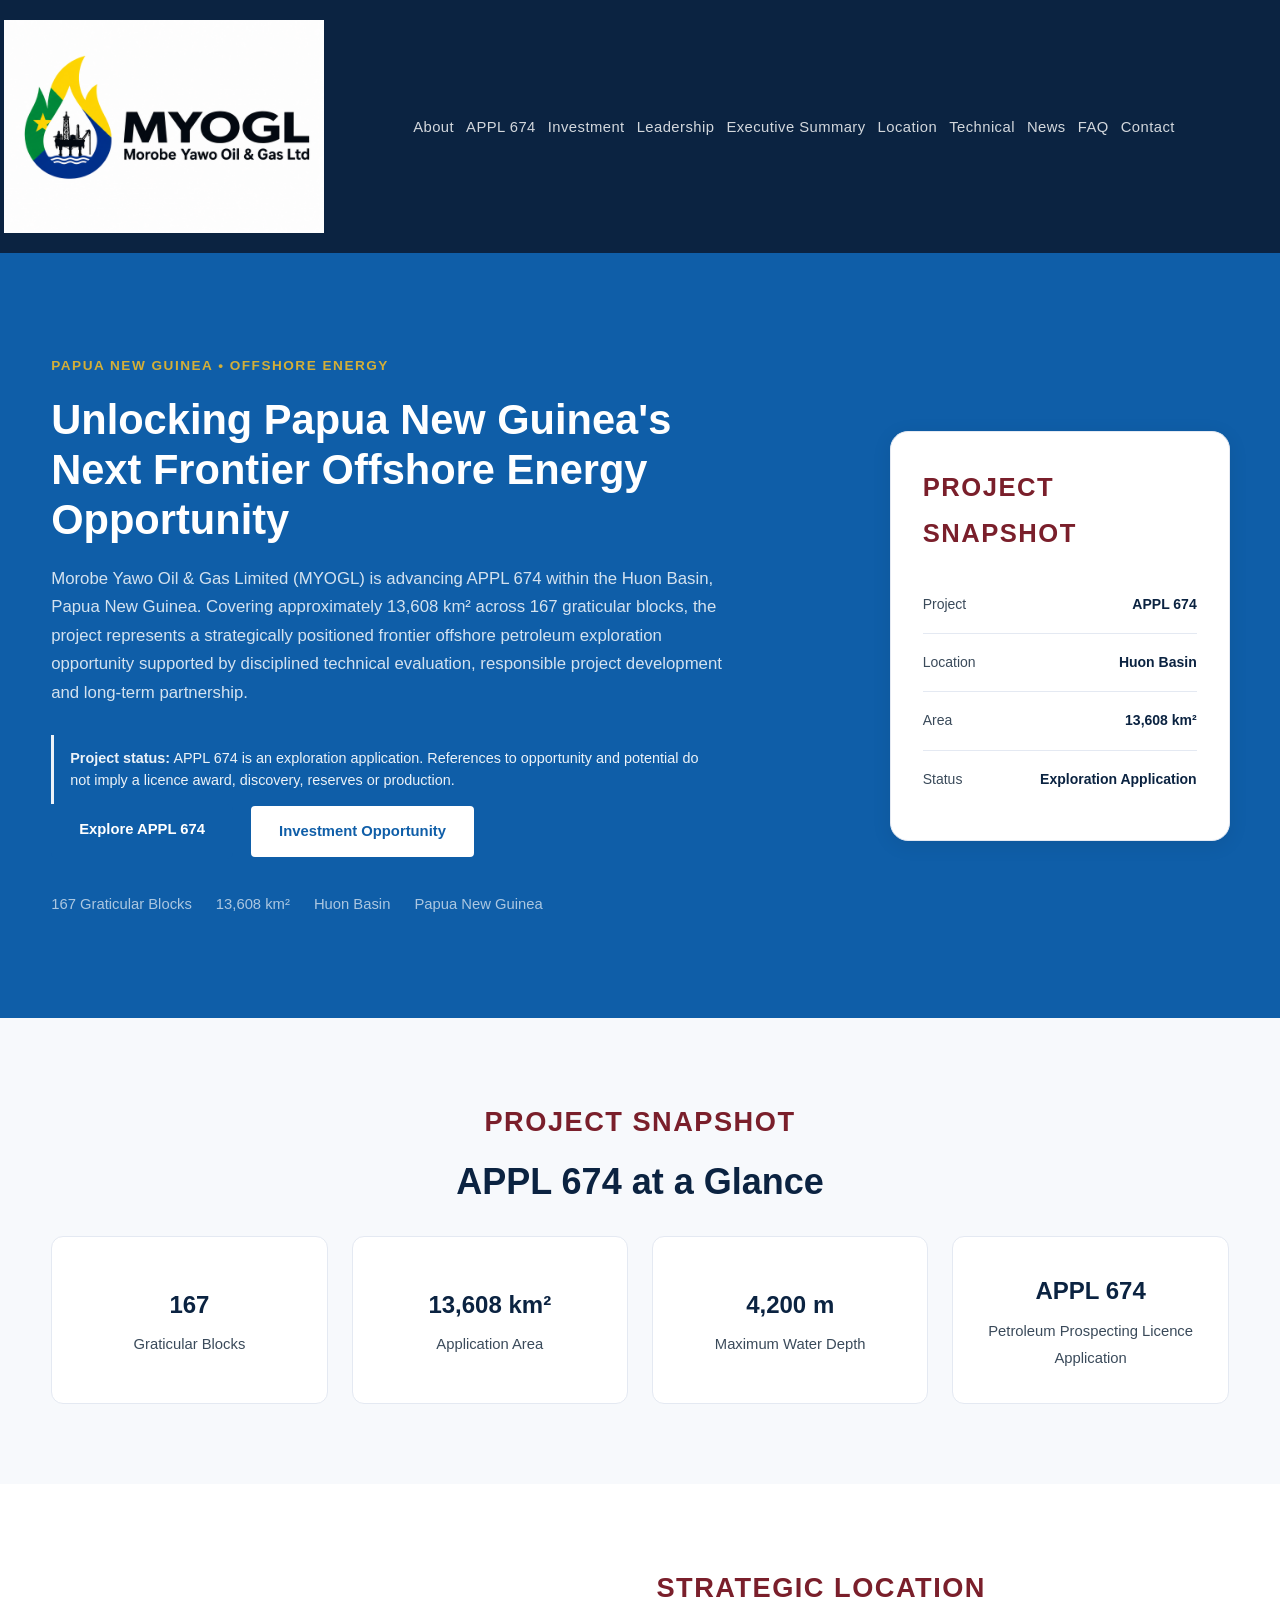
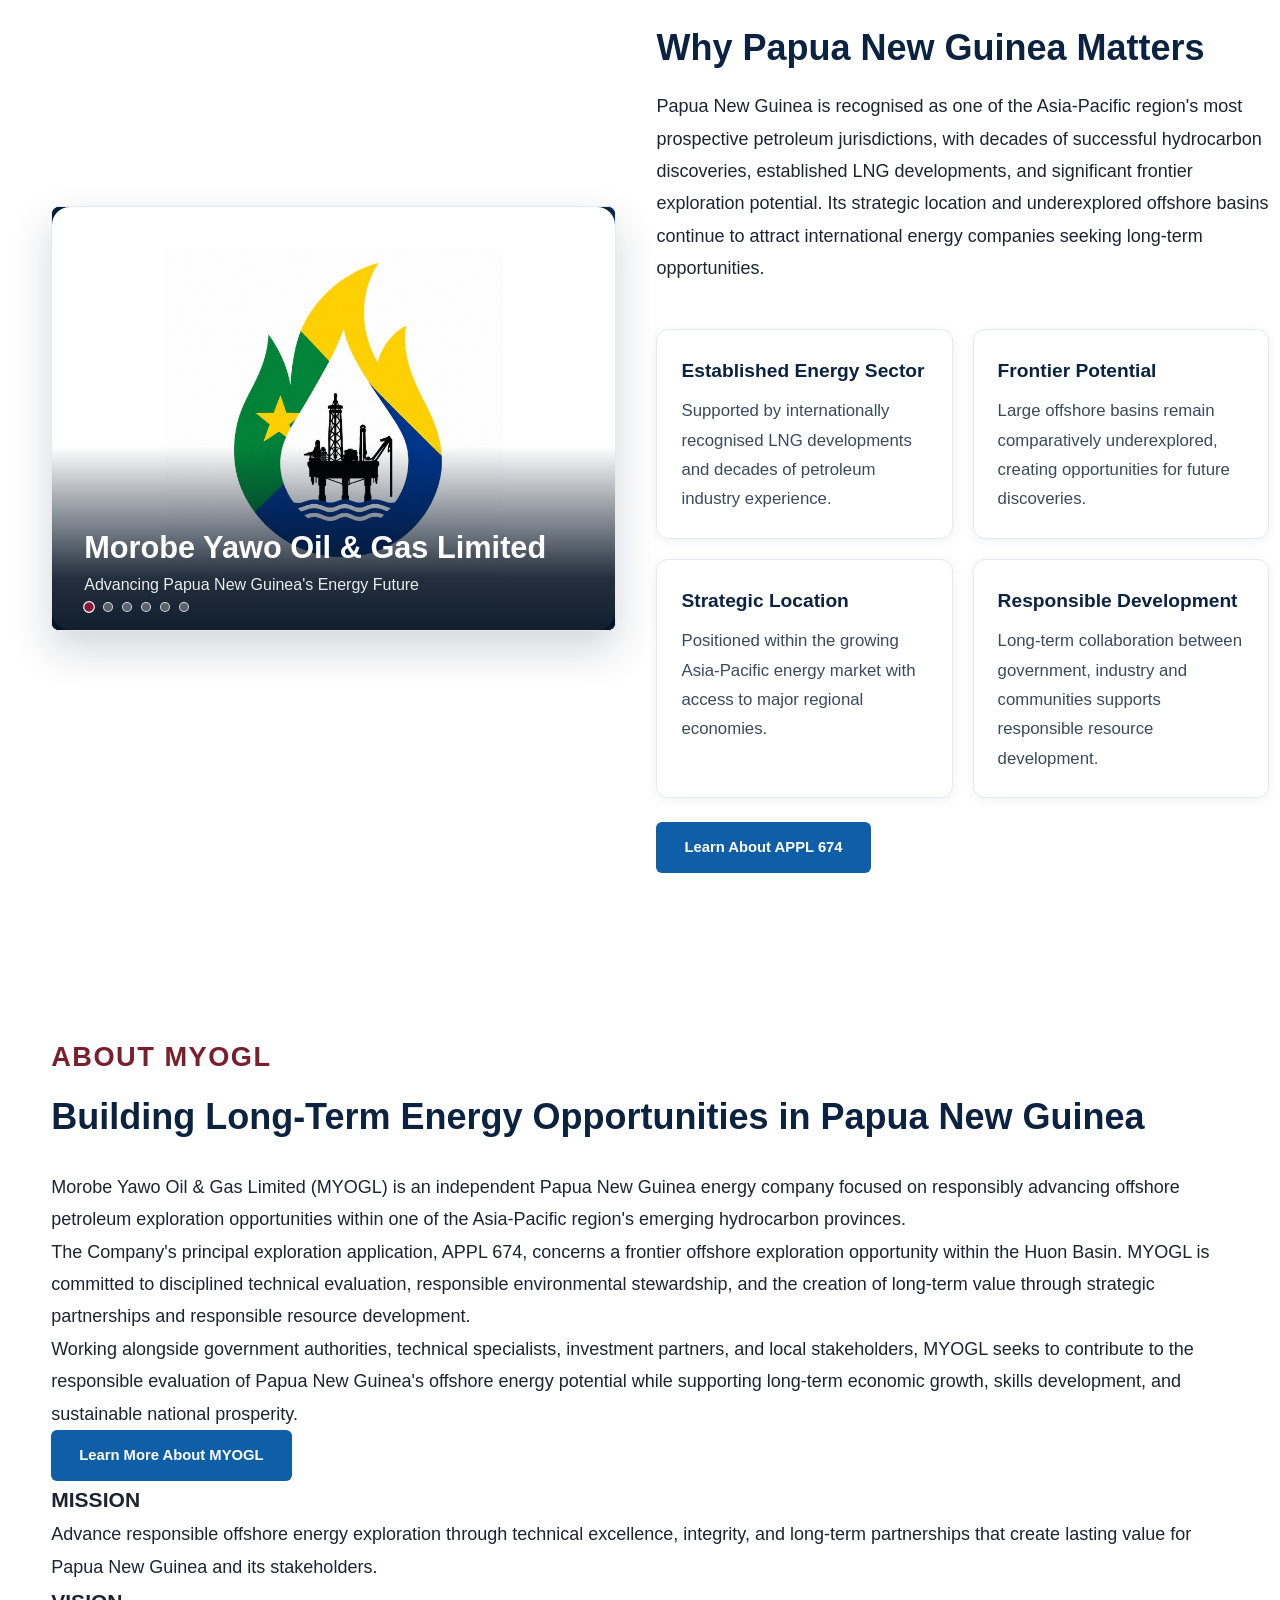
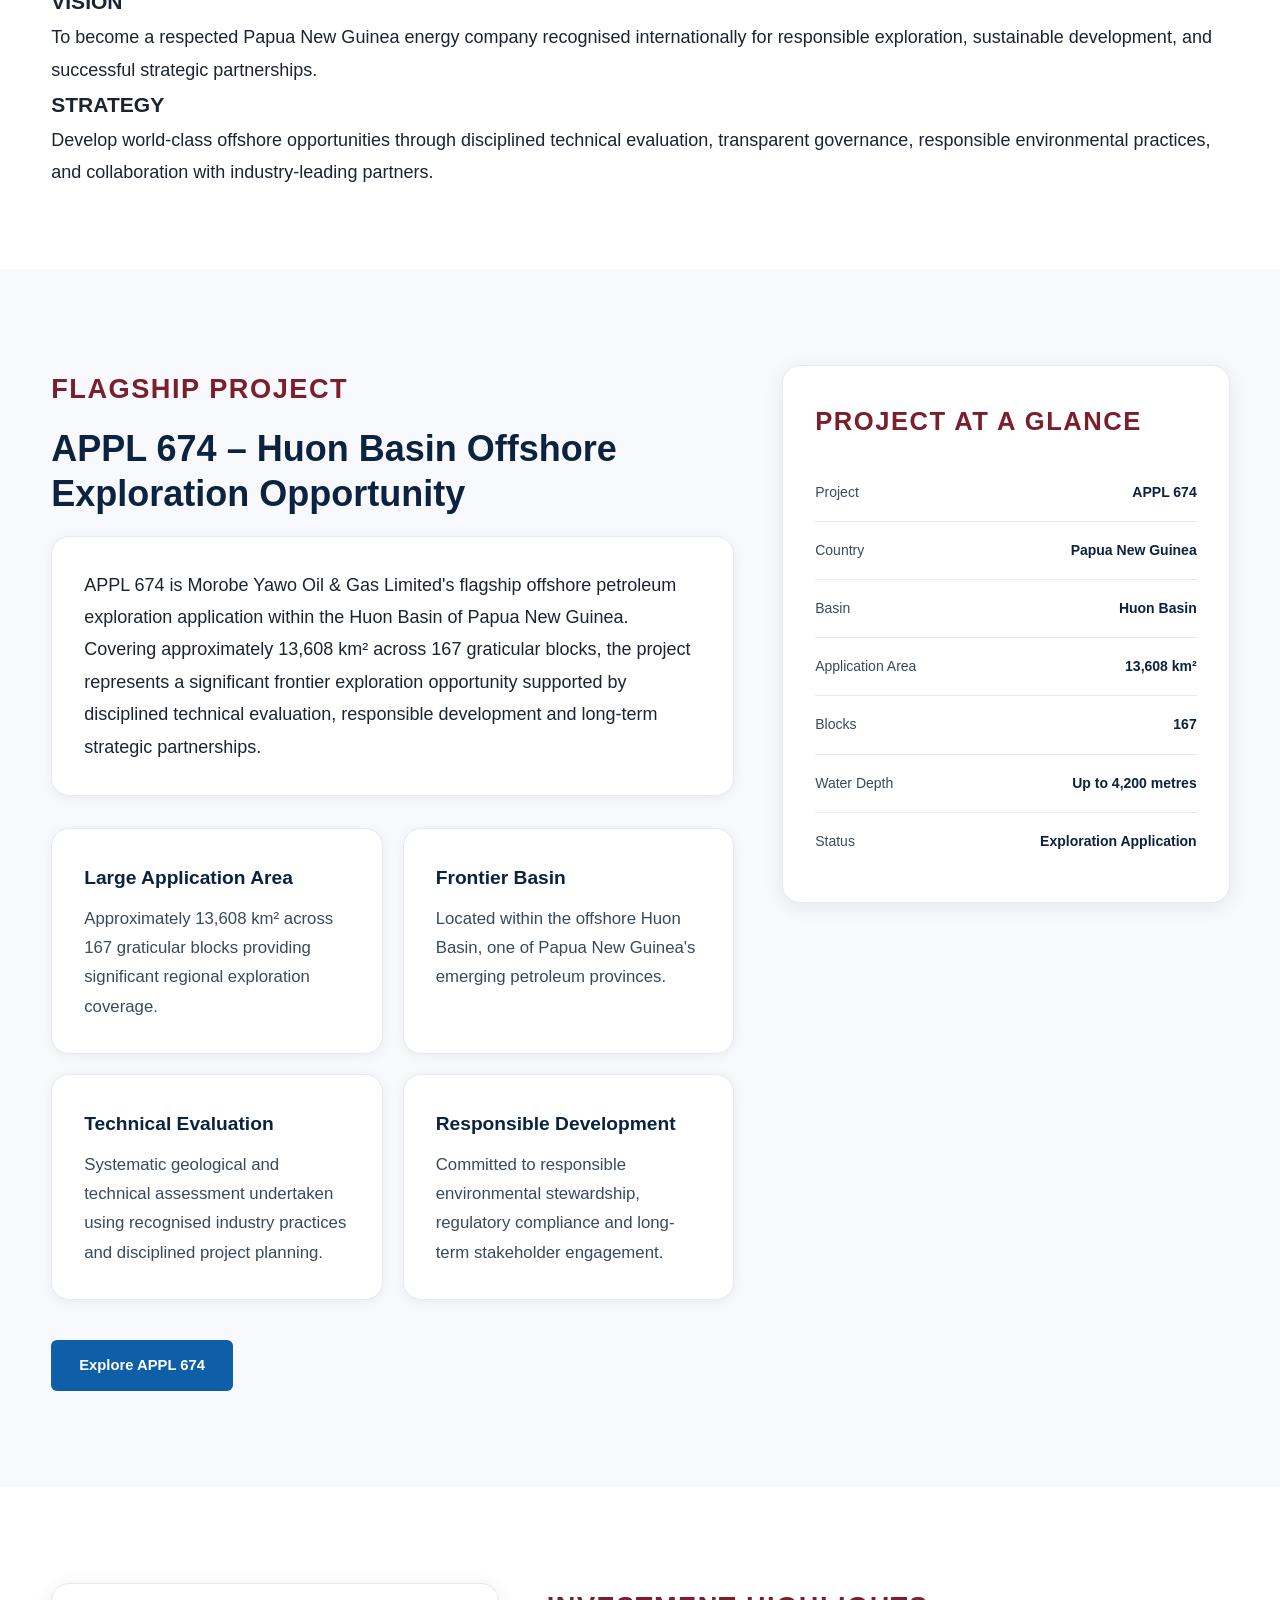
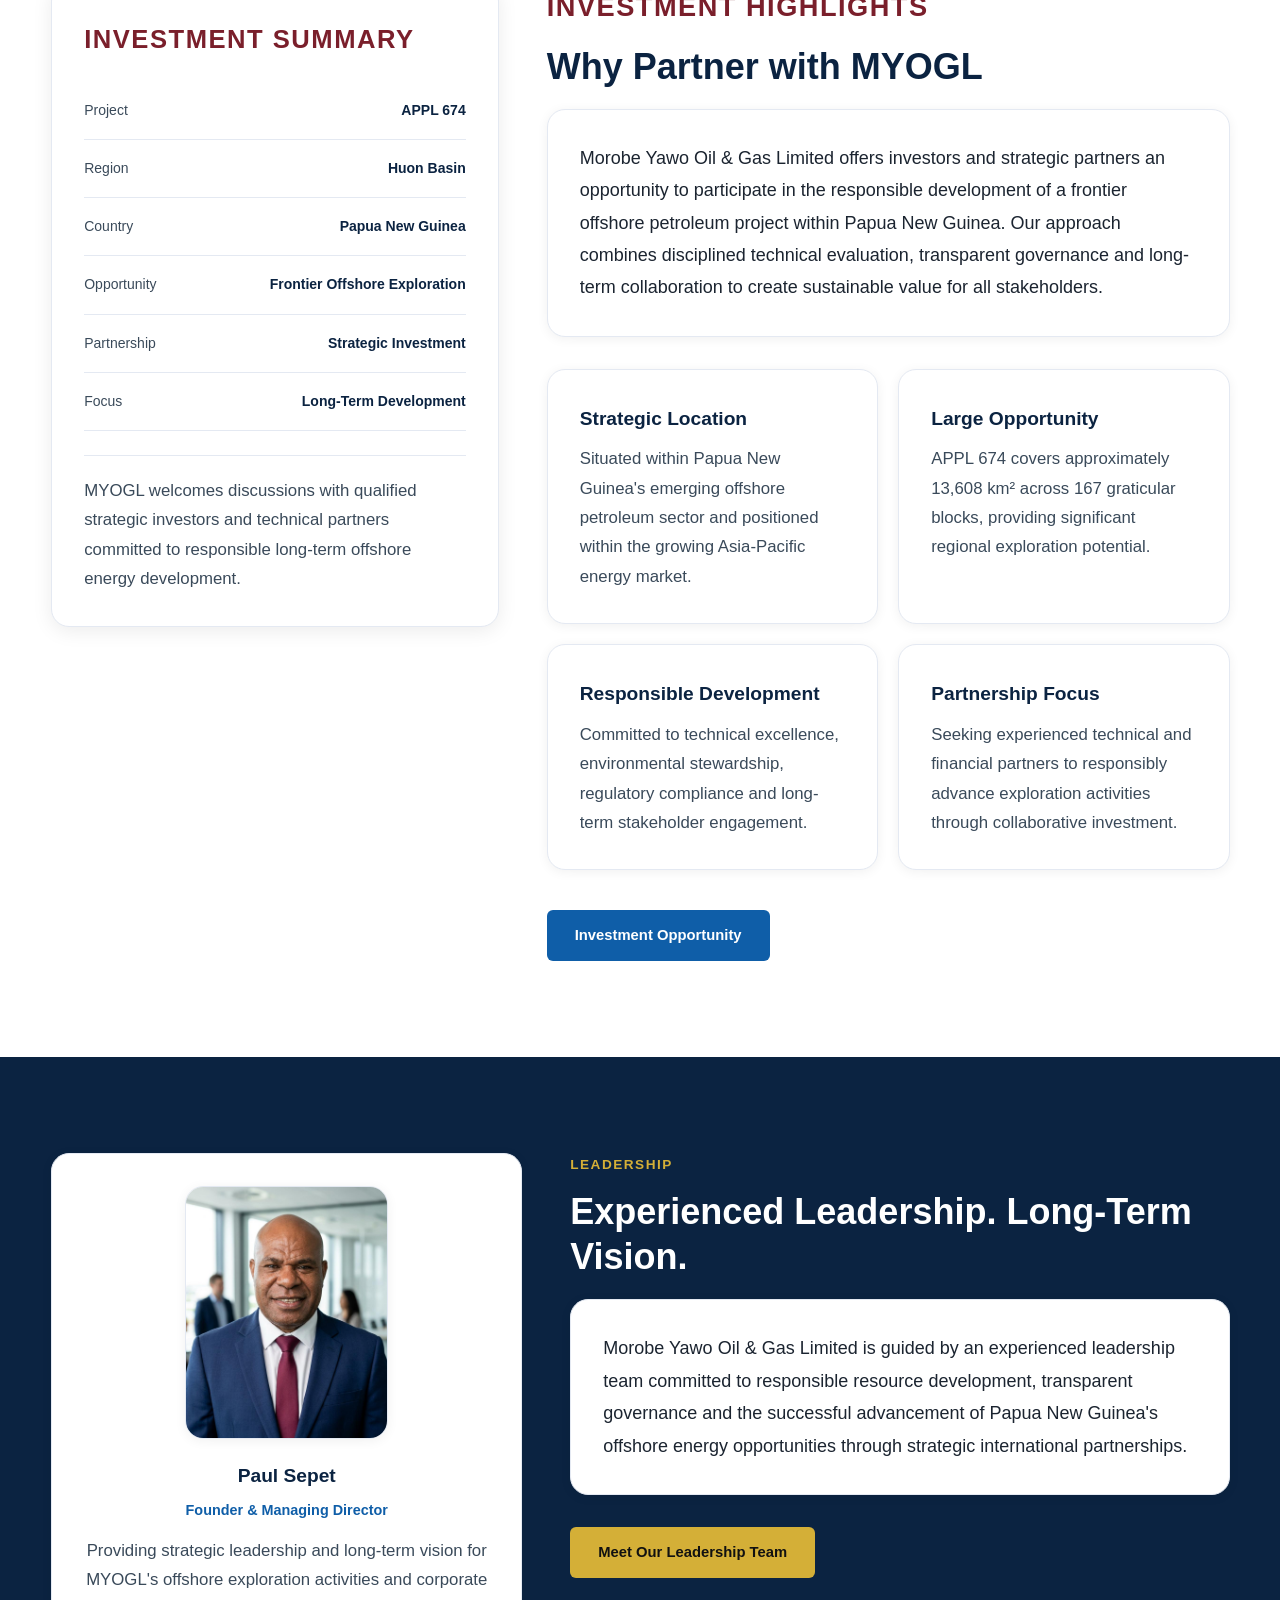
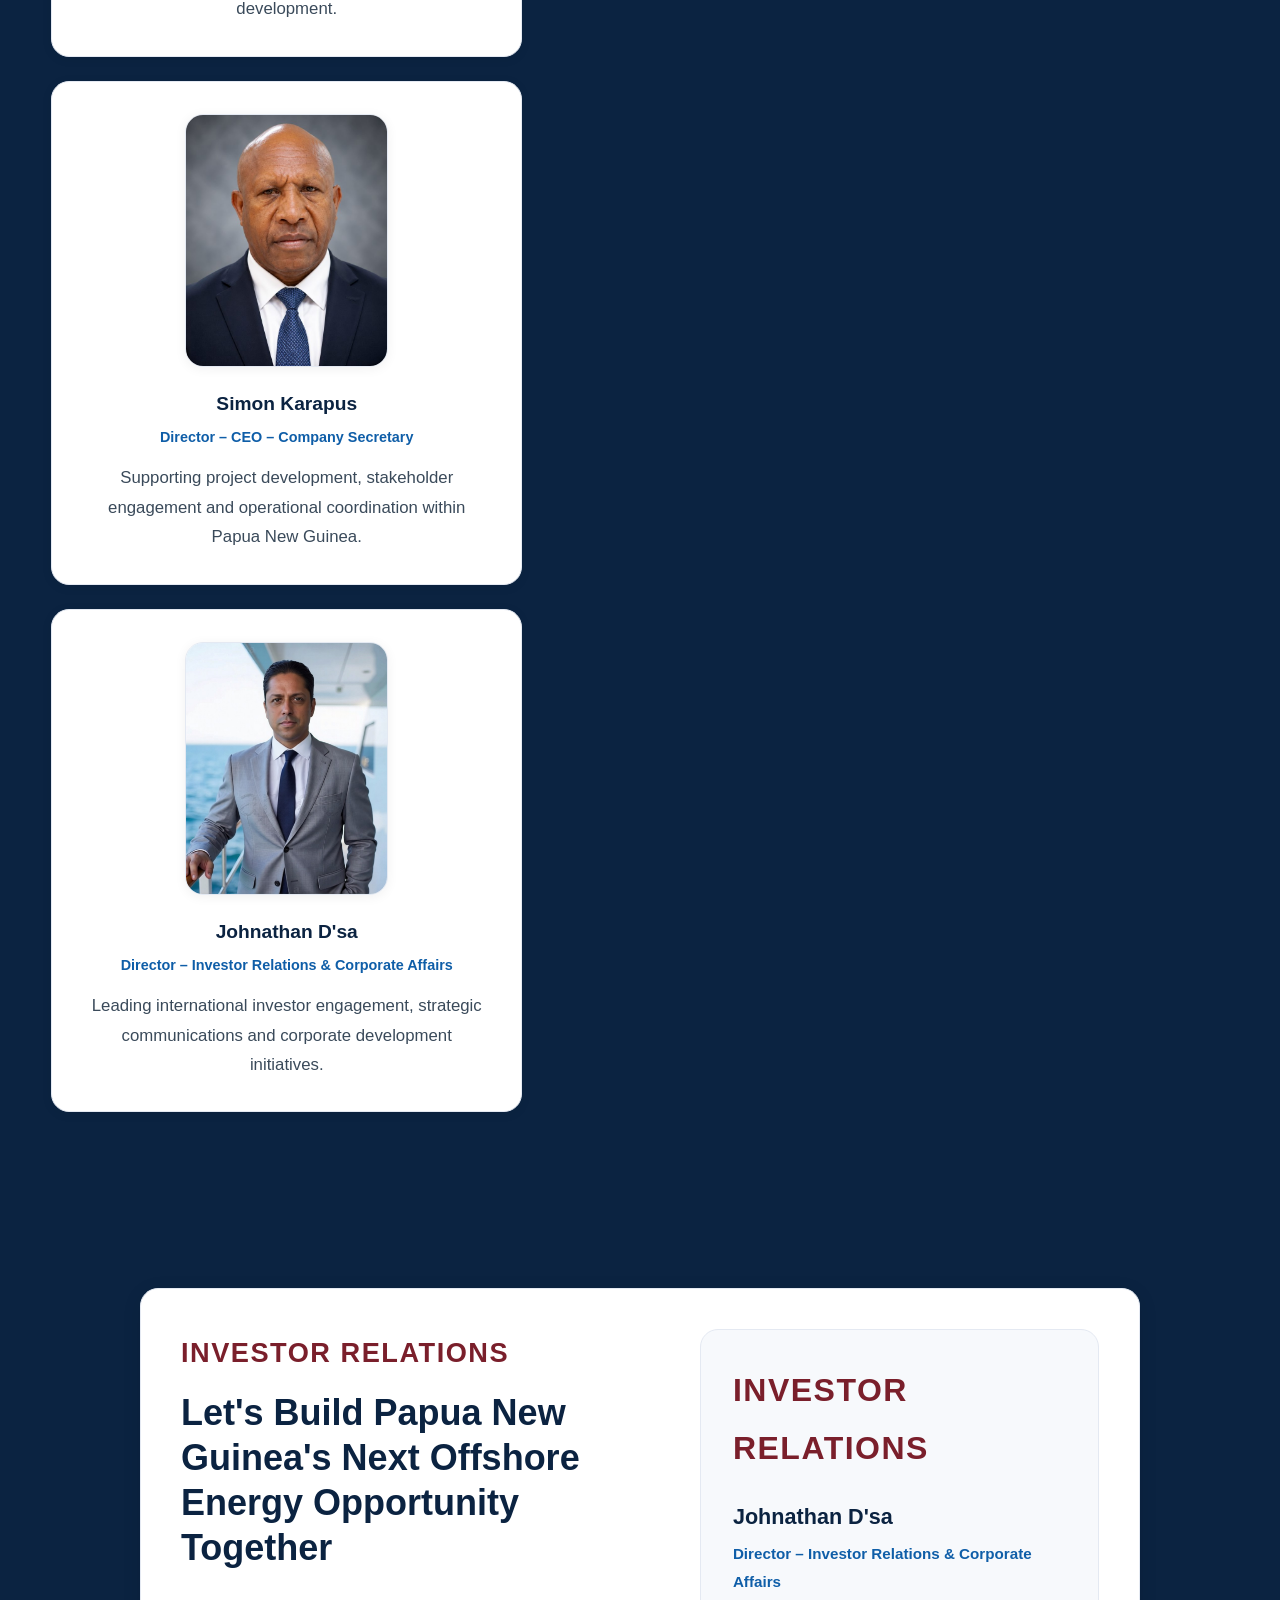
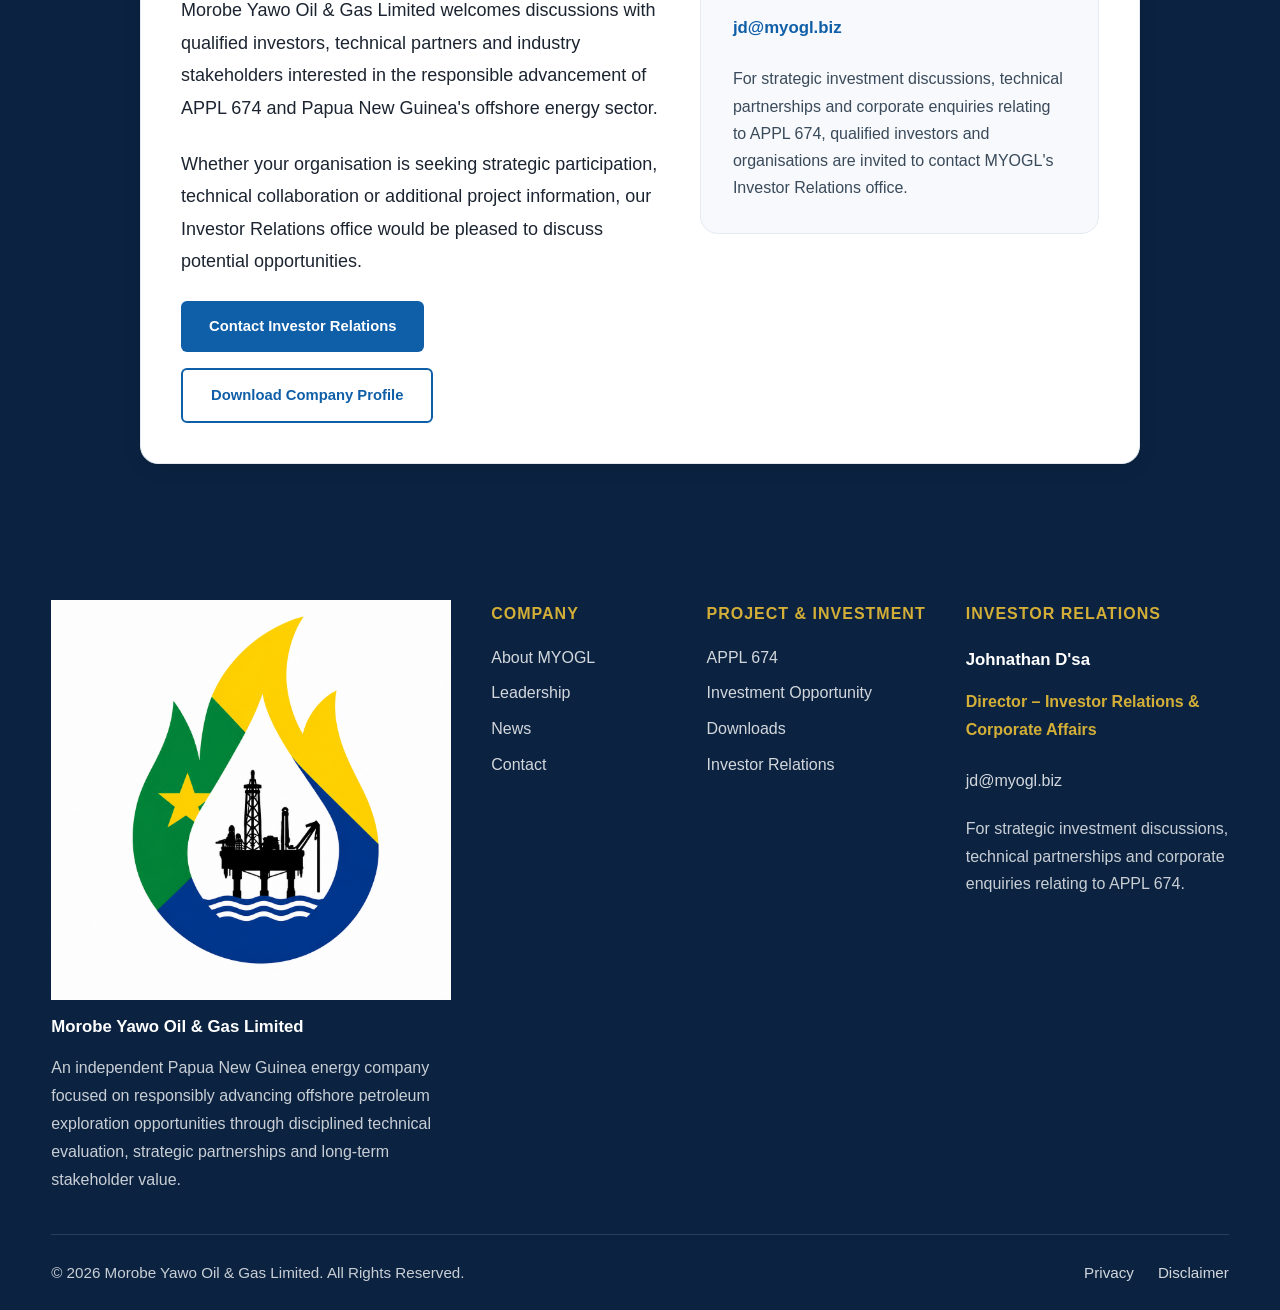
<file: index.html>
<!DOCTYPE html>
<html lang="en">
<head>
<meta charset="UTF-8">
<meta name="viewport" content="width=device-width,initial-scale=1.0">
<title>Morobe Yawo Oil &amp; Gas Limited | MYOGL</title>
<meta name="description" content="Morobe Yawo Oil &amp; Gas Limited is an independent Papua New Guinea energy company focused on responsible offshore petroleum exploration opportunities and strategic partnerships.">
<link rel="icon" type="image/png" href="images/logos/icon.png">
<link rel="stylesheet" href="assets/css/style.css">
<link rel="stylesheet" href="assets/css/png-identity.css">
</head>
<body class="home-page">
<a class="skip-link" href="#main-content">Skip to main content</a>

<!-- Sticky Navigation -->
<div class="site-header">
<div class="container">
<div class="navbar">
<a class="brand" href="index.html" aria-label="MYOGL home"><img src="images/logos/header-logo.png" alt="MYOGL" class="brand-logo"></a>
<nav aria-label="Primary navigation">
<ul class="nav-links">
<li><a href="about.html">About</a></li>
<li><a href="appl674.html">APPL 674</a></li>
<li><a href="investment.html">Investment</a></li>
<li><a href="leadership.html">Leadership</a></li>
<li><a href="executive-summary.html">Executive Summary</a></li>
<li><a href="location.html">Location</a></li>
<li><a href="technical.html">Technical</a></li>
<li><a href="news.html">News</a></li>
<li><a href="faq.html">FAQ</a></li>
<li><a href="contact.html">Contact</a></li>
</ul>
</nav>
</div>
</div>
</div>

<main id="main-content">

<!-- Hero -->
<header class="hero">
<div class="container">
<div class="hero-layout">
<div class="hero-content">
<p class="section-label">PAPUA NEW GUINEA &bull; OFFSHORE ENERGY</p>
<h1>Unlocking Papua New Guinea's Next Frontier Offshore Energy Opportunity</h1>
<p class="lead">Morobe Yawo Oil & Gas Limited (MYOGL) is advancing APPL 674 within the Huon Basin, Papua New Guinea. Covering approximately 13,608 km&sup2; across 167 graticular blocks, the project represents a strategically positioned frontier offshore petroleum exploration opportunity supported by disciplined technical evaluation, responsible project development and long-term partnership.</p>
<p class="hero-status-note"><strong>Project status:</strong> APPL 674 is an exploration application. References to opportunity and potential do not imply a licence award, discovery, reserves or production.</p>
<div class="hero-actions">
<a class="button" href="appl674.html">Explore APPL 674</a>
<a class="button-secondary" href="investment.html">Investment Opportunity</a>
</div>
<ul class="hero-tags">
<li>167 Graticular Blocks</li>
<li>13,608 km&sup2;</li>
<li>Huon Basin</li>
<li>Papua New Guinea</li>
</ul>
</div>
<aside class="hero-panel">
<div class="snapshot-card">
<h3 class="snapshot-heading">PROJECT SNAPSHOT</h3>
<div class="snapshot-row">
<span class="snapshot-key">Project</span>
<span class="snapshot-value">APPL 674</span>
</div>
<div class="snapshot-row">
<span class="snapshot-key">Location</span>
<span class="snapshot-value">Huon Basin</span>
</div>
<div class="snapshot-row">
<span class="snapshot-key">Area</span>
<span class="snapshot-value">13,608 km&sup2;</span>
</div>
<div class="snapshot-row">
<span class="snapshot-key">Status</span>
<span class="snapshot-value">Exploration Application</span>
</div>
</div>
</aside>
</div>
</div>
</header>

<!-- Project Snapshot -->
<section class="stats-section">
<div class="container">
<p class="section-label">PROJECT SNAPSHOT</p>
<h2>APPL 674 at a Glance</h2>
<div class="stats-grid">
<article class="stat-card">
<p class="stat-value">167</p>
<p class="stat-label">Graticular Blocks</p>
</article>
<article class="stat-card">
<p class="stat-value">13,608 km&sup2;</p>
<p class="stat-label">Application Area</p>
</article>
<article class="stat-card">
<p class="stat-value">4,200 m</p>
<p class="stat-label">Maximum Water Depth</p>
</article>
<article class="stat-card">
<p class="stat-value">APPL 674</p>
<p class="stat-label">Petroleum Prospecting Licence Application</p>
</article>
</div>
</div>
</section>

<!-- Why Papua New Guinea -->
<section class="why-png-section">
<div class="container">
<div class="why-png-layout">
<figure class="why-png-image png-identity-carousel" data-png-identity-carousel aria-label="Papua New Guinea identity carousel">
<div class="png-identity-slides">
<div class="png-identity-slide is-active" data-slide-index="0">
<img src="images/logos/corporate-logo.png" alt="Morobe Yawo Oil & Gas Limited corporate logo" class="png-identity-image png-identity-image-contain" loading="eager" decoding="async">
<div class="png-identity-caption">
<span class="png-identity-title">Morobe Yawo Oil &amp; Gas Limited</span>
<span class="png-identity-text">Advancing Papua New Guinea's Energy Future</span>
</div>
</div>
<div class="png-identity-slide" data-slide-index="1">
<img src="images/png-identity/png-flag.webp" alt="National flag of Papua New Guinea" class="png-identity-image png-identity-image-fill png-identity-image-flag" loading="lazy" decoding="async">
<div class="png-identity-caption">
<span class="png-identity-title">Papua New Guinea</span>
<span class="png-identity-text">A nation of opportunity and resources</span>
</div>
</div>
<div class="png-identity-slide" data-slide-index="2">
<img src="images/png-identity/png-map.svg" alt="Map showing Papua New Guinea's location in the Asia-Pacific region" class="png-identity-image png-identity-image-fill png-identity-image-map" loading="lazy" decoding="async">
<div class="png-identity-caption">
<span class="png-identity-title">Strategic Location</span>
<span class="png-identity-text">Positioned within the Asia-Pacific region</span>
</div>
</div>
<div class="png-identity-slide" data-slide-index="3">
<img src="images/png-identity/highlands.jpg" alt="Papua New Guinea highlands landscape" class="png-identity-image png-identity-image-cover" loading="lazy" decoding="async">
<div class="png-identity-caption">
<span class="png-identity-title">The Highlands</span>
<span class="png-identity-text">A country of extraordinary landscapes and potential</span>
</div>
</div>
<div class="png-identity-slide" data-slide-index="4">
<img src="images/png-identity/morobe-lae-port.jpg" alt="Morobe Province and Lae port infrastructure" class="png-identity-image png-identity-image-cover" loading="lazy" decoding="async">
<div class="png-identity-caption">
<span class="png-identity-title">Morobe Province</span>
<span class="png-identity-text">Gateway to growth and investment</span>
</div>
</div>
<div class="png-identity-slide" data-slide-index="5">
<img src="images/png-identity/sepik-blue-orchid.jpg" alt="Sepik blue orchid representing Papua New Guinea's natural heritage" class="png-identity-image png-identity-image-cover" loading="lazy" decoding="async">
<div class="png-identity-caption">
<span class="png-identity-title">Natural Heritage</span>
<span class="png-identity-text">Celebrating Papua New Guinea's unique natural heritage</span>
</div>
</div>
</div>
<div class="png-identity-indicators" aria-label="Select Papua New Guinea identity slide">
<button type="button" class="png-identity-indicator is-active" aria-label="Show Morobe Yawo Oil & Gas Limited slide" aria-current="true" data-slide-to="0"></button>
<button type="button" class="png-identity-indicator" aria-label="Show Papua New Guinea slide" data-slide-to="1"></button>
<button type="button" class="png-identity-indicator" aria-label="Show Strategic Location slide" data-slide-to="2"></button>
<button type="button" class="png-identity-indicator" aria-label="Show The Highlands slide" data-slide-to="3"></button>
<button type="button" class="png-identity-indicator" aria-label="Show Morobe Province slide" data-slide-to="4"></button>
<button type="button" class="png-identity-indicator" aria-label="Show Natural Heritage slide" data-slide-to="5"></button>
</div>
</figure>
<div class="why-png-content">
<p class="section-label">STRATEGIC LOCATION</p>
<h2>Why Papua New Guinea Matters</h2>
<p>Papua New Guinea is recognised as one of the Asia-Pacific region's most prospective petroleum jurisdictions, with decades of successful hydrocarbon discoveries, established LNG developments, and significant frontier exploration potential. Its strategic location and underexplored offshore basins continue to attract international energy companies seeking long-term opportunities.</p>
<div class="why-png-grid">
<div class="why-png-card">
<h3>Established Energy Sector</h3>
<p>Supported by internationally recognised LNG developments and decades of petroleum industry experience.</p>
</div>
<div class="why-png-card">
<h3>Frontier Potential</h3>
<p>Large offshore basins remain comparatively underexplored, creating opportunities for future discoveries.</p>
</div>
<div class="why-png-card">
<h3>Strategic Location</h3>
<p>Positioned within the growing Asia-Pacific energy market with access to major regional economies.</p>
</div>
<div class="why-png-card">
<h3>Responsible Development</h3>
<p>Long-term collaboration between government, industry and communities supports responsible resource development.</p>
</div>
</div>
<a class="button" href="appl674.html">Learn About APPL 674</a>
</div>
</div>
</div>
</section>

<!-- About MYOGL -->
<section class="about-section">
<div class="container">
<div class="about-layout">
<div class="about-text-col">
<p class="section-label">ABOUT MYOGL</p>
<h2>Building Long-Term Energy Opportunities in Papua New Guinea</h2>
<p>Morobe Yawo Oil & Gas Limited (MYOGL) is an independent Papua New Guinea energy company focused on responsibly advancing offshore petroleum exploration opportunities within one of the Asia-Pacific region's emerging hydrocarbon provinces.</p>
<p>The Company's principal exploration application, APPL 674, concerns a frontier offshore exploration opportunity within the Huon Basin. MYOGL is committed to disciplined technical evaluation, responsible environmental stewardship, and the creation of long-term value through strategic partnerships and responsible resource development.</p>
<p>Working alongside government authorities, technical specialists, investment partners, and local stakeholders, MYOGL seeks to contribute to the responsible evaluation of Papua New Guinea's offshore energy potential while supporting long-term economic growth, skills development, and sustainable national prosperity.</p>
<a class="button" href="about.html">Learn More About MYOGL</a>
</div>
<div class="about-cards-col">
<div class="about-card">
<h3>MISSION</h3>
<p>Advance responsible offshore energy exploration through technical excellence, integrity, and long-term partnerships that create lasting value for Papua New Guinea and its stakeholders.</p>
</div>
<div class="about-card">
<h3>VISION</h3>
<p>To become a respected Papua New Guinea energy company recognised internationally for responsible exploration, sustainable development, and successful strategic partnerships.</p>
</div>
<div class="about-card">
<h3>STRATEGY</h3>
<p>Develop world-class offshore opportunities through disciplined technical evaluation, transparent governance, responsible environmental practices, and collaboration with industry-leading partners.</p>
</div>
</div>
</div>
</div>
</section>

<!-- APPL 674 Overview -->
<section class="project-section">
<div class="container">
<div class="project-layout">
<div class="project-content-col">
<p class="section-label">FLAGSHIP PROJECT</p>
<h2>APPL 674 – Huon Basin Offshore Exploration Opportunity</h2>
<div class="project-intro-card">
<p>APPL 674 is Morobe Yawo Oil & Gas Limited's flagship offshore petroleum exploration application within the Huon Basin of Papua New Guinea. Covering approximately 13,608 km&sup2; across 167 graticular blocks, the project represents a significant frontier exploration opportunity supported by disciplined technical evaluation, responsible development and long-term strategic partnerships.</p>
</div>
<div class="project-panels">
<div class="project-panel">
<h3>Large Application Area</h3>
<p>Approximately 13,608 km&sup2; across 167 graticular blocks providing significant regional exploration coverage.</p>
</div>
<div class="project-panel">
<h3>Frontier Basin</h3>
<p>Located within the offshore Huon Basin, one of Papua New Guinea's emerging petroleum provinces.</p>
</div>
<div class="project-panel">
<h3>Technical Evaluation</h3>
<p>Systematic geological and technical assessment undertaken using recognised industry practices and disciplined project planning.</p>
</div>
<div class="project-panel">
<h3>Responsible Development</h3>
<p>Committed to responsible environmental stewardship, regulatory compliance and long-term stakeholder engagement.</p>
</div>
</div>
<a class="button" href="appl674.html">Explore APPL 674</a>
</div>
<aside class="project-info-col">
<div class="snapshot-card">
<h3 class="snapshot-heading">PROJECT AT A GLANCE</h3>
<div class="snapshot-row">
<span class="snapshot-key">Project</span>
<span class="snapshot-value">APPL 674</span>
</div>
<div class="snapshot-row">
<span class="snapshot-key">Country</span>
<span class="snapshot-value">Papua New Guinea</span>
</div>
<div class="snapshot-row">
<span class="snapshot-key">Basin</span>
<span class="snapshot-value">Huon Basin</span>
</div>
<div class="snapshot-row">
<span class="snapshot-key">Application Area</span>
<span class="snapshot-value">13,608 km&sup2;</span>
</div>
<div class="snapshot-row">
<span class="snapshot-key">Blocks</span>
<span class="snapshot-value">167</span>
</div>
<div class="snapshot-row">
<span class="snapshot-key">Water Depth</span>
<span class="snapshot-value">Up to 4,200 metres</span>
</div>
<div class="snapshot-row">
<span class="snapshot-key">Status</span>
<span class="snapshot-value">Exploration Application</span>
</div>
</div>
</aside>
</div>
</div>
</section>

<!-- Investment Highlights -->
<section class="invest-section">
<div class="container">
<div class="invest-layout">
<aside class="invest-info-col">
<div class="snapshot-card">
<h3 class="snapshot-heading">INVESTMENT SUMMARY</h3>
<div class="snapshot-row">
<span class="snapshot-key">Project</span>
<span class="snapshot-value">APPL 674</span>
</div>
<div class="snapshot-row">
<span class="snapshot-key">Region</span>
<span class="snapshot-value">Huon Basin</span>
</div>
<div class="snapshot-row">
<span class="snapshot-key">Country</span>
<span class="snapshot-value">Papua New Guinea</span>
</div>
<div class="snapshot-row">
<span class="snapshot-key">Opportunity</span>
<span class="snapshot-value">Frontier Offshore Exploration</span>
</div>
<div class="snapshot-row">
<span class="snapshot-key">Partnership</span>
<span class="snapshot-value">Strategic Investment</span>
</div>
<div class="snapshot-row">
<span class="snapshot-key">Focus</span>
<span class="snapshot-value">Long-Term Development</span>
</div>
<div class="invest-summary-note">
<p>MYOGL welcomes discussions with qualified strategic investors and technical partners committed to responsible long-term offshore energy development.</p>
</div>
</div>
</aside>
<div class="invest-content-col">
<p class="section-label">INVESTMENT HIGHLIGHTS</p>
<h2>Why Partner with MYOGL</h2>
<div class="invest-intro-card">
<p>Morobe Yawo Oil & Gas Limited offers investors and strategic partners an opportunity to participate in the responsible development of a frontier offshore petroleum project within Papua New Guinea. Our approach combines disciplined technical evaluation, transparent governance and long-term collaboration to create sustainable value for all stakeholders.</p>
</div>
<div class="invest-panels">
<div class="invest-panel">
<h3>Strategic Location</h3>
<p>Situated within Papua New Guinea's emerging offshore petroleum sector and positioned within the growing Asia-Pacific energy market.</p>
</div>
<div class="invest-panel">
<h3>Large Opportunity</h3>
<p>APPL 674 covers approximately 13,608 km&sup2; across 167 graticular blocks, providing significant regional exploration potential.</p>
</div>
<div class="invest-panel">
<h3>Responsible Development</h3>
<p>Committed to technical excellence, environmental stewardship, regulatory compliance and long-term stakeholder engagement.</p>
</div>
<div class="invest-panel">
<h3>Partnership Focus</h3>
<p>Seeking experienced technical and financial partners to responsibly advance exploration activities through collaborative investment.</p>
</div>
</div>
<a class="button" href="investment.html">Investment Opportunity</a>
</div>
</div>
</div>
</section>

<!-- Leadership Preview -->
<section class="leadership-section">
<div class="container">
<div class="leadership-layout">
<div class="leadership-cards-col">
<div class="leadership-card">
<img src="images/leadership/paul-sepet.jpg" alt="Paul Sepet" class="leadership-photo" loading="lazy">
<h3>Paul Sepet</h3>
<p class="leadership-position">Founder & Managing Director</p>
<p>Providing strategic leadership and long-term vision for MYOGL's offshore exploration activities and corporate development.</p>
</div>
<div class="leadership-card">
<img src="images/leadership/simon-karapus.jpg" alt="Simon Karapus" class="leadership-photo" loading="lazy">
<h3>Simon Karapus</h3>
<p class="leadership-position">Director – CEO – Company Secretary</p>
<p>Supporting project development, stakeholder engagement and operational coordination within Papua New Guinea.</p>
</div>
<div class="leadership-card">
<img src="images/leadership/johnathan-dsa.jpg" alt="Johnathan D'sa" class="leadership-photo" loading="lazy">
<h3>Johnathan D'sa</h3>
<p class="leadership-position">Director – Investor Relations & Corporate Affairs</p>
<p>Leading international investor engagement, strategic communications and corporate development initiatives.</p>
</div>
</div>
<div class="leadership-content-col">
<p class="section-label">LEADERSHIP</p>
<h2>Experienced Leadership. Long-Term Vision.</h2>
<div class="leadership-intro-card">
<p>Morobe Yawo Oil & Gas Limited is guided by an experienced leadership team committed to responsible resource development, transparent governance and the successful advancement of Papua New Guinea's offshore energy opportunities through strategic international partnerships.</p>
</div>
<a class="button" href="leadership.html">Meet Our Leadership Team</a>
</div>
</div>
</div>
</section>

<!-- Investor Relations -->
<section class="ir-section">
<div class="container">
<div class="ir-panel">
<div class="ir-main">
<p class="section-label">INVESTOR RELATIONS</p>
<h2>Let's Build Papua New Guinea's Next Offshore Energy Opportunity Together</h2>
<p>Morobe Yawo Oil & Gas Limited welcomes discussions with qualified investors, technical partners and industry stakeholders interested in the responsible advancement of APPL 674 and Papua New Guinea's offshore energy sector.</p>
<p>Whether your organisation is seeking strategic participation, technical collaboration or additional project information, our Investor Relations office would be pleased to discuss potential opportunities.</p>
<div class="ir-actions">
<a class="button" href="contact.html">Contact Investor Relations</a>
<a class="button-secondary" href="downloads.html">Download Company Profile</a>
</div>
</div>
<div class="ir-contact">
<h3>Investor Relations</h3>
<p class="ir-contact-name">Johnathan D'sa</p>
<p class="ir-contact-position">Director – Investor Relations & Corporate Affairs</p>
<a class="ir-contact-email" href="mailto:jd@myogl.biz">jd@myogl.biz</a>
<p class="ir-contact-note">For strategic investment discussions, technical partnerships and corporate enquiries relating to APPL 674, qualified investors and organisations are invited to contact MYOGL's Investor Relations office.</p>
</div>
</div>
</div>
</section>

</main>

<!-- Footer -->
<footer class="site-footer">
<div class="container footer-grid">
<div>
<img src="images/logos/corporate-logo.png" alt="Morobe Yawo Oil & Gas Limited" class="footer-logo">
<p class="footer-company-name">Morobe Yawo Oil & Gas Limited</p>
<p class="footer-summary">An independent Papua New Guinea energy company focused on responsibly advancing offshore petroleum exploration opportunities through disciplined technical evaluation, strategic partnerships and long-term stakeholder value.</p>
</div>
<div>
<h3>Company</h3>
<div class="footer-nav">
<a href="about.html">About MYOGL</a>
<a href="leadership.html">Leadership</a>
<a href="news.html">News</a>
<a href="contact.html">Contact</a>
</div>
</div>
<div>
<h3>Project & Investment</h3>
<div class="footer-nav">
<a href="appl674.html">APPL 674</a>
<a href="investment.html">Investment Opportunity</a>
<a href="downloads.html">Downloads</a>
<a href="contact.html">Investor Relations</a>
</div>
</div>
<div>
<h3>Investor Relations</h3>
<div class="footer-nav">
<p class="footer-ir-name">Johnathan D'sa</p>
<p class="footer-ir-position">Director – Investor Relations & Corporate Affairs</p>
<a class="footer-ir-email" href="mailto:jd@myogl.biz">jd@myogl.biz</a>
<p class="footer-ir-note">For strategic investment discussions, technical partnerships and corporate enquiries relating to APPL 674.</p>
</div>
</div>
</div>
<div class="container footer-bottom">
<p>&copy; 2026 Morobe Yawo Oil & Gas Limited. All Rights Reserved.</p>
<div class="footer-bottom-links">
<a href="privacy.html">Privacy</a>
<a href="disclaimer.html">Disclaimer</a>
</div>
</div>
</footer>

<script src="assets/js/script.js"></script>
<script src="assets/js/png-identity.js"></script>
</body>
</html>
</file>
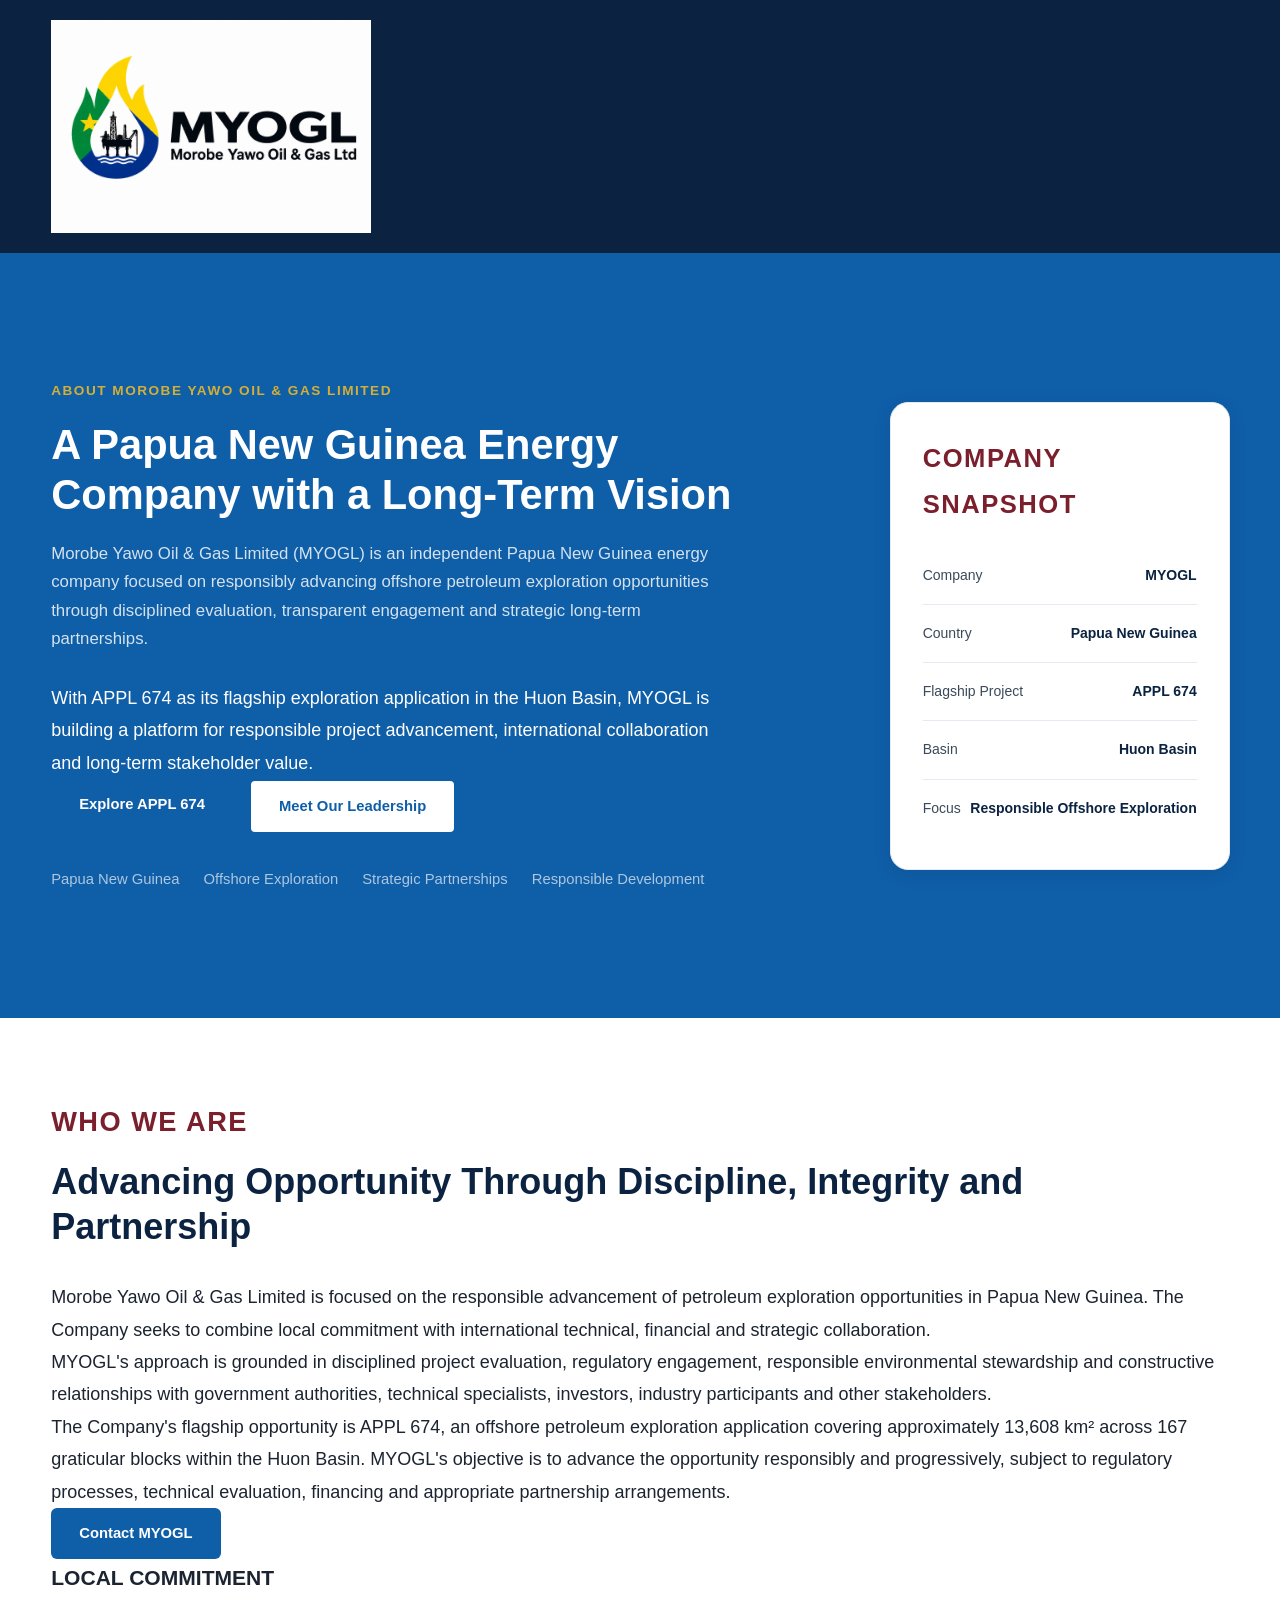
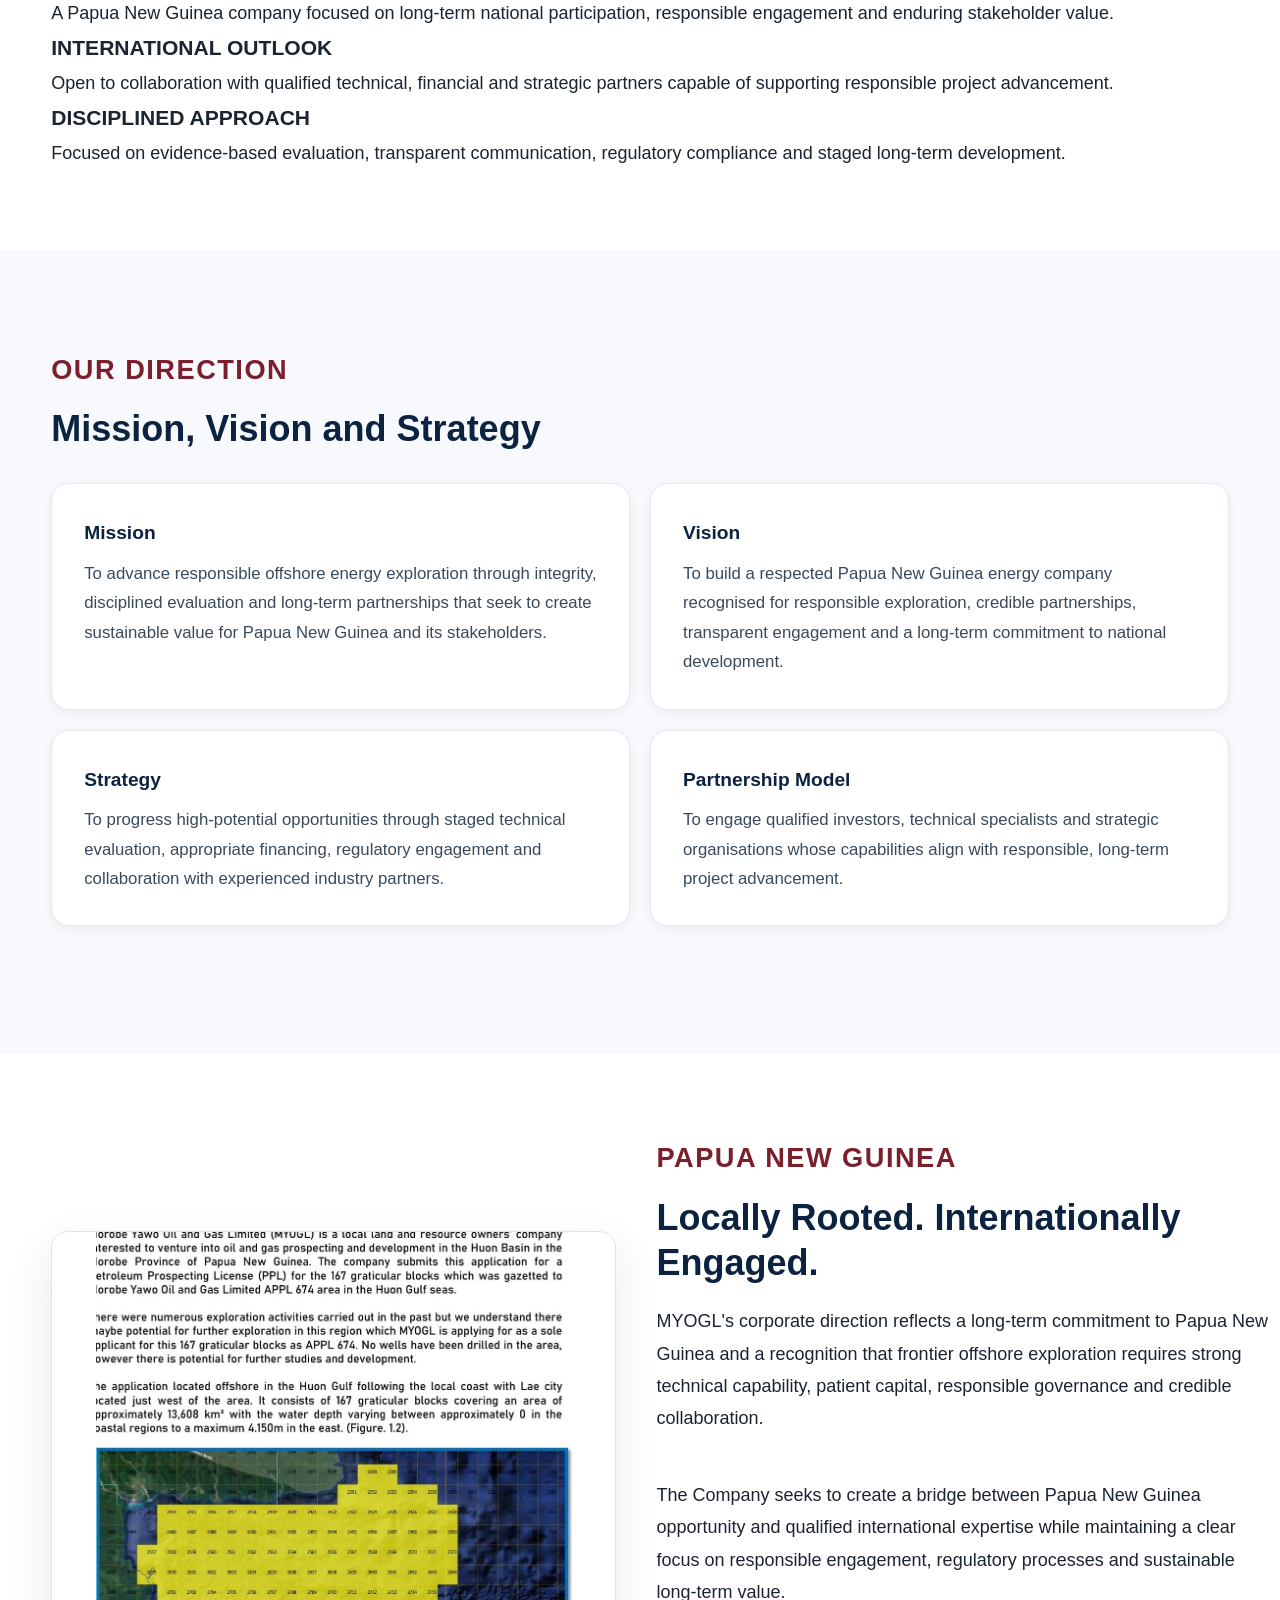
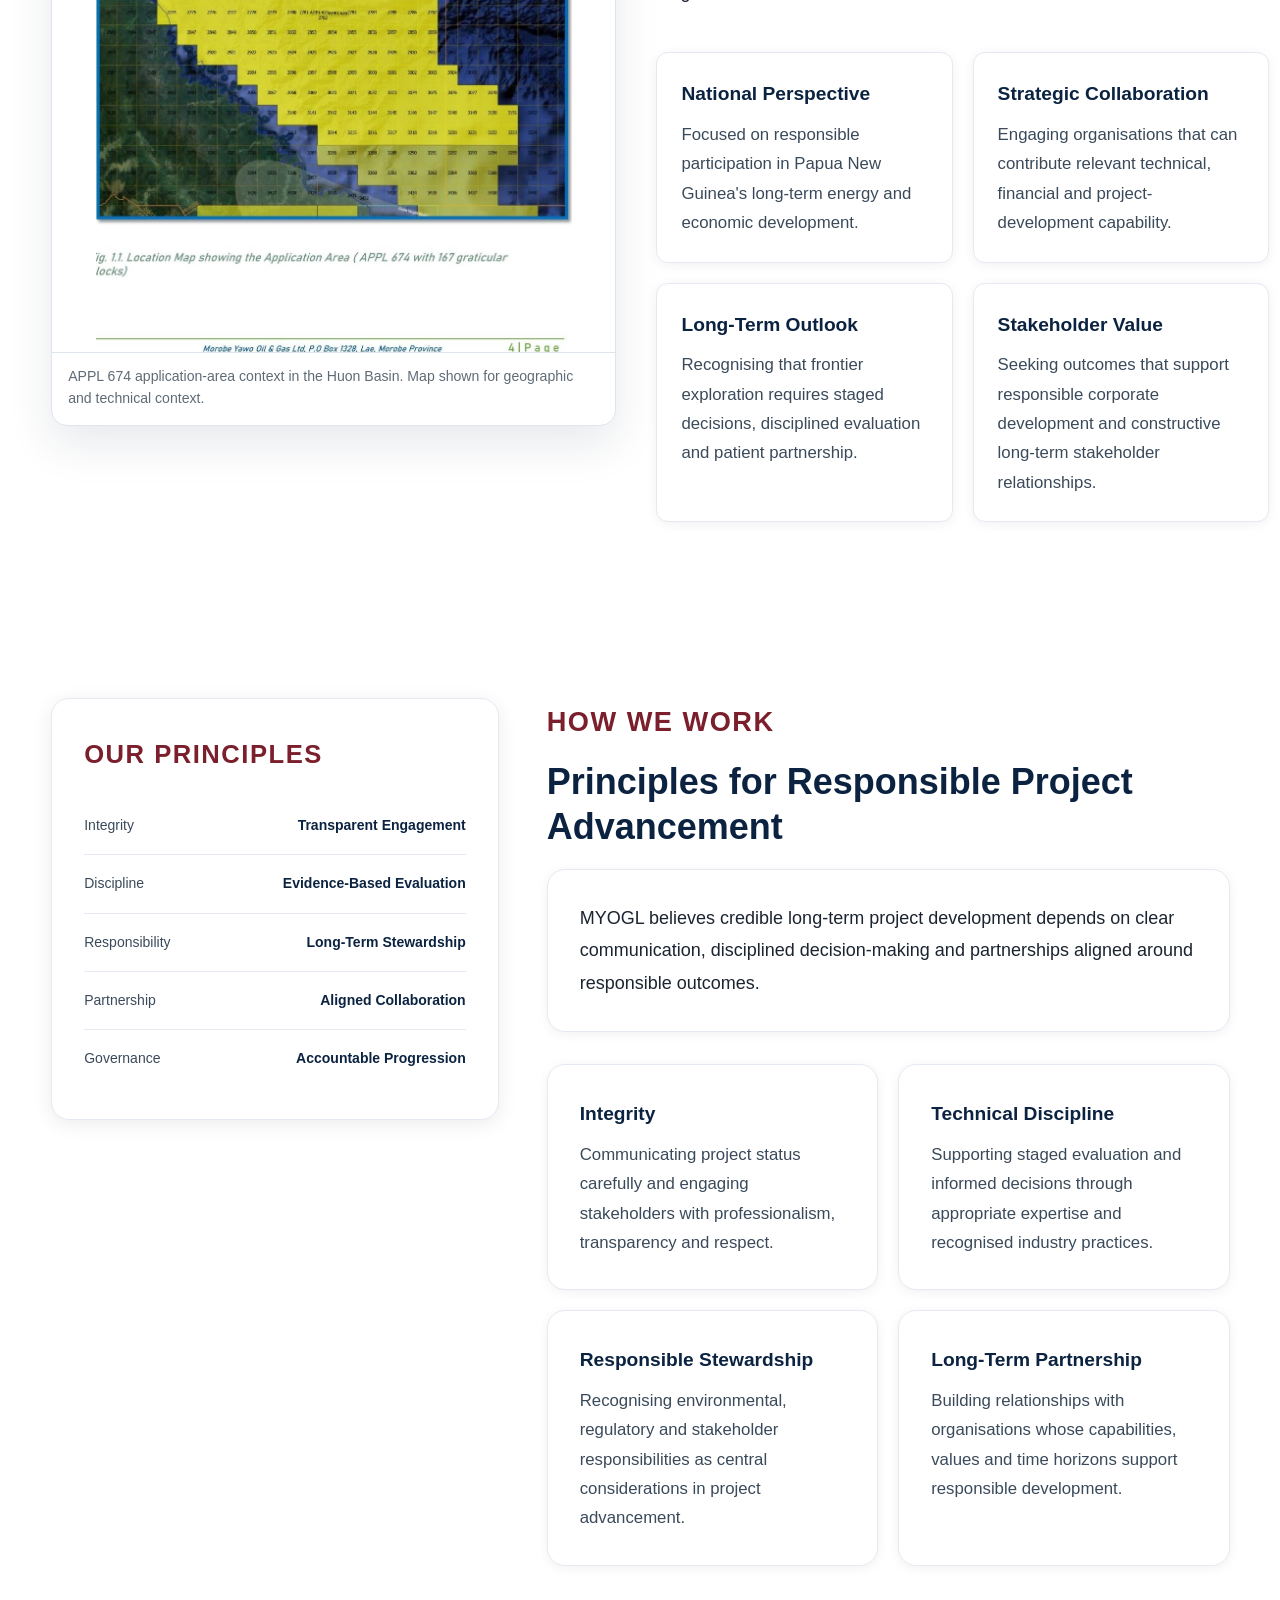
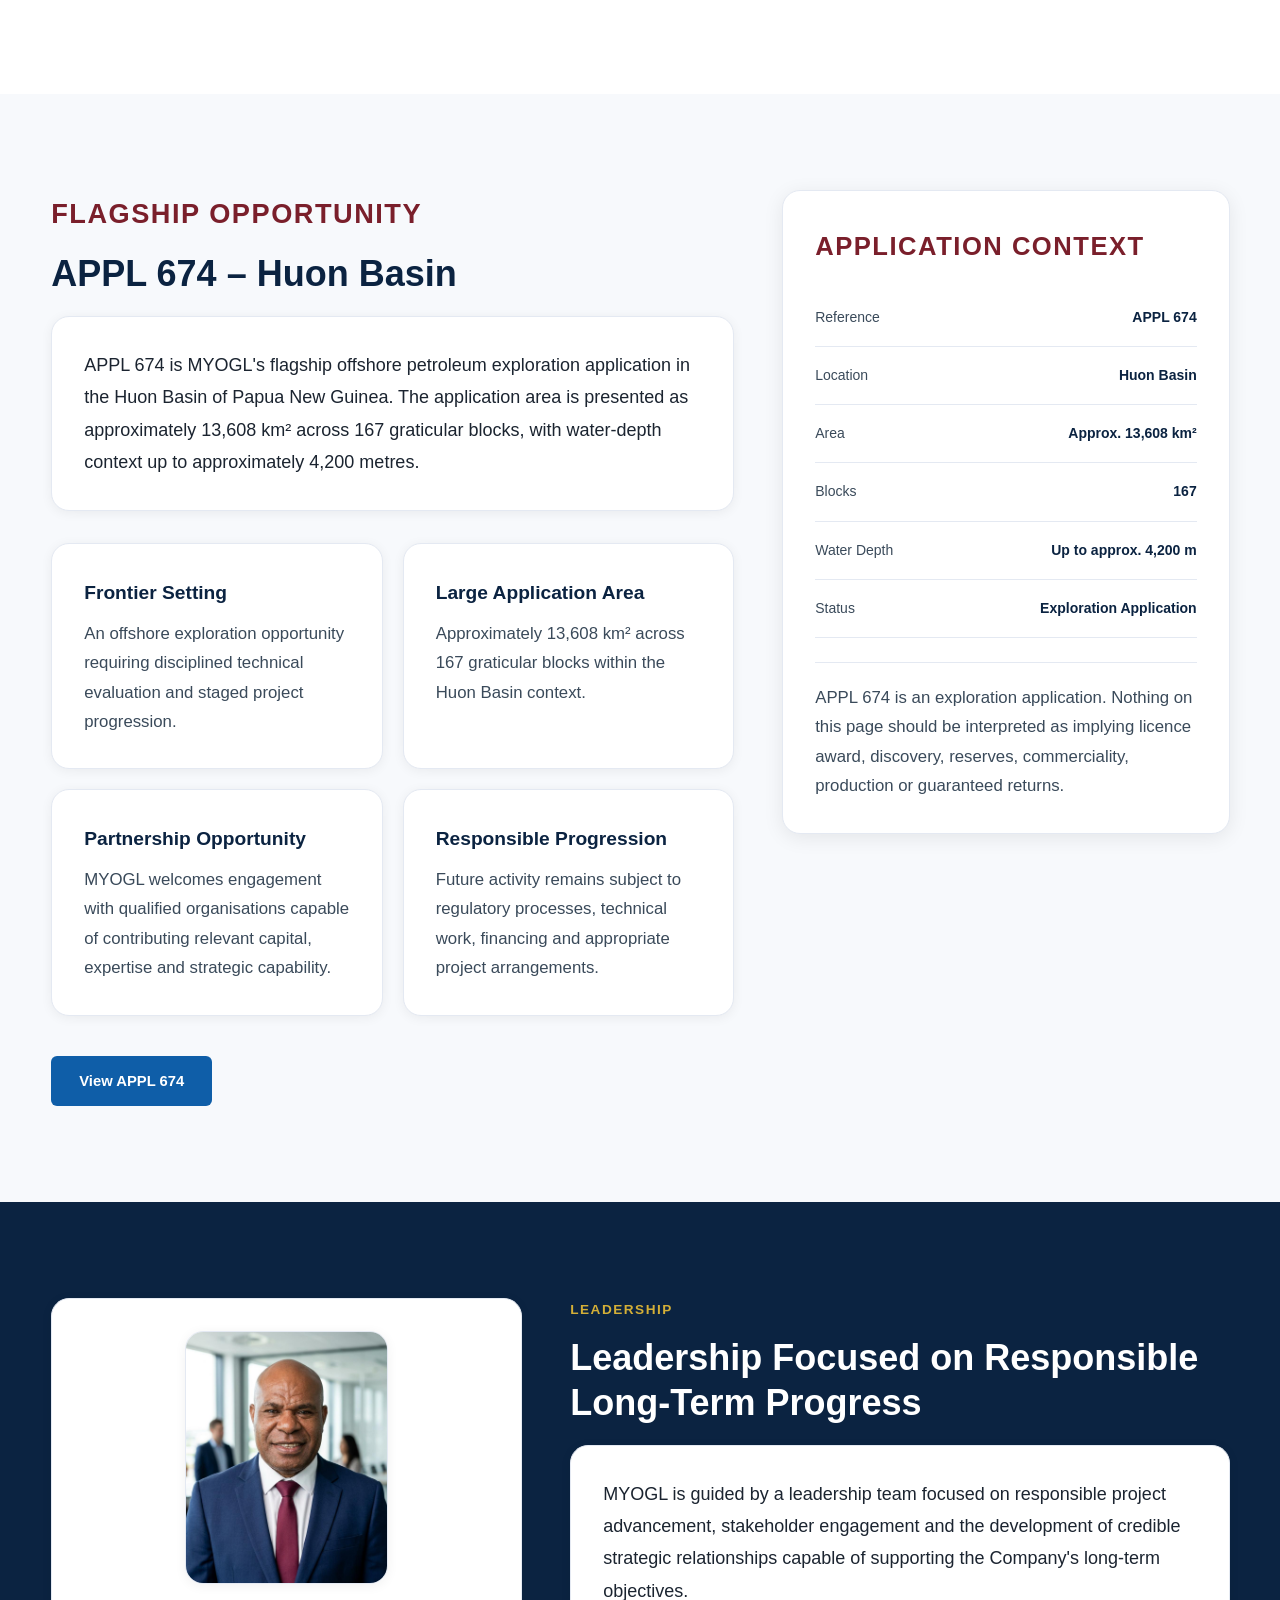
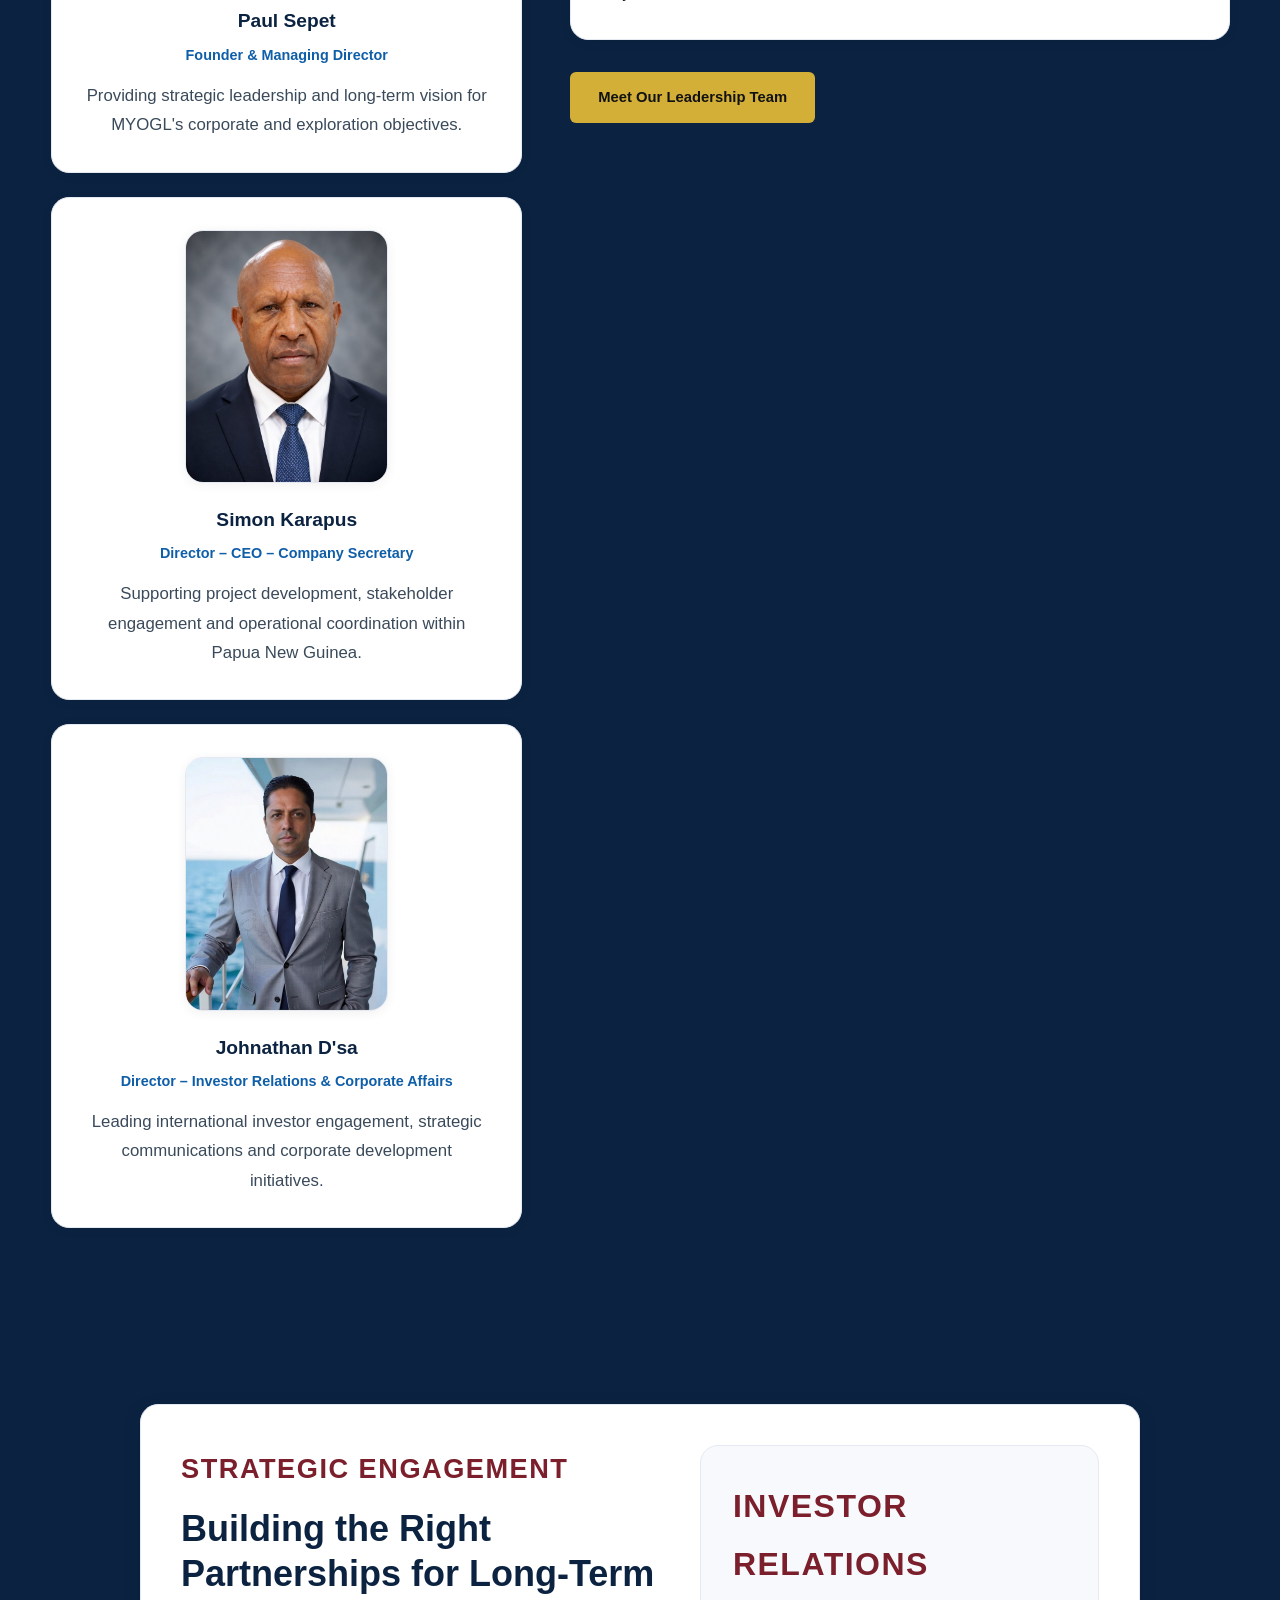
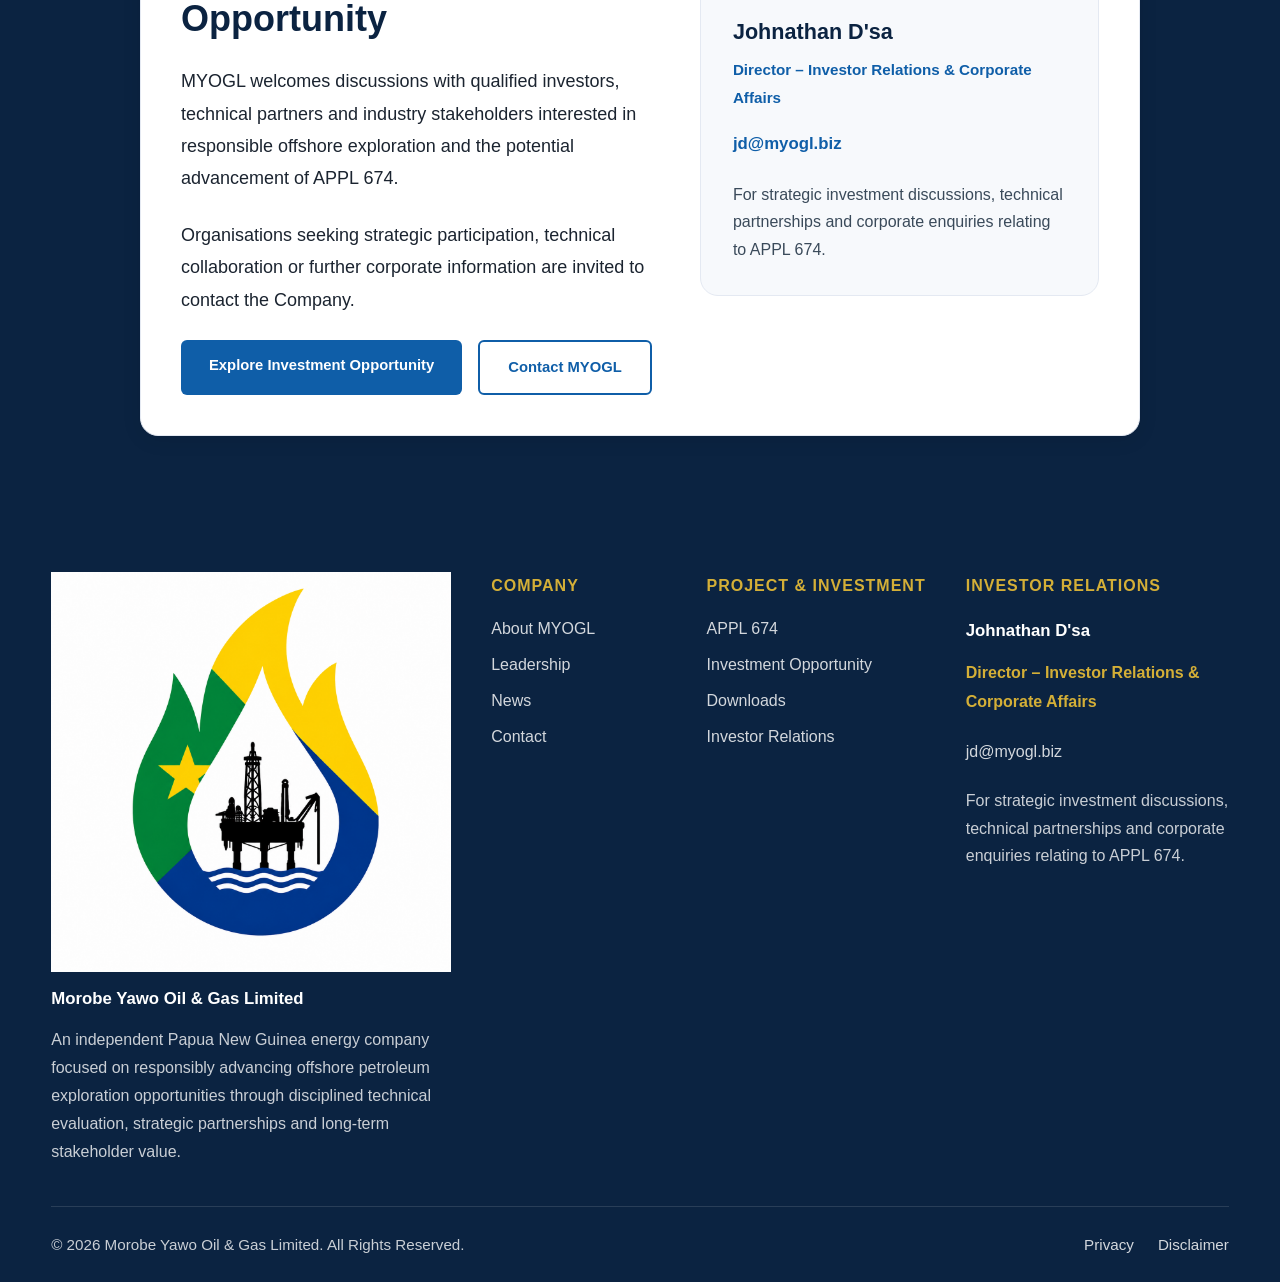
<file: about.html>
<!DOCTYPE html>
<html lang="en">
<head>
<meta charset="UTF-8">
<meta name="viewport" content="width=device-width,initial-scale=1.0">
<title>About MYOGL | Morobe Yawo Oil & Gas Limited</title>
<meta name="description" content="Learn about Morobe Yawo Oil & Gas Limited, an independent Papua New Guinea energy company advancing responsible offshore petroleum exploration opportunities and strategic partnerships.">
<link rel="icon" type="image/png" href="images/logos/icon.png">
<link rel="stylesheet" href="assets/css/style.css">
</head>
<body>
<a class="skip-link" href="#main-content">Skip to main content</a>

<!-- Sticky Navigation -->
<div class="site-header">
<div class="container">
<div class="navbar">
<a class="brand" href="index.html" aria-label="MYOGL home"><img src="images/logos/header-logo.png" alt="MYOGL" class="brand-logo"></a>
</div>
</div>
</div>

<main id="main-content">

<!-- About Hero -->
<header class="hero">
<div class="container">
<div class="hero-layout">
<div class="hero-content">
<p class="section-label">ABOUT MOROBE YAWO OIL &amp; GAS LIMITED</p>
<h1>A Papua New Guinea Energy Company with a Long-Term Vision</h1>
<p class="lead">Morobe Yawo Oil &amp; Gas Limited (MYOGL) is an independent Papua New Guinea energy company focused on responsibly advancing offshore petroleum exploration opportunities through disciplined evaluation, transparent engagement and strategic long-term partnerships.</p>
<p>With APPL 674 as its flagship exploration application in the Huon Basin, MYOGL is building a platform for responsible project advancement, international collaboration and long-term stakeholder value.</p>
<div class="hero-actions">
<a class="button" href="appl674.html">Explore APPL 674</a>
<a class="button-secondary" href="leadership.html">Meet Our Leadership</a>
</div>
<ul class="hero-tags">
<li>Papua New Guinea</li>
<li>Offshore Exploration</li>
<li>Strategic Partnerships</li>
<li>Responsible Development</li>
</ul>
</div>
<aside class="hero-panel">
<div class="snapshot-card">
<h3 class="snapshot-heading">COMPANY SNAPSHOT</h3>
<div class="snapshot-row">
<span class="snapshot-key">Company</span>
<span class="snapshot-value">MYOGL</span>
</div>
<div class="snapshot-row">
<span class="snapshot-key">Country</span>
<span class="snapshot-value">Papua New Guinea</span>
</div>
<div class="snapshot-row">
<span class="snapshot-key">Flagship Project</span>
<span class="snapshot-value">APPL 674</span>
</div>
<div class="snapshot-row">
<span class="snapshot-key">Basin</span>
<span class="snapshot-value">Huon Basin</span>
</div>
<div class="snapshot-row">
<span class="snapshot-key">Focus</span>
<span class="snapshot-value">Responsible Offshore Exploration</span>
</div>
</div>
</aside>
</div>
</div>
</header>

<!-- Company Overview -->
<section class="about-section">
<div class="container">
<div class="about-layout">
<div class="about-text-col">
<p class="section-label">WHO WE ARE</p>
<h2>Advancing Opportunity Through Discipline, Integrity and Partnership</h2>
<p>Morobe Yawo Oil &amp; Gas Limited is focused on the responsible advancement of petroleum exploration opportunities in Papua New Guinea. The Company seeks to combine local commitment with international technical, financial and strategic collaboration.</p>
<p>MYOGL's approach is grounded in disciplined project evaluation, regulatory engagement, responsible environmental stewardship and constructive relationships with government authorities, technical specialists, investors, industry participants and other stakeholders.</p>
<p>The Company's flagship opportunity is APPL 674, an offshore petroleum exploration application covering approximately 13,608 km&sup2; across 167 graticular blocks within the Huon Basin. MYOGL's objective is to advance the opportunity responsibly and progressively, subject to regulatory processes, technical evaluation, financing and appropriate partnership arrangements.</p>
<a class="button" href="contact.html">Contact MYOGL</a>
</div>
<div class="about-cards-col">
<div class="about-card">
<h3>LOCAL COMMITMENT</h3>
<p>A Papua New Guinea company focused on long-term national participation, responsible engagement and enduring stakeholder value.</p>
</div>
<div class="about-card">
<h3>INTERNATIONAL OUTLOOK</h3>
<p>Open to collaboration with qualified technical, financial and strategic partners capable of supporting responsible project advancement.</p>
</div>
<div class="about-card">
<h3>DISCIPLINED APPROACH</h3>
<p>Focused on evidence-based evaluation, transparent communication, regulatory compliance and staged long-term development.</p>
</div>
</div>
</div>
</div>
</section>

<!-- Mission Vision Strategy -->
<section class="project-section">
<div class="container">
<p class="section-label">OUR DIRECTION</p>
<h2>Mission, Vision and Strategy</h2>
<div class="project-panels">
<div class="project-panel">
<h3>Mission</h3>
<p>To advance responsible offshore energy exploration through integrity, disciplined evaluation and long-term partnerships that seek to create sustainable value for Papua New Guinea and its stakeholders.</p>
</div>
<div class="project-panel">
<h3>Vision</h3>
<p>To build a respected Papua New Guinea energy company recognised for responsible exploration, credible partnerships, transparent engagement and a long-term commitment to national development.</p>
</div>
<div class="project-panel">
<h3>Strategy</h3>
<p>To progress high-potential opportunities through staged technical evaluation, appropriate financing, regulatory engagement and collaboration with experienced industry partners.</p>
</div>
<div class="project-panel">
<h3>Partnership Model</h3>
<p>To engage qualified investors, technical specialists and strategic organisations whose capabilities align with responsible, long-term project advancement.</p>
</div>
</div>
</div>
</section>

<!-- PNG Positioning -->
<section class="why-png-section">
<div class="container">
<div class="why-png-layout">
<figure class="why-png-image why-png-map-figure">
<img src="images/maps/appl674-application-area-map-clean.jpg" alt="APPL 674 application area map showing offshore Huon Basin context in Papua New Guinea" class="why-png-map-image" loading="lazy" decoding="async">
<figcaption>APPL 674 application-area context in the Huon Basin. Map shown for geographic and technical context.</figcaption>
</figure>
<div class="why-png-content">
<p class="section-label">PAPUA NEW GUINEA</p>
<h2>Locally Rooted. Internationally Engaged.</h2>
<p>MYOGL's corporate direction reflects a long-term commitment to Papua New Guinea and a recognition that frontier offshore exploration requires strong technical capability, patient capital, responsible governance and credible collaboration.</p>
<p>The Company seeks to create a bridge between Papua New Guinea opportunity and qualified international expertise while maintaining a clear focus on responsible engagement, regulatory processes and sustainable long-term value.</p>
<div class="why-png-grid">
<div class="why-png-card">
<h3>National Perspective</h3>
<p>Focused on responsible participation in Papua New Guinea's long-term energy and economic development.</p>
</div>
<div class="why-png-card">
<h3>Strategic Collaboration</h3>
<p>Engaging organisations that can contribute relevant technical, financial and project-development capability.</p>
</div>
<div class="why-png-card">
<h3>Long-Term Outlook</h3>
<p>Recognising that frontier exploration requires staged decisions, disciplined evaluation and patient partnership.</p>
</div>
<div class="why-png-card">
<h3>Stakeholder Value</h3>
<p>Seeking outcomes that support responsible corporate development and constructive long-term stakeholder relationships.</p>
</div>
</div>
</div>
</div>
</div>
</section>

<!-- Principles -->
<section class="invest-section">
<div class="container">
<div class="invest-layout">
<aside class="invest-info-col">
<div class="snapshot-card">
<h3 class="snapshot-heading">OUR PRINCIPLES</h3>
<div class="snapshot-row">
<span class="snapshot-key">Integrity</span>
<span class="snapshot-value">Transparent Engagement</span>
</div>
<div class="snapshot-row">
<span class="snapshot-key">Discipline</span>
<span class="snapshot-value">Evidence-Based Evaluation</span>
</div>
<div class="snapshot-row">
<span class="snapshot-key">Responsibility</span>
<span class="snapshot-value">Long-Term Stewardship</span>
</div>
<div class="snapshot-row">
<span class="snapshot-key">Partnership</span>
<span class="snapshot-value">Aligned Collaboration</span>
</div>
<div class="snapshot-row">
<span class="snapshot-key">Governance</span>
<span class="snapshot-value">Accountable Progression</span>
</div>
</div>
</aside>
<div class="invest-content-col">
<p class="section-label">HOW WE WORK</p>
<h2>Principles for Responsible Project Advancement</h2>
<div class="invest-intro-card">
<p>MYOGL believes credible long-term project development depends on clear communication, disciplined decision-making and partnerships aligned around responsible outcomes.</p>
</div>
<div class="invest-panels">
<div class="invest-panel">
<h3>Integrity</h3>
<p>Communicating project status carefully and engaging stakeholders with professionalism, transparency and respect.</p>
</div>
<div class="invest-panel">
<h3>Technical Discipline</h3>
<p>Supporting staged evaluation and informed decisions through appropriate expertise and recognised industry practices.</p>
</div>
<div class="invest-panel">
<h3>Responsible Stewardship</h3>
<p>Recognising environmental, regulatory and stakeholder responsibilities as central considerations in project advancement.</p>
</div>
<div class="invest-panel">
<h3>Long-Term Partnership</h3>
<p>Building relationships with organisations whose capabilities, values and time horizons support responsible development.</p>
</div>
</div>
</div>
</div>
</div>
</section>

<!-- APPL 674 Context -->
<section class="project-section">
<div class="container">
<div class="project-layout">
<div class="project-content-col">
<p class="section-label">FLAGSHIP OPPORTUNITY</p>
<h2>APPL 674 – Huon Basin</h2>
<div class="project-intro-card">
<p>APPL 674 is MYOGL's flagship offshore petroleum exploration application in the Huon Basin of Papua New Guinea. The application area is presented as approximately 13,608 km&sup2; across 167 graticular blocks, with water-depth context up to approximately 4,200 metres.</p>
</div>
<div class="project-panels">
<div class="project-panel">
<h3>Frontier Setting</h3>
<p>An offshore exploration opportunity requiring disciplined technical evaluation and staged project progression.</p>
</div>
<div class="project-panel">
<h3>Large Application Area</h3>
<p>Approximately 13,608 km&sup2; across 167 graticular blocks within the Huon Basin context.</p>
</div>
<div class="project-panel">
<h3>Partnership Opportunity</h3>
<p>MYOGL welcomes engagement with qualified organisations capable of contributing relevant capital, expertise and strategic capability.</p>
</div>
<div class="project-panel">
<h3>Responsible Progression</h3>
<p>Future activity remains subject to regulatory processes, technical work, financing and appropriate project arrangements.</p>
</div>
</div>
<a class="button" href="appl674.html">View APPL 674</a>
</div>
<aside class="project-info-col">
<div class="snapshot-card">
<h3 class="snapshot-heading">APPLICATION CONTEXT</h3>
<div class="snapshot-row">
<span class="snapshot-key">Reference</span>
<span class="snapshot-value">APPL 674</span>
</div>
<div class="snapshot-row">
<span class="snapshot-key">Location</span>
<span class="snapshot-value">Huon Basin</span>
</div>
<div class="snapshot-row">
<span class="snapshot-key">Area</span>
<span class="snapshot-value">Approx. 13,608 km&sup2;</span>
</div>
<div class="snapshot-row">
<span class="snapshot-key">Blocks</span>
<span class="snapshot-value">167</span>
</div>
<div class="snapshot-row">
<span class="snapshot-key">Water Depth</span>
<span class="snapshot-value">Up to approx. 4,200 m</span>
</div>
<div class="snapshot-row">
<span class="snapshot-key">Status</span>
<span class="snapshot-value">Exploration Application</span>
</div>
<div class="invest-summary-note">
<p>APPL 674 is an exploration application. Nothing on this page should be interpreted as implying licence award, discovery, reserves, commerciality, production or guaranteed returns.</p>
</div>
</div>
</aside>
</div>
</div>
</section>

<!-- Leadership Pathway -->
<section class="leadership-section">
<div class="container">
<div class="leadership-layout">
<div class="leadership-cards-col">
<div class="leadership-card">
<img src="images/leadership/paul-sepet.jpg" alt="Paul Sepet" class="leadership-photo" loading="lazy">
<h3>Paul Sepet</h3>
<p class="leadership-position">Founder &amp; Managing Director</p>
<p>Providing strategic leadership and long-term vision for MYOGL's corporate and exploration objectives.</p>
</div>
<div class="leadership-card">
<img src="images/leadership/simon-karapus.jpg" alt="Simon Karapus" class="leadership-photo" loading="lazy">
<h3>Simon Karapus</h3>
<p class="leadership-position">Director – CEO – Company Secretary</p>
<p>Supporting project development, stakeholder engagement and operational coordination within Papua New Guinea.</p>
</div>
<div class="leadership-card">
<img src="images/leadership/johnathan-dsa.jpg" alt="Johnathan D'sa" class="leadership-photo" loading="lazy">
<h3>Johnathan D'sa</h3>
<p class="leadership-position">Director – Investor Relations &amp; Corporate Affairs</p>
<p>Leading international investor engagement, strategic communications and corporate development initiatives.</p>
</div>
</div>
<div class="leadership-content-col">
<p class="section-label">LEADERSHIP</p>
<h2>Leadership Focused on Responsible Long-Term Progress</h2>
<div class="leadership-intro-card">
<p>MYOGL is guided by a leadership team focused on responsible project advancement, stakeholder engagement and the development of credible strategic relationships capable of supporting the Company's long-term objectives.</p>
</div>
<a class="button" href="leadership.html">Meet Our Leadership Team</a>
</div>
</div>
</div>
</section>

<!-- Partnership CTA -->
<section class="ir-section">
<div class="container">
<div class="ir-panel">
<div class="ir-main">
<p class="section-label">STRATEGIC ENGAGEMENT</p>
<h2>Building the Right Partnerships for Long-Term Opportunity</h2>
<p>MYOGL welcomes discussions with qualified investors, technical partners and industry stakeholders interested in responsible offshore exploration and the potential advancement of APPL 674.</p>
<p>Organisations seeking strategic participation, technical collaboration or further corporate information are invited to contact the Company.</p>
<div class="ir-actions">
<a class="button" href="investment.html">Explore Investment Opportunity</a>
<a class="button-secondary" href="contact.html">Contact MYOGL</a>
</div>
</div>
<div class="ir-contact">
<h3>Investor Relations</h3>
<p class="ir-contact-name">Johnathan D'sa</p>
<p class="ir-contact-position">Director – Investor Relations &amp; Corporate Affairs</p>
<a class="ir-contact-email" href="mailto:jd@myogl.biz">jd@myogl.biz</a>
<p class="ir-contact-note">For strategic investment discussions, technical partnerships and corporate enquiries relating to APPL 674.</p>
</div>
</div>
</div>
</section>

</main>

<!-- Footer -->
<footer class="site-footer">
<div class="container footer-grid">
<div>
<img src="images/logos/corporate-logo.png" alt="Morobe Yawo Oil &amp; Gas Limited" class="footer-logo">
<p class="footer-company-name">Morobe Yawo Oil &amp; Gas Limited</p>
<p class="footer-summary">An independent Papua New Guinea energy company focused on responsibly advancing offshore petroleum exploration opportunities through disciplined technical evaluation, strategic partnerships and long-term stakeholder value.</p>
</div>
<div>
<h3>Company</h3>
<div class="footer-nav">
<a href="about.html">About MYOGL</a>
<a href="leadership.html">Leadership</a>
<a href="news.html">News</a>
<a href="contact.html">Contact</a>
</div>
</div>
<div>
<h3>Project &amp; Investment</h3>
<div class="footer-nav">
<a href="appl674.html">APPL 674</a>
<a href="investment.html">Investment Opportunity</a>
<a href="downloads.html">Downloads</a>
<a href="contact.html">Investor Relations</a>
</div>
</div>
<div>
<h3>Investor Relations</h3>
<div class="footer-nav">
<p class="footer-ir-name">Johnathan D'sa</p>
<p class="footer-ir-position">Director – Investor Relations &amp; Corporate Affairs</p>
<a class="footer-ir-email" href="mailto:jd@myogl.biz">jd@myogl.biz</a>
<p class="footer-ir-note">For strategic investment discussions, technical partnerships and corporate enquiries relating to APPL 674.</p>
</div>
</div>
</div>
<div class="container footer-bottom">
<p>&copy; 2026 Morobe Yawo Oil &amp; Gas Limited. All Rights Reserved.</p>
<div class="footer-bottom-links">
<a href="privacy.html">Privacy</a>
<a href="disclaimer.html">Disclaimer</a>
</div>
</div>
</footer>

<script src="assets/js/script.js"></script>
</body>
</html>
</file>
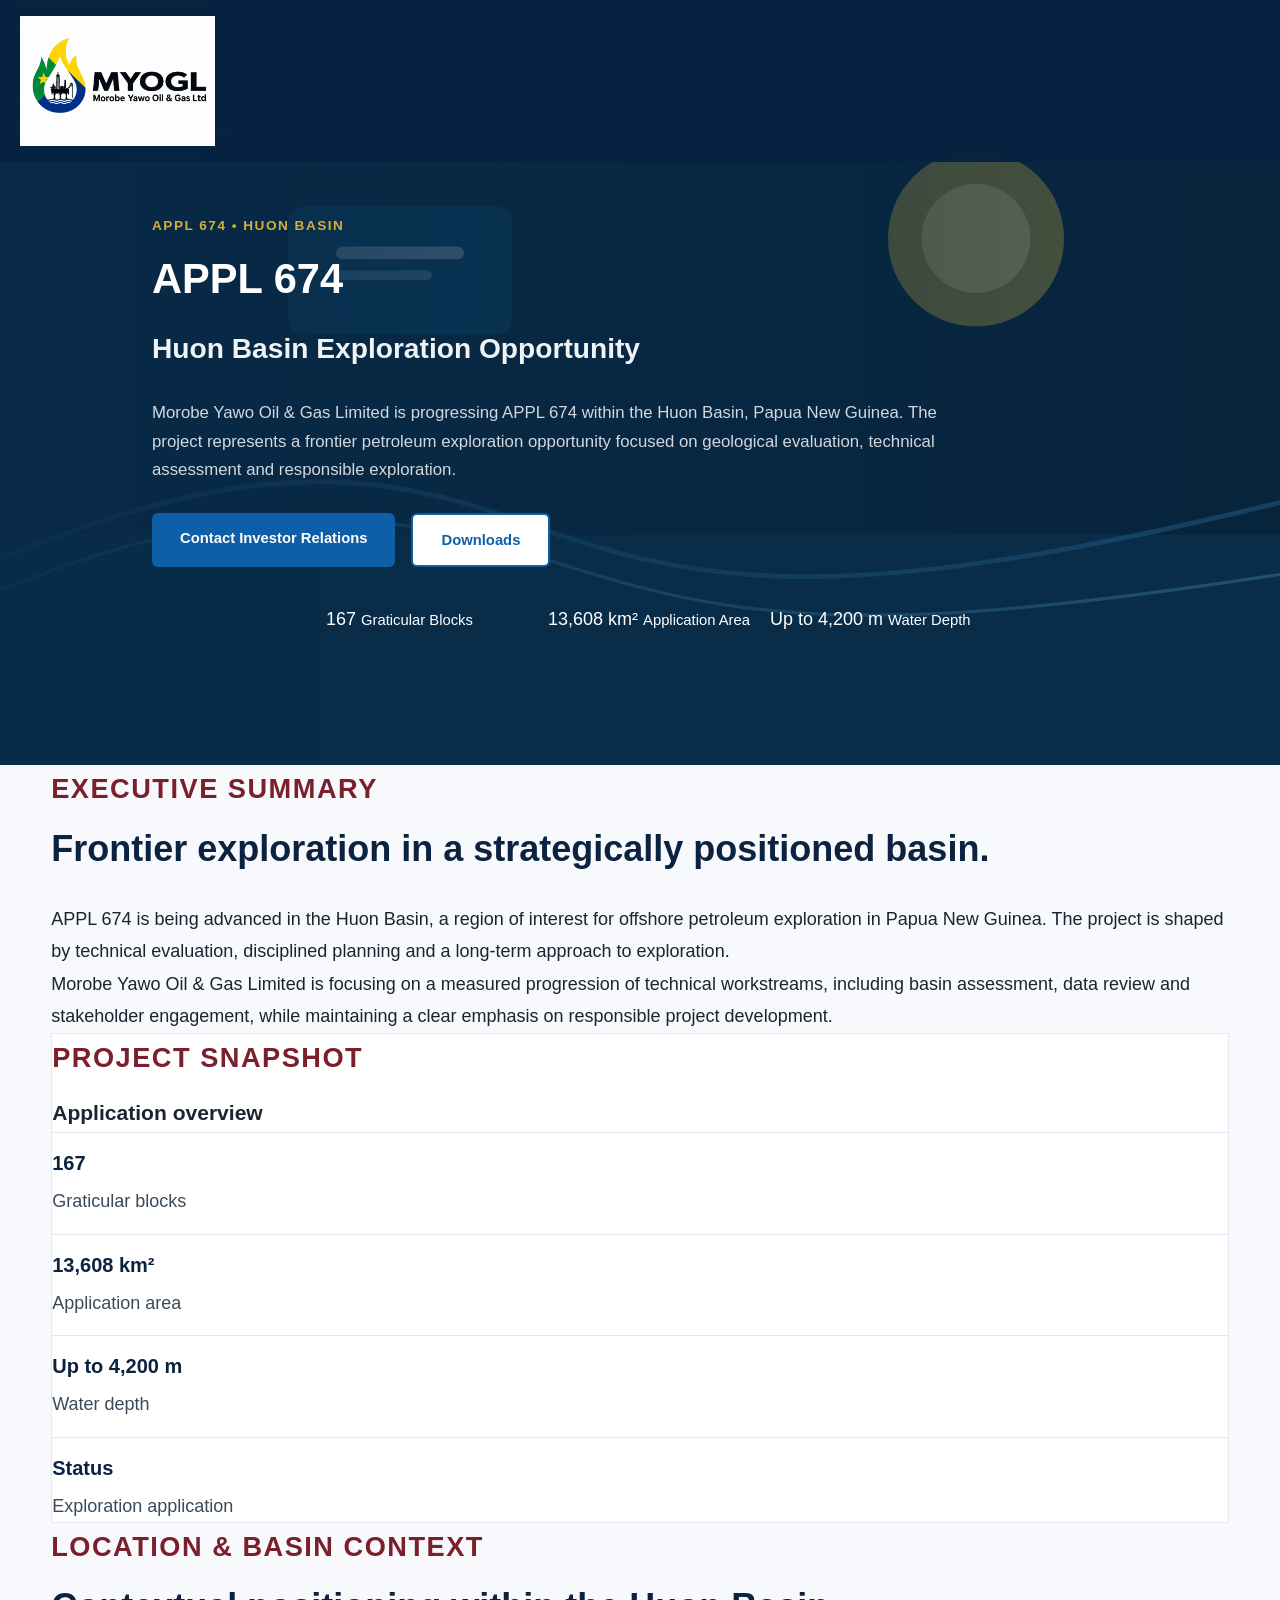
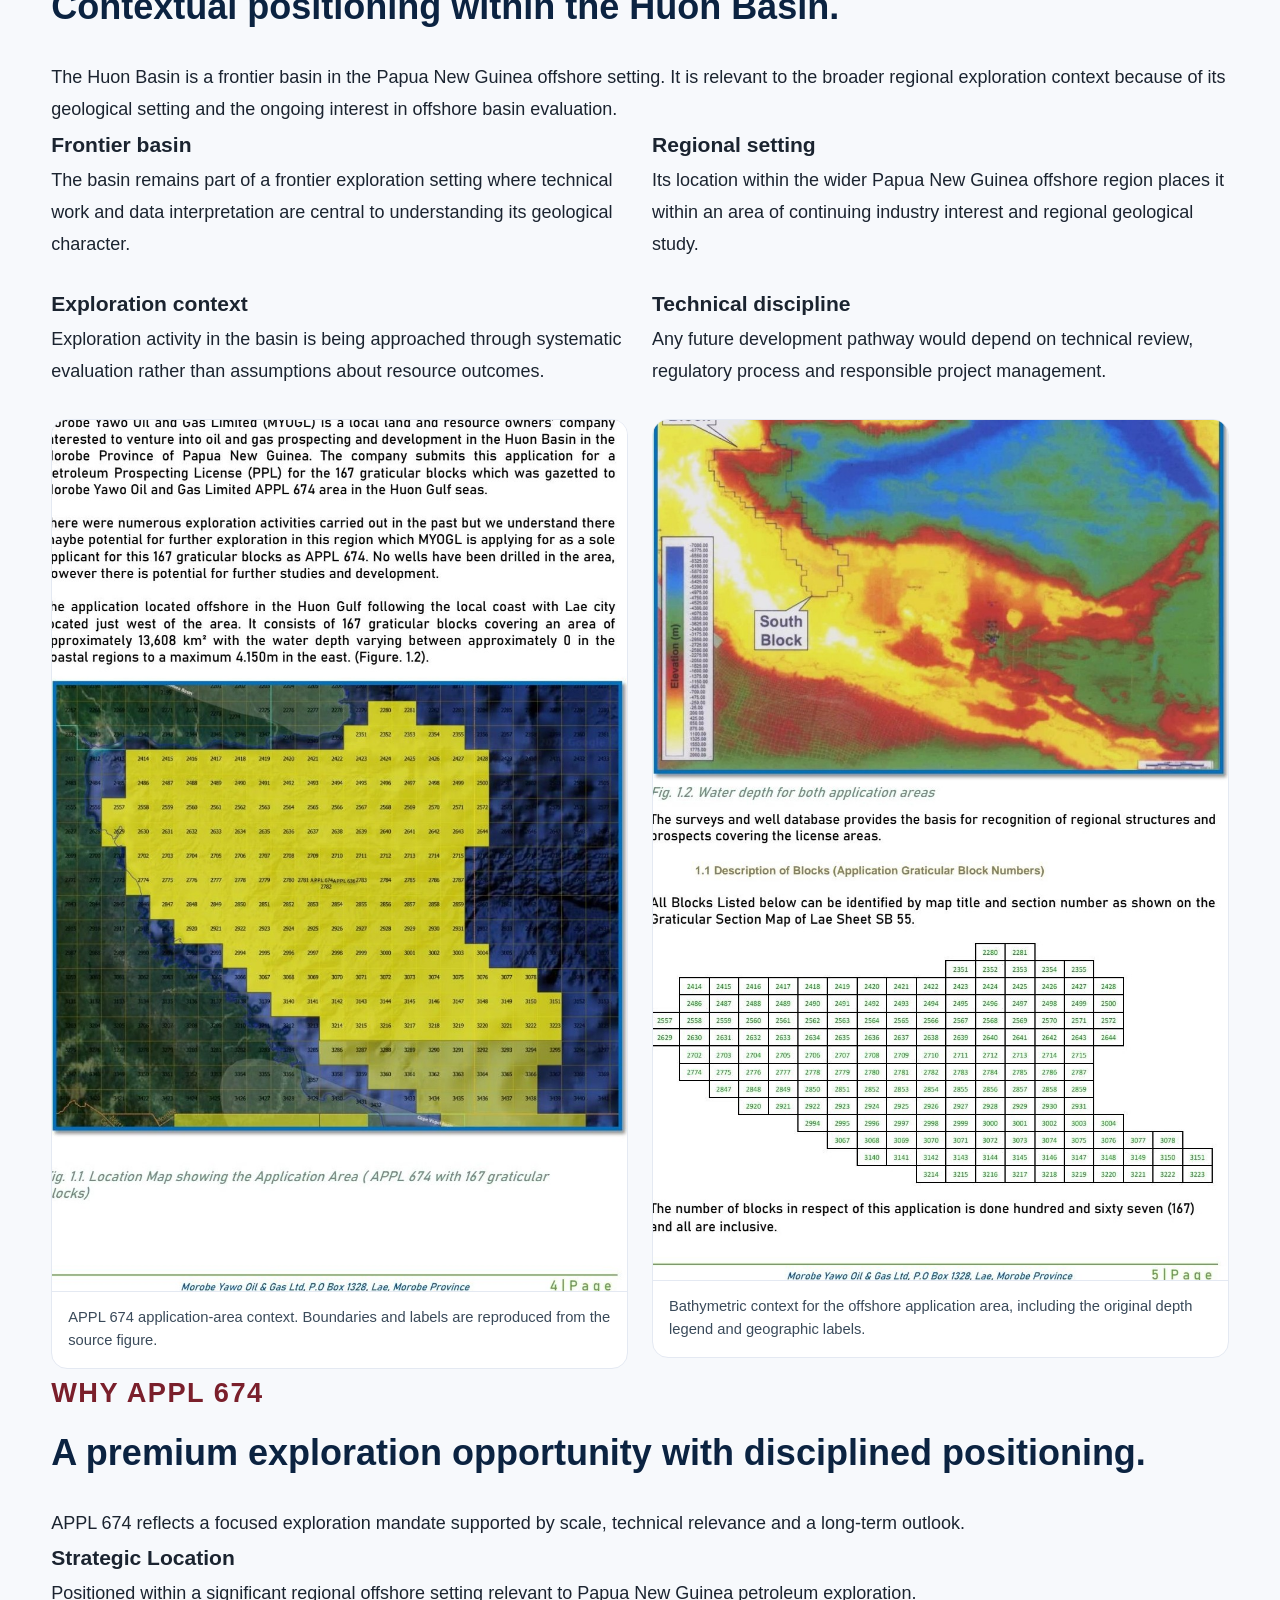
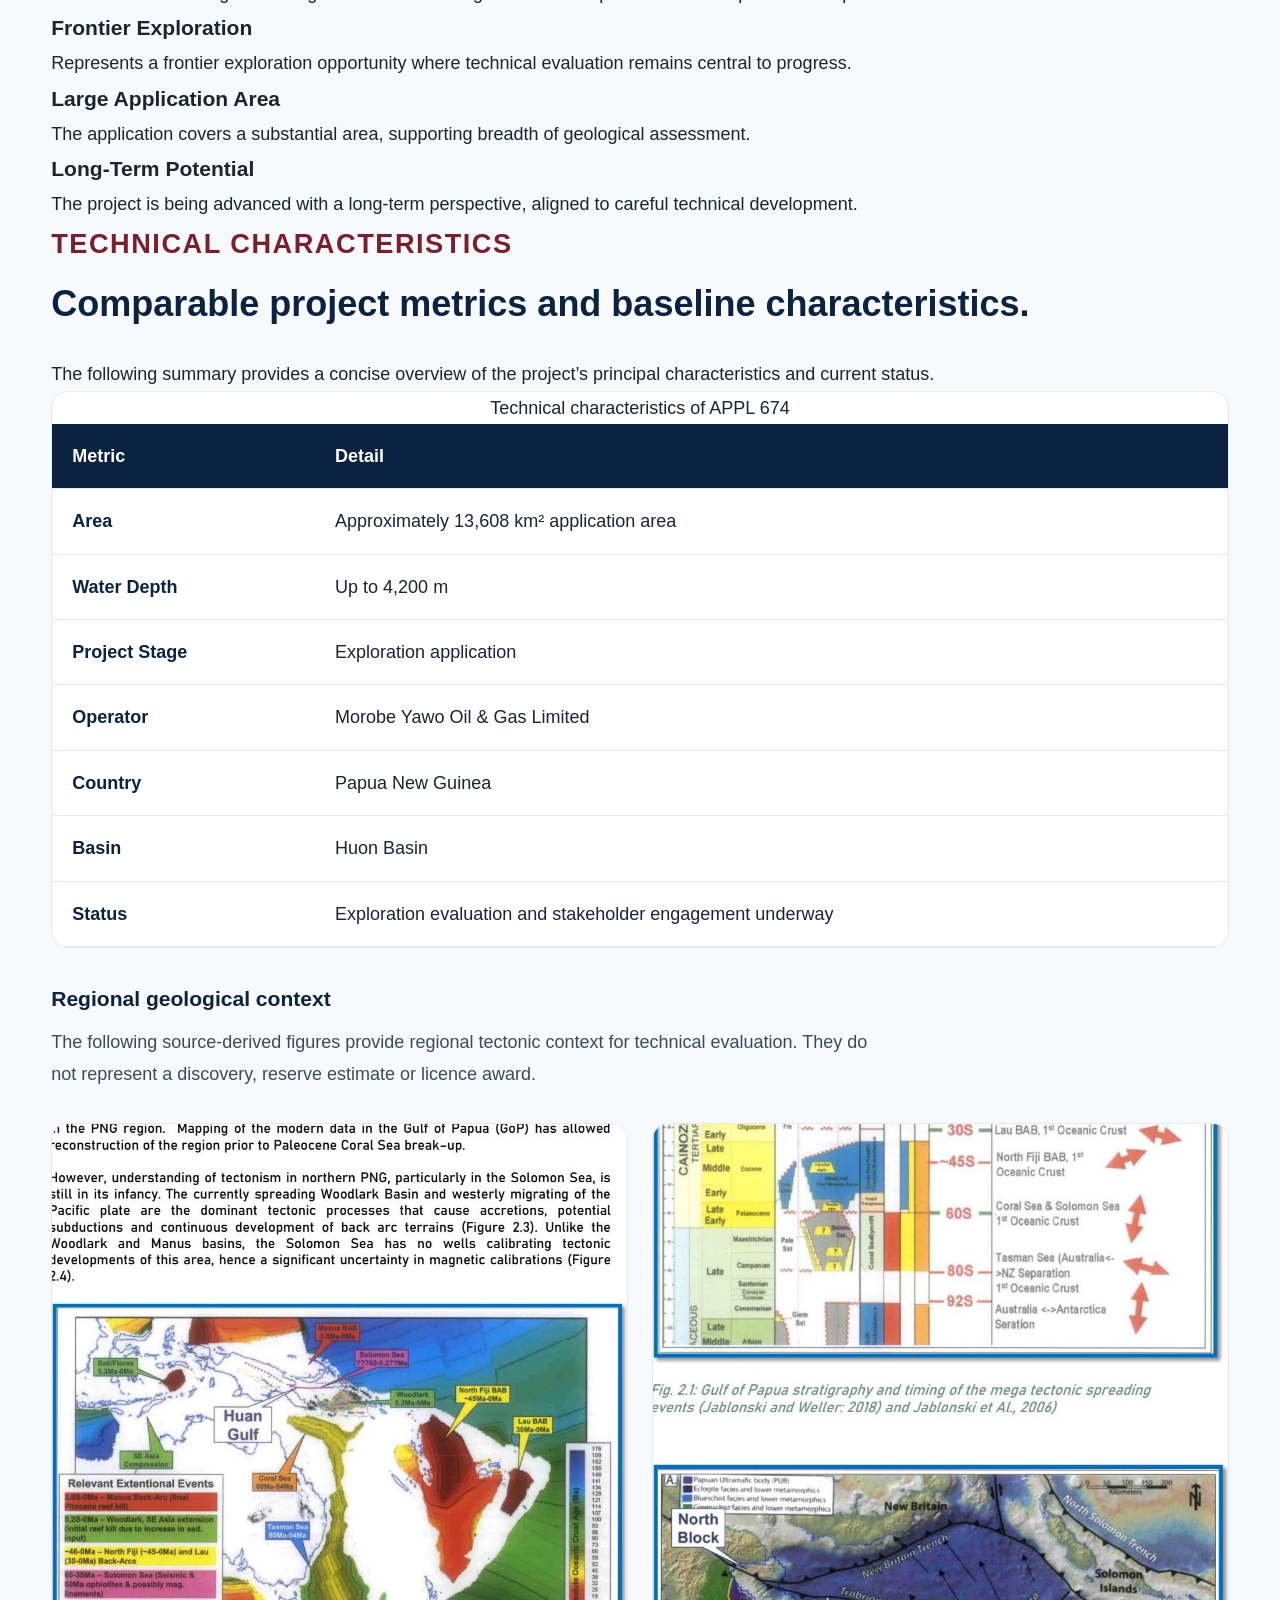
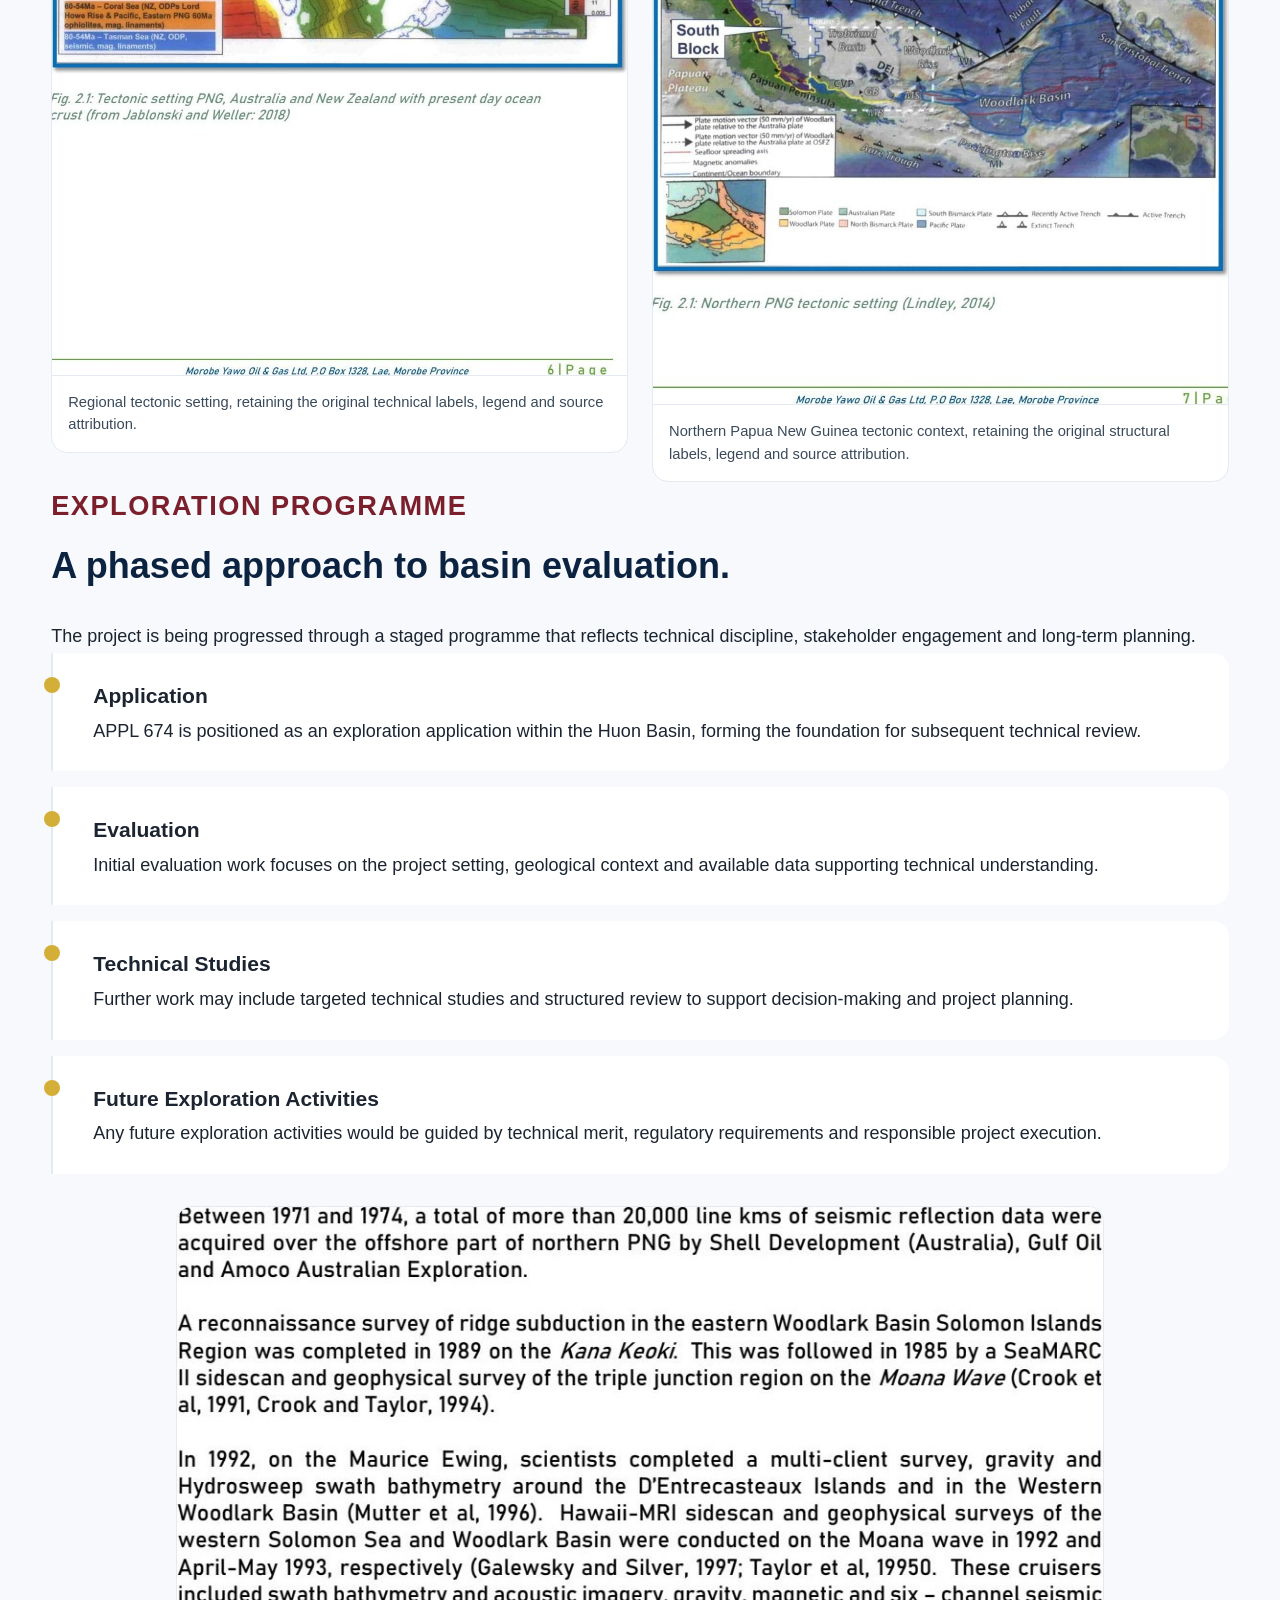
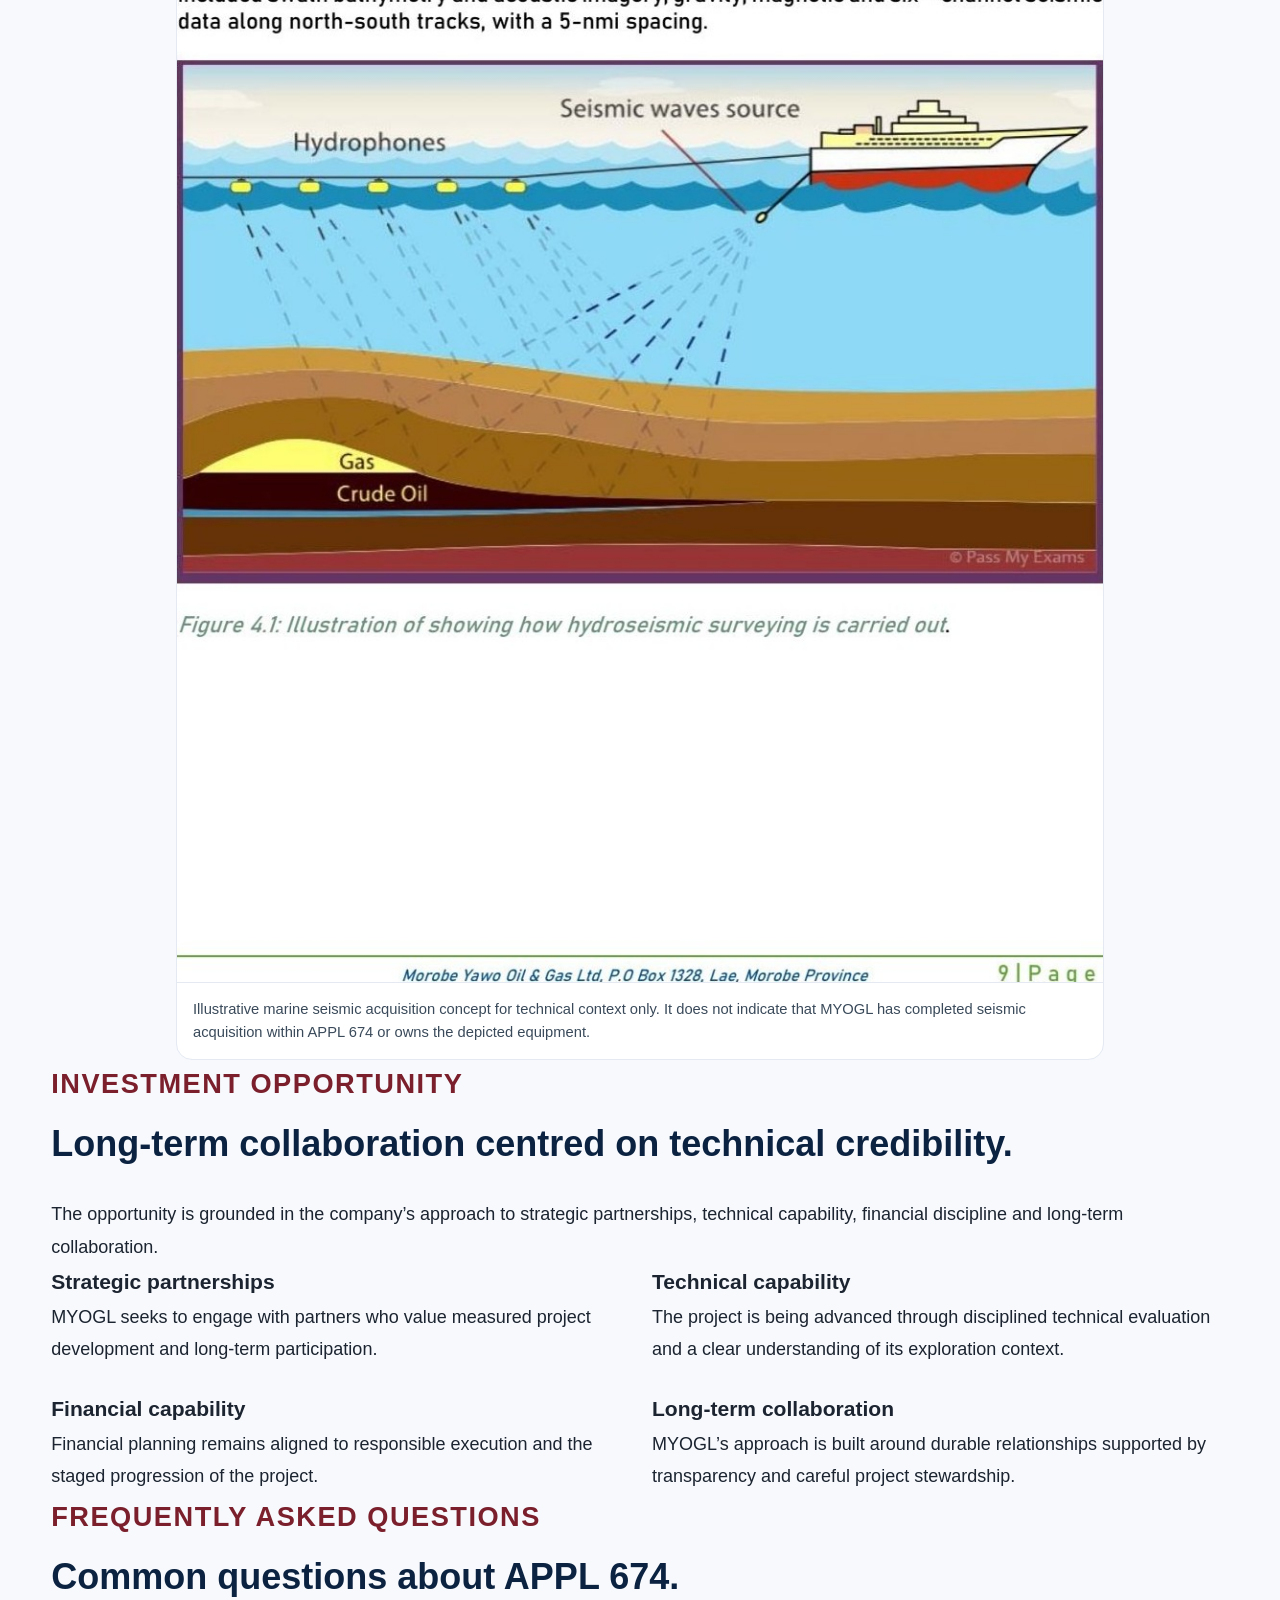
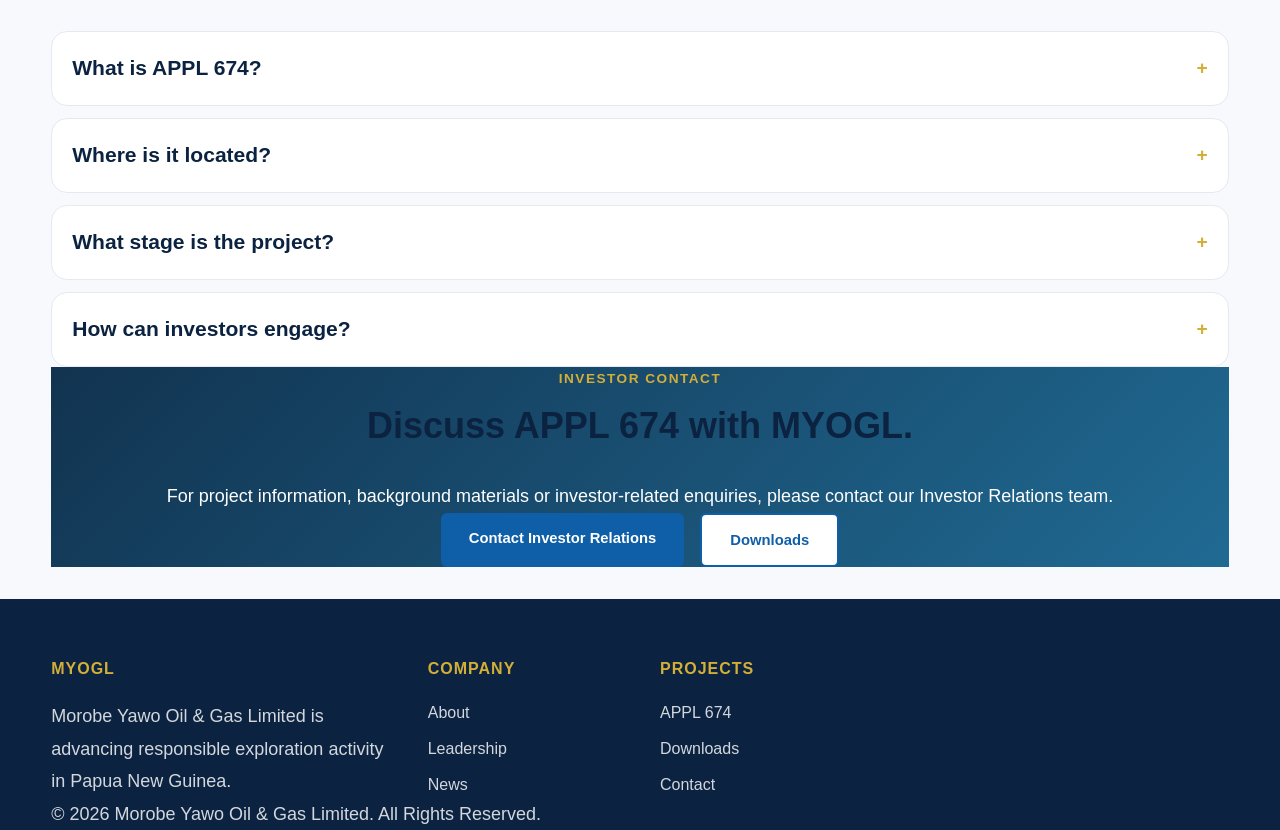
<file: appl674.html>
<!doctype html>
<html lang="en">
  <head>
    <meta charset="UTF-8" />
    <meta name="viewport" content="width=device-width, initial-scale=1.0" />
    <meta name="description" content="APPL 674 is an offshore petroleum exploration application in the Huon Basin, Papua New Guinea, being progressed by Morobe Yawo Oil &amp; Gas Limited." />
    <title>APPL 674 | Huon Basin | MYOGL</title>
    <link rel="icon" type="image/png" href="images/logos/icon.png" />
    <link rel="stylesheet" href="assets/css/style.css" />
    <link rel="stylesheet" href="assets/css/appl674.css" />
  </head>
  <body>
    <a class="skip-link" href="#main-content">Skip to main content</a>

    <header class="hero appl674-hero">
      <div class="site-header">
        <div class="container navbar">
          <a class="brand appl-brand" href="index.html" aria-label="MYOGL home">
<img src="images/logos/header-logo.png" alt="MYOGL" class="appl-brand-logo">
</a>
        </div>
      </div>

      <div class="container hero-content">
        <div class="hero-copy">
          <p class="section-label">APPL 674 • Huon Basin</p>
          <h1>APPL 674</h1>
          <h2 class="hero-subtitle">Huon Basin Exploration Opportunity</h2>
          <p class="lead">Morobe Yawo Oil &amp; Gas Limited is progressing APPL 674 within the Huon Basin, Papua New Guinea. The project represents a frontier petroleum exploration opportunity focused on geological evaluation, technical assessment and responsible exploration.</p>
          <div class="hero-actions">
            <a class="button" href="#contact">Contact Investor Relations</a>
            <a class="button-secondary" href="downloads.html">Downloads</a>
          </div>
        </div>

        <div class="hero-panel" aria-label="Project highlights">
          <div class="hero-stats">
            <div class="hero-stat">
              <span class="stat-number">167</span>
              <span class="stat-label">Graticular Blocks</span>
            </div>
            <div class="hero-stat">
              <span class="stat-number">13,608 km²</span>
              <span class="stat-label">Application Area</span>
            </div>
            <div class="hero-stat">
              <span class="stat-number">Up to 4,200 m</span>
              <span class="stat-label">Water Depth</span>
            </div>
          </div>
        </div>
      </div>
    </header>

    <main id="main-content">
      <section id="summary" class="section">
        <div class="container two-column">
          <div class="section-intro">
            <p class="section-label">Executive Summary</p>
            <h2>Frontier exploration in a strategically positioned basin.</h2>
            <p class="lead">APPL 674 is being advanced in the Huon Basin, a region of interest for offshore petroleum exploration in Papua New Guinea. The project is shaped by technical evaluation, disciplined planning and a long-term approach to exploration.</p>
            <p>Morobe Yawo Oil &amp; Gas Limited is focusing on a measured progression of technical workstreams, including basin assessment, data review and stakeholder engagement, while maintaining a clear emphasis on responsible project development.</p>
          </div>

          <aside class="info-card project-snapshot" aria-labelledby="snapshot-heading">
            <p class="section-label">Project snapshot</p>
            <h3 id="snapshot-heading">Application overview</h3>
            <dl class="snapshot-list">
              <div>
                <dt>167</dt>
                <dd>Graticular blocks</dd>
              </div>
              <div>
                <dt>13,608 km²</dt>
                <dd>Application area</dd>
              </div>
              <div>
                <dt>Up to 4,200 m</dt>
                <dd>Water depth</dd>
              </div>
              <div>
                <dt>Status</dt>
                <dd>Exploration application</dd>
              </div>
            </dl>
          </aside>
        </div>
      </section>

      <section id="location" class="section section-surface">
        <div class="container">
          <div class="section-intro">
            <p class="section-label">Location &amp; Basin Context</p>
            <h2>Contextual positioning within the Huon Basin.</h2>
            <p class="lead">The Huon Basin is a frontier basin in the Papua New Guinea offshore setting. It is relevant to the broader regional exploration context because of its geological setting and the ongoing interest in offshore basin evaluation.</p>
          </div>

          <div class="content-grid">
            <article class="info-card">
              <h3 class="card-title">Frontier basin</h3>
              <p>The basin remains part of a frontier exploration setting where technical work and data interpretation are central to understanding its geological character.</p>
            </article>
            <article class="info-card">
              <h3 class="card-title">Regional setting</h3>
              <p>Its location within the wider Papua New Guinea offshore region places it within an area of continuing industry interest and regional geological study.</p>
            </article>
            <article class="info-card">
              <h3 class="card-title">Exploration context</h3>
              <p>Exploration activity in the basin is being approached through systematic evaluation rather than assumptions about resource outcomes.</p>
            </article>
            <article class="info-card">
              <h3 class="card-title">Technical discipline</h3>
              <p>Any future development pathway would depend on technical review, regulatory process and responsible project management.</p>
            </article>
          </div>

          <div class="technical-visual-grid technical-visual-grid-two">
            <figure class="technical-figure">
              <img class="technical-figure-image" src="images/maps/appl674-application-area-map-clean.jpg" alt="APPL 674 application area map in the Huon Basin, Papua New Guinea" loading="lazy" />
              <figcaption>APPL 674 application-area context. Boundaries and labels are reproduced from the source figure.</figcaption>
            </figure>
            <figure class="technical-figure">
              <img class="technical-figure-image" src="images/maps/appl674-water-depth-map-clean.jpg" alt="Bathymetric water-depth map for the APPL 674 offshore setting" loading="lazy" />
              <figcaption>Bathymetric context for the offshore application area, including the original depth legend and geographic labels.</figcaption>
            </figure>
          </div>

        </div>
      </section>

      <section class="section" aria-labelledby="why-appl-heading">
        <div class="container">
          <div class="section-intro">
            <p class="section-label">Why APPL 674</p>
            <h2 id="why-appl-heading">A premium exploration opportunity with disciplined positioning.</h2>
            <p class="lead">APPL 674 reflects a focused exploration mandate supported by scale, technical relevance and a long-term outlook.</p>
          </div>

          <div class="card-list four" aria-label="Key reasons for APPL 674">
            <article class="info-card">
              <h3 class="card-title">Strategic Location</h3>
              <p>Positioned within a significant regional offshore setting relevant to Papua New Guinea petroleum exploration.</p>
            </article>
            <article class="info-card">
              <h3 class="card-title">Frontier Exploration</h3>
              <p>Represents a frontier exploration opportunity where technical evaluation remains central to progress.</p>
            </article>
            <article class="info-card">
              <h3 class="card-title">Large Application Area</h3>
              <p>The application covers a substantial area, supporting breadth of geological assessment.</p>
            </article>
            <article class="info-card">
              <h3 class="card-title">Long-Term Potential</h3>
              <p>The project is being advanced with a long-term perspective, aligned to careful technical development.</p>
            </article>
          </div>
        </div>
      </section>

      <section id="technical" class="section section-surface">
        <div class="container">
          <div class="section-intro">
            <p class="section-label">Technical Characteristics</p>
            <h2>Comparable project metrics and baseline characteristics.</h2>
            <p class="lead">The following summary provides a concise overview of the project’s principal characteristics and current status.</p>
          </div>

          <div class="table-wrap">
            <table class="data-table">
              <caption class="visually-hidden">Technical characteristics of APPL 674</caption>
              <thead>
                <tr>
                  <th scope="col">Metric</th>
                  <th scope="col">Detail</th>
                </tr>
              </thead>
              <tbody>
                <tr>
                  <th scope="row">Area</th>
                  <td>Approximately 13,608 km² application area</td>
                </tr>
                <tr>
                  <th scope="row">Water Depth</th>
                  <td>Up to 4,200 m</td>
                </tr>
                <tr>
                  <th scope="row">Project Stage</th>
                  <td>Exploration application</td>
                </tr>
                <tr>
                  <th scope="row">Operator</th>
                  <td>Morobe Yawo Oil & Gas Limited</td>
                </tr>
                <tr>
                  <th scope="row">Country</th>
                  <td>Papua New Guinea</td>
                </tr>
                <tr>
                  <th scope="row">Basin</th>
                  <td>Huon Basin</td>
                </tr>
                <tr>
                  <th scope="row">Status</th>
                  <td>Exploration evaluation and stakeholder engagement underway</td>
                </tr>
              </tbody>
            </table>
          </div>

          <div class="technical-visual-heading">
            <h3>Regional geological context</h3>
            <p>The following source-derived figures provide regional tectonic context for technical evaluation. They do not represent a discovery, reserve estimate or licence award.</p>
          </div>
          <div class="technical-visual-grid technical-visual-grid-two">
            <figure class="technical-figure">
              <img class="technical-figure-image" src="images/maps/regional-tectonic-setting-clean.jpg" alt="Regional tectonic setting map showing geological structures and plate boundaries" loading="lazy" />
              <figcaption>Regional tectonic setting, retaining the original technical labels, legend and source attribution.</figcaption>
            </figure>
            <figure class="technical-figure">
              <img class="technical-figure-image" src="images/maps/northern-png-tectonic-setting-clean.jpg" alt="Northern Papua New Guinea tectonic setting map" loading="lazy" />
              <figcaption>Northern Papua New Guinea tectonic context, retaining the original structural labels, legend and source attribution.</figcaption>
            </figure>
          </div>

        </div>
      </section>

      <section class="section">
        <div class="container">
          <div class="section-intro">
            <p class="section-label">Exploration Programme</p>
            <h2>A phased approach to basin evaluation.</h2>
            <p class="lead">The project is being progressed through a staged programme that reflects technical discipline, stakeholder engagement and long-term planning.</p>
          </div>

          <ol class="timeline" aria-label="Exploration programme timeline">
            <li>
              <h3>Application</h3>
              <p>APPL 674 is positioned as an exploration application within the Huon Basin, forming the foundation for subsequent technical review.</p>
            </li>
            <li>
              <h3>Evaluation</h3>
              <p>Initial evaluation work focuses on the project setting, geological context and available data supporting technical understanding.</p>
            </li>
            <li>
              <h3>Technical Studies</h3>
              <p>Further work may include targeted technical studies and structured review to support decision-making and project planning.</p>
            </li>
            <li>
              <h3>Future Exploration Activities</h3>
              <p>Any future exploration activities would be guided by technical merit, regulatory requirements and responsible project execution.</p>
            </li>
          </ol>

          <div class="technical-visual-single">
            <figure class="technical-figure technical-figure-wide">
              <img class="technical-figure-image" src="images/technical/seismic-survey-illustration-clean.jpg" alt="Educational illustration of marine seismic survey principles" loading="lazy" />
              <figcaption>Illustrative marine seismic acquisition concept for technical context only. It does not indicate that MYOGL has completed seismic acquisition within APPL 674 or owns the depicted equipment.</figcaption>
            </figure>
          </div>
        </div>
      </section>

      <section class="section section-surface">
        <div class="container">
          <div class="section-intro">
            <p class="section-label">Investment Opportunity</p>
            <h2>Long-term collaboration centred on technical credibility.</h2>
            <p class="lead">The opportunity is grounded in the company’s approach to strategic partnerships, technical capability, financial discipline and long-term collaboration.</p>
          </div>

          <div class="content-grid">
            <article class="info-card">
              <h3 class="card-title">Strategic partnerships</h3>
              <p>MYOGL seeks to engage with partners who value measured project development and long-term participation.</p>
            </article>
            <article class="info-card">
              <h3 class="card-title">Technical capability</h3>
              <p>The project is being advanced through disciplined technical evaluation and a clear understanding of its exploration context.</p>
            </article>
            <article class="info-card">
              <h3 class="card-title">Financial capability</h3>
              <p>Financial planning remains aligned to responsible execution and the staged progression of the project.</p>
            </article>
            <article class="info-card">
              <h3 class="card-title">Long-term collaboration</h3>
              <p>MYOGL’s approach is built around durable relationships supported by transparency and careful project stewardship.</p>
            </article>
          </div>
        </div>
      </section>

      <section id="faq" class="section" aria-labelledby="faq-heading">
        <div class="container">
          <div class="section-intro">
            <p class="section-label">Frequently Asked Questions</p>
            <h2 id="faq-heading">Common questions about APPL 674.</h2>
          </div>

          <div class="faq-list">
            <div class="faq-item">
              <h3>
                <button class="faq-question" type="button" aria-expanded="false" aria-controls="faq-panel-1" id="faq-button-1">
                  What is APPL 674?
                </button>
              </h3>
              <div id="faq-panel-1" class="faq-answer" role="region" aria-labelledby="faq-button-1" hidden>
                <p>APPL 674 is an exploration application in the Huon Basin, Papua New Guinea, being progressed by MYOGL as part of a broader frontier exploration strategy.</p>
              </div>
            </div>

            <div class="faq-item">
              <h3>
                <button class="faq-question" type="button" aria-expanded="false" aria-controls="faq-panel-2" id="faq-button-2">
                  Where is it located?
                </button>
              </h3>
              <div id="faq-panel-2" class="faq-answer" role="region" aria-labelledby="faq-button-2" hidden>
                <p>The project is located within the Huon Basin in Papua New Guinea, within a broader offshore exploration context that is being assessed through technical review.</p>
              </div>
            </div>

            <div class="faq-item">
              <h3>
                <button class="faq-question" type="button" aria-expanded="false" aria-controls="faq-panel-3" id="faq-button-3">
                  What stage is the project?
                </button>
              </h3>
              <div id="faq-panel-3" class="faq-answer" role="region" aria-labelledby="faq-button-3" hidden>
                <p>APPL 674 is currently positioned as an exploration application and remains subject to technical evaluation and regulatory processes.</p>
              </div>
            </div>

            <div class="faq-item">
              <h3>
                <button class="faq-question" type="button" aria-expanded="false" aria-controls="faq-panel-4" id="faq-button-4">
                  How can investors engage?
                </button>
              </h3>
              <div id="faq-panel-4" class="faq-answer" role="region" aria-labelledby="faq-button-4" hidden>
                <p>Interested parties may contact the Investor Relations team for project information, updates and further discussion regarding engagement opportunities.</p>
              </div>
            </div>
          </div>
        </div>
      </section>

      <section id="contact" class="section">
        <div class="container">
          <div class="panel-accent panel-dark text-center">
            <p class="section-label">Investor Contact</p>
            <h2>Discuss APPL 674 with MYOGL.</h2>
            <p class="lead">For project information, background materials or investor-related enquiries, please contact our Investor Relations team.</p>
            <div class="hero-actions justify-center">
              <a class="button" href="contact.html">Contact Investor Relations</a>
              <a class="button-secondary" href="downloads.html">Downloads</a>
            </div>
          </div>
        </div>
      </section>
    </main>

    <footer class="site-footer">
      <div class="container footer-grid">
        <div>
          <h3>MYOGL</h3>
          <p>Morobe Yawo Oil &amp; Gas Limited is advancing responsible exploration activity in Papua New Guinea.</p>
        </div>
        <div>
          <h3>Company</h3>
          <div class="footer-nav">
            <a href="about.html">About</a>
            <a href="leadership.html">Leadership</a>
            <a href="news.html">News</a>
          </div>
        </div>
        <div>
          <h3>Projects</h3>
          <div class="footer-nav">
            <a href="appl674.html">APPL 674</a>
            <a href="downloads.html">Downloads</a>
            <a href="contact.html">Contact</a>
          </div>
        </div>
      </div>
      <div class="container footer-note">
        <p>© 2026 Morobe Yawo Oil &amp; Gas Limited. All Rights Reserved.</p>
      </div>
    </footer>

    <script src="assets/js/appl674.js"></script>
  </body>
</html>
</file>
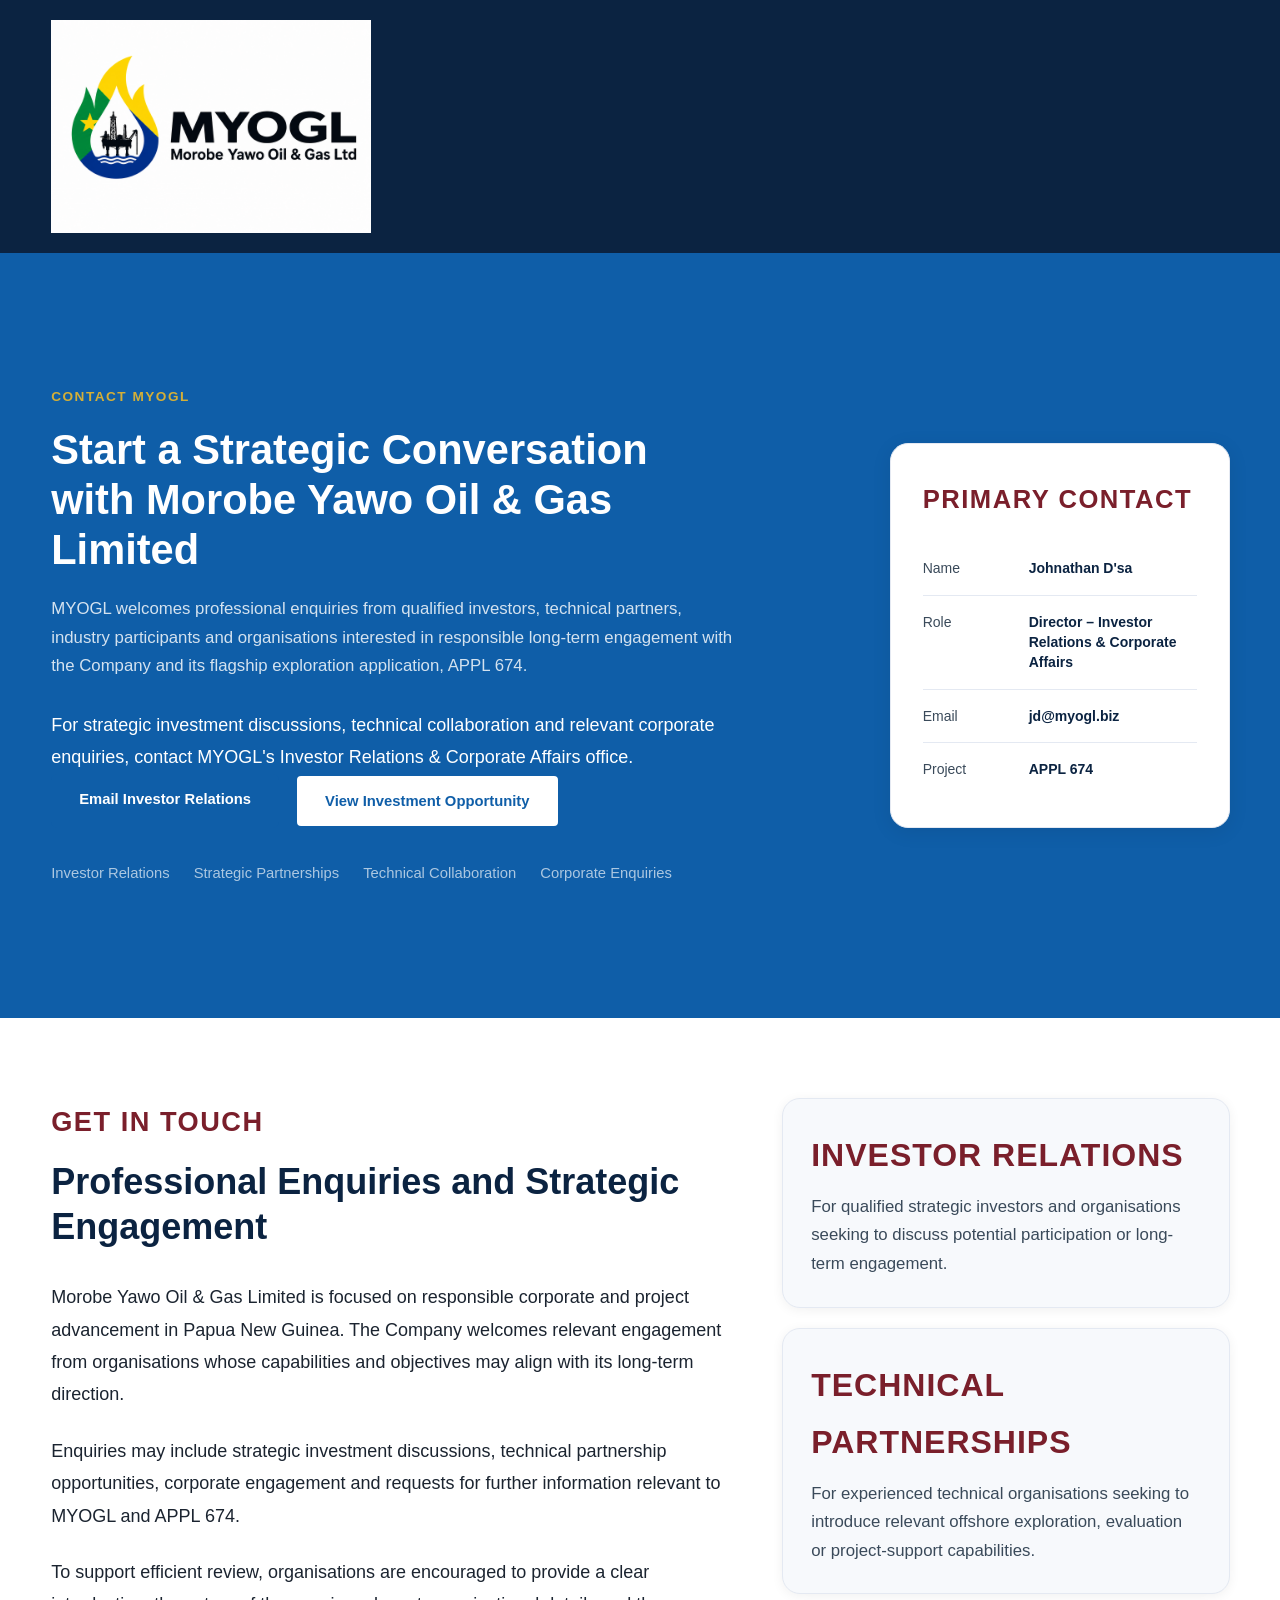
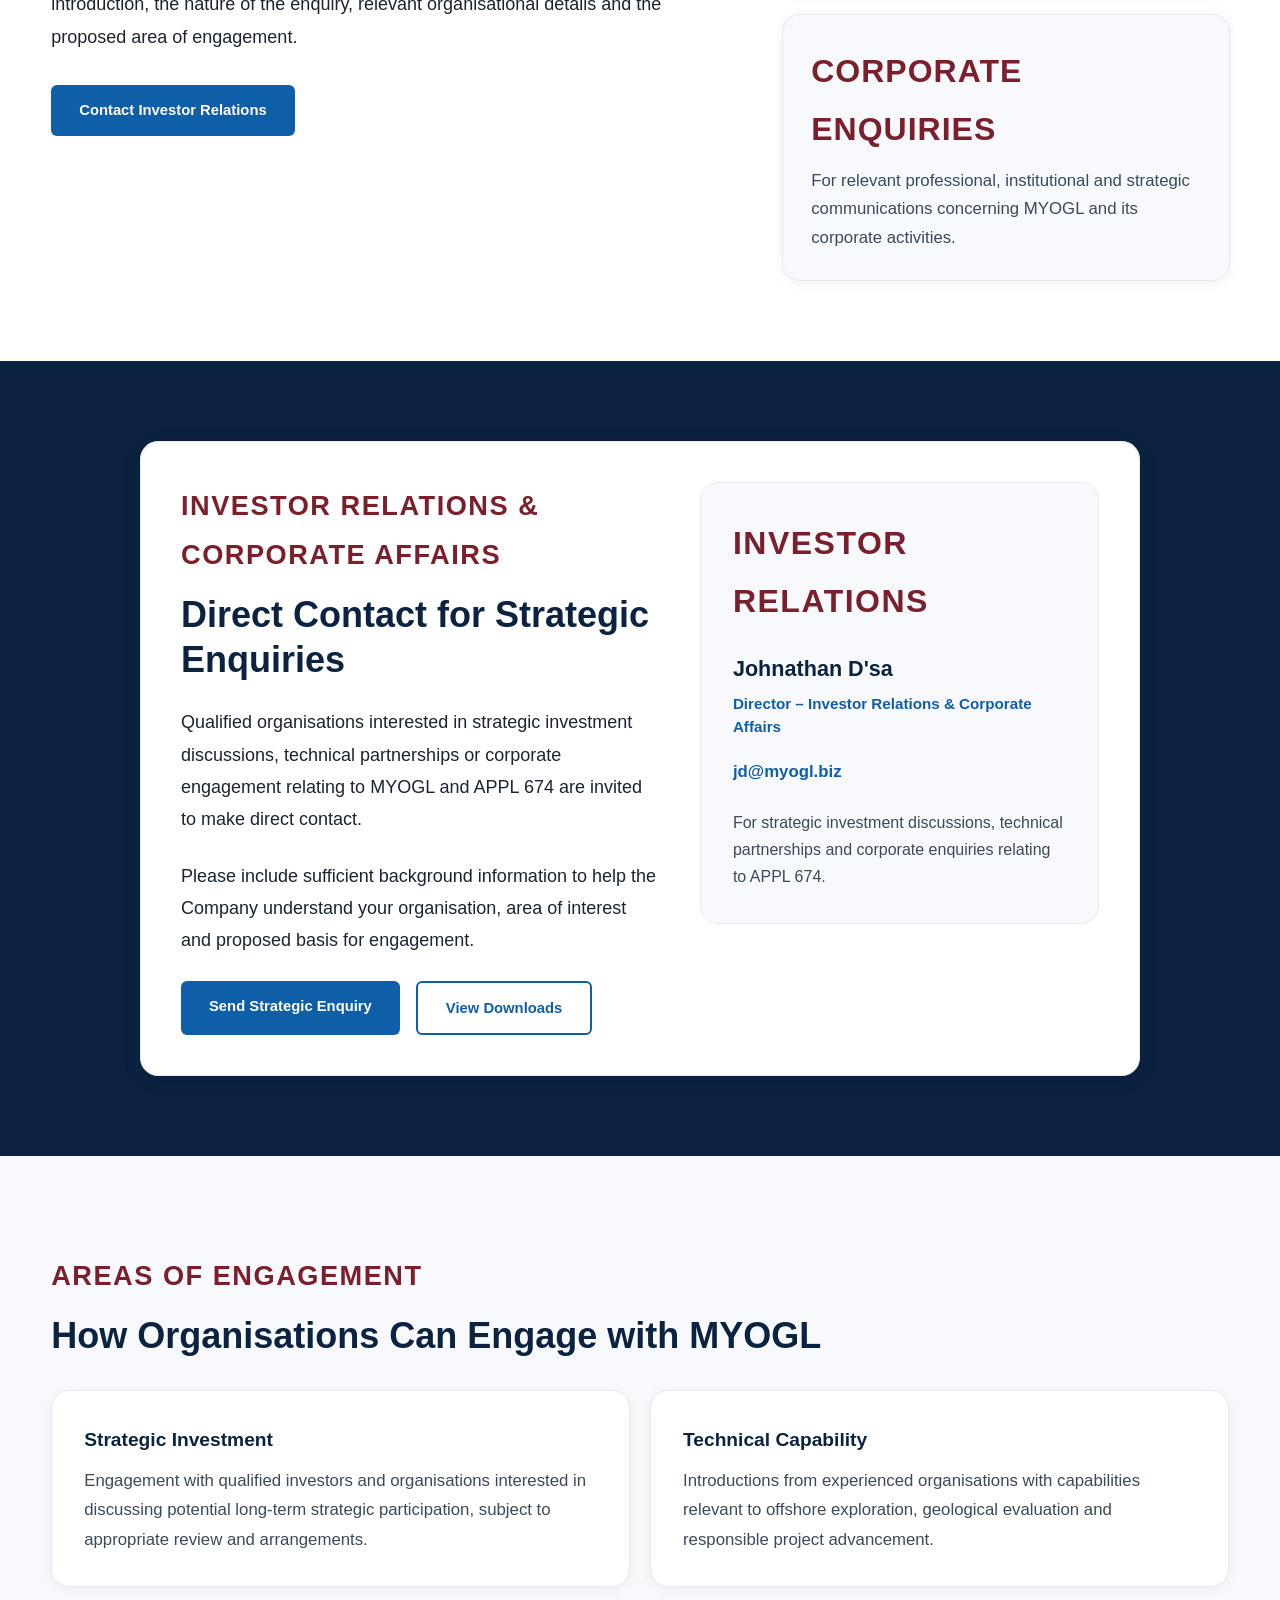
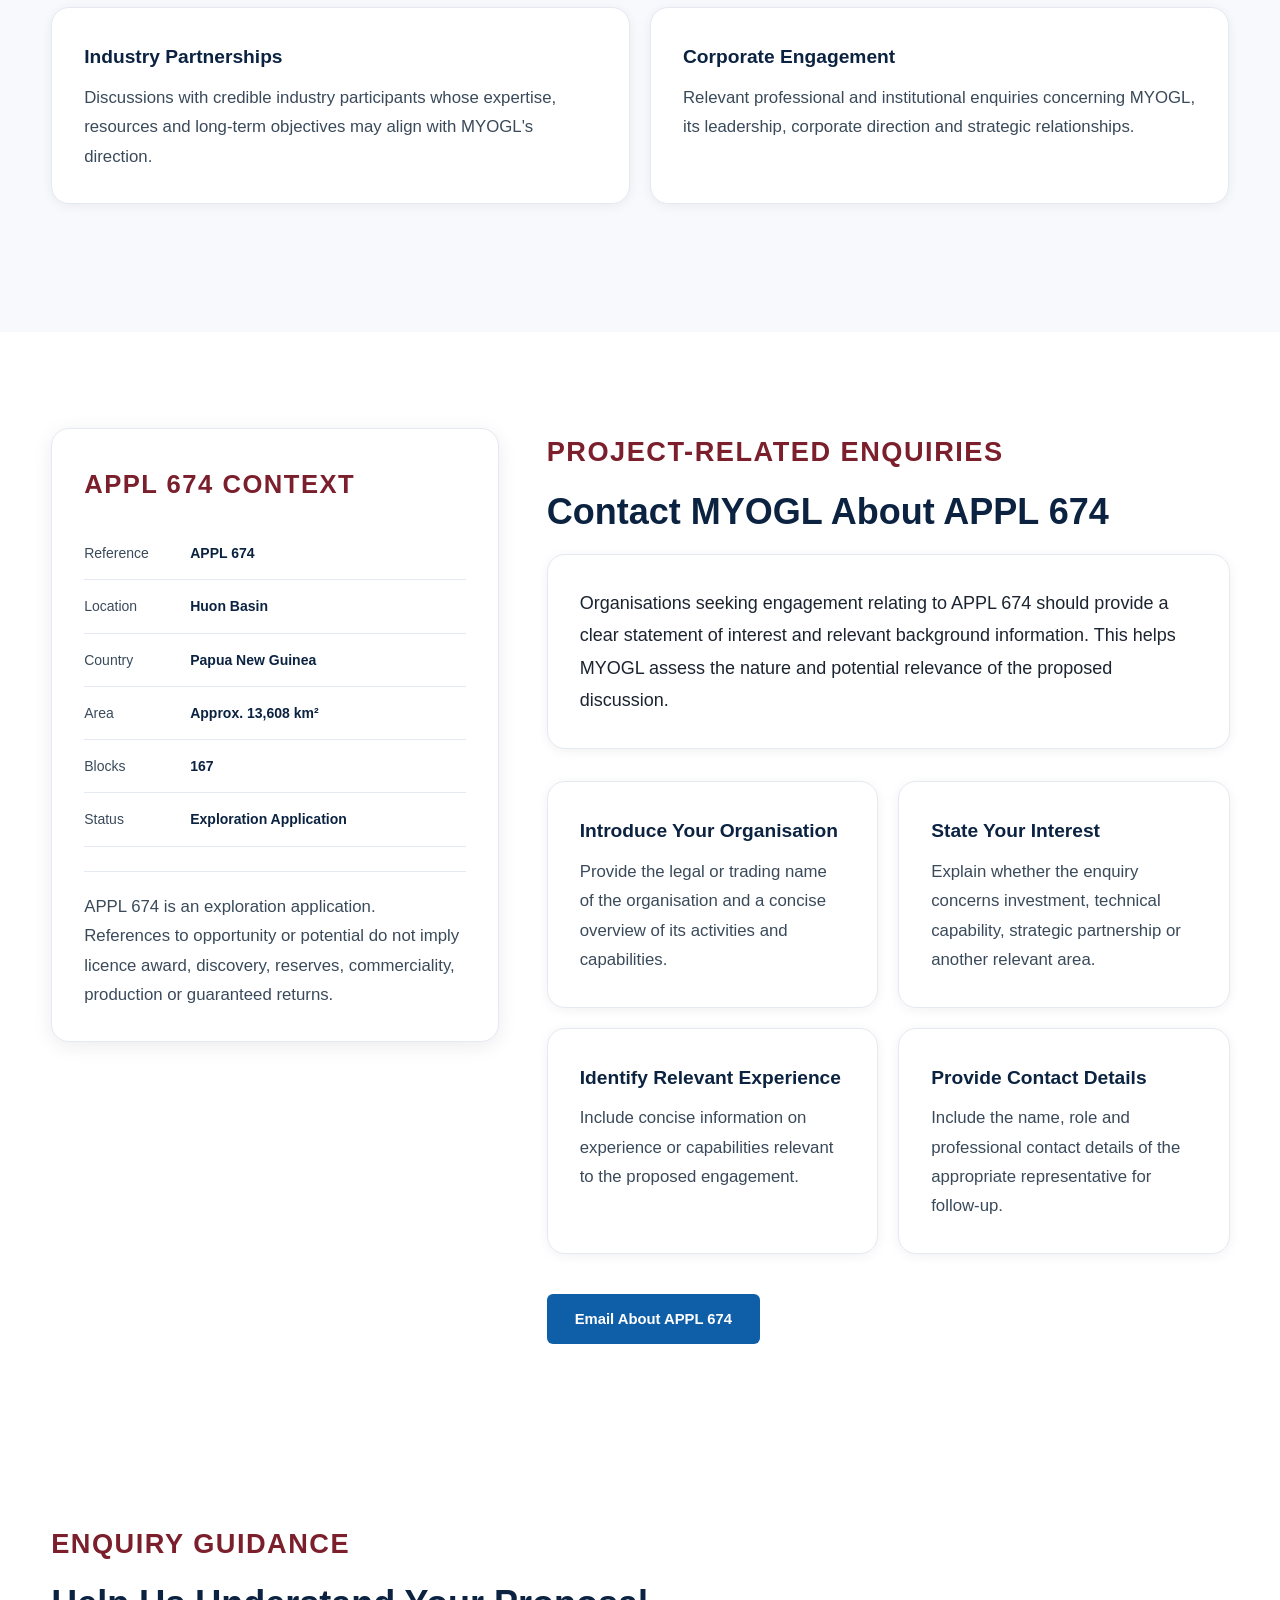
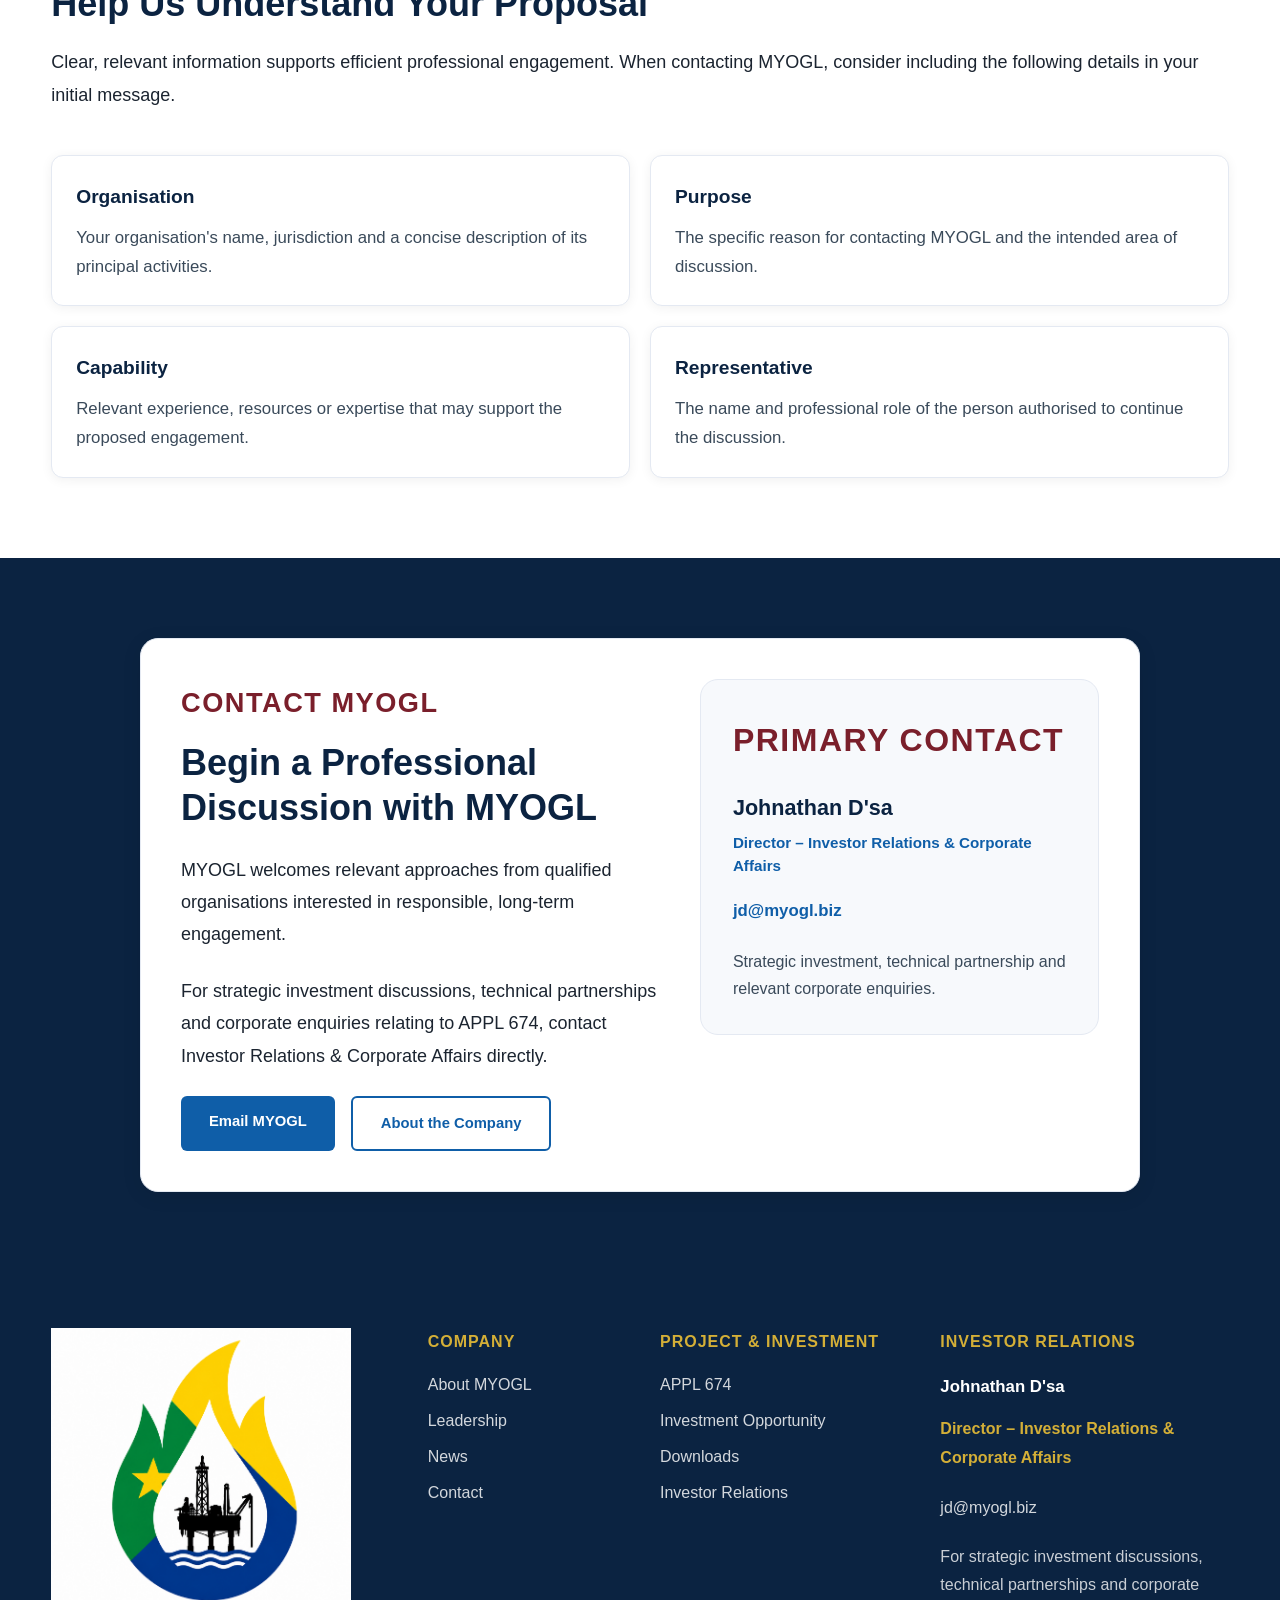
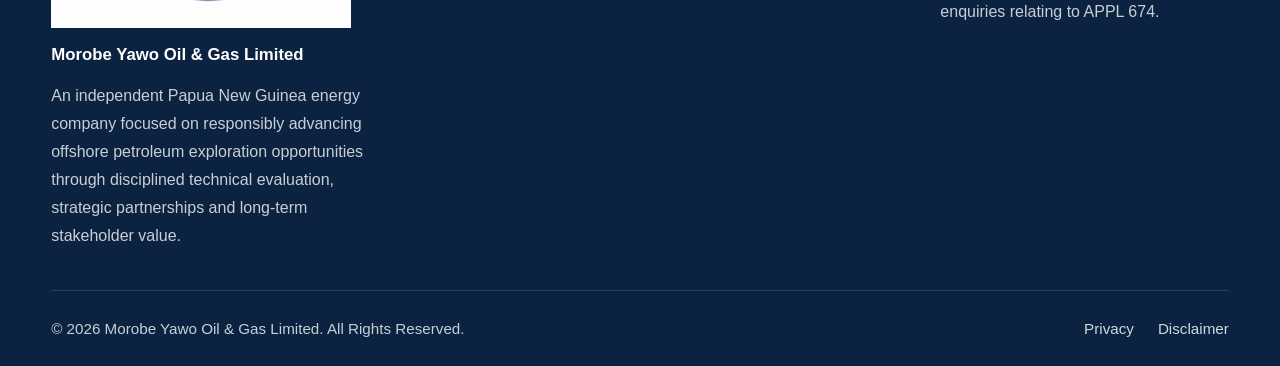
<file: contact.html>
<!DOCTYPE html>
<html lang="en">
<head>
<meta charset="UTF-8">
<meta name="viewport" content="width=device-width,initial-scale=1.0">
<title>Contact MYOGL | Morobe Yawo Oil & Gas Limited</title>
<meta name="description" content="Contact Morobe Yawo Oil & Gas Limited for corporate enquiries, investor relations, strategic investment discussions and technical partnership engagement relating to MYOGL and APPL 674.">
<link rel="icon" type="image/png" href="images/logos/icon.png">
<link rel="stylesheet" href="assets/css/style.css">

<style>
/* Contact page only — scoped fixes for alignment gaps in the shared stylesheet */
.contact-page .contact-overview-layout{
  display:grid;
  grid-template-columns:58% 38%;
  gap:3rem;
  align-items:start;
  width:100%;
}
.contact-page .contact-overview-copy p:not(.section-label){
  font-size:1.125rem;
  font-weight:500;
  line-height:1.8;
  color:var(--text);
  margin-bottom:1.5rem;
}
.contact-page .contact-overview-copy .button{margin-top:.5rem}
.contact-page .contact-overview-cards{
  display:grid;
  gap:1.25rem;
}
.contact-page .contact-overview-card{
  background:var(--bg);
  border:1px solid var(--border);
  border-radius:1.125rem;
  padding:1.75rem;
  box-shadow:0 2px 12px rgba(0,0,0,.06);
}
.contact-page .contact-overview-card h3{
  font-size:2rem;
  font-weight:700;
  color:#7A1F2B;
  letter-spacing:1px;
  margin-bottom:.5rem;
}
.contact-page .contact-overview-card p{
  font-size:1.05rem;
  font-weight:500;
  line-height:1.7;
  color:var(--muted);
}
.contact-page .snapshot-row{
  display:grid;
  grid-template-columns:90px minmax(0,1fr);
  gap:1rem;
  align-items:start;
}
.contact-page .snapshot-key{
  width:auto;
  line-height:1.45;
}
.contact-page .snapshot-value{
  min-width:0;
  text-align:left;
  line-height:1.45;
  overflow-wrap:anywhere;
}
.contact-page .ir-contact-position{line-height:1.5}
.contact-page .footer-logo{max-width:300px}

@media(max-width:960px){
  .contact-page .contact-overview-layout{grid-template-columns:1fr;gap:2rem}
}
@media(max-width:640px){
  .contact-page .snapshot-row{grid-template-columns:1fr;gap:.25rem}
  .contact-page .snapshot-key{width:auto}
  .contact-page .snapshot-value{text-align:left}
  .contact-page .footer-logo{max-width:260px}
}
@media print{
  .contact-page .contact-overview-layout{
    display:grid !important;
    grid-template-columns:58% 38% !important;
    gap:6mm !important;
    align-items:start !important;
  }
  .contact-page .contact-overview-cards{
    display:grid !important;
    gap:4mm !important;
  }
  .contact-page .contact-overview-card{
    break-inside:avoid !important;
    page-break-inside:avoid !important;
    padding:5mm !important;
  }
  .contact-page .snapshot-row{
    display:grid !important;
    grid-template-columns:28mm minmax(0,1fr) !important;
    gap:4mm !important;
    align-items:start !important;
  }
  .contact-page .snapshot-key{width:auto !important}
  .contact-page .snapshot-value{text-align:left !important}
  .contact-page .footer-logo{max-width:65mm !important}
}
</style>

</head>
<body class="contact-page">
<a class="skip-link" href="#main-content">Skip to main content</a>

<!-- Sticky Navigation -->
<div class="site-header">
<div class="container">
<div class="navbar">
<a class="brand" href="index.html" aria-label="MYOGL home"><img src="images/logos/header-logo.png" alt="MYOGL" class="brand-logo"></a>
</div>
</div>
</div>

<main id="main-content">

<!-- Contact Hero -->
<header class="hero">
<div class="container">
<div class="hero-layout">
<div class="hero-content">
<p class="section-label">CONTACT MYOGL</p>
<h1>Start a Strategic Conversation with Morobe Yawo Oil &amp; Gas Limited</h1>
<p class="lead">MYOGL welcomes professional enquiries from qualified investors, technical partners, industry participants and organisations interested in responsible long-term engagement with the Company and its flagship exploration application, APPL 674.</p>
<p>For strategic investment discussions, technical collaboration and relevant corporate enquiries, contact MYOGL's Investor Relations &amp; Corporate Affairs office.</p>
<div class="hero-actions">
<a class="button" href="mailto:jd@myogl.biz">Email Investor Relations</a>
<a class="button-secondary" href="investment.html">View Investment Opportunity</a>
</div>
<ul class="hero-tags">
<li>Investor Relations</li>
<li>Strategic Partnerships</li>
<li>Technical Collaboration</li>
<li>Corporate Enquiries</li>
</ul>
</div>
<aside class="hero-panel">
<div class="snapshot-card">
<h3 class="snapshot-heading">PRIMARY CONTACT</h3>
<div class="snapshot-row">
<span class="snapshot-key">Name</span>
<span class="snapshot-value">Johnathan D'sa</span>
</div>
<div class="snapshot-row">
<span class="snapshot-key">Role</span>
<span class="snapshot-value">Director – Investor Relations &amp; Corporate Affairs</span>
</div>
<div class="snapshot-row">
<span class="snapshot-key">Email</span>
<span class="snapshot-value">jd@myogl.biz</span>
</div>
<div class="snapshot-row">
<span class="snapshot-key">Project</span>
<span class="snapshot-value">APPL 674</span>
</div>
</div>
</aside>
</div>
</div>
</header>

<!-- Contact Overview -->
<section class="about-section">
<div class="container">
<div class="contact-overview-layout">
<div class="contact-overview-copy">
<p class="section-label">GET IN TOUCH</p>
<h2>Professional Enquiries and Strategic Engagement</h2>
<p>Morobe Yawo Oil &amp; Gas Limited is focused on responsible corporate and project advancement in Papua New Guinea. The Company welcomes relevant engagement from organisations whose capabilities and objectives may align with its long-term direction.</p>
<p>Enquiries may include strategic investment discussions, technical partnership opportunities, corporate engagement and requests for further information relevant to MYOGL and APPL 674.</p>
<p>To support efficient review, organisations are encouraged to provide a clear introduction, the nature of the enquiry, relevant organisational details and the proposed area of engagement.</p>
<a class="button" href="mailto:jd@myogl.biz?subject=MYOGL%20Professional%20Enquiry">Contact Investor Relations</a>
</div>
<div class="contact-overview-cards">
<article class="contact-overview-card">
<h3>INVESTOR RELATIONS</h3>
<p>For qualified strategic investors and organisations seeking to discuss potential participation or long-term engagement.</p>
</article>
<article class="contact-overview-card">
<h3>TECHNICAL PARTNERSHIPS</h3>
<p>For experienced technical organisations seeking to introduce relevant offshore exploration, evaluation or project-support capabilities.</p>
</article>
<article class="contact-overview-card">
<h3>CORPORATE ENQUIRIES</h3>
<p>For relevant professional, institutional and strategic communications concerning MYOGL and its corporate activities.</p>
</article>
</div>
</div>
</div>
</section>

<!-- Direct Contact -->
<section class="ir-section">
<div class="container">
<div class="ir-panel">
<div class="ir-main">
<p class="section-label">INVESTOR RELATIONS &amp; CORPORATE AFFAIRS</p>
<h2>Direct Contact for Strategic Enquiries</h2>
<p>Qualified organisations interested in strategic investment discussions, technical partnerships or corporate engagement relating to MYOGL and APPL 674 are invited to make direct contact.</p>
<p>Please include sufficient background information to help the Company understand your organisation, area of interest and proposed basis for engagement.</p>
<div class="ir-actions">
<a class="button" href="mailto:jd@myogl.biz?subject=MYOGL%20Strategic%20Enquiry">Send Strategic Enquiry</a>
<a class="button-secondary" href="downloads.html">View Downloads</a>
</div>
</div>
<div class="ir-contact">
<h3>Investor Relations</h3>
<p class="ir-contact-name">Johnathan D'sa</p>
<p class="ir-contact-position">Director – Investor Relations &amp; Corporate Affairs</p>
<a class="ir-contact-email" href="mailto:jd@myogl.biz">jd@myogl.biz</a>
<p class="ir-contact-note">For strategic investment discussions, technical partnerships and corporate enquiries relating to APPL 674.</p>
</div>
</div>
</div>
</section>

<!-- Enquiry Areas -->
<section class="project-section">
<div class="container">
<p class="section-label">AREAS OF ENGAGEMENT</p>
<h2>How Organisations Can Engage with MYOGL</h2>
<div class="project-panels">
<div class="project-panel">
<h3>Strategic Investment</h3>
<p>Engagement with qualified investors and organisations interested in discussing potential long-term strategic participation, subject to appropriate review and arrangements.</p>
</div>
<div class="project-panel">
<h3>Technical Capability</h3>
<p>Introductions from experienced organisations with capabilities relevant to offshore exploration, geological evaluation and responsible project advancement.</p>
</div>
<div class="project-panel">
<h3>Industry Partnerships</h3>
<p>Discussions with credible industry participants whose expertise, resources and long-term objectives may align with MYOGL's direction.</p>
</div>
<div class="project-panel">
<h3>Corporate Engagement</h3>
<p>Relevant professional and institutional enquiries concerning MYOGL, its leadership, corporate direction and strategic relationships.</p>
</div>
</div>
</div>
</section>

<!-- APPL 674 Enquiry Context -->
<section class="invest-section">
<div class="container">
<div class="invest-layout">
<aside class="invest-info-col">
<div class="snapshot-card">
<h3 class="snapshot-heading">APPL 674 CONTEXT</h3>
<div class="snapshot-row">
<span class="snapshot-key">Reference</span>
<span class="snapshot-value">APPL 674</span>
</div>
<div class="snapshot-row">
<span class="snapshot-key">Location</span>
<span class="snapshot-value">Huon Basin</span>
</div>
<div class="snapshot-row">
<span class="snapshot-key">Country</span>
<span class="snapshot-value">Papua New Guinea</span>
</div>
<div class="snapshot-row">
<span class="snapshot-key">Area</span>
<span class="snapshot-value">Approx. 13,608 km&sup2;</span>
</div>
<div class="snapshot-row">
<span class="snapshot-key">Blocks</span>
<span class="snapshot-value">167</span>
</div>
<div class="snapshot-row">
<span class="snapshot-key">Status</span>
<span class="snapshot-value">Exploration Application</span>
</div>
<div class="invest-summary-note">
<p>APPL 674 is an exploration application. References to opportunity or potential do not imply licence award, discovery, reserves, commerciality, production or guaranteed returns.</p>
</div>
</div>
</aside>
<div class="invest-content-col">
<p class="section-label">PROJECT-RELATED ENQUIRIES</p>
<h2>Contact MYOGL About APPL 674</h2>
<div class="invest-intro-card">
<p>Organisations seeking engagement relating to APPL 674 should provide a clear statement of interest and relevant background information. This helps MYOGL assess the nature and potential relevance of the proposed discussion.</p>
</div>
<div class="invest-panels">
<div class="invest-panel">
<h3>Introduce Your Organisation</h3>
<p>Provide the legal or trading name of the organisation and a concise overview of its activities and capabilities.</p>
</div>
<div class="invest-panel">
<h3>State Your Interest</h3>
<p>Explain whether the enquiry concerns investment, technical capability, strategic partnership or another relevant area.</p>
</div>
<div class="invest-panel">
<h3>Identify Relevant Experience</h3>
<p>Include concise information on experience or capabilities relevant to the proposed engagement.</p>
</div>
<div class="invest-panel">
<h3>Provide Contact Details</h3>
<p>Include the name, role and professional contact details of the appropriate representative for follow-up.</p>
</div>
</div>
<a class="button" href="mailto:jd@myogl.biz?subject=APPL%20674%20Enquiry">Email About APPL 674</a>
</div>
</div>
</div>
</section>

<!-- Enquiry Guidance -->
<section class="why-png-section">
<div class="container">
<div class="why-png-content">
<p class="section-label">ENQUIRY GUIDANCE</p>
<h2>Help Us Understand Your Proposal</h2>
<p>Clear, relevant information supports efficient professional engagement. When contacting MYOGL, consider including the following details in your initial message.</p>
<div class="why-png-grid">
<div class="why-png-card">
<h3>Organisation</h3>
<p>Your organisation's name, jurisdiction and a concise description of its principal activities.</p>
</div>
<div class="why-png-card">
<h3>Purpose</h3>
<p>The specific reason for contacting MYOGL and the intended area of discussion.</p>
</div>
<div class="why-png-card">
<h3>Capability</h3>
<p>Relevant experience, resources or expertise that may support the proposed engagement.</p>
</div>
<div class="why-png-card">
<h3>Representative</h3>
<p>The name and professional role of the person authorised to continue the discussion.</p>
</div>
</div>
</div>
</div>
</section>

<!-- Final CTA -->
<section class="ir-section">
<div class="container">
<div class="ir-panel">
<div class="ir-main">
<p class="section-label">CONTACT MYOGL</p>
<h2>Begin a Professional Discussion with MYOGL</h2>
<p>MYOGL welcomes relevant approaches from qualified organisations interested in responsible, long-term engagement.</p>
<p>For strategic investment discussions, technical partnerships and corporate enquiries relating to APPL 674, contact Investor Relations &amp; Corporate Affairs directly.</p>
<div class="ir-actions">
<a class="button" href="mailto:jd@myogl.biz?subject=MYOGL%20Corporate%20Enquiry">Email MYOGL</a>
<a class="button-secondary" href="about.html">About the Company</a>
</div>
</div>
<div class="ir-contact">
<h3>Primary Contact</h3>
<p class="ir-contact-name">Johnathan D'sa</p>
<p class="ir-contact-position">Director – Investor Relations &amp; Corporate Affairs</p>
<a class="ir-contact-email" href="mailto:jd@myogl.biz">jd@myogl.biz</a>
<p class="ir-contact-note">Strategic investment, technical partnership and relevant corporate enquiries.</p>
</div>
</div>
</div>
</section>

</main>

<!-- Footer -->
<footer class="site-footer">
<div class="container footer-grid">
<div>
<img src="images/logos/corporate-logo.png" alt="Morobe Yawo Oil &amp; Gas Limited" class="footer-logo">
<p class="footer-company-name">Morobe Yawo Oil &amp; Gas Limited</p>
<p class="footer-summary">An independent Papua New Guinea energy company focused on responsibly advancing offshore petroleum exploration opportunities through disciplined technical evaluation, strategic partnerships and long-term stakeholder value.</p>
</div>
<div>
<h3>Company</h3>
<div class="footer-nav">
<a href="about.html">About MYOGL</a>
<a href="leadership.html">Leadership</a>
<a href="news.html">News</a>
<a href="contact.html">Contact</a>
</div>
</div>
<div>
<h3>Project &amp; Investment</h3>
<div class="footer-nav">
<a href="appl674.html">APPL 674</a>
<a href="investment.html">Investment Opportunity</a>
<a href="downloads.html">Downloads</a>
<a href="contact.html">Investor Relations</a>
</div>
</div>
<div>
<h3>Investor Relations</h3>
<div class="footer-nav">
<p class="footer-ir-name">Johnathan D'sa</p>
<p class="footer-ir-position">Director – Investor Relations &amp; Corporate Affairs</p>
<a class="footer-ir-email" href="mailto:jd@myogl.biz">jd@myogl.biz</a>
<p class="footer-ir-note">For strategic investment discussions, technical partnerships and corporate enquiries relating to APPL 674.</p>
</div>
</div>
</div>
<div class="container footer-bottom">
<p>&copy; 2026 Morobe Yawo Oil &amp; Gas Limited. All Rights Reserved.</p>
<div class="footer-bottom-links">
<a href="privacy.html">Privacy</a>
<a href="disclaimer.html">Disclaimer</a>
</div>
</div>
</footer>

<script src="assets/js/script.js"></script>
</body>
</html>
</file>
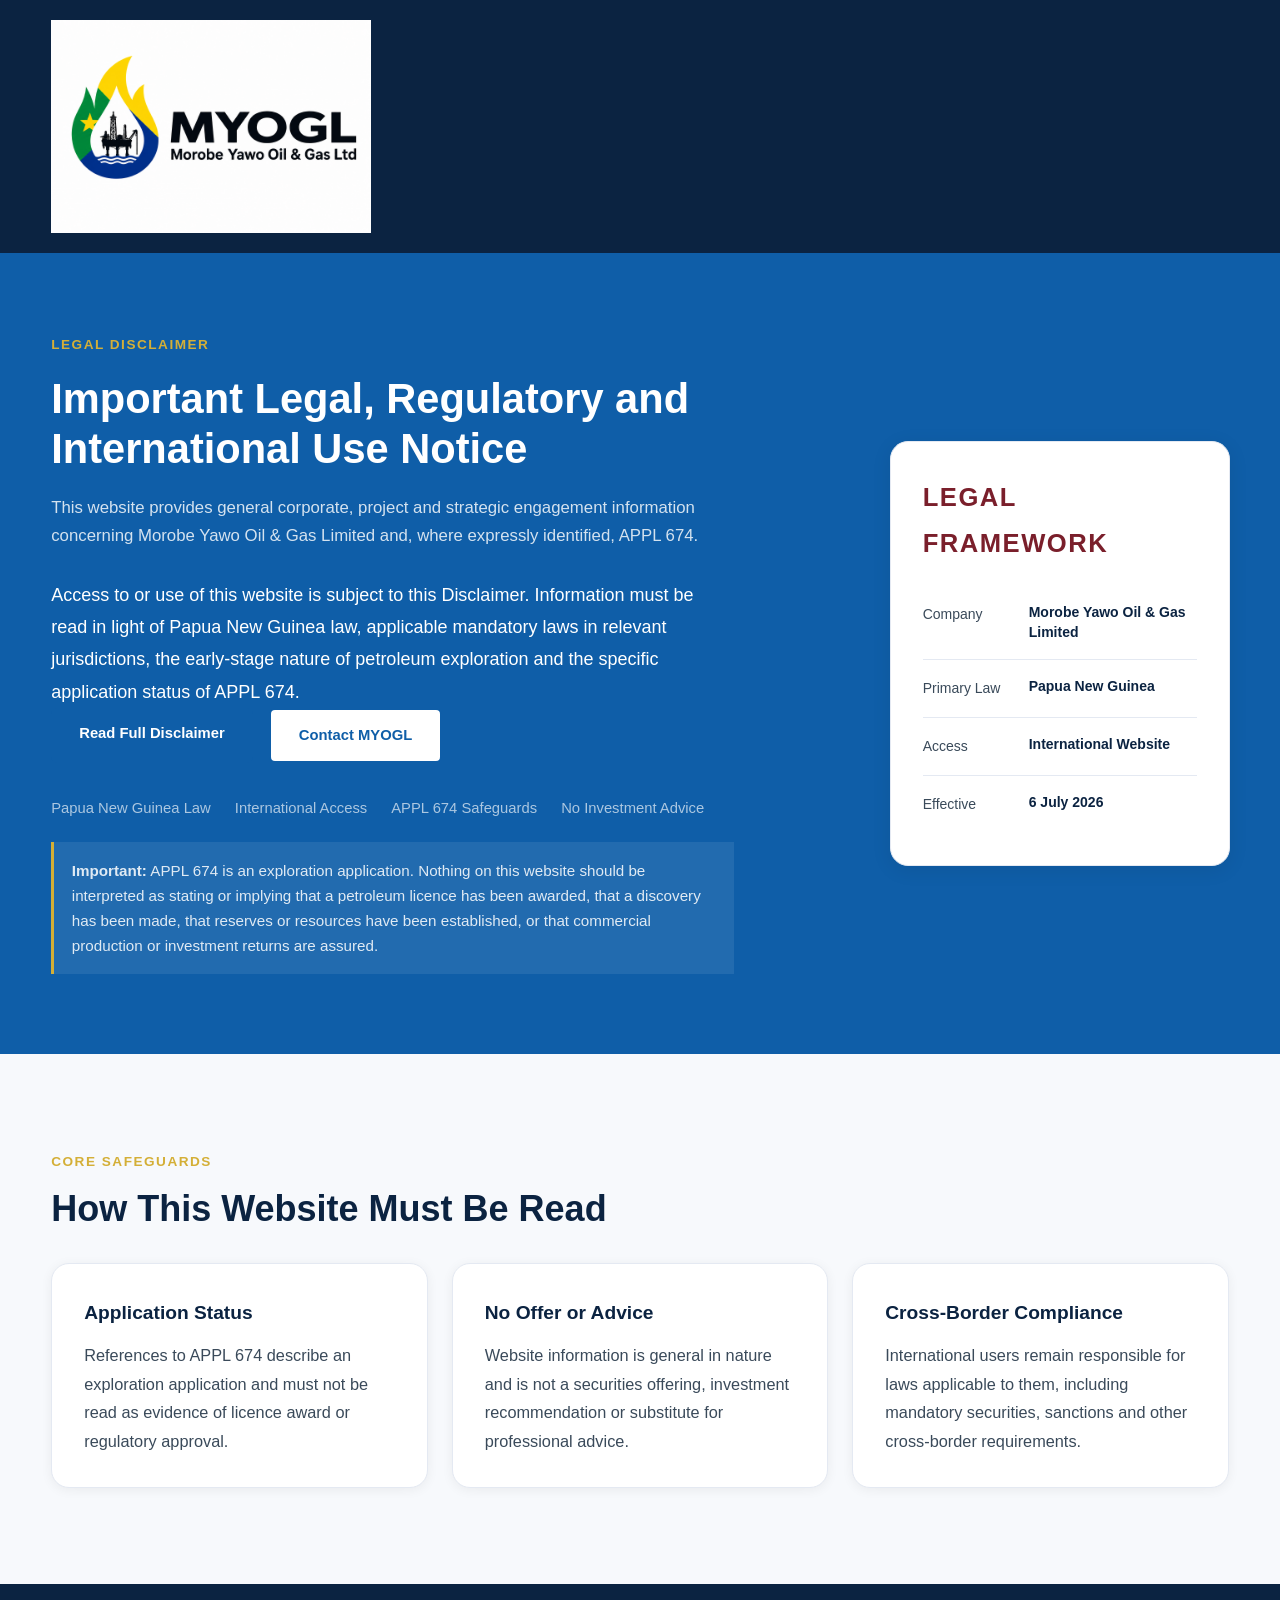
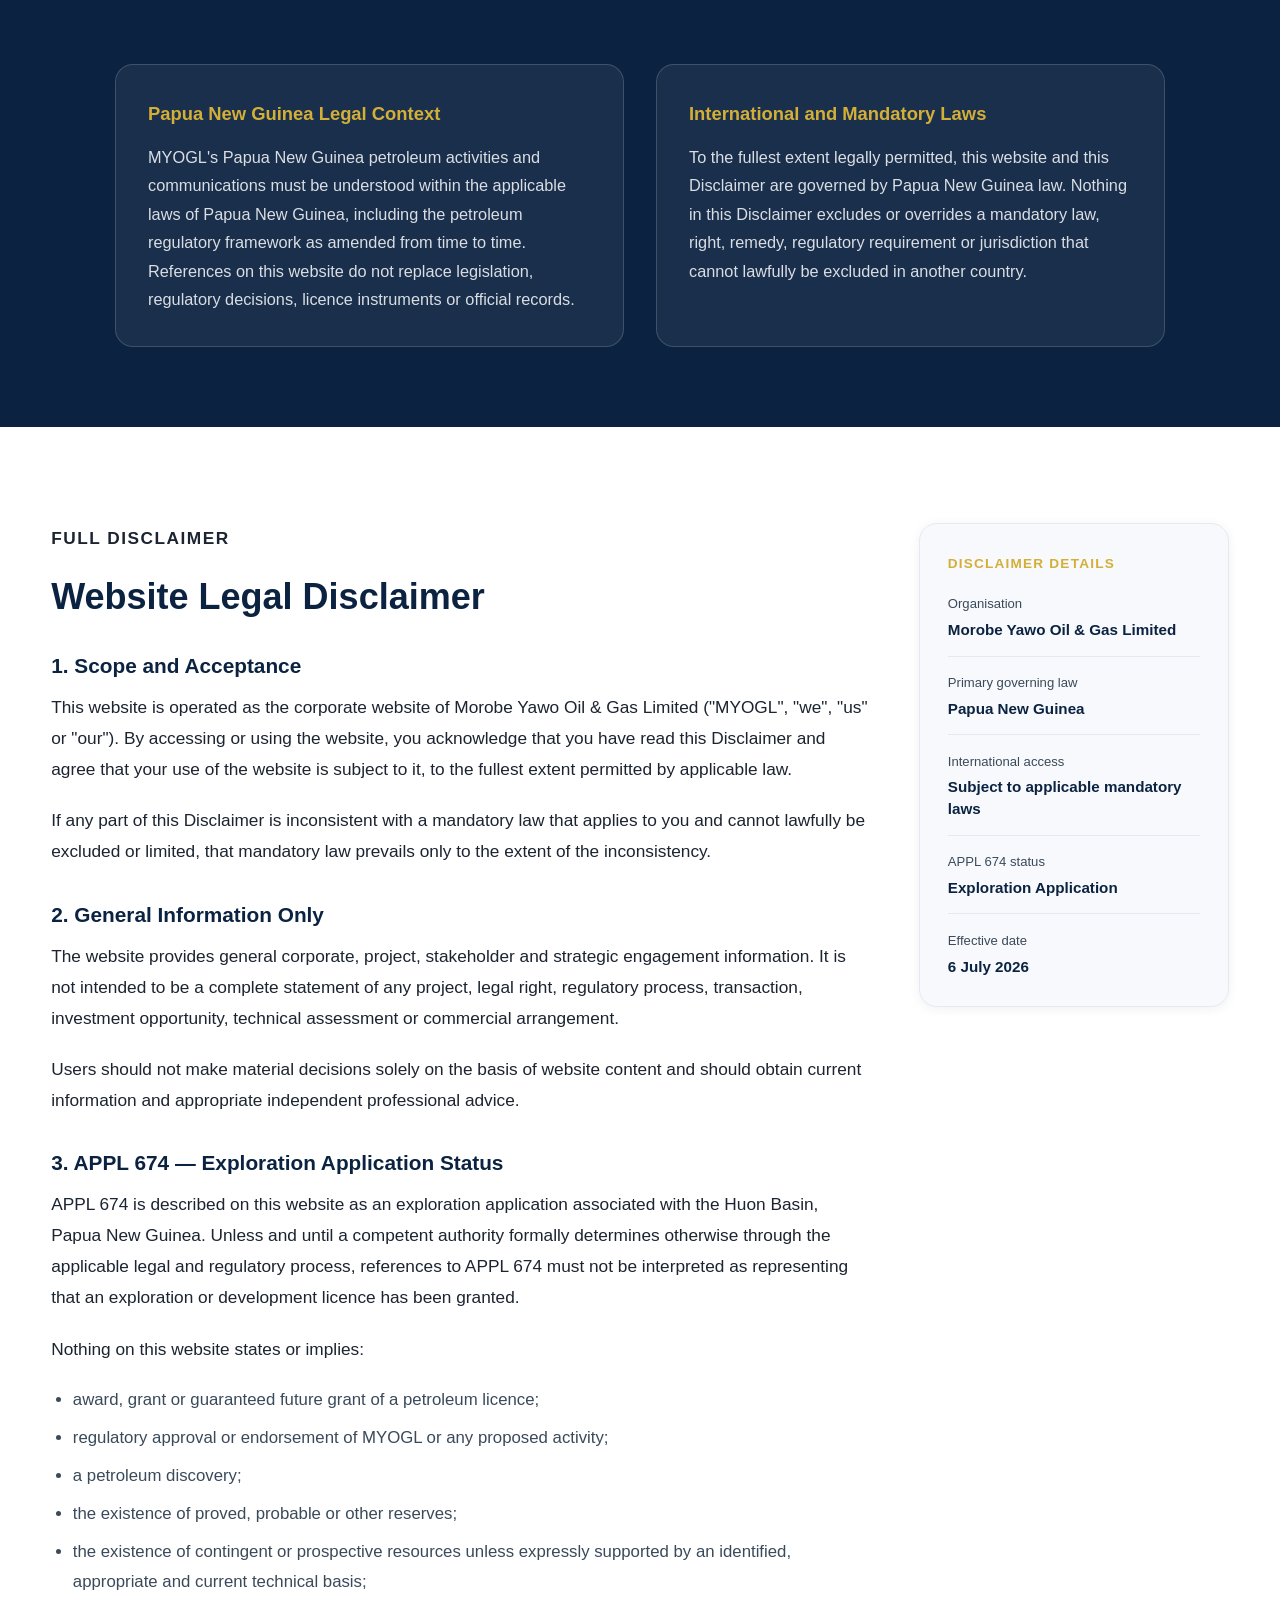
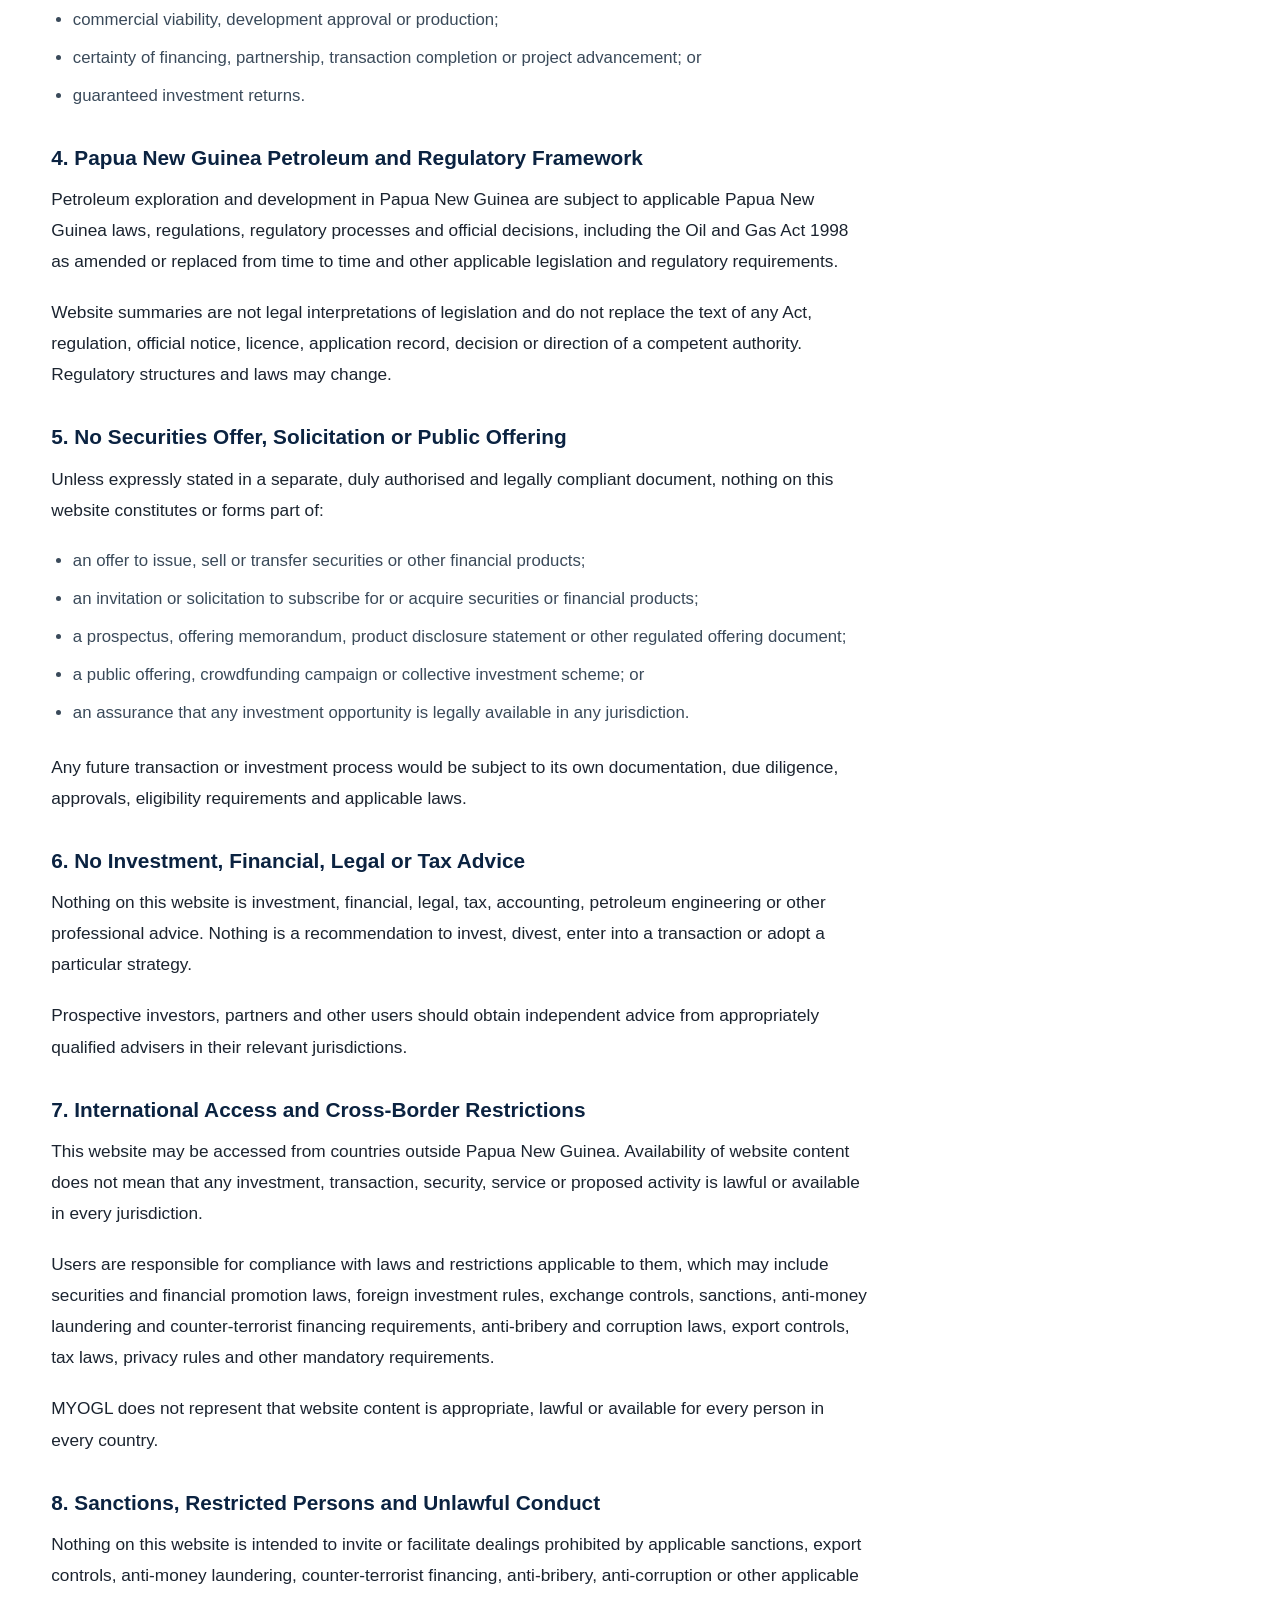
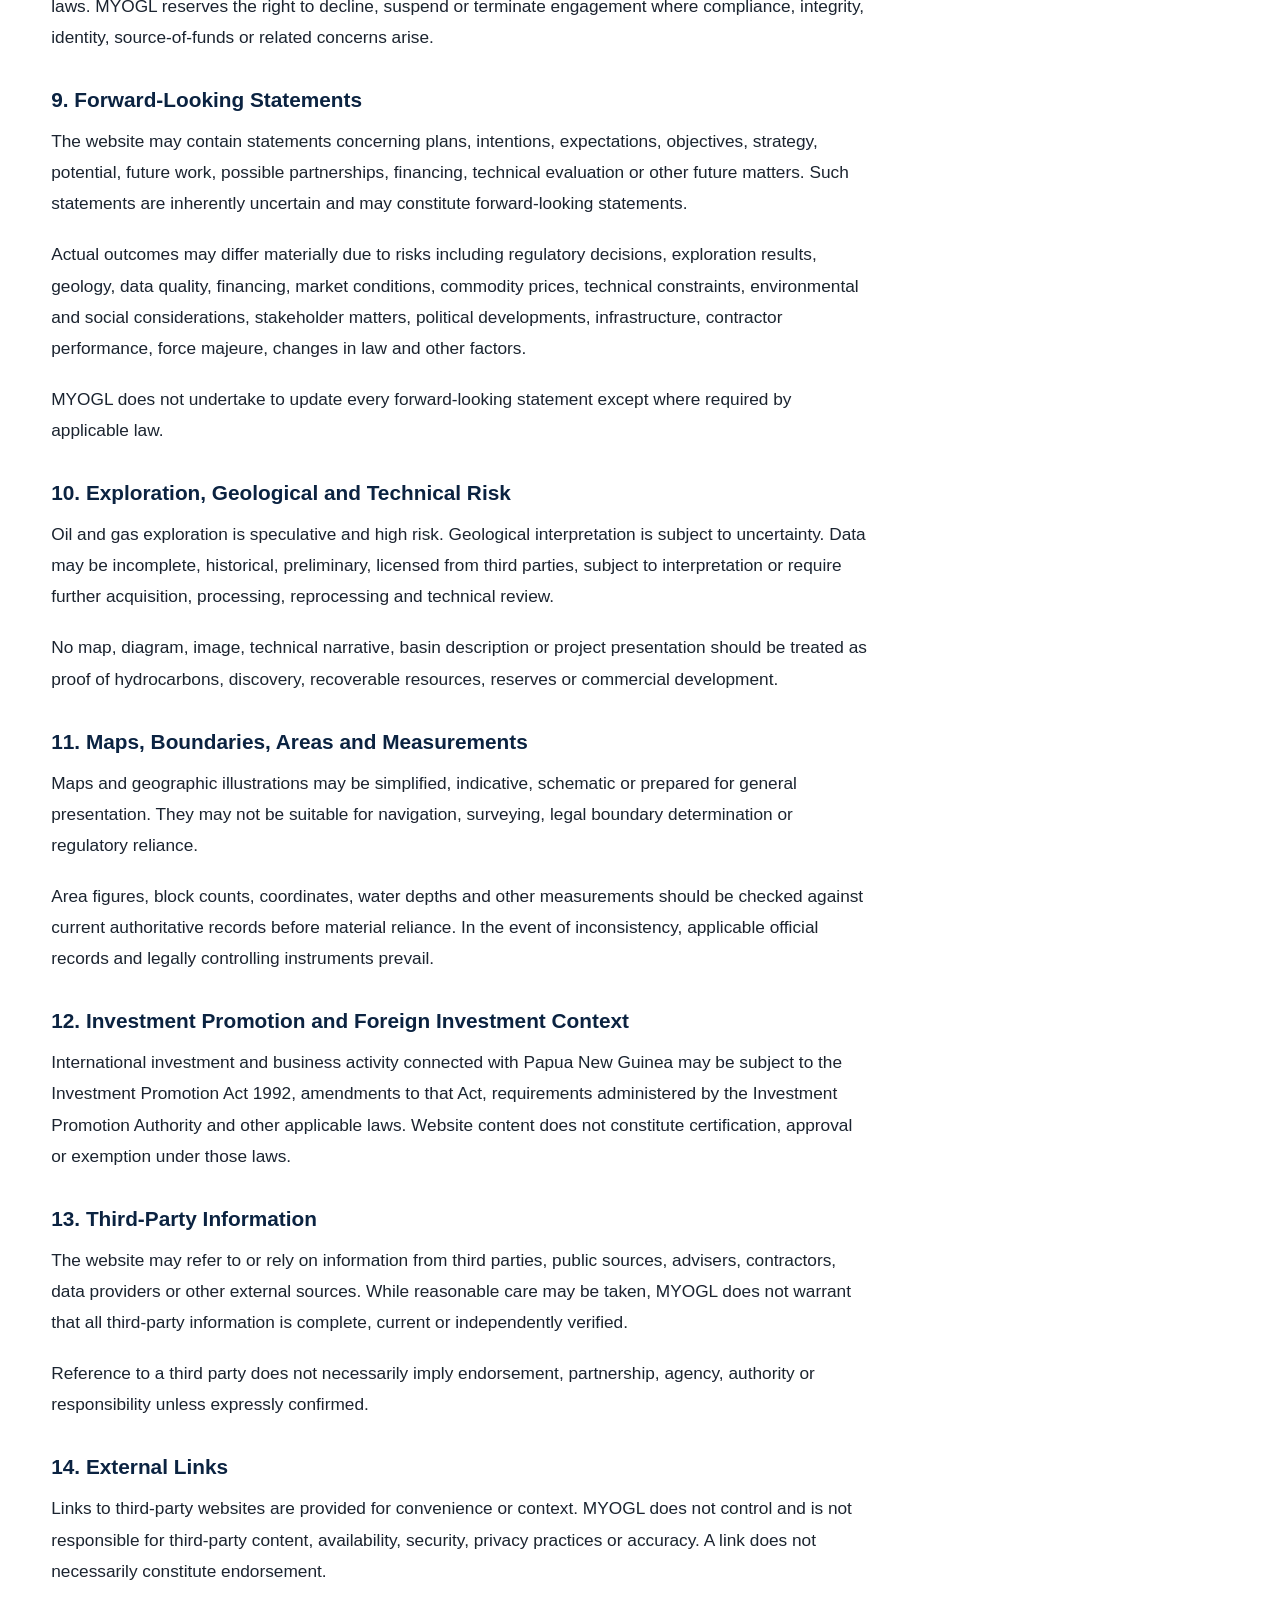
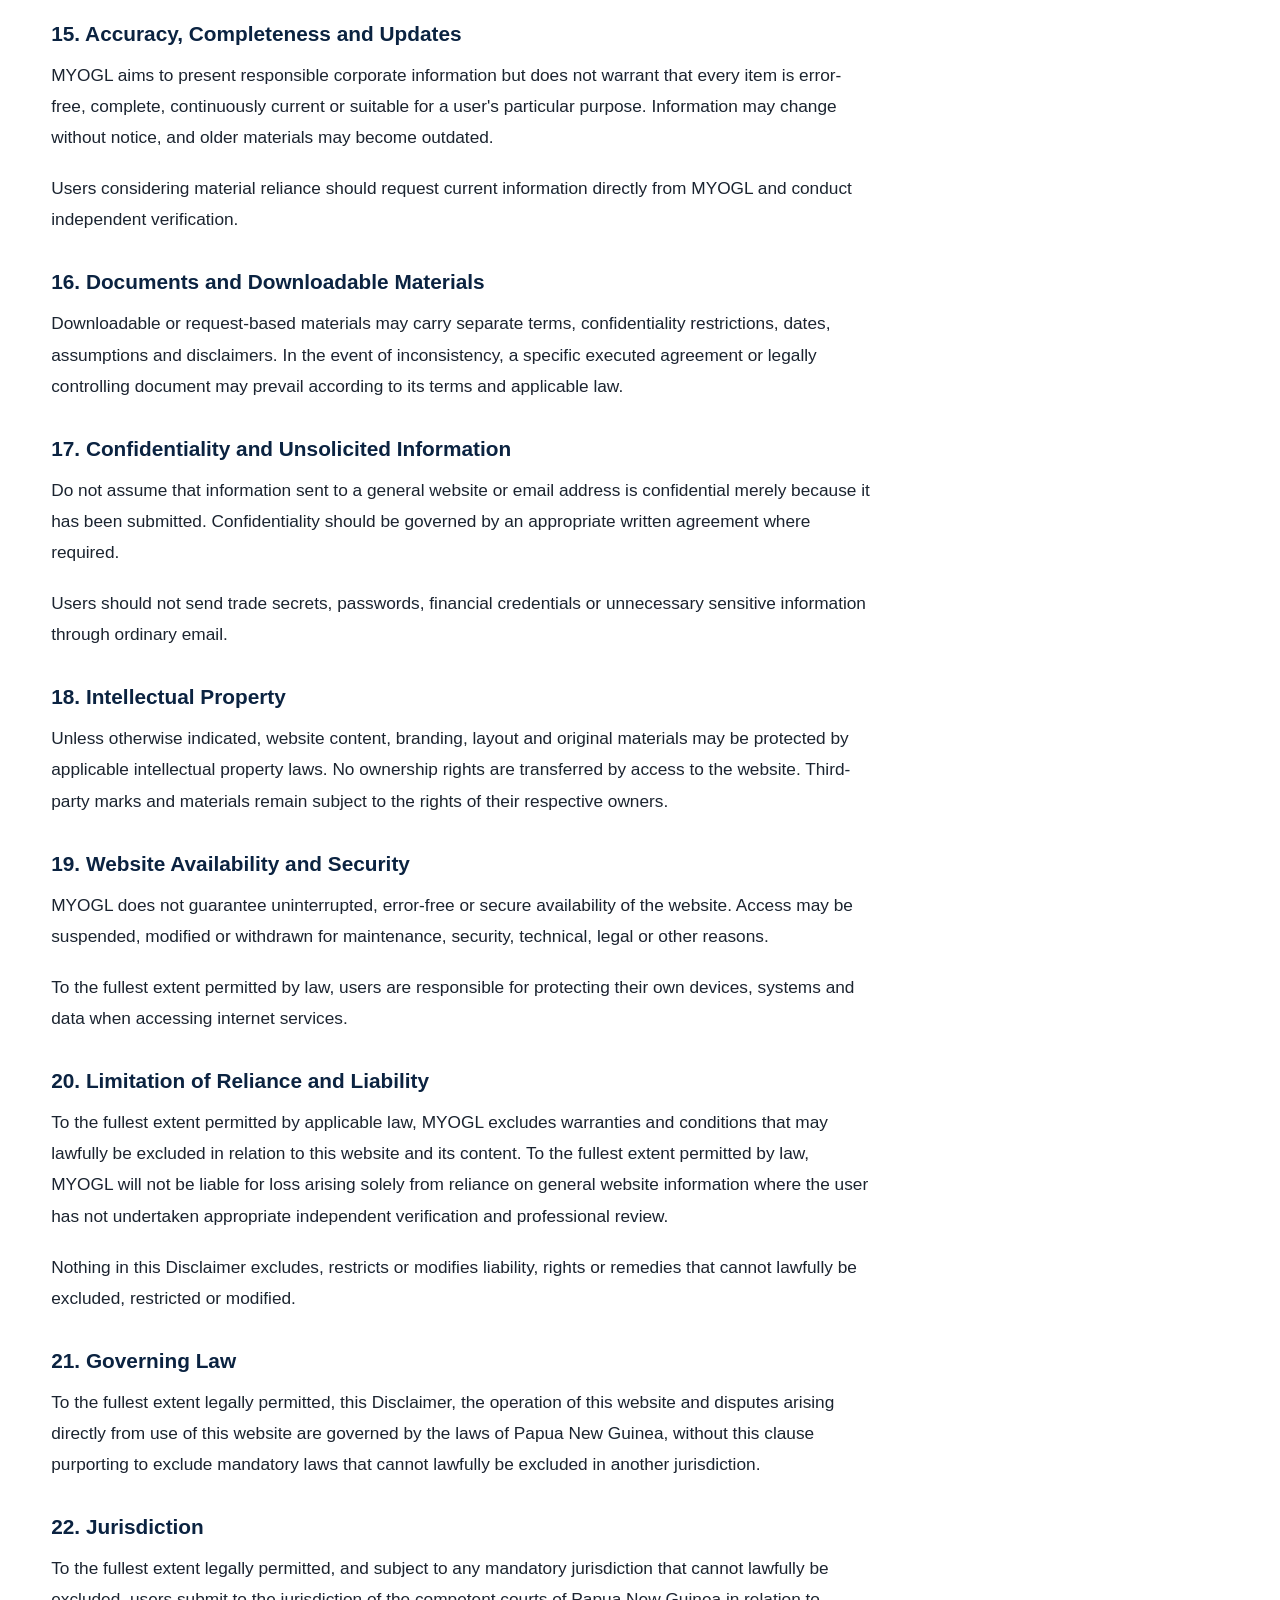
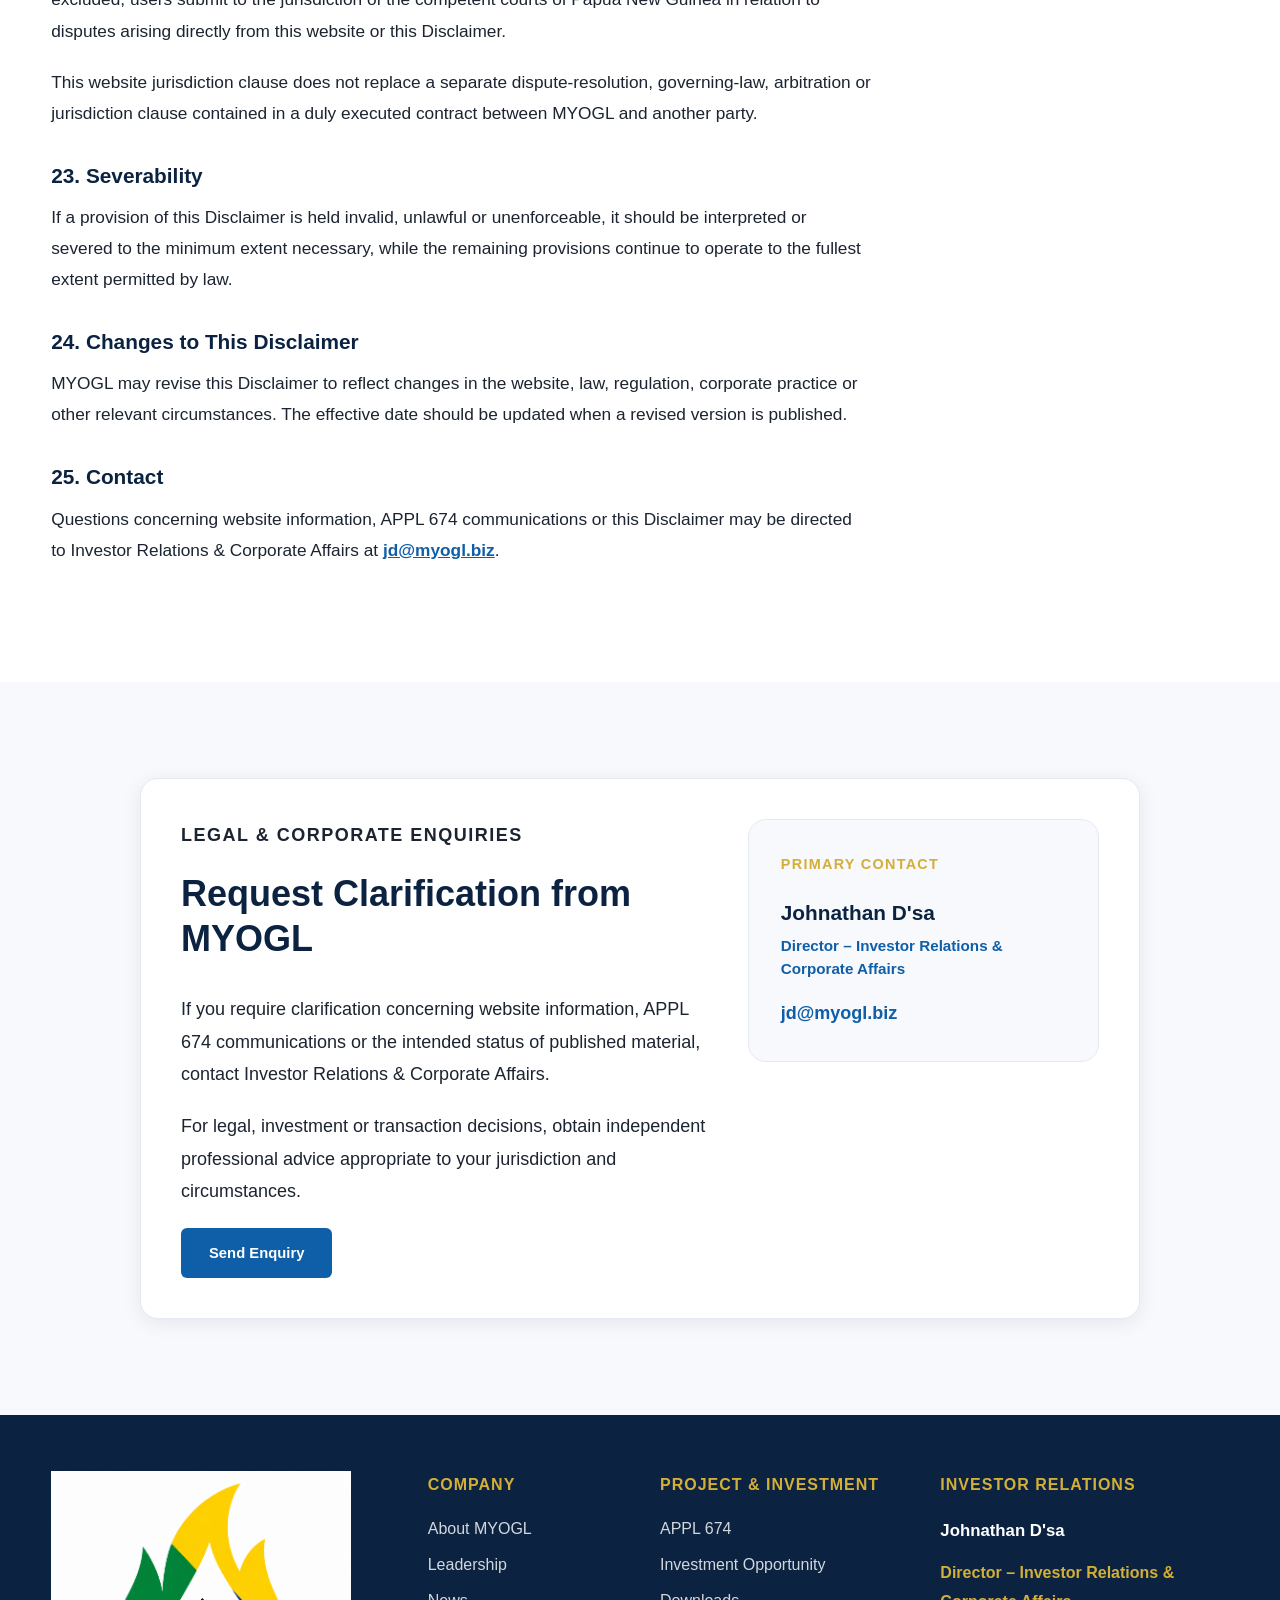
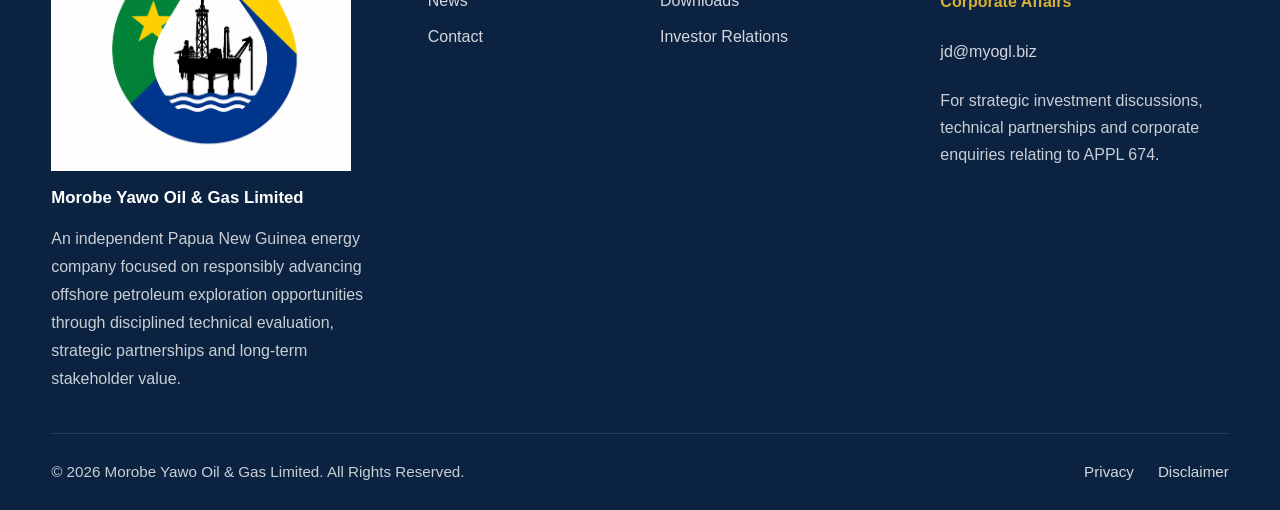
<file: disclaimer.html>
<!DOCTYPE html>
<html lang="en">
<head>
<meta charset="UTF-8">
<meta name="viewport" content="width=device-width,initial-scale=1.0">
<title>Legal Disclaimer | Morobe Yawo Oil & Gas Limited</title>
<meta name="description" content="Legal disclaimer for the Morobe Yawo Oil & Gas Limited corporate website, including APPL 674, international access, investment, technical and Papua New Guinea law notices.">
<link rel="icon" type="image/png" href="images/logos/icon.png">
<link rel="stylesheet" href="assets/css/style.css">
<style>
/* Disclaimer page only — scoped production layout */
.disclaimer-page .legal-hero-note{
  margin-top:1.25rem;padding:1rem 1.1rem;border-left:3px solid var(--accent);
  background:rgba(255,255,255,.08);color:rgba(255,255,255,.86);
  font-size:.95rem;line-height:1.65
}
.disclaimer-page .legal-section{padding:6rem 0;background:var(--white)}
.disclaimer-page .legal-section.alt{background:var(--bg)}
.disclaimer-page .legal-layout{
  display:grid;grid-template-columns:minmax(0,1fr) 310px;
  gap:3rem;align-items:start
}
.disclaimer-page .legal-content{min-width:0}
.disclaimer-page .legal-content h2{margin-bottom:1.25rem}
.disclaimer-page .legal-content h3{
  color:var(--primary);font-size:1.3rem;line-height:1.4;
  margin:2rem 0 .75rem
}
.disclaimer-page .legal-content p{
  font-size:1.08rem;line-height:1.8;color:var(--text);margin-bottom:1.25rem
}
.disclaimer-page .legal-content ul{margin:0 0 1.5rem 1.35rem}
.disclaimer-page .legal-content li{
  font-size:1.05rem;line-height:1.75;color:var(--muted);margin-bottom:.55rem
}
.disclaimer-page .legal-content a{color:var(--hero-blue);font-weight:600}
.disclaimer-page .legal-aside{position:sticky;top:120px}
.disclaimer-page .legal-card{
  padding:1.75rem;background:var(--bg);border:1px solid var(--border);
  border-radius:1.125rem;box-shadow:0 2px 12px rgba(0,0,0,.06)
}
.disclaimer-page .legal-card h3{
  color:var(--accent);text-transform:uppercase;letter-spacing:1.2px;
  font-size:.85rem;margin-bottom:1rem
}
.disclaimer-page .legal-meta{display:grid;gap:.9rem}
.disclaimer-page .legal-meta-row{padding-bottom:.9rem;border-bottom:1px solid var(--border)}
.disclaimer-page .legal-meta-row:last-child{padding-bottom:0;border-bottom:0}
.disclaimer-page .legal-meta-label{display:block;color:var(--muted);font-size:.82rem;margin-bottom:.2rem}
.disclaimer-page .legal-meta-value{
  display:block;color:var(--primary);font-size:.95rem;font-weight:700;
  line-height:1.45;overflow-wrap:anywhere
}
.disclaimer-page .safeguard-grid{
  display:grid;grid-template-columns:repeat(3,minmax(0,1fr));gap:1.5rem
}
.disclaimer-page .safeguard-card{
  padding:2rem;background:var(--white);border:1px solid var(--border);
  border-radius:1.125rem;box-shadow:0 2px 12px rgba(0,0,0,.06)
}
.disclaimer-page .safeguard-card h3{color:var(--primary);font-size:1.2rem;margin-bottom:.65rem}
.disclaimer-page .safeguard-card p{color:var(--muted);font-size:1.02rem;line-height:1.75}
.disclaimer-page .law-panel{
  padding:5rem 0;background:var(--primary);color:#fff
}
.disclaimer-page .law-grid{
  max-width:1050px;margin:0 auto;display:grid;
  grid-template-columns:1fr 1fr;gap:2rem
}
.disclaimer-page .law-card{
  padding:2rem;border:1px solid rgba(255,255,255,.16);
  border-radius:1.125rem;background:rgba(255,255,255,.06)
}
.disclaimer-page .law-card h3{color:var(--accent);font-size:1.15rem;margin-bottom:.75rem}
.disclaimer-page .law-card p{color:rgba(255,255,255,.84);font-size:1.02rem;line-height:1.75}
.disclaimer-page .contact-panel{
  max-width:1000px;margin:0 auto;display:grid;
  grid-template-columns:1.2fr .8fr;gap:2.5rem;align-items:start;
  padding:2.5rem;background:var(--white);border:1px solid var(--border);
  border-radius:1.125rem;box-shadow:0 4px 20px rgba(0,0,0,.08)
}
.disclaimer-page .contact-copy p{
  font-size:1.125rem;line-height:1.8;color:var(--text);margin-bottom:1.25rem
}
.disclaimer-page .legal-contact{
  padding:2rem;background:var(--bg);border:1px solid var(--border);border-radius:1.125rem
}
.disclaimer-page .legal-contact h3{
  color:var(--accent);text-transform:uppercase;letter-spacing:1.3px;
  font-size:.9rem;margin-bottom:1rem
}
.disclaimer-page .legal-contact-name{color:var(--primary);font-size:1.3rem;font-weight:700;margin-bottom:.25rem}
.disclaimer-page .legal-contact-role{color:var(--hero-blue);font-size:.95rem;font-weight:600;line-height:1.5;margin-bottom:1rem}
.disclaimer-page .legal-contact a{color:var(--hero-blue);font-weight:700;text-decoration:none}
.disclaimer-page .snapshot-row{
  display:grid;grid-template-columns:90px minmax(0,1fr);gap:1rem;align-items:start
}
.disclaimer-page .snapshot-value{text-align:left;line-height:1.45;overflow-wrap:anywhere}
.disclaimer-page .footer-logo{max-width:300px}

@media(max-width:960px){
  .disclaimer-page .legal-layout{grid-template-columns:1fr}
  .disclaimer-page .legal-aside{position:static}
  .disclaimer-page .safeguard-grid{grid-template-columns:1fr 1fr}
  .disclaimer-page .contact-panel{grid-template-columns:1fr}
}
@media(max-width:640px){
  .disclaimer-page .safeguard-grid,.disclaimer-page .law-grid{grid-template-columns:1fr}
  .disclaimer-page .snapshot-row{grid-template-columns:1fr;gap:.25rem}
  .disclaimer-page .footer-logo{max-width:260px}
}
@media print{
  .disclaimer-page .legal-layout{
    display:grid !important;grid-template-columns:minmax(0,1fr) 58mm !important;gap:6mm !important
  }
  .disclaimer-page .legal-aside{position:static !important}
  .disclaimer-page .safeguard-grid{
    display:grid !important;grid-template-columns:repeat(3,minmax(0,1fr)) !important;gap:5mm !important
  }
  .disclaimer-page .law-grid{
    display:grid !important;grid-template-columns:1fr 1fr !important;gap:5mm !important
  }
  .disclaimer-page .contact-panel{
    display:grid !important;grid-template-columns:1.2fr .8fr !important;gap:6mm !important
  }
  .disclaimer-page .legal-card,.disclaimer-page .safeguard-card,
  .disclaimer-page .law-card,.disclaimer-page .contact-panel{
    break-inside:avoid !important;page-break-inside:avoid !important
  }
  .disclaimer-page .footer-logo{max-width:65mm !important}
}
</style>
</head>
<body class="disclaimer-page">
<a class="skip-link" href="#main-content">Skip to main content</a>

<div class="site-header">
<div class="container">
<div class="navbar">
<a class="brand" href="index.html" aria-label="MYOGL home"><img src="images/logos/header-logo.png" alt="MYOGL" class="brand-logo"></a>
</div>
</div>
</div>

<main id="main-content">

<header class="hero">
<div class="container">
<div class="hero-layout">
<div class="hero-content">
<p class="section-label">LEGAL DISCLAIMER</p>
<h1>Important Legal, Regulatory and International Use Notice</h1>
<p class="lead">This website provides general corporate, project and strategic engagement information concerning Morobe Yawo Oil &amp; Gas Limited and, where expressly identified, APPL 674.</p>
<p>Access to or use of this website is subject to this Disclaimer. Information must be read in light of Papua New Guinea law, applicable mandatory laws in relevant jurisdictions, the early-stage nature of petroleum exploration and the specific application status of APPL 674.</p>
<div class="hero-actions">
<a class="button" href="#full-disclaimer">Read Full Disclaimer</a>
<a class="button-secondary" href="contact.html">Contact MYOGL</a>
</div>
<ul class="hero-tags">
<li>Papua New Guinea Law</li>
<li>International Access</li>
<li>APPL 674 Safeguards</li>
<li>No Investment Advice</li>
</ul>
<div class="legal-hero-note"><strong>Important:</strong> APPL 674 is an exploration application. Nothing on this website should be interpreted as stating or implying that a petroleum licence has been awarded, that a discovery has been made, that reserves or resources have been established, or that commercial production or investment returns are assured.</div>
</div>
<aside class="hero-panel">
<div class="snapshot-card">
<h3 class="snapshot-heading">LEGAL FRAMEWORK</h3>
<div class="snapshot-row"><span class="snapshot-key">Company</span><span class="snapshot-value">Morobe Yawo Oil &amp; Gas Limited</span></div>
<div class="snapshot-row"><span class="snapshot-key">Primary Law</span><span class="snapshot-value">Papua New Guinea</span></div>
<div class="snapshot-row"><span class="snapshot-key">Access</span><span class="snapshot-value">International Website</span></div>
<div class="snapshot-row"><span class="snapshot-key">Effective</span><span class="snapshot-value">6 July 2026</span></div>
</div>
</aside>
</div>
</div>
</header>

<section class="legal-section alt">
<div class="container">
<p class="section-label">CORE SAFEGUARDS</p>
<h2>How This Website Must Be Read</h2>
<div class="safeguard-grid">
<article class="safeguard-card">
<h3>Application Status</h3>
<p>References to APPL 674 describe an exploration application and must not be read as evidence of licence award or regulatory approval.</p>
</article>
<article class="safeguard-card">
<h3>No Offer or Advice</h3>
<p>Website information is general in nature and is not a securities offering, investment recommendation or substitute for professional advice.</p>
</article>
<article class="safeguard-card">
<h3>Cross-Border Compliance</h3>
<p>International users remain responsible for laws applicable to them, including mandatory securities, sanctions and other cross-border requirements.</p>
</article>
</div>
</div>
</section>

<section class="law-panel">
<div class="container">
<div class="law-grid">
<article class="law-card">
<h3>Papua New Guinea Legal Context</h3>
<p>MYOGL's Papua New Guinea petroleum activities and communications must be understood within the applicable laws of Papua New Guinea, including the petroleum regulatory framework as amended from time to time. References on this website do not replace legislation, regulatory decisions, licence instruments or official records.</p>
</article>
<article class="law-card">
<h3>International and Mandatory Laws</h3>
<p>To the fullest extent legally permitted, this website and this Disclaimer are governed by Papua New Guinea law. Nothing in this Disclaimer excludes or overrides a mandatory law, right, remedy, regulatory requirement or jurisdiction that cannot lawfully be excluded in another country.</p>
</article>
</div>
</div>
</section>

<section class="legal-section" id="full-disclaimer">
<div class="container">
<div class="legal-layout">
<article class="legal-content">
<p class="section-label">FULL DISCLAIMER</p>
<h2>Website Legal Disclaimer</h2>

<h3>1. Scope and Acceptance</h3>
<p>This website is operated as the corporate website of Morobe Yawo Oil &amp; Gas Limited ("MYOGL", "we", "us" or "our"). By accessing or using the website, you acknowledge that you have read this Disclaimer and agree that your use of the website is subject to it, to the fullest extent permitted by applicable law.</p>
<p>If any part of this Disclaimer is inconsistent with a mandatory law that applies to you and cannot lawfully be excluded or limited, that mandatory law prevails only to the extent of the inconsistency.</p>

<h3>2. General Information Only</h3>
<p>The website provides general corporate, project, stakeholder and strategic engagement information. It is not intended to be a complete statement of any project, legal right, regulatory process, transaction, investment opportunity, technical assessment or commercial arrangement.</p>
<p>Users should not make material decisions solely on the basis of website content and should obtain current information and appropriate independent professional advice.</p>

<h3>3. APPL 674 — Exploration Application Status</h3>
<p>APPL 674 is described on this website as an exploration application associated with the Huon Basin, Papua New Guinea. Unless and until a competent authority formally determines otherwise through the applicable legal and regulatory process, references to APPL 674 must not be interpreted as representing that an exploration or development licence has been granted.</p>
<p>Nothing on this website states or implies:</p>
<ul>
<li>award, grant or guaranteed future grant of a petroleum licence;</li>
<li>regulatory approval or endorsement of MYOGL or any proposed activity;</li>
<li>a petroleum discovery;</li>
<li>the existence of proved, probable or other reserves;</li>
<li>the existence of contingent or prospective resources unless expressly supported by an identified, appropriate and current technical basis;</li>
<li>commercial viability, development approval or production;</li>
<li>certainty of financing, partnership, transaction completion or project advancement; or</li>
<li>guaranteed investment returns.</li>
</ul>

<h3>4. Papua New Guinea Petroleum and Regulatory Framework</h3>
<p>Petroleum exploration and development in Papua New Guinea are subject to applicable Papua New Guinea laws, regulations, regulatory processes and official decisions, including the Oil and Gas Act 1998 as amended or replaced from time to time and other applicable legislation and regulatory requirements.</p>
<p>Website summaries are not legal interpretations of legislation and do not replace the text of any Act, regulation, official notice, licence, application record, decision or direction of a competent authority. Regulatory structures and laws may change.</p>

<h3>5. No Securities Offer, Solicitation or Public Offering</h3>
<p>Unless expressly stated in a separate, duly authorised and legally compliant document, nothing on this website constitutes or forms part of:</p>
<ul>
<li>an offer to issue, sell or transfer securities or other financial products;</li>
<li>an invitation or solicitation to subscribe for or acquire securities or financial products;</li>
<li>a prospectus, offering memorandum, product disclosure statement or other regulated offering document;</li>
<li>a public offering, crowdfunding campaign or collective investment scheme; or</li>
<li>an assurance that any investment opportunity is legally available in any jurisdiction.</li>
</ul>
<p>Any future transaction or investment process would be subject to its own documentation, due diligence, approvals, eligibility requirements and applicable laws.</p>

<h3>6. No Investment, Financial, Legal or Tax Advice</h3>
<p>Nothing on this website is investment, financial, legal, tax, accounting, petroleum engineering or other professional advice. Nothing is a recommendation to invest, divest, enter into a transaction or adopt a particular strategy.</p>
<p>Prospective investors, partners and other users should obtain independent advice from appropriately qualified advisers in their relevant jurisdictions.</p>

<h3>7. International Access and Cross-Border Restrictions</h3>
<p>This website may be accessed from countries outside Papua New Guinea. Availability of website content does not mean that any investment, transaction, security, service or proposed activity is lawful or available in every jurisdiction.</p>
<p>Users are responsible for compliance with laws and restrictions applicable to them, which may include securities and financial promotion laws, foreign investment rules, exchange controls, sanctions, anti-money laundering and counter-terrorist financing requirements, anti-bribery and corruption laws, export controls, tax laws, privacy rules and other mandatory requirements.</p>
<p>MYOGL does not represent that website content is appropriate, lawful or available for every person in every country.</p>

<h3>8. Sanctions, Restricted Persons and Unlawful Conduct</h3>
<p>Nothing on this website is intended to invite or facilitate dealings prohibited by applicable sanctions, export controls, anti-money laundering, counter-terrorist financing, anti-bribery, anti-corruption or other applicable laws. MYOGL reserves the right to decline, suspend or terminate engagement where compliance, integrity, identity, source-of-funds or related concerns arise.</p>

<h3>9. Forward-Looking Statements</h3>
<p>The website may contain statements concerning plans, intentions, expectations, objectives, strategy, potential, future work, possible partnerships, financing, technical evaluation or other future matters. Such statements are inherently uncertain and may constitute forward-looking statements.</p>
<p>Actual outcomes may differ materially due to risks including regulatory decisions, exploration results, geology, data quality, financing, market conditions, commodity prices, technical constraints, environmental and social considerations, stakeholder matters, political developments, infrastructure, contractor performance, force majeure, changes in law and other factors.</p>
<p>MYOGL does not undertake to update every forward-looking statement except where required by applicable law.</p>

<h3>10. Exploration, Geological and Technical Risk</h3>
<p>Oil and gas exploration is speculative and high risk. Geological interpretation is subject to uncertainty. Data may be incomplete, historical, preliminary, licensed from third parties, subject to interpretation or require further acquisition, processing, reprocessing and technical review.</p>
<p>No map, diagram, image, technical narrative, basin description or project presentation should be treated as proof of hydrocarbons, discovery, recoverable resources, reserves or commercial development.</p>

<h3>11. Maps, Boundaries, Areas and Measurements</h3>
<p>Maps and geographic illustrations may be simplified, indicative, schematic or prepared for general presentation. They may not be suitable for navigation, surveying, legal boundary determination or regulatory reliance.</p>
<p>Area figures, block counts, coordinates, water depths and other measurements should be checked against current authoritative records before material reliance. In the event of inconsistency, applicable official records and legally controlling instruments prevail.</p>

<h3>12. Investment Promotion and Foreign Investment Context</h3>
<p>International investment and business activity connected with Papua New Guinea may be subject to the Investment Promotion Act 1992, amendments to that Act, requirements administered by the Investment Promotion Authority and other applicable laws. Website content does not constitute certification, approval or exemption under those laws.</p>

<h3>13. Third-Party Information</h3>
<p>The website may refer to or rely on information from third parties, public sources, advisers, contractors, data providers or other external sources. While reasonable care may be taken, MYOGL does not warrant that all third-party information is complete, current or independently verified.</p>
<p>Reference to a third party does not necessarily imply endorsement, partnership, agency, authority or responsibility unless expressly confirmed.</p>

<h3>14. External Links</h3>
<p>Links to third-party websites are provided for convenience or context. MYOGL does not control and is not responsible for third-party content, availability, security, privacy practices or accuracy. A link does not necessarily constitute endorsement.</p>

<h3>15. Accuracy, Completeness and Updates</h3>
<p>MYOGL aims to present responsible corporate information but does not warrant that every item is error-free, complete, continuously current or suitable for a user's particular purpose. Information may change without notice, and older materials may become outdated.</p>
<p>Users considering material reliance should request current information directly from MYOGL and conduct independent verification.</p>

<h3>16. Documents and Downloadable Materials</h3>
<p>Downloadable or request-based materials may carry separate terms, confidentiality restrictions, dates, assumptions and disclaimers. In the event of inconsistency, a specific executed agreement or legally controlling document may prevail according to its terms and applicable law.</p>

<h3>17. Confidentiality and Unsolicited Information</h3>
<p>Do not assume that information sent to a general website or email address is confidential merely because it has been submitted. Confidentiality should be governed by an appropriate written agreement where required.</p>
<p>Users should not send trade secrets, passwords, financial credentials or unnecessary sensitive information through ordinary email.</p>

<h3>18. Intellectual Property</h3>
<p>Unless otherwise indicated, website content, branding, layout and original materials may be protected by applicable intellectual property laws. No ownership rights are transferred by access to the website. Third-party marks and materials remain subject to the rights of their respective owners.</p>

<h3>19. Website Availability and Security</h3>
<p>MYOGL does not guarantee uninterrupted, error-free or secure availability of the website. Access may be suspended, modified or withdrawn for maintenance, security, technical, legal or other reasons.</p>
<p>To the fullest extent permitted by law, users are responsible for protecting their own devices, systems and data when accessing internet services.</p>

<h3>20. Limitation of Reliance and Liability</h3>
<p>To the fullest extent permitted by applicable law, MYOGL excludes warranties and conditions that may lawfully be excluded in relation to this website and its content. To the fullest extent permitted by law, MYOGL will not be liable for loss arising solely from reliance on general website information where the user has not undertaken appropriate independent verification and professional review.</p>
<p>Nothing in this Disclaimer excludes, restricts or modifies liability, rights or remedies that cannot lawfully be excluded, restricted or modified.</p>

<h3>21. Governing Law</h3>
<p>To the fullest extent legally permitted, this Disclaimer, the operation of this website and disputes arising directly from use of this website are governed by the laws of Papua New Guinea, without this clause purporting to exclude mandatory laws that cannot lawfully be excluded in another jurisdiction.</p>

<h3>22. Jurisdiction</h3>
<p>To the fullest extent legally permitted, and subject to any mandatory jurisdiction that cannot lawfully be excluded, users submit to the jurisdiction of the competent courts of Papua New Guinea in relation to disputes arising directly from this website or this Disclaimer.</p>
<p>This website jurisdiction clause does not replace a separate dispute-resolution, governing-law, arbitration or jurisdiction clause contained in a duly executed contract between MYOGL and another party.</p>

<h3>23. Severability</h3>
<p>If a provision of this Disclaimer is held invalid, unlawful or unenforceable, it should be interpreted or severed to the minimum extent necessary, while the remaining provisions continue to operate to the fullest extent permitted by law.</p>

<h3>24. Changes to This Disclaimer</h3>
<p>MYOGL may revise this Disclaimer to reflect changes in the website, law, regulation, corporate practice or other relevant circumstances. The effective date should be updated when a revised version is published.</p>

<h3>25. Contact</h3>
<p>Questions concerning website information, APPL 674 communications or this Disclaimer may be directed to Investor Relations &amp; Corporate Affairs at <a href="mailto:jd@myogl.biz?subject=MYOGL%20Legal%20Disclaimer%20Enquiry">jd@myogl.biz</a>.</p>
</article>

<aside class="legal-aside">
<div class="legal-card">
<h3>Disclaimer Details</h3>
<div class="legal-meta">
<div class="legal-meta-row"><span class="legal-meta-label">Organisation</span><span class="legal-meta-value">Morobe Yawo Oil &amp; Gas Limited</span></div>
<div class="legal-meta-row"><span class="legal-meta-label">Primary governing law</span><span class="legal-meta-value">Papua New Guinea</span></div>
<div class="legal-meta-row"><span class="legal-meta-label">International access</span><span class="legal-meta-value">Subject to applicable mandatory laws</span></div>
<div class="legal-meta-row"><span class="legal-meta-label">APPL 674 status</span><span class="legal-meta-value">Exploration Application</span></div>
<div class="legal-meta-row"><span class="legal-meta-label">Effective date</span><span class="legal-meta-value">6 July 2026</span></div>
</div>
</div>
</aside>
</div>
</div>
</section>

<section class="legal-section alt">
<div class="container">
<div class="contact-panel">
<div class="contact-copy">
<p class="section-label">LEGAL &amp; CORPORATE ENQUIRIES</p>
<h2>Request Clarification from MYOGL</h2>
<p>If you require clarification concerning website information, APPL 674 communications or the intended status of published material, contact Investor Relations &amp; Corporate Affairs.</p>
<p>For legal, investment or transaction decisions, obtain independent professional advice appropriate to your jurisdiction and circumstances.</p>
<a class="button" href="mailto:jd@myogl.biz?subject=MYOGL%20Website%20Disclaimer%20Enquiry">Send Enquiry</a>
</div>
<aside class="legal-contact">
<h3>Primary Contact</h3>
<p class="legal-contact-name">Johnathan D'sa</p>
<p class="legal-contact-role">Director – Investor Relations &amp; Corporate Affairs</p>
<a href="mailto:jd@myogl.biz">jd@myogl.biz</a>
</aside>
</div>
</div>
</section>

</main>

<footer class="site-footer">
<div class="container footer-grid">
<div>
<img src="images/logos/corporate-logo.png" alt="Morobe Yawo Oil &amp; Gas Limited" class="footer-logo">
<p class="footer-company-name">Morobe Yawo Oil &amp; Gas Limited</p>
<p class="footer-summary">An independent Papua New Guinea energy company focused on responsibly advancing offshore petroleum exploration opportunities through disciplined technical evaluation, strategic partnerships and long-term stakeholder value.</p>
</div>
<div>
<h3>Company</h3>
<div class="footer-nav">
<a href="about.html">About MYOGL</a>
<a href="leadership.html">Leadership</a>
<a href="news.html">News</a>
<a href="contact.html">Contact</a>
</div>
</div>
<div>
<h3>Project &amp; Investment</h3>
<div class="footer-nav">
<a href="appl674.html">APPL 674</a>
<a href="investment.html">Investment Opportunity</a>
<a href="downloads.html">Downloads</a>
<a href="contact.html">Investor Relations</a>
</div>
</div>
<div>
<h3>Investor Relations</h3>
<div class="footer-nav">
<p class="footer-ir-name">Johnathan D'sa</p>
<p class="footer-ir-position">Director – Investor Relations &amp; Corporate Affairs</p>
<a class="footer-ir-email" href="mailto:jd@myogl.biz">jd@myogl.biz</a>
<p class="footer-ir-note">For strategic investment discussions, technical partnerships and corporate enquiries relating to APPL 674.</p>
</div>
</div>
</div>
<div class="container footer-bottom">
<p>&copy; 2026 Morobe Yawo Oil &amp; Gas Limited. All Rights Reserved.</p>
<div class="footer-bottom-links">
<a href="privacy.html">Privacy</a>
<a href="disclaimer.html">Disclaimer</a>
</div>
</div>
</footer>

<script src="assets/js/script.js"></script>
</body>
</html>
</file>
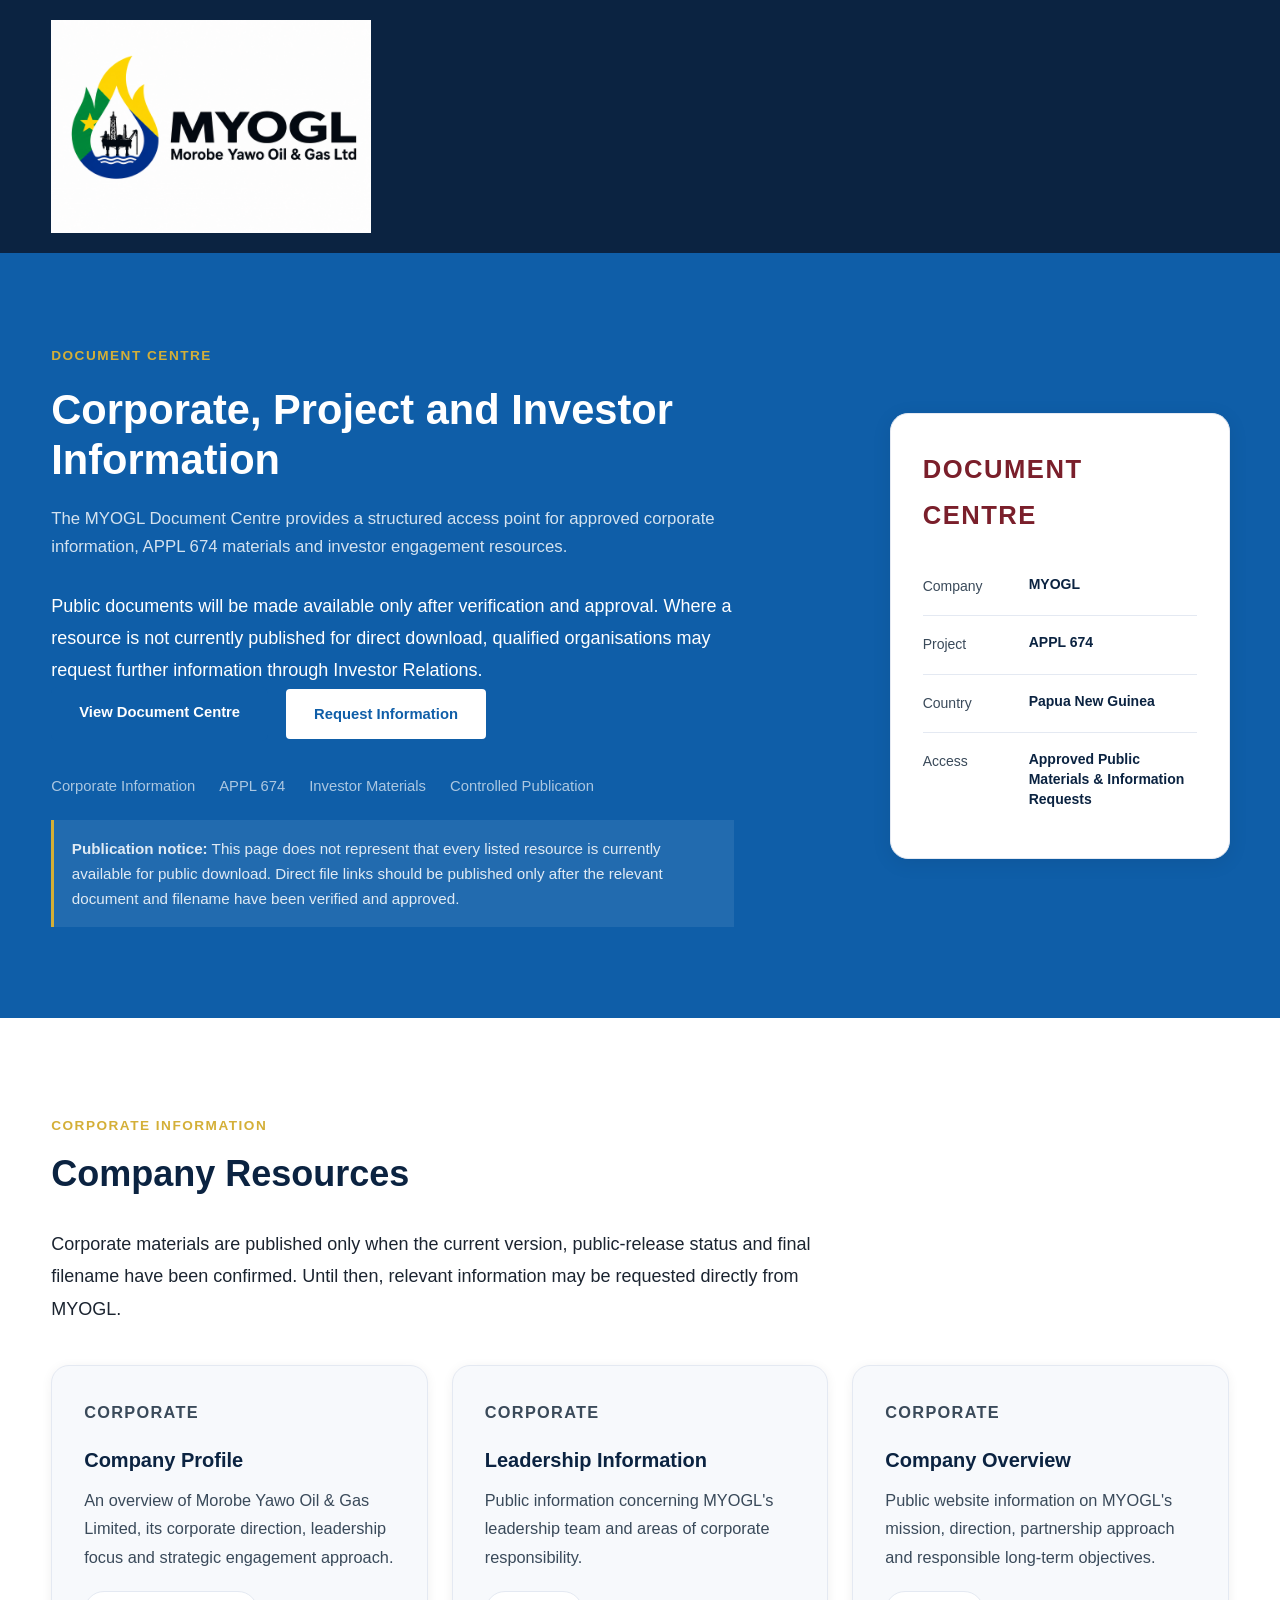
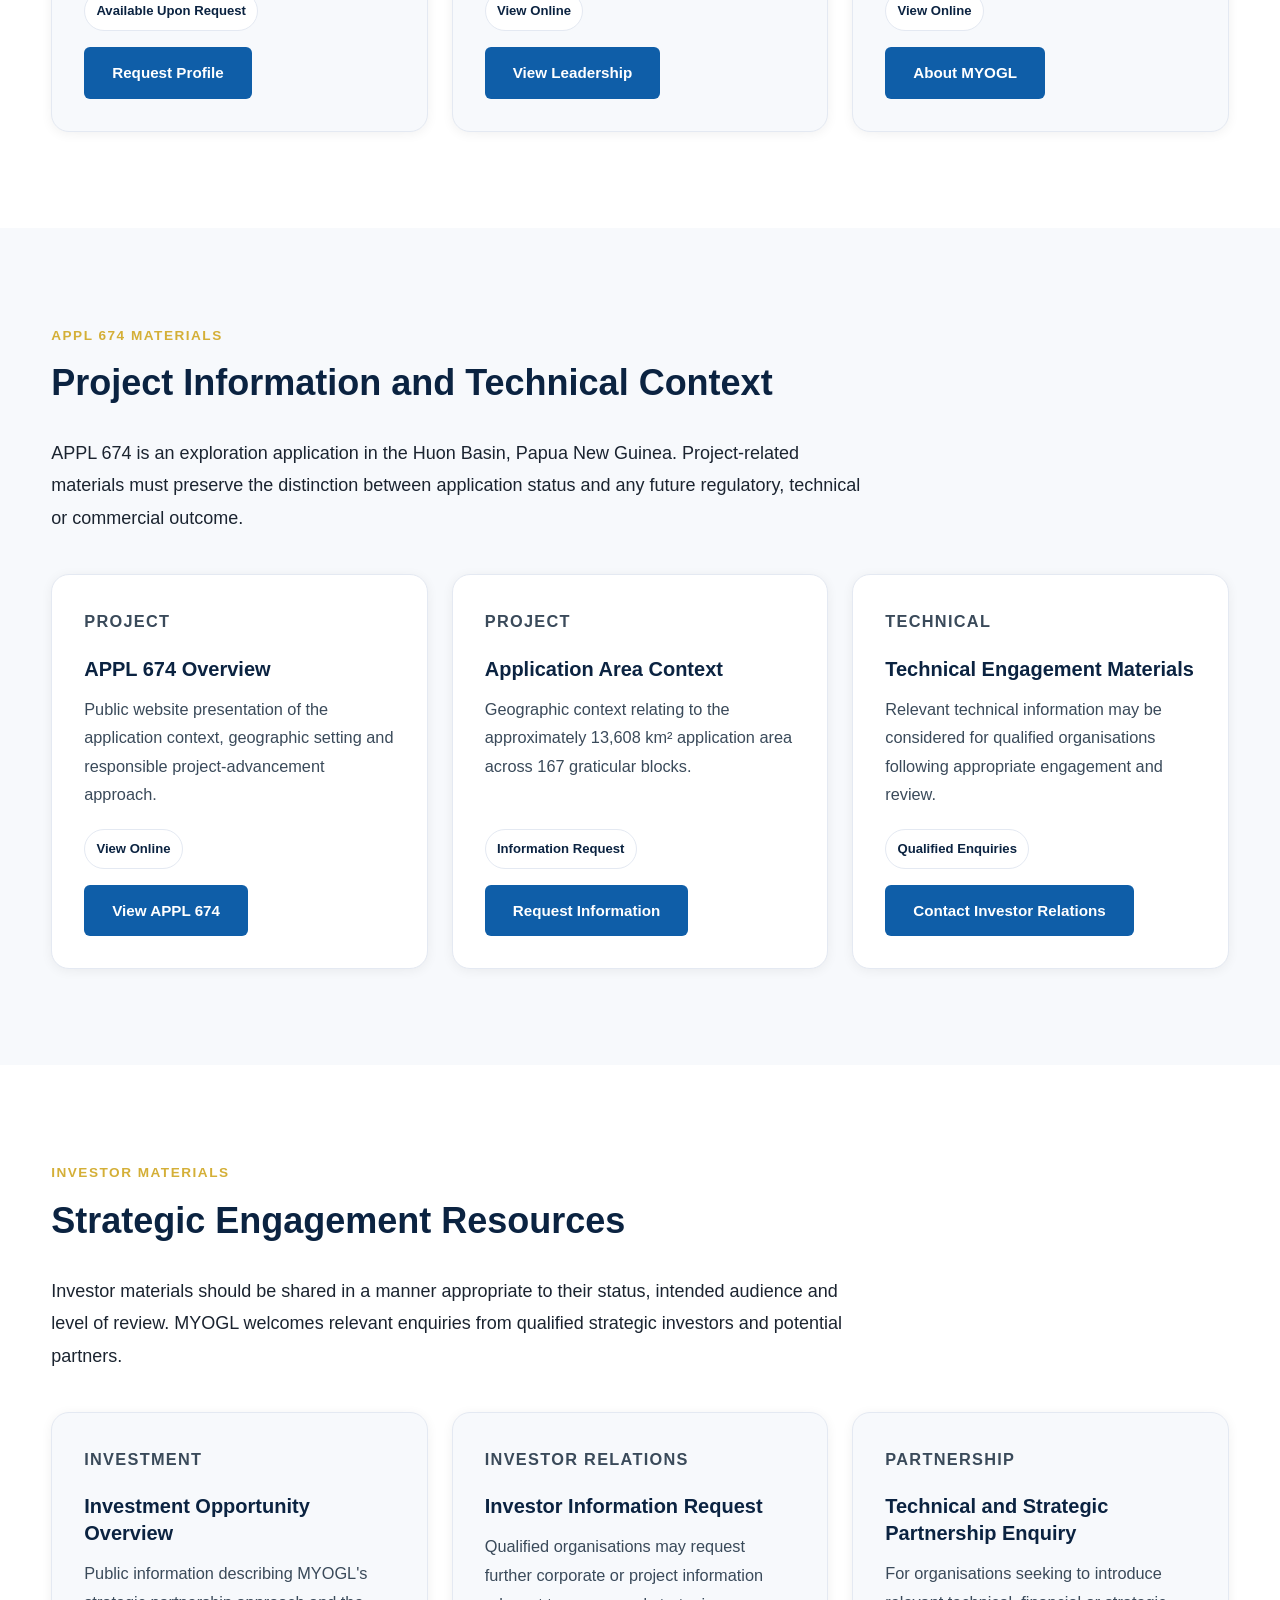
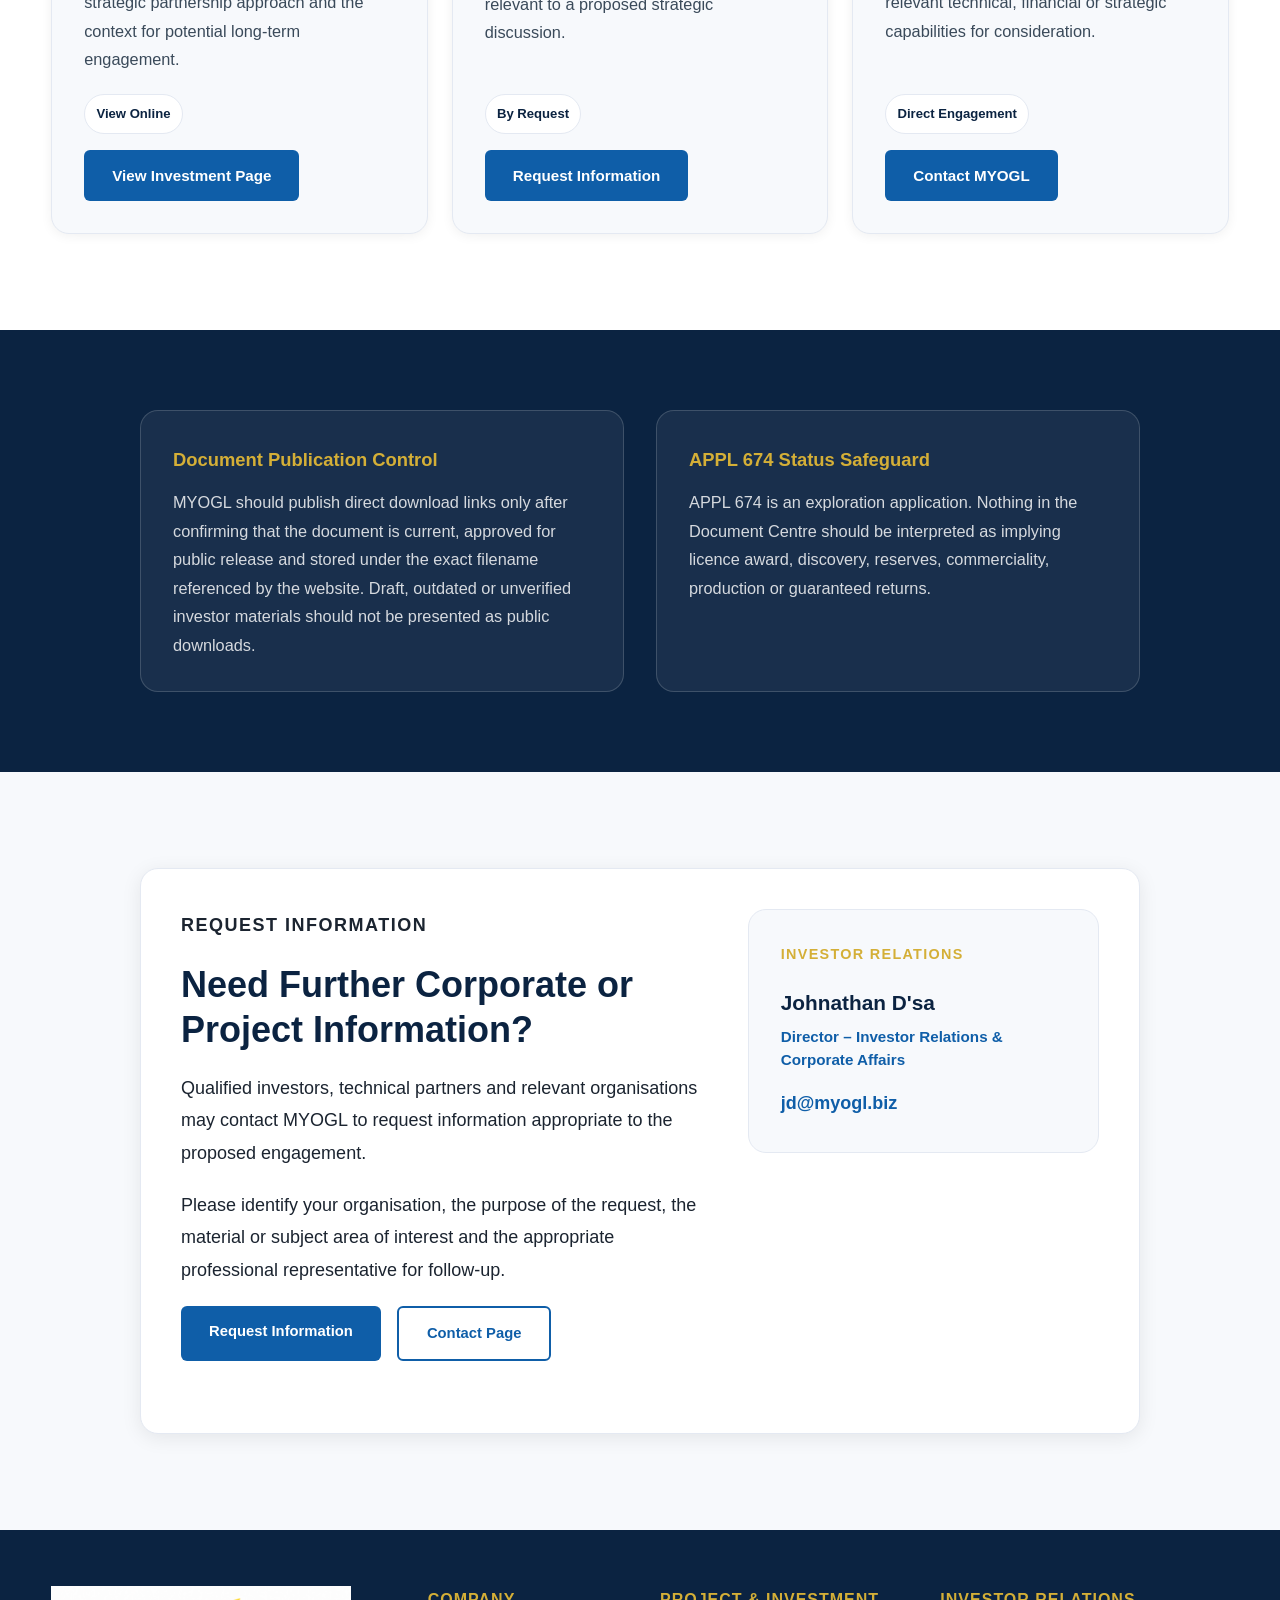
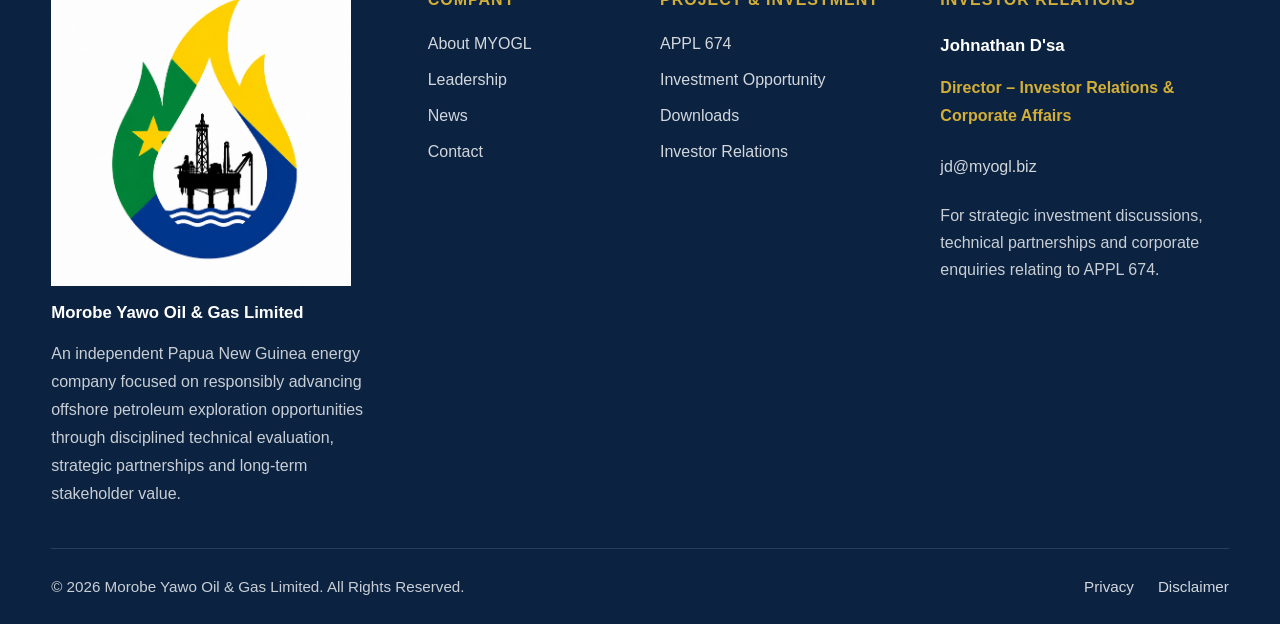
<file: downloads.html>
<!DOCTYPE html>
<html lang="en">
<head>
<meta charset="UTF-8">
<meta name="viewport" content="width=device-width,initial-scale=1.0">
<title>Downloads | Morobe Yawo Oil & Gas Limited</title>
<meta name="description" content="MYOGL document centre for corporate information, APPL 674 materials and investor engagement resources. Public availability is subject to document verification and approval.">
<link rel="icon" type="image/png" href="images/logos/icon.png">
<link rel="stylesheet" href="assets/css/style.css">
<style>
/* Downloads page only — scoped production layout */
.downloads-page .downloads-hero-note{
  margin-top:1.25rem;
  padding:1rem 1.1rem;
  border-left:3px solid var(--accent);
  background:rgba(255,255,255,.08);
  font-size:.95rem;
  line-height:1.65;
  color:rgba(255,255,255,.86);
}
.downloads-page .document-section{
  padding:6rem 0;
  background:var(--white);
}
.downloads-page .document-section.alt{
  background:var(--bg);
}
.downloads-page .document-intro{
  max-width:820px;
  margin-bottom:2.5rem;
}
.downloads-page .document-intro p:not(.section-label){
  font-size:1.125rem;
  line-height:1.8;
  color:var(--text);
}
.downloads-page .document-grid{
  display:grid;
  grid-template-columns:repeat(3,minmax(0,1fr));
  gap:1.5rem;
}
.downloads-page .document-card{
  display:flex;
  flex-direction:column;
  min-height:100%;
  padding:2rem;
  background:var(--white);
  border:1px solid var(--border);
  border-radius:1.125rem;
  box-shadow:0 2px 12px rgba(0,0,0,.06);
}
.downloads-page .document-section:not(.alt) .document-card{
  background:var(--bg);
}
.downloads-page .document-type{
  color:var(--accent);
  text-transform:uppercase;
  font-size:.78rem;
  letter-spacing:1.3px;
  font-weight:700;
  margin-bottom:.75rem;
}
.downloads-page .document-card h3{
  font-size:1.25rem;
  line-height:1.35;
  color:var(--primary);
  margin-bottom:.75rem;
}
.downloads-page .document-card p{
  font-size:1.02rem;
  line-height:1.75;
  color:var(--muted);
  margin-bottom:1.25rem;
}
.downloads-page .document-status{
  display:inline-block;
  align-self:flex-start;
  margin-top:auto;
  padding:.45rem .7rem;
  border:1px solid var(--border);
  border-radius:999px;
  background:var(--white);
  color:var(--primary);
  font-size:.82rem;
  font-weight:700;
}
.downloads-page .document-action{
  margin-top:1rem;
}
.downloads-page .document-action a{
  font-size:.95rem;
}
.downloads-page .access-panel{
  display:grid;
  grid-template-columns:1.2fr .8fr;
  gap:2.5rem;
  align-items:start;
  max-width:1000px;
  margin:0 auto;
  padding:2.5rem;
  background:var(--white);
  border:1px solid var(--border);
  border-radius:1.125rem;
  box-shadow:0 4px 20px rgba(0,0,0,.08);
}
.downloads-page .access-copy h2{
  margin-bottom:1.25rem;
}
.downloads-page .access-copy p{
  font-size:1.125rem;
  line-height:1.8;
  color:var(--text);
  margin-bottom:1.25rem;
}
.downloads-page .access-contact{
  padding:2rem;
  background:var(--bg);
  border:1px solid var(--border);
  border-radius:1.125rem;
}
.downloads-page .access-contact h3{
  color:var(--accent);
  text-transform:uppercase;
  letter-spacing:1.3px;
  font-size:.9rem;
  margin-bottom:1rem;
}
.downloads-page .access-contact-name{
  color:var(--primary);
  font-size:1.3rem;
  font-weight:700;
  margin-bottom:.25rem;
}
.downloads-page .access-contact-role{
  color:var(--hero-blue);
  font-size:.95rem;
  font-weight:600;
  line-height:1.5;
  margin-bottom:1rem;
}
.downloads-page .access-contact a{
  color:var(--hero-blue);
  font-weight:700;
  text-decoration:none;
}
.downloads-page .access-contact a:hover,
.downloads-page .access-contact a:focus{
  color:var(--primary);
  text-decoration:underline;
}
.downloads-page .publication-note{
  padding:5rem 0;
  background:var(--primary);
  color:#fff;
}
.downloads-page .publication-note-panel{
  max-width:1000px;
  margin:0 auto;
  display:grid;
  grid-template-columns:1fr 1fr;
  gap:2rem;
}
.downloads-page .publication-note-card{
  padding:2rem;
  border:1px solid rgba(255,255,255,.16);
  border-radius:1.125rem;
  background:rgba(255,255,255,.06);
}
.downloads-page .publication-note-card h3{
  color:var(--accent);
  font-size:1.15rem;
  margin-bottom:.75rem;
}
.downloads-page .publication-note-card p{
  color:rgba(255,255,255,.82);
  font-size:1.02rem;
  line-height:1.75;
}
.downloads-page .snapshot-row{
  display:grid;
  grid-template-columns:90px minmax(0,1fr);
  gap:1rem;
  align-items:start;
}
.downloads-page .snapshot-value{
  text-align:left;
  line-height:1.45;
  overflow-wrap:anywhere;
}
.downloads-page .footer-logo{max-width:300px}

@media(max-width:960px){
  .downloads-page .document-grid{grid-template-columns:1fr 1fr}
  .downloads-page .access-panel{grid-template-columns:1fr}
}
@media(max-width:640px){
  .downloads-page .document-grid{grid-template-columns:1fr}
  .downloads-page .publication-note-panel{grid-template-columns:1fr}
  .downloads-page .snapshot-row{grid-template-columns:1fr;gap:.25rem}
  .downloads-page .footer-logo{max-width:260px}
}
@media print{
  .downloads-page .document-grid{
    display:grid !important;
    grid-template-columns:repeat(2,minmax(0,1fr)) !important;
    gap:5mm !important;
  }
  .downloads-page .document-card,
  .downloads-page .access-panel,
  .downloads-page .publication-note-card{
    break-inside:avoid !important;
    page-break-inside:avoid !important;
  }
  .downloads-page .access-panel{
    display:grid !important;
    grid-template-columns:1.2fr .8fr !important;
    gap:6mm !important;
  }
  .downloads-page .publication-note-panel{
    display:grid !important;
    grid-template-columns:1fr 1fr !important;
    gap:5mm !important;
  }
  .downloads-page .footer-logo{max-width:65mm !important}
}
</style>
</head>
<body class="downloads-page">
<a class="skip-link" href="#main-content">Skip to main content</a>

<!-- Sticky Navigation -->
<div class="site-header">
<div class="container">
<div class="navbar">
<a class="brand" href="index.html" aria-label="MYOGL home"><img src="images/logos/header-logo.png" alt="MYOGL" class="brand-logo"></a>
</div>
</div>
</div>

<main id="main-content">

<!-- Hero -->
<header class="hero">
<div class="container">
<div class="hero-layout">
<div class="hero-content">
<p class="section-label">DOCUMENT CENTRE</p>
<h1>Corporate, Project and Investor Information</h1>
<p class="lead">The MYOGL Document Centre provides a structured access point for approved corporate information, APPL 674 materials and investor engagement resources.</p>
<p>Public documents will be made available only after verification and approval. Where a resource is not currently published for direct download, qualified organisations may request further information through Investor Relations.</p>
<div class="hero-actions">
<a class="button" href="#document-centre">View Document Centre</a>
<a class="button-secondary" href="mailto:jd@myogl.biz?subject=MYOGL%20Document%20Request">Request Information</a>
</div>
<ul class="hero-tags">
<li>Corporate Information</li>
<li>APPL 674</li>
<li>Investor Materials</li>
<li>Controlled Publication</li>
</ul>
<div class="downloads-hero-note"><strong>Publication notice:</strong> This page does not represent that every listed resource is currently available for public download. Direct file links should be published only after the relevant document and filename have been verified and approved.</div>
</div>
<aside class="hero-panel">
<div class="snapshot-card">
<h3 class="snapshot-heading">DOCUMENT CENTRE</h3>
<div class="snapshot-row">
<span class="snapshot-key">Company</span>
<span class="snapshot-value">MYOGL</span>
</div>
<div class="snapshot-row">
<span class="snapshot-key">Project</span>
<span class="snapshot-value">APPL 674</span>
</div>
<div class="snapshot-row">
<span class="snapshot-key">Country</span>
<span class="snapshot-value">Papua New Guinea</span>
</div>
<div class="snapshot-row">
<span class="snapshot-key">Access</span>
<span class="snapshot-value">Approved Public Materials &amp; Information Requests</span>
</div>
</div>
</aside>
</div>
</div>
</header>

<!-- Corporate Information -->
<section class="document-section" id="document-centre">
<div class="container">
<div class="document-intro">
<p class="section-label">CORPORATE INFORMATION</p>
<h2>Company Resources</h2>
<p>Corporate materials are published only when the current version, public-release status and final filename have been confirmed. Until then, relevant information may be requested directly from MYOGL.</p>
</div>
<div class="document-grid">
<article class="document-card">
<p class="document-type">Corporate</p>
<h3>Company Profile</h3>
<p>An overview of Morobe Yawo Oil &amp; Gas Limited, its corporate direction, leadership focus and strategic engagement approach.</p>
<span class="document-status">Available Upon Request</span>
<div class="document-action"><a class="button" href="mailto:jd@myogl.biz?subject=MYOGL%20Company%20Profile%20Request">Request Profile</a></div>
</article>
<article class="document-card">
<p class="document-type">Corporate</p>
<h3>Leadership Information</h3>
<p>Public information concerning MYOGL's leadership team and areas of corporate responsibility.</p>
<span class="document-status">View Online</span>
<div class="document-action"><a class="button" href="leadership.html">View Leadership</a></div>
</article>
<article class="document-card">
<p class="document-type">Corporate</p>
<h3>Company Overview</h3>
<p>Public website information on MYOGL's mission, direction, partnership approach and responsible long-term objectives.</p>
<span class="document-status">View Online</span>
<div class="document-action"><a class="button" href="about.html">About MYOGL</a></div>
</article>
</div>
</div>
</section>

<!-- APPL 674 Materials -->
<section class="document-section alt">
<div class="container">
<div class="document-intro">
<p class="section-label">APPL 674 MATERIALS</p>
<h2>Project Information and Technical Context</h2>
<p>APPL 674 is an exploration application in the Huon Basin, Papua New Guinea. Project-related materials must preserve the distinction between application status and any future regulatory, technical or commercial outcome.</p>
</div>
<div class="document-grid">
<article class="document-card">
<p class="document-type">Project</p>
<h3>APPL 674 Overview</h3>
<p>Public website presentation of the application context, geographic setting and responsible project-advancement approach.</p>
<span class="document-status">View Online</span>
<div class="document-action"><a class="button" href="appl674.html">View APPL 674</a></div>
</article>
<article class="document-card">
<p class="document-type">Project</p>
<h3>Application Area Context</h3>
<p>Geographic context relating to the approximately 13,608 km&sup2; application area across 167 graticular blocks.</p>
<span class="document-status">Information Request</span>
<div class="document-action"><a class="button" href="mailto:jd@myogl.biz?subject=APPL%20674%20Application%20Area%20Information">Request Information</a></div>
</article>
<article class="document-card">
<p class="document-type">Technical</p>
<h3>Technical Engagement Materials</h3>
<p>Relevant technical information may be considered for qualified organisations following appropriate engagement and review.</p>
<span class="document-status">Qualified Enquiries</span>
<div class="document-action"><a class="button" href="mailto:jd@myogl.biz?subject=APPL%20674%20Technical%20Engagement">Contact Investor Relations</a></div>
</article>
</div>
</div>
</section>

<!-- Investor Materials -->
<section class="document-section">
<div class="container">
<div class="document-intro">
<p class="section-label">INVESTOR MATERIALS</p>
<h2>Strategic Engagement Resources</h2>
<p>Investor materials should be shared in a manner appropriate to their status, intended audience and level of review. MYOGL welcomes relevant enquiries from qualified strategic investors and potential partners.</p>
</div>
<div class="document-grid">
<article class="document-card">
<p class="document-type">Investment</p>
<h3>Investment Opportunity Overview</h3>
<p>Public information describing MYOGL's strategic partnership approach and the context for potential long-term engagement.</p>
<span class="document-status">View Online</span>
<div class="document-action"><a class="button" href="investment.html">View Investment Page</a></div>
</article>
<article class="document-card">
<p class="document-type">Investor Relations</p>
<h3>Investor Information Request</h3>
<p>Qualified organisations may request further corporate or project information relevant to a proposed strategic discussion.</p>
<span class="document-status">By Request</span>
<div class="document-action"><a class="button" href="mailto:jd@myogl.biz?subject=MYOGL%20Investor%20Information%20Request">Request Information</a></div>
</article>
<article class="document-card">
<p class="document-type">Partnership</p>
<h3>Technical and Strategic Partnership Enquiry</h3>
<p>For organisations seeking to introduce relevant technical, financial or strategic capabilities for consideration.</p>
<span class="document-status">Direct Engagement</span>
<div class="document-action"><a class="button" href="contact.html">Contact MYOGL</a></div>
</article>
</div>
</div>
</section>

<!-- Publication & Status Safeguards -->
<section class="publication-note">
<div class="container">
<div class="publication-note-panel">
<article class="publication-note-card">
<h3>Document Publication Control</h3>
<p>MYOGL should publish direct download links only after confirming that the document is current, approved for public release and stored under the exact filename referenced by the website. Draft, outdated or unverified investor materials should not be presented as public downloads.</p>
</article>
<article class="publication-note-card">
<h3>APPL 674 Status Safeguard</h3>
<p>APPL 674 is an exploration application. Nothing in the Document Centre should be interpreted as implying licence award, discovery, reserves, commerciality, production or guaranteed returns.</p>
</article>
</div>
</div>
</section>

<!-- Request Access -->
<section class="document-section alt">
<div class="container">
<div class="access-panel">
<div class="access-copy">
<p class="section-label">REQUEST INFORMATION</p>
<h2>Need Further Corporate or Project Information?</h2>
<p>Qualified investors, technical partners and relevant organisations may contact MYOGL to request information appropriate to the proposed engagement.</p>
<p>Please identify your organisation, the purpose of the request, the material or subject area of interest and the appropriate professional representative for follow-up.</p>
<div class="hero-actions">
<a class="button" href="mailto:jd@myogl.biz?subject=MYOGL%20Information%20Request">Request Information</a>
<a class="button-secondary" href="contact.html">Contact Page</a>
</div>
</div>
<aside class="access-contact">
<h3>Investor Relations</h3>
<p class="access-contact-name">Johnathan D'sa</p>
<p class="access-contact-role">Director – Investor Relations &amp; Corporate Affairs</p>
<a href="mailto:jd@myogl.biz">jd@myogl.biz</a>
</aside>
</div>
</div>
</section>

</main>

<!-- Footer -->
<footer class="site-footer">
<div class="container footer-grid">
<div>
<img src="images/logos/corporate-logo.png" alt="Morobe Yawo Oil &amp; Gas Limited" class="footer-logo">
<p class="footer-company-name">Morobe Yawo Oil &amp; Gas Limited</p>
<p class="footer-summary">An independent Papua New Guinea energy company focused on responsibly advancing offshore petroleum exploration opportunities through disciplined technical evaluation, strategic partnerships and long-term stakeholder value.</p>
</div>
<div>
<h3>Company</h3>
<div class="footer-nav">
<a href="about.html">About MYOGL</a>
<a href="leadership.html">Leadership</a>
<a href="news.html">News</a>
<a href="contact.html">Contact</a>
</div>
</div>
<div>
<h3>Project &amp; Investment</h3>
<div class="footer-nav">
<a href="appl674.html">APPL 674</a>
<a href="investment.html">Investment Opportunity</a>
<a href="downloads.html">Downloads</a>
<a href="contact.html">Investor Relations</a>
</div>
</div>
<div>
<h3>Investor Relations</h3>
<div class="footer-nav">
<p class="footer-ir-name">Johnathan D'sa</p>
<p class="footer-ir-position">Director – Investor Relations &amp; Corporate Affairs</p>
<a class="footer-ir-email" href="mailto:jd@myogl.biz">jd@myogl.biz</a>
<p class="footer-ir-note">For strategic investment discussions, technical partnerships and corporate enquiries relating to APPL 674.</p>
</div>
</div>
</div>
<div class="container footer-bottom">
<p>&copy; 2026 Morobe Yawo Oil &amp; Gas Limited. All Rights Reserved.</p>
<div class="footer-bottom-links">
<a href="privacy.html">Privacy</a>
<a href="disclaimer.html">Disclaimer</a>
</div>
</div>
</footer>

<script src="assets/js/script.js"></script>
</body>
</html>
</file>
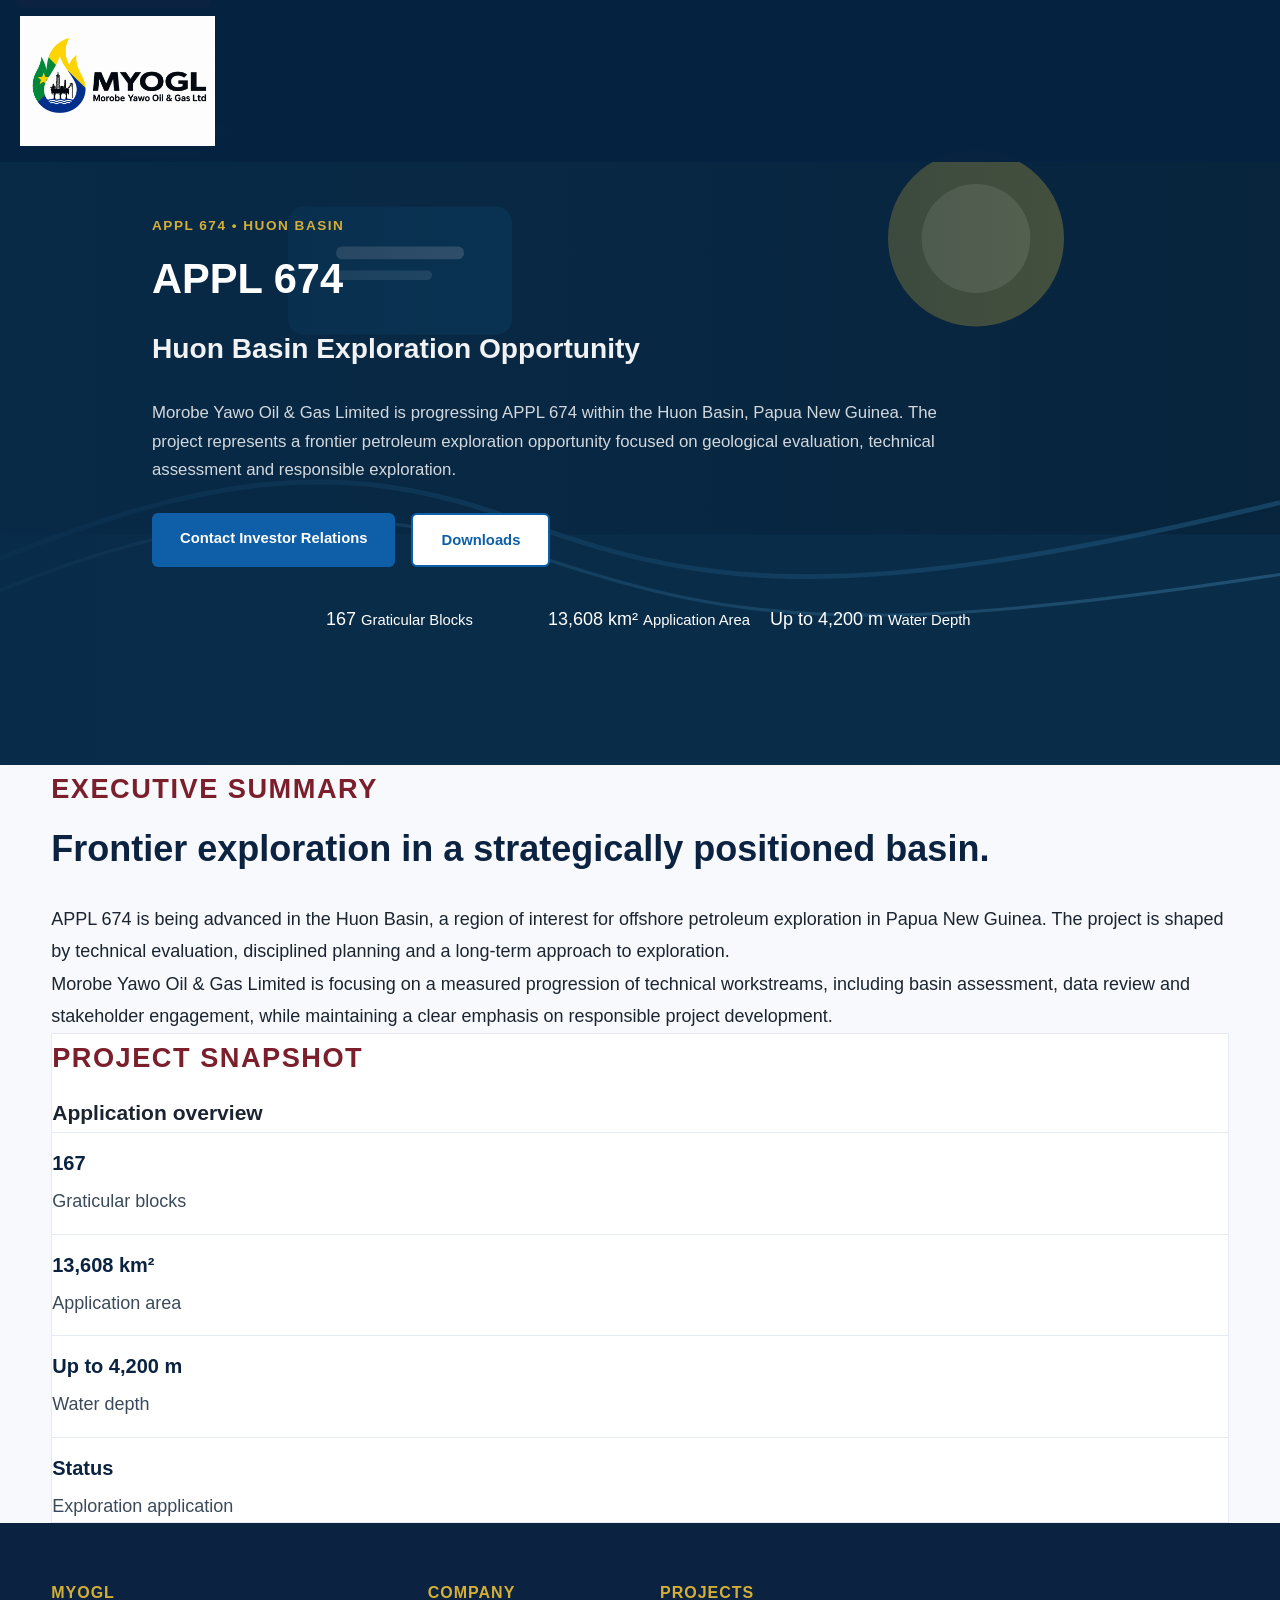
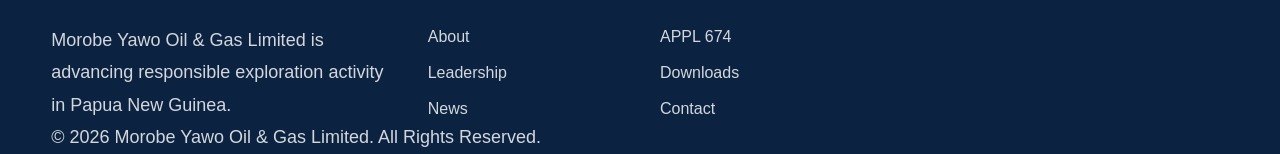
<file: executive-summary.html>
<!doctype html>
<html lang="en">
  <head>
    <meta charset="UTF-8" />
    <meta name="viewport" content="width=device-width, initial-scale=1.0" />
    <meta name="description" content="APPL 674 is an offshore petroleum exploration application in the Huon Basin, Papua New Guinea, being progressed by Morobe Yawo Oil &amp; Gas Limited." />
    <title>APPL 674 | Huon Basin | MYOGL</title>
    <link rel="icon" type="image/png" href="images/logos/icon.png" />
    <link rel="stylesheet" href="assets/css/style.css" />
    <link rel="stylesheet" href="assets/css/appl674.css" />
  </head>
  <body>
    <a class="skip-link" href="#main-content">Skip to main content</a>

    <header class="hero appl674-hero">
      <div class="site-header">
        <div class="container navbar">
          <a class="brand appl-brand" href="index.html" aria-label="MYOGL home">
<img src="images/logos/header-logo.png" alt="MYOGL" class="appl-brand-logo">
</a>
        </div>
      </div>

      <div class="container hero-content">
        <div class="hero-copy">
          <p class="section-label">APPL 674 • Huon Basin</p>
          <h1>APPL 674</h1>
          <h2 class="hero-subtitle">Huon Basin Exploration Opportunity</h2>
          <p class="lead">Morobe Yawo Oil &amp; Gas Limited is progressing APPL 674 within the Huon Basin, Papua New Guinea. The project represents a frontier petroleum exploration opportunity focused on geological evaluation, technical assessment and responsible exploration.</p>
          <div class="hero-actions">
            <a class="button" href="contact.html">Contact Investor Relations</a>
            <a class="button-secondary" href="downloads.html">Downloads</a>
          </div>
        </div>

        <div class="hero-panel" aria-label="Project highlights">
          <div class="hero-stats">
            <div class="hero-stat">
              <span class="stat-number">167</span>
              <span class="stat-label">Graticular Blocks</span>
            </div>
            <div class="hero-stat">
              <span class="stat-number">13,608 km²</span>
              <span class="stat-label">Application Area</span>
            </div>
            <div class="hero-stat">
              <span class="stat-number">Up to 4,200 m</span>
              <span class="stat-label">Water Depth</span>
            </div>
          </div>
        </div>
      </div>
    </header>

    <main id="main-content">
      <section id="summary" class="section">
        <div class="container two-column">
          <div class="section-intro">
            <p class="section-label">Executive Summary</p>
            <h2>Frontier exploration in a strategically positioned basin.</h2>
            <p class="lead">APPL 674 is being advanced in the Huon Basin, a region of interest for offshore petroleum exploration in Papua New Guinea. The project is shaped by technical evaluation, disciplined planning and a long-term approach to exploration.</p>
            <p>Morobe Yawo Oil &amp; Gas Limited is focusing on a measured progression of technical workstreams, including basin assessment, data review and stakeholder engagement, while maintaining a clear emphasis on responsible project development.</p>
          </div>

          <aside class="info-card project-snapshot" aria-labelledby="snapshot-heading">
            <p class="section-label">Project snapshot</p>
            <h3 id="snapshot-heading">Application overview</h3>
            <dl class="snapshot-list">
              <div>
                <dt>167</dt>
                <dd>Graticular blocks</dd>
              </div>
              <div>
                <dt>13,608 km²</dt>
                <dd>Application area</dd>
              </div>
              <div>
                <dt>Up to 4,200 m</dt>
                <dd>Water depth</dd>
              </div>
              <div>
                <dt>Status</dt>
                <dd>Exploration application</dd>
              </div>
            </dl>
          </aside>
        </div>
      </section>
    </main>

    <footer class="site-footer">
      <div class="container footer-grid">
        <div>
          <h3>MYOGL</h3>
          <p>Morobe Yawo Oil &amp; Gas Limited is advancing responsible exploration activity in Papua New Guinea.</p>
        </div>
        <div>
          <h3>Company</h3>
          <div class="footer-nav">
            <a href="about.html">About</a>
            <a href="leadership.html">Leadership</a>
            <a href="news.html">News</a>
          </div>
        </div>
        <div>
          <h3>Projects</h3>
          <div class="footer-nav">
            <a href="appl674.html">APPL 674</a>
            <a href="downloads.html">Downloads</a>
            <a href="contact.html">Contact</a>
          </div>
        </div>
      </div>
      <div class="container footer-note">
        <p>© 2026 Morobe Yawo Oil &amp; Gas Limited. All Rights Reserved.</p>
      </div>
    </footer>

    <script src="assets/js/appl674.js"></script>
  </body>
</html>
</file>
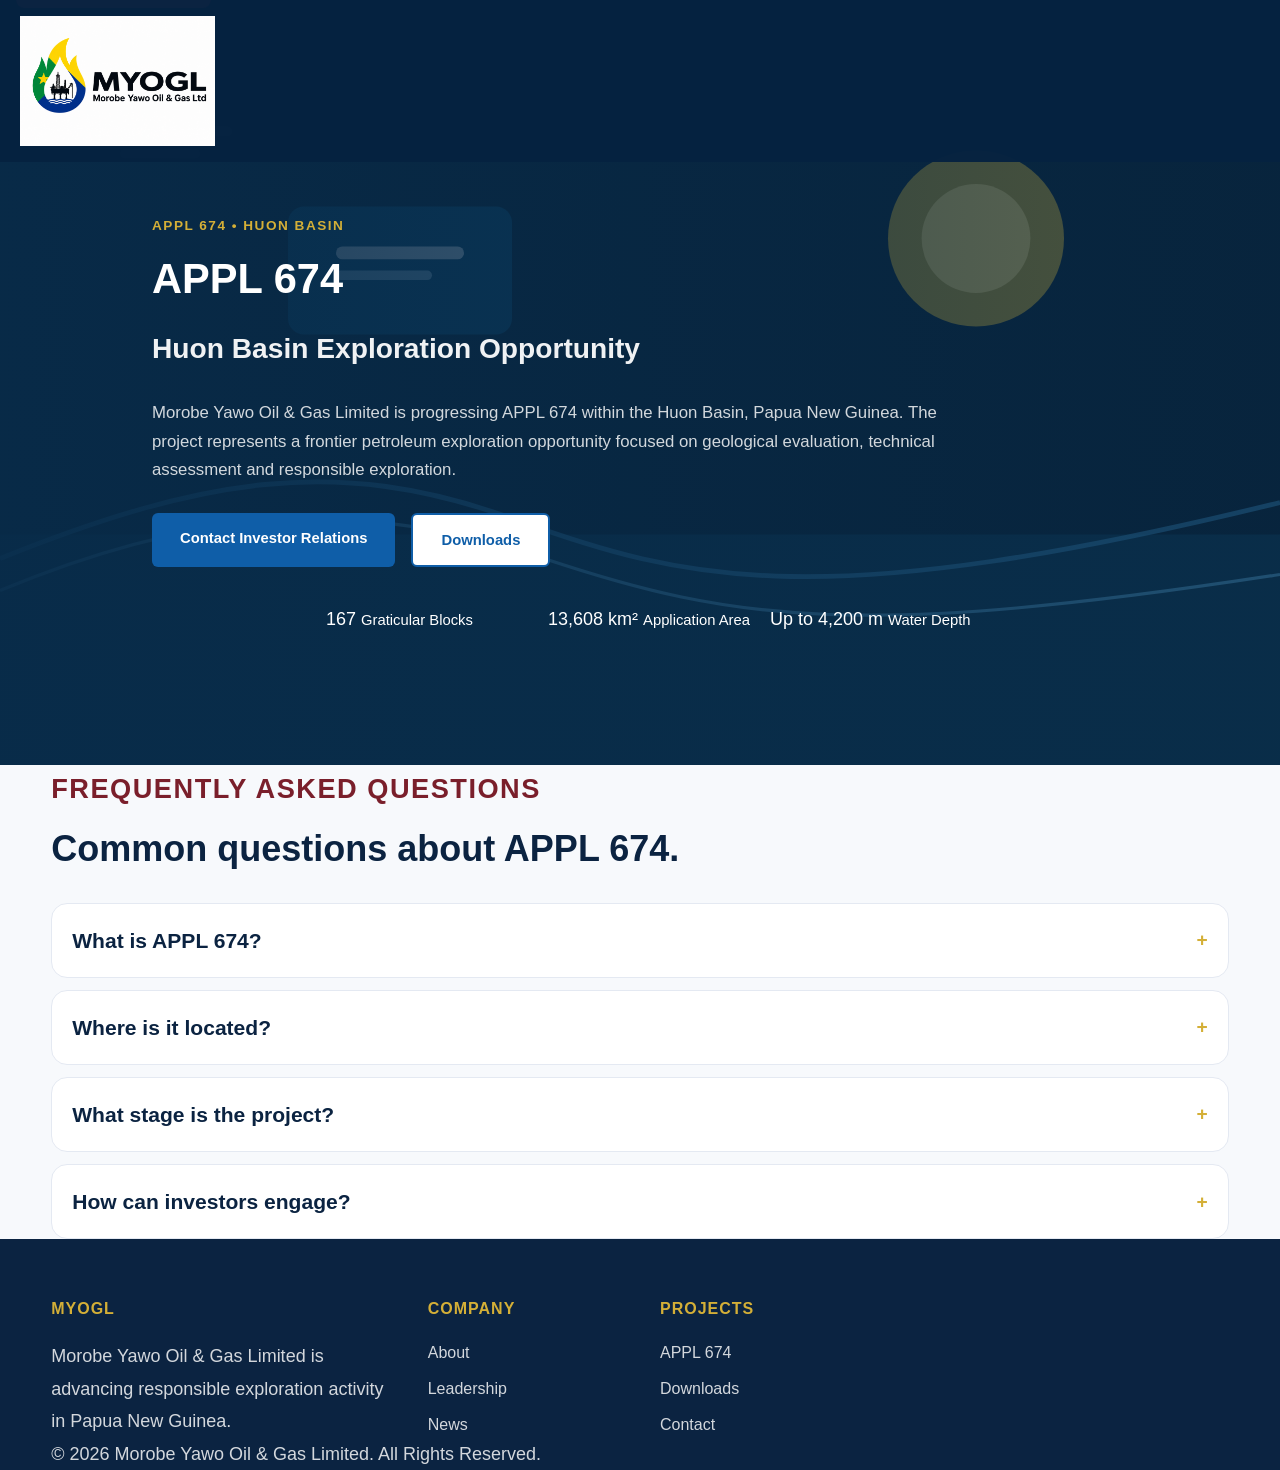
<file: faq.html>
<!doctype html>
<html lang="en">
  <head>
    <meta charset="UTF-8" />
    <meta name="viewport" content="width=device-width, initial-scale=1.0" />
    <meta name="description" content="APPL 674 is an offshore petroleum exploration application in the Huon Basin, Papua New Guinea, being progressed by Morobe Yawo Oil &amp; Gas Limited." />
    <title>APPL 674 | Huon Basin | MYOGL</title>
    <link rel="icon" type="image/png" href="images/logos/icon.png" />
    <link rel="stylesheet" href="assets/css/style.css" />
    <link rel="stylesheet" href="assets/css/appl674.css" />
  </head>
  <body>
    <a class="skip-link" href="#main-content">Skip to main content</a>

    <header class="hero appl674-hero">
      <div class="site-header">
        <div class="container navbar">
          <a class="brand appl-brand" href="index.html" aria-label="MYOGL home">
<img src="images/logos/header-logo.png" alt="MYOGL" class="appl-brand-logo">
</a>
        </div>
      </div>

      <div class="container hero-content">
        <div class="hero-copy">
          <p class="section-label">APPL 674 • Huon Basin</p>
          <h1>APPL 674</h1>
          <h2 class="hero-subtitle">Huon Basin Exploration Opportunity</h2>
          <p class="lead">Morobe Yawo Oil &amp; Gas Limited is progressing APPL 674 within the Huon Basin, Papua New Guinea. The project represents a frontier petroleum exploration opportunity focused on geological evaluation, technical assessment and responsible exploration.</p>
          <div class="hero-actions">
            <a class="button" href="contact.html">Contact Investor Relations</a>
            <a class="button-secondary" href="downloads.html">Downloads</a>
          </div>
        </div>

        <div class="hero-panel" aria-label="Project highlights">
          <div class="hero-stats">
            <div class="hero-stat">
              <span class="stat-number">167</span>
              <span class="stat-label">Graticular Blocks</span>
            </div>
            <div class="hero-stat">
              <span class="stat-number">13,608 km²</span>
              <span class="stat-label">Application Area</span>
            </div>
            <div class="hero-stat">
              <span class="stat-number">Up to 4,200 m</span>
              <span class="stat-label">Water Depth</span>
            </div>
          </div>
        </div>
      </div>
    </header>

    <main id="main-content">
      <section id="faq" class="section" aria-labelledby="faq-heading">
        <div class="container">
          <div class="section-intro">
            <p class="section-label">Frequently Asked Questions</p>
            <h2 id="faq-heading">Common questions about APPL 674.</h2>
          </div>

          <div class="faq-list">
            <div class="faq-item">
              <h3>
                <button class="faq-question" type="button" aria-expanded="false" aria-controls="faq-panel-1" id="faq-button-1">
                  What is APPL 674?
                </button>
              </h3>
              <div id="faq-panel-1" class="faq-answer" role="region" aria-labelledby="faq-button-1" hidden>
                <p>APPL 674 is an exploration application in the Huon Basin, Papua New Guinea, being progressed by MYOGL as part of a broader frontier exploration strategy.</p>
              </div>
            </div>

            <div class="faq-item">
              <h3>
                <button class="faq-question" type="button" aria-expanded="false" aria-controls="faq-panel-2" id="faq-button-2">
                  Where is it located?
                </button>
              </h3>
              <div id="faq-panel-2" class="faq-answer" role="region" aria-labelledby="faq-button-2" hidden>
                <p>The project is located within the Huon Basin in Papua New Guinea, within a broader offshore exploration context that is being assessed through technical review.</p>
              </div>
            </div>

            <div class="faq-item">
              <h3>
                <button class="faq-question" type="button" aria-expanded="false" aria-controls="faq-panel-3" id="faq-button-3">
                  What stage is the project?
                </button>
              </h3>
              <div id="faq-panel-3" class="faq-answer" role="region" aria-labelledby="faq-button-3" hidden>
                <p>APPL 674 is currently positioned as an exploration application and remains subject to technical evaluation and regulatory processes.</p>
              </div>
            </div>

            <div class="faq-item">
              <h3>
                <button class="faq-question" type="button" aria-expanded="false" aria-controls="faq-panel-4" id="faq-button-4">
                  How can investors engage?
                </button>
              </h3>
              <div id="faq-panel-4" class="faq-answer" role="region" aria-labelledby="faq-button-4" hidden>
                <p>Interested parties may contact the Investor Relations team for project information, updates and further discussion regarding engagement opportunities.</p>
              </div>
            </div>
          </div>
        </div>
      </section>
    </main>

    <footer class="site-footer">
      <div class="container footer-grid">
        <div>
          <h3>MYOGL</h3>
          <p>Morobe Yawo Oil &amp; Gas Limited is advancing responsible exploration activity in Papua New Guinea.</p>
        </div>
        <div>
          <h3>Company</h3>
          <div class="footer-nav">
            <a href="about.html">About</a>
            <a href="leadership.html">Leadership</a>
            <a href="news.html">News</a>
          </div>
        </div>
        <div>
          <h3>Projects</h3>
          <div class="footer-nav">
            <a href="appl674.html">APPL 674</a>
            <a href="downloads.html">Downloads</a>
            <a href="contact.html">Contact</a>
          </div>
        </div>
      </div>
      <div class="container footer-note">
        <p>© 2026 Morobe Yawo Oil &amp; Gas Limited. All Rights Reserved.</p>
      </div>
    </footer>

    <script src="assets/js/appl674.js"></script>
  </body>
</html>
</file>
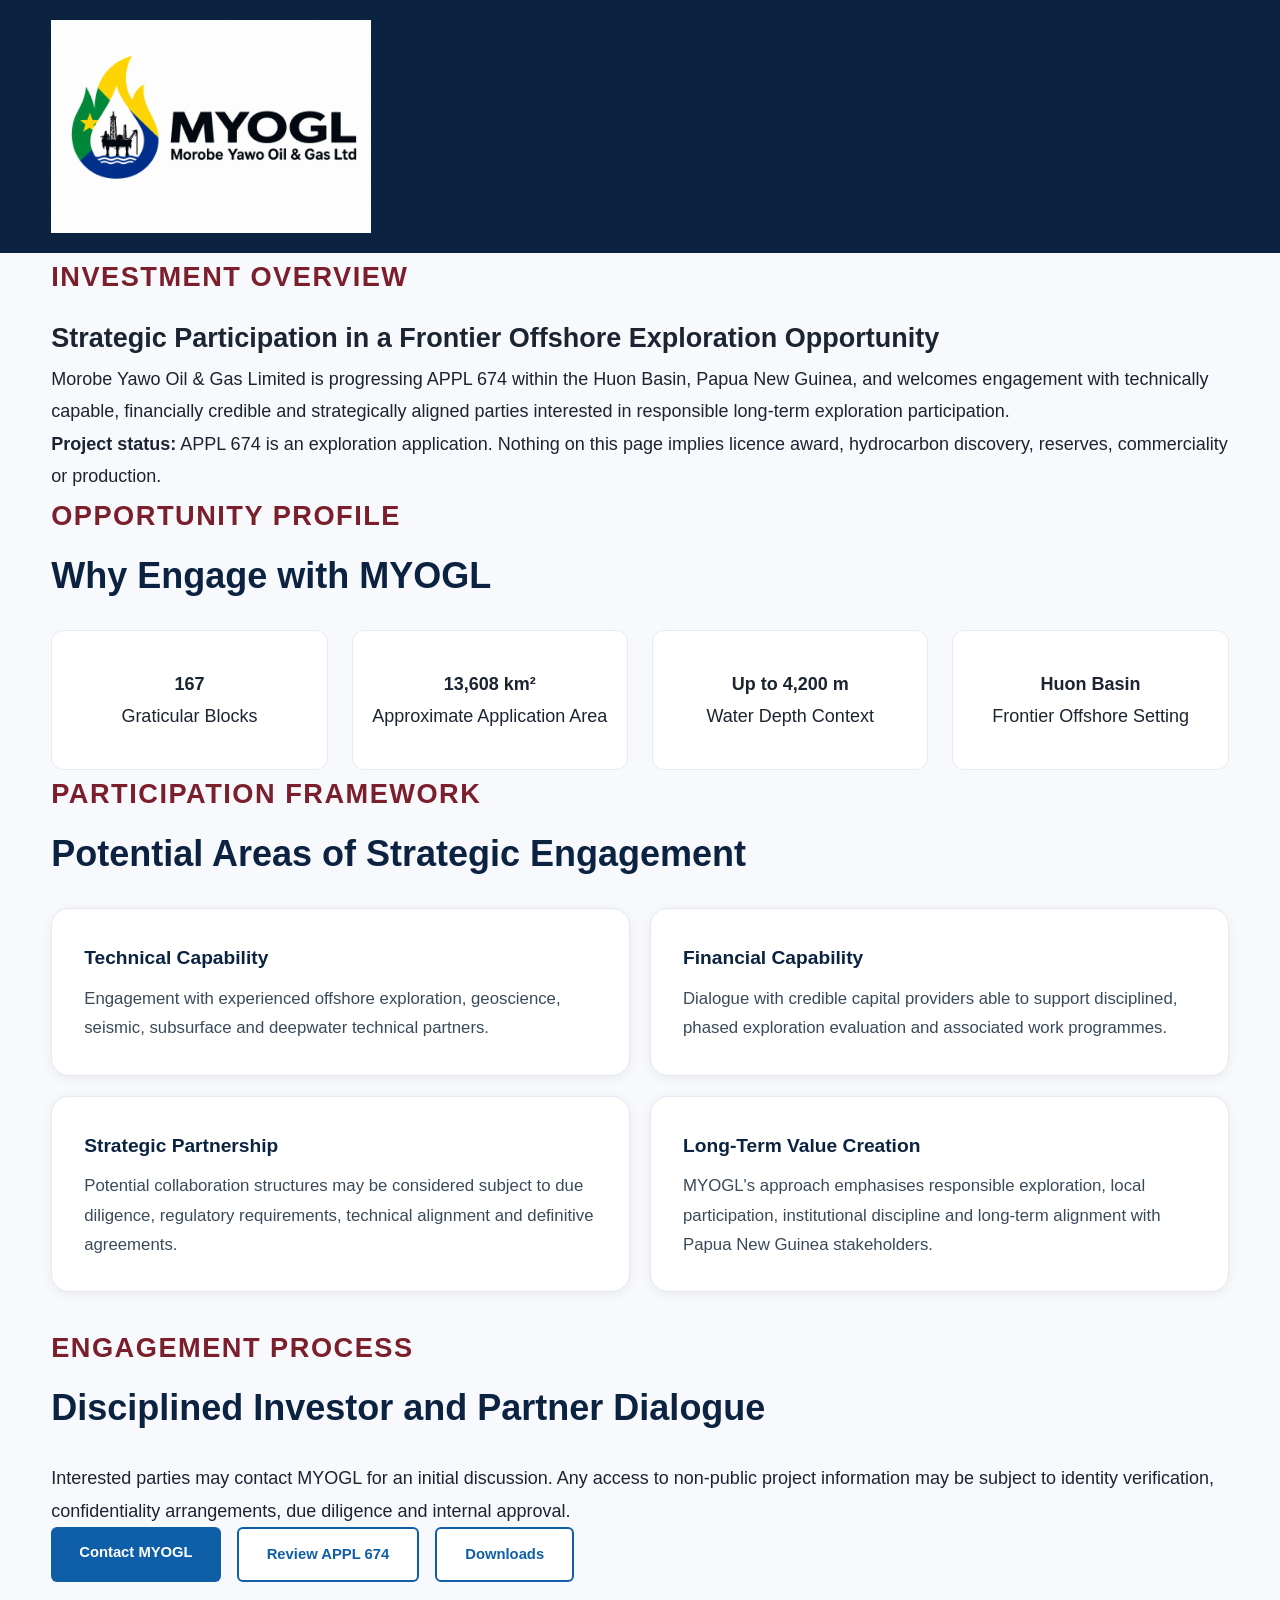
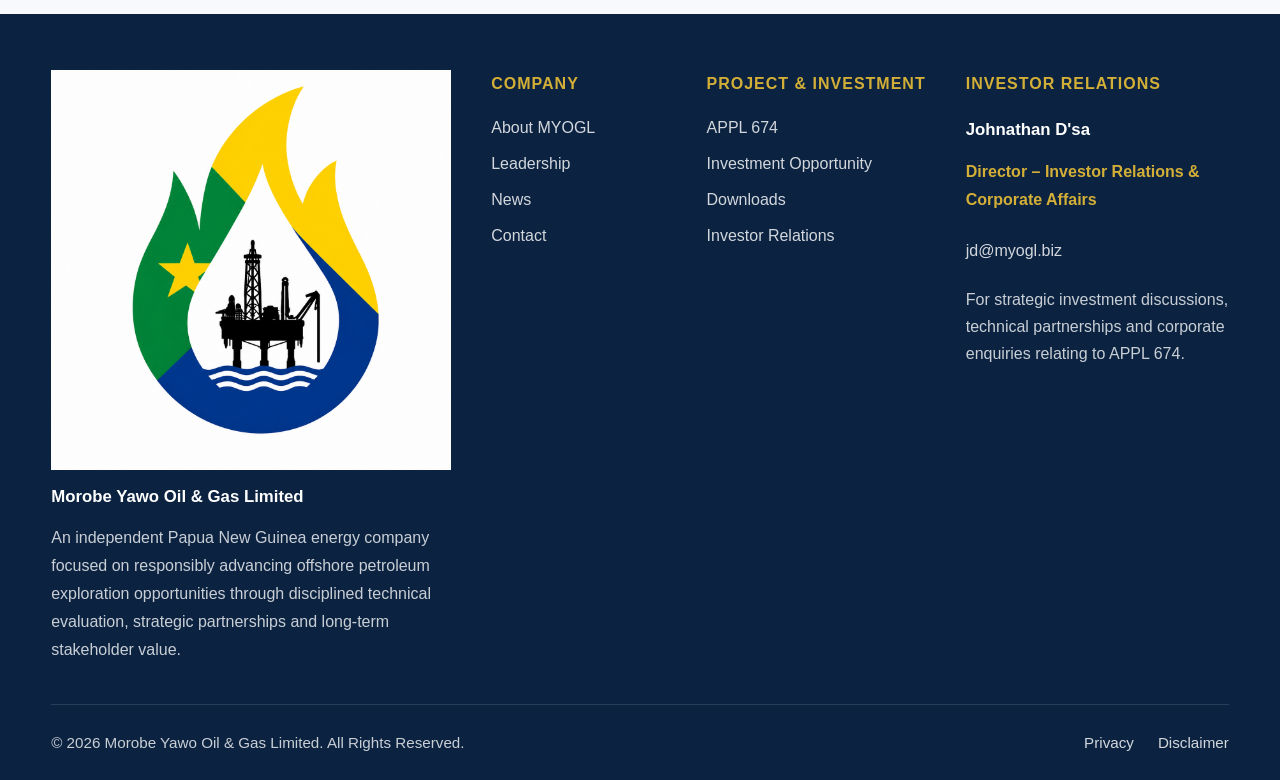
<file: investment.html>
<!DOCTYPE html>
<html lang="en">
<head>
  <meta charset="UTF-8">
  <meta name="viewport" content="width=device-width, initial-scale=1.0">
  <meta name="description" content="MYOGL investment overview for APPL 674, Huon Basin, Papua New Guinea.">
  <title>Investment | MYOGL</title>
  <link rel="icon" type="image/png" href="images/logos/icon.png">
  <link rel="stylesheet" href="assets/css/style.css">
</head>
<body class="investment-page">
<a class="skip-link" href="#main-content">Skip to main content</a>

<!-- Sticky Navigation -->
<div class="site-header">
<div class="container">
<div class="navbar">
<a class="brand" href="index.html" aria-label="MYOGL home"><img src="images/logos/header-logo.png" alt="MYOGL" class="brand-logo"></a>
</div>
</div>
</div>

<main id="main-content">
    <section class="section">
      <div class="container">
        <p class="section-label">Investment Overview</p>
        <h1>Strategic Participation in a Frontier Offshore Exploration Opportunity</h1>
        <p class="lead">Morobe Yawo Oil &amp; Gas Limited is progressing APPL 674 within the Huon Basin, Papua New Guinea, and welcomes engagement with technically capable, financially credible and strategically aligned parties interested in responsible long-term exploration participation.</p>
        <p><strong>Project status:</strong> APPL 674 is an exploration application. Nothing on this page implies licence award, hydrocarbon discovery, reserves, commerciality or production.</p>
      </div>
    </section>

    <section class="section section-soft">
      <div class="container">
        <p class="section-label">Opportunity Profile</p>
        <h2>Why Engage with MYOGL</h2>
        <div class="stats-grid">
          <article class="stat-card">
            <strong>167</strong>
            <span>Graticular Blocks</span>
          </article>
          <article class="stat-card">
            <strong>13,608 km²</strong>
            <span>Approximate Application Area</span>
          </article>
          <article class="stat-card">
            <strong>Up to 4,200 m</strong>
            <span>Water Depth Context</span>
          </article>
          <article class="stat-card">
            <strong>Huon Basin</strong>
            <span>Frontier Offshore Setting</span>
          </article>
        </div>
      </div>
    </section>

    <section class="section">
      <div class="container">
        <p class="section-label">Participation Framework</p>
        <h2>Potential Areas of Strategic Engagement</h2>
        <div class="project-panels">
          <article class="project-panel">
            <h3>Technical Capability</h3>
            <p>Engagement with experienced offshore exploration, geoscience, seismic, subsurface and deepwater technical partners.</p>
          </article>
          <article class="project-panel">
            <h3>Financial Capability</h3>
            <p>Dialogue with credible capital providers able to support disciplined, phased exploration evaluation and associated work programmes.</p>
          </article>
          <article class="project-panel">
            <h3>Strategic Partnership</h3>
            <p>Potential collaboration structures may be considered subject to due diligence, regulatory requirements, technical alignment and definitive agreements.</p>
          </article>
          <article class="project-panel">
            <h3>Long-Term Value Creation</h3>
            <p>MYOGL's approach emphasises responsible exploration, local participation, institutional discipline and long-term alignment with Papua New Guinea stakeholders.</p>
          </article>
        </div>
      </div>
    </section>

    <section class="section section-soft">
      <div class="container">
        <p class="section-label">Engagement Process</p>
        <h2>Disciplined Investor and Partner Dialogue</h2>
        <p>Interested parties may contact MYOGL for an initial discussion. Any access to non-public project information may be subject to identity verification, confidentiality arrangements, due diligence and internal approval.</p>
        <div class="hero-actions">
          <a class="button" href="contact.html">Contact MYOGL</a>
          <a class="button-secondary" href="appl674.html">Review APPL 674</a>
          <a class="button-secondary" href="downloads.html">Downloads</a>
        </div>
      </div>
    </section>
  </main>

  <!-- Footer -->
  <footer class="site-footer">
    <div class="container footer-grid">
      <div>
        <img src="images/logos/corporate-logo.png" alt="Morobe Yawo Oil & Gas Limited" class="footer-logo">
        <p class="footer-company-name">Morobe Yawo Oil & Gas Limited</p>
        <p class="footer-summary">An independent Papua New Guinea energy company focused on responsibly advancing offshore petroleum exploration opportunities through disciplined technical evaluation, strategic partnerships and long-term stakeholder value.</p>
      </div>
      <div>
        <h3>Company</h3>
        <div class="footer-nav">
          <a href="about.html">About MYOGL</a>
          <a href="leadership.html">Leadership</a>
          <a href="news.html">News</a>
          <a href="contact.html">Contact</a>
        </div>
      </div>
      <div>
        <h3>Project & Investment</h3>
        <div class="footer-nav">
          <a href="appl674.html">APPL 674</a>
          <a href="investment.html">Investment Opportunity</a>
          <a href="downloads.html">Downloads</a>
          <a href="contact.html">Investor Relations</a>
        </div>
      </div>
      <div>
        <h3>Investor Relations</h3>
        <div class="footer-nav">
          <p class="footer-ir-name">Johnathan D'sa</p>
          <p class="footer-ir-position">Director – Investor Relations & Corporate Affairs</p>
          <a class="footer-ir-email" href="mailto:jd@myogl.biz">jd@myogl.biz</a>
          <p class="footer-ir-note">For strategic investment discussions, technical partnerships and corporate enquiries relating to APPL 674.</p>
        </div>
      </div>
    </div>
    <div class="container footer-bottom">
      <p>&copy; 2026 Morobe Yawo Oil & Gas Limited. All Rights Reserved.</p>
      <div class="footer-bottom-links">
        <a href="privacy.html">Privacy</a>
        <a href="disclaimer.html">Disclaimer</a>
      </div>
    </div>
  </footer>

  <script src="assets/js/script.js"></script>
</body>
</html>
</file>
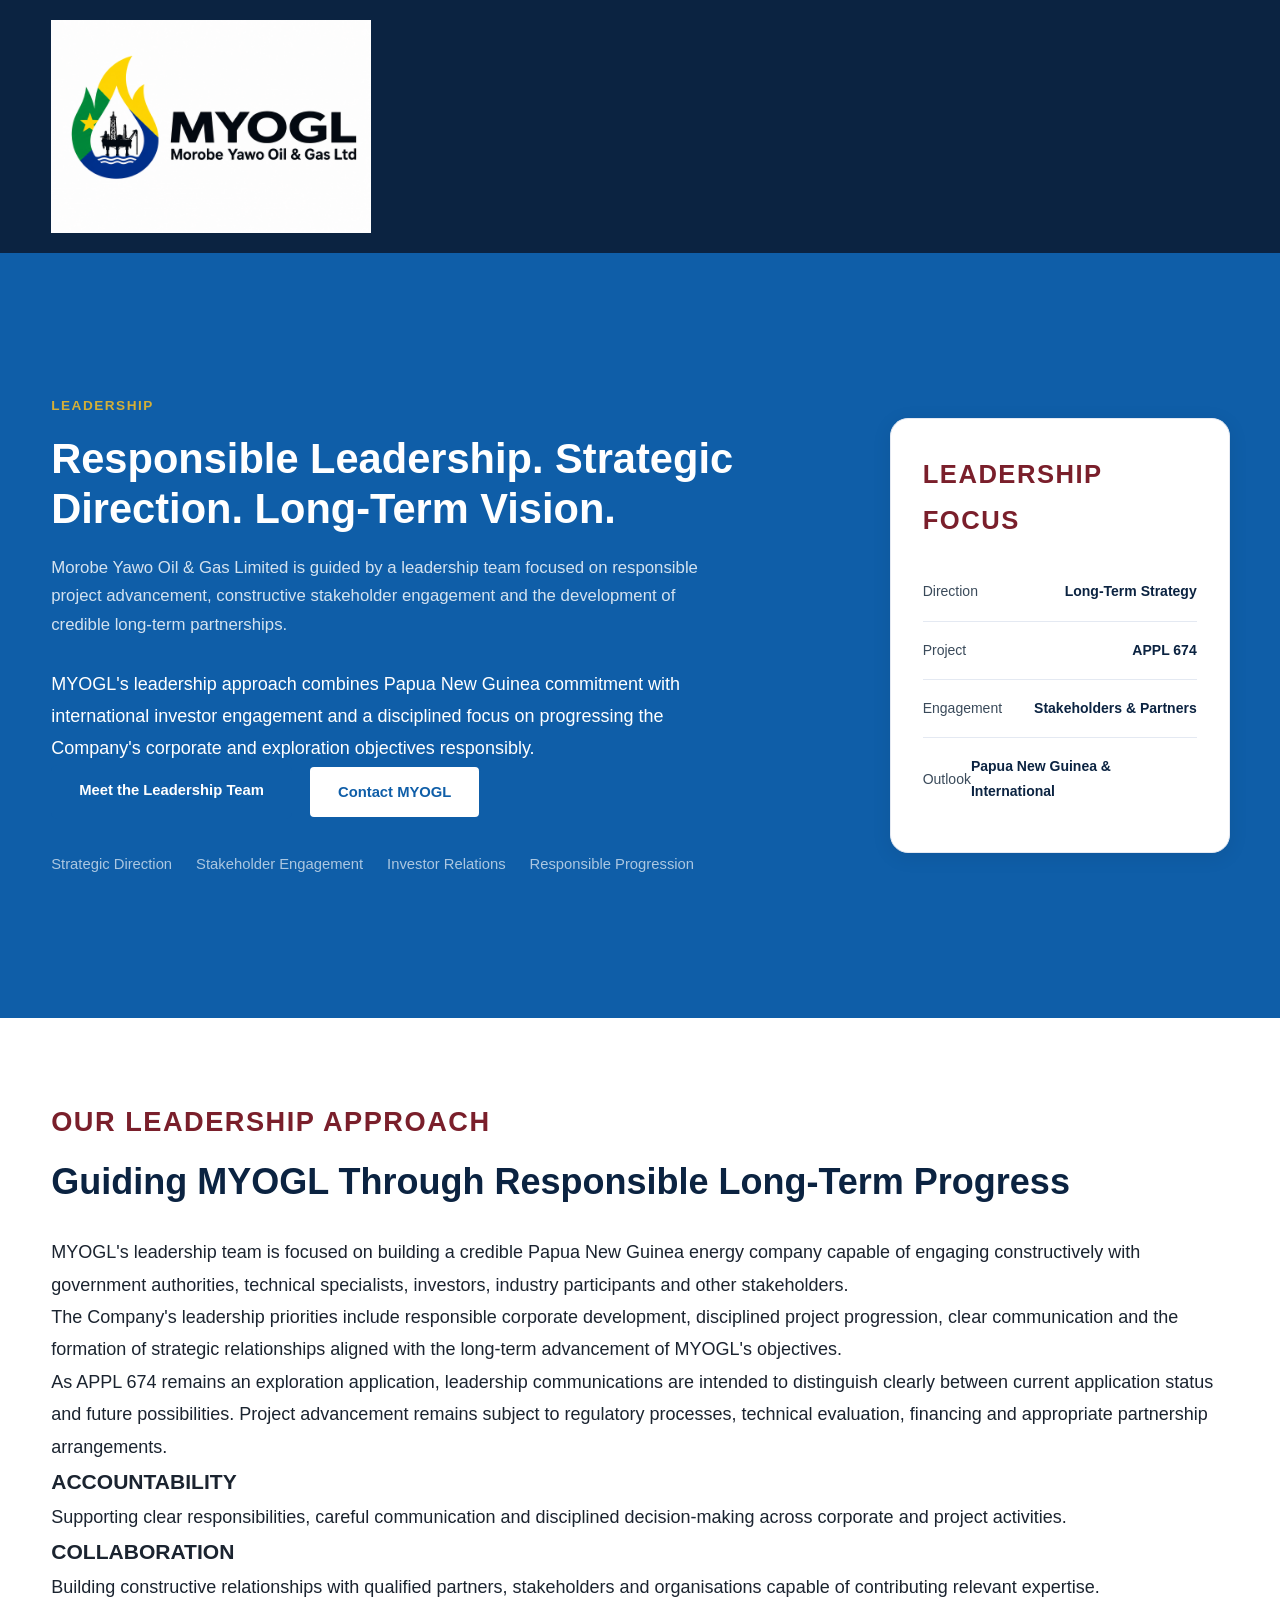
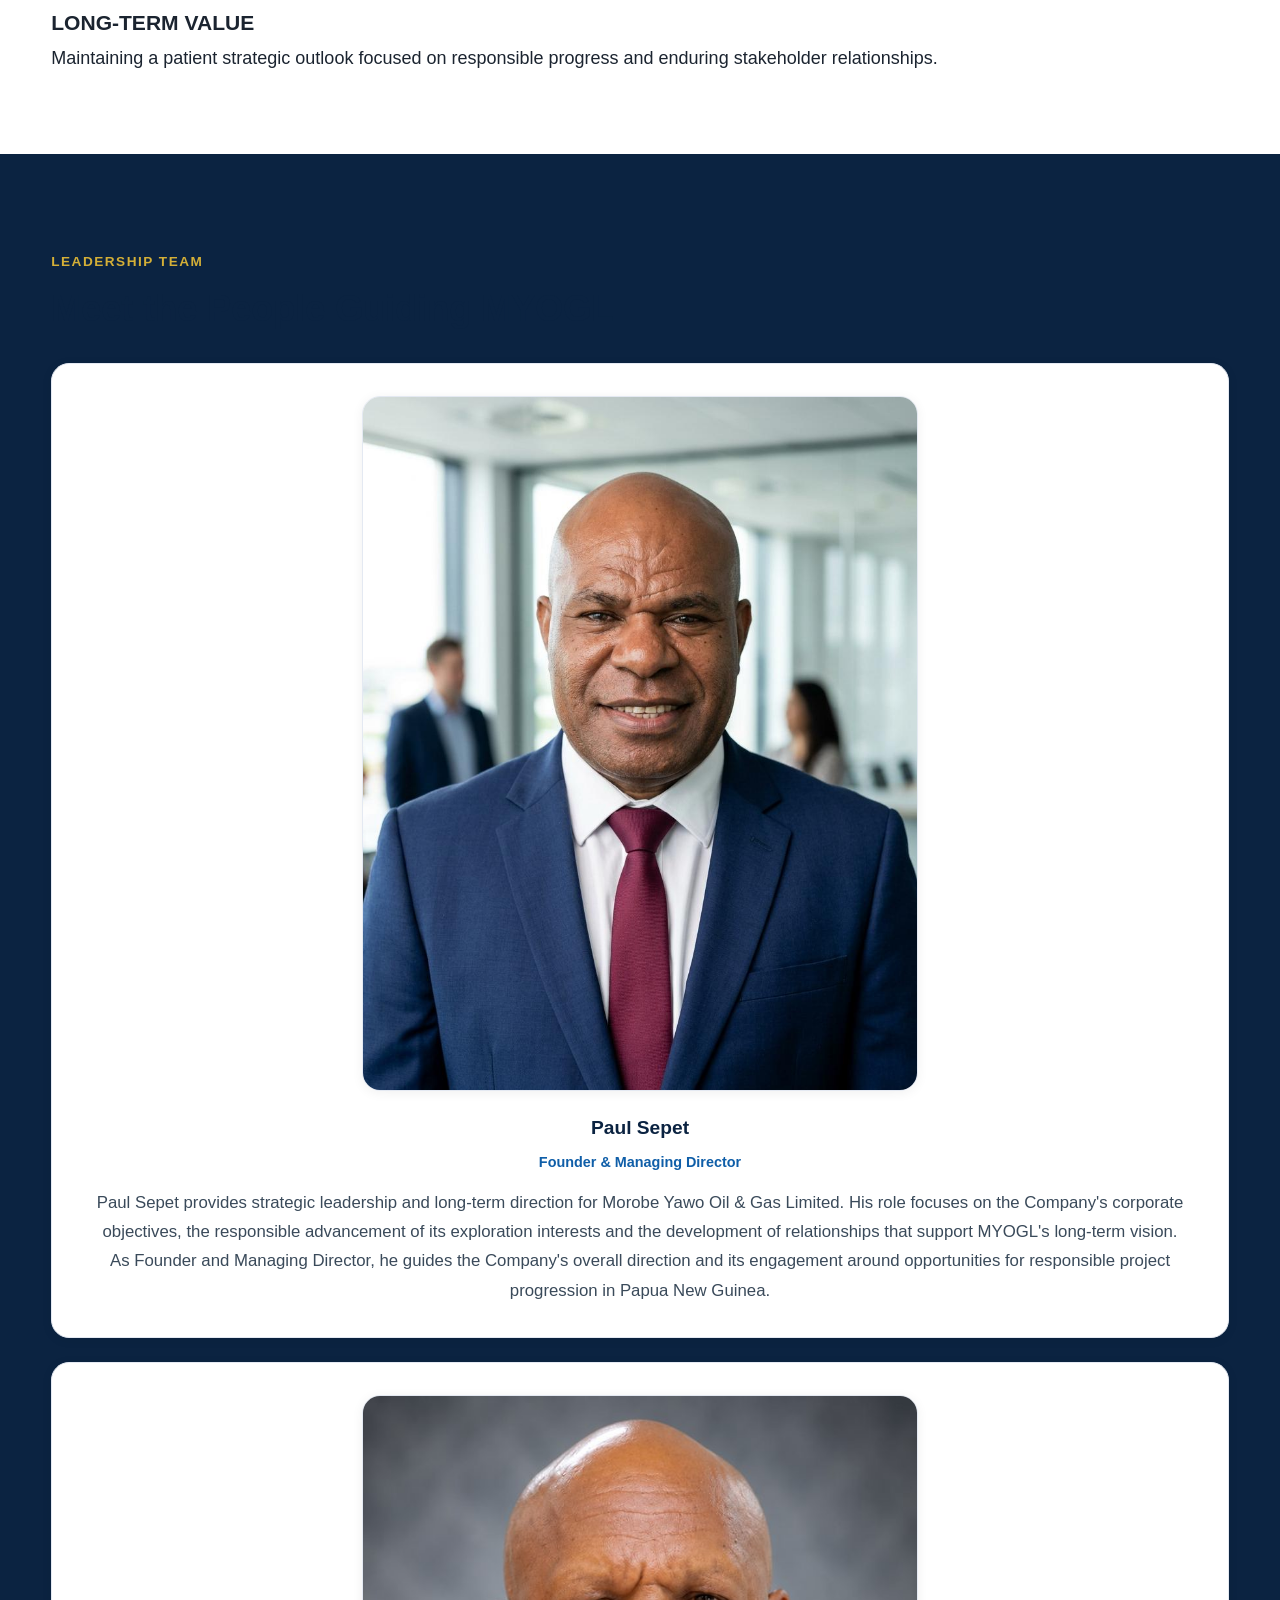
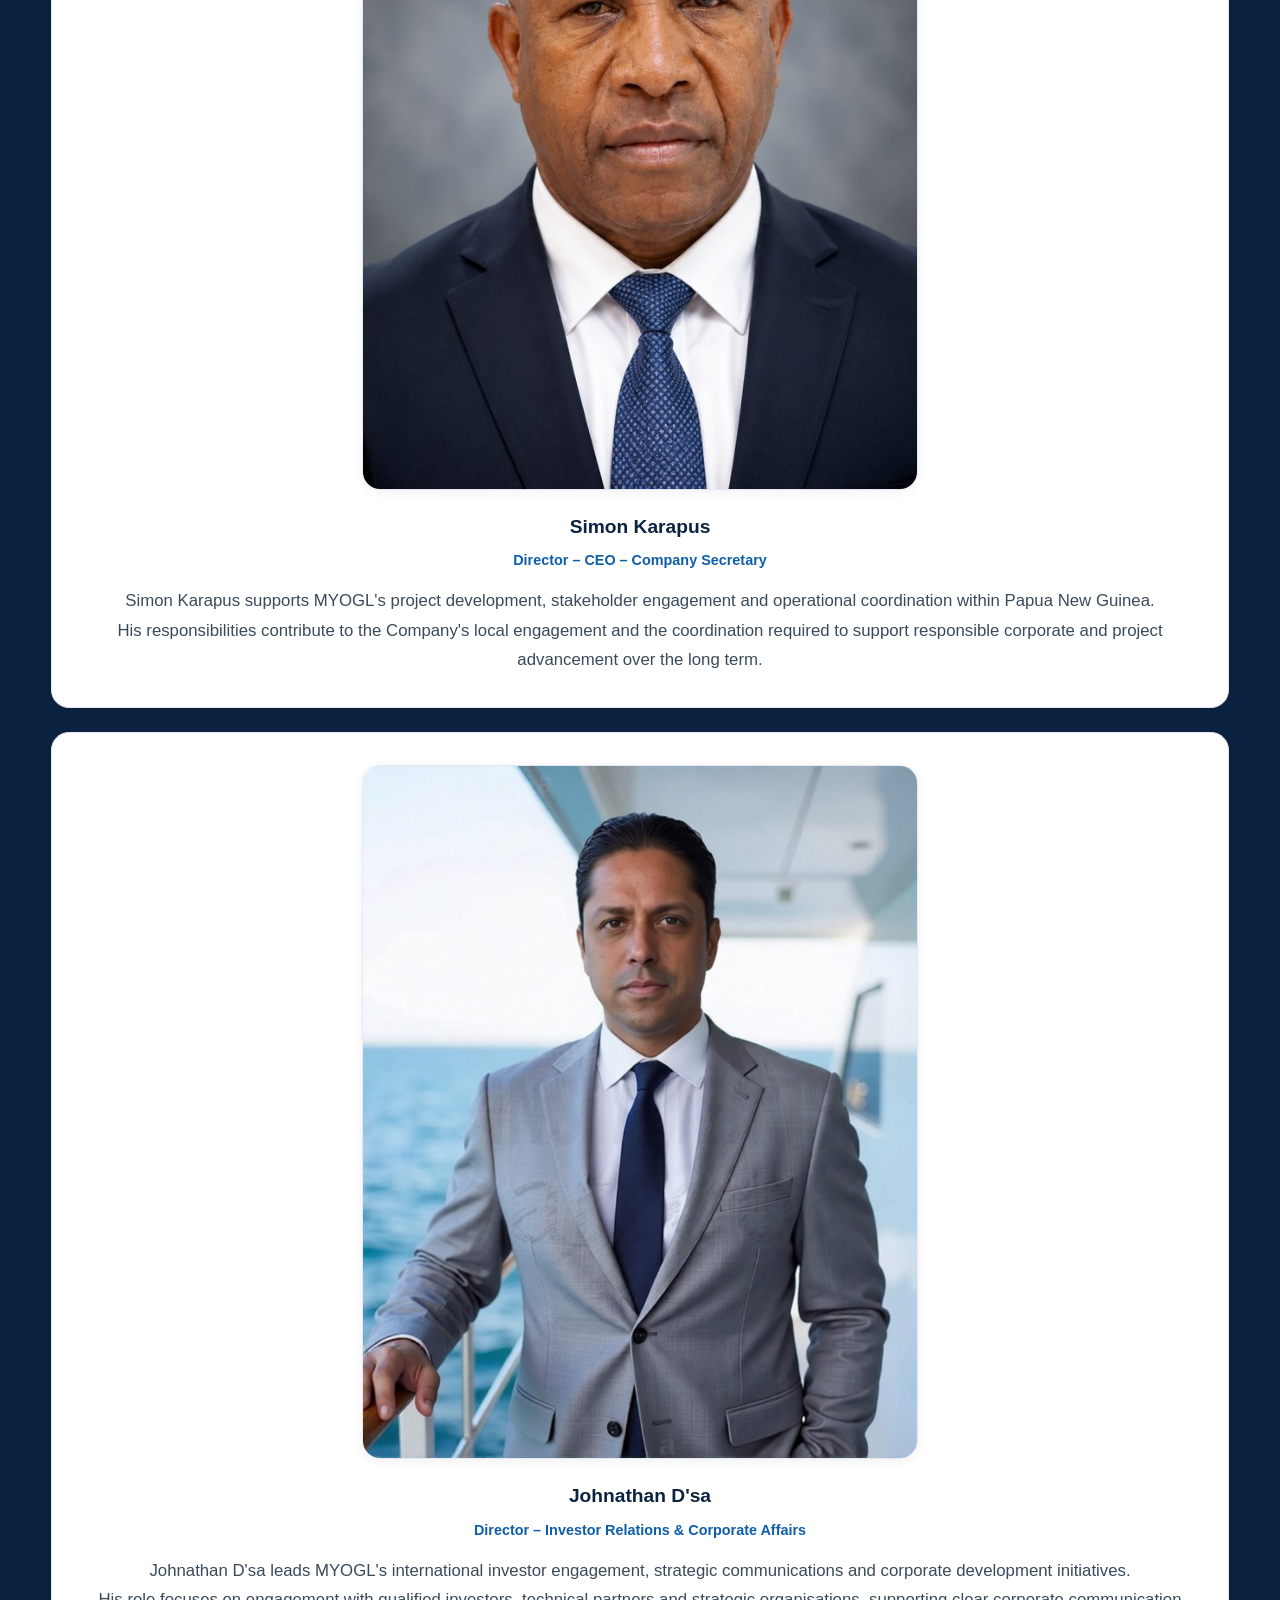
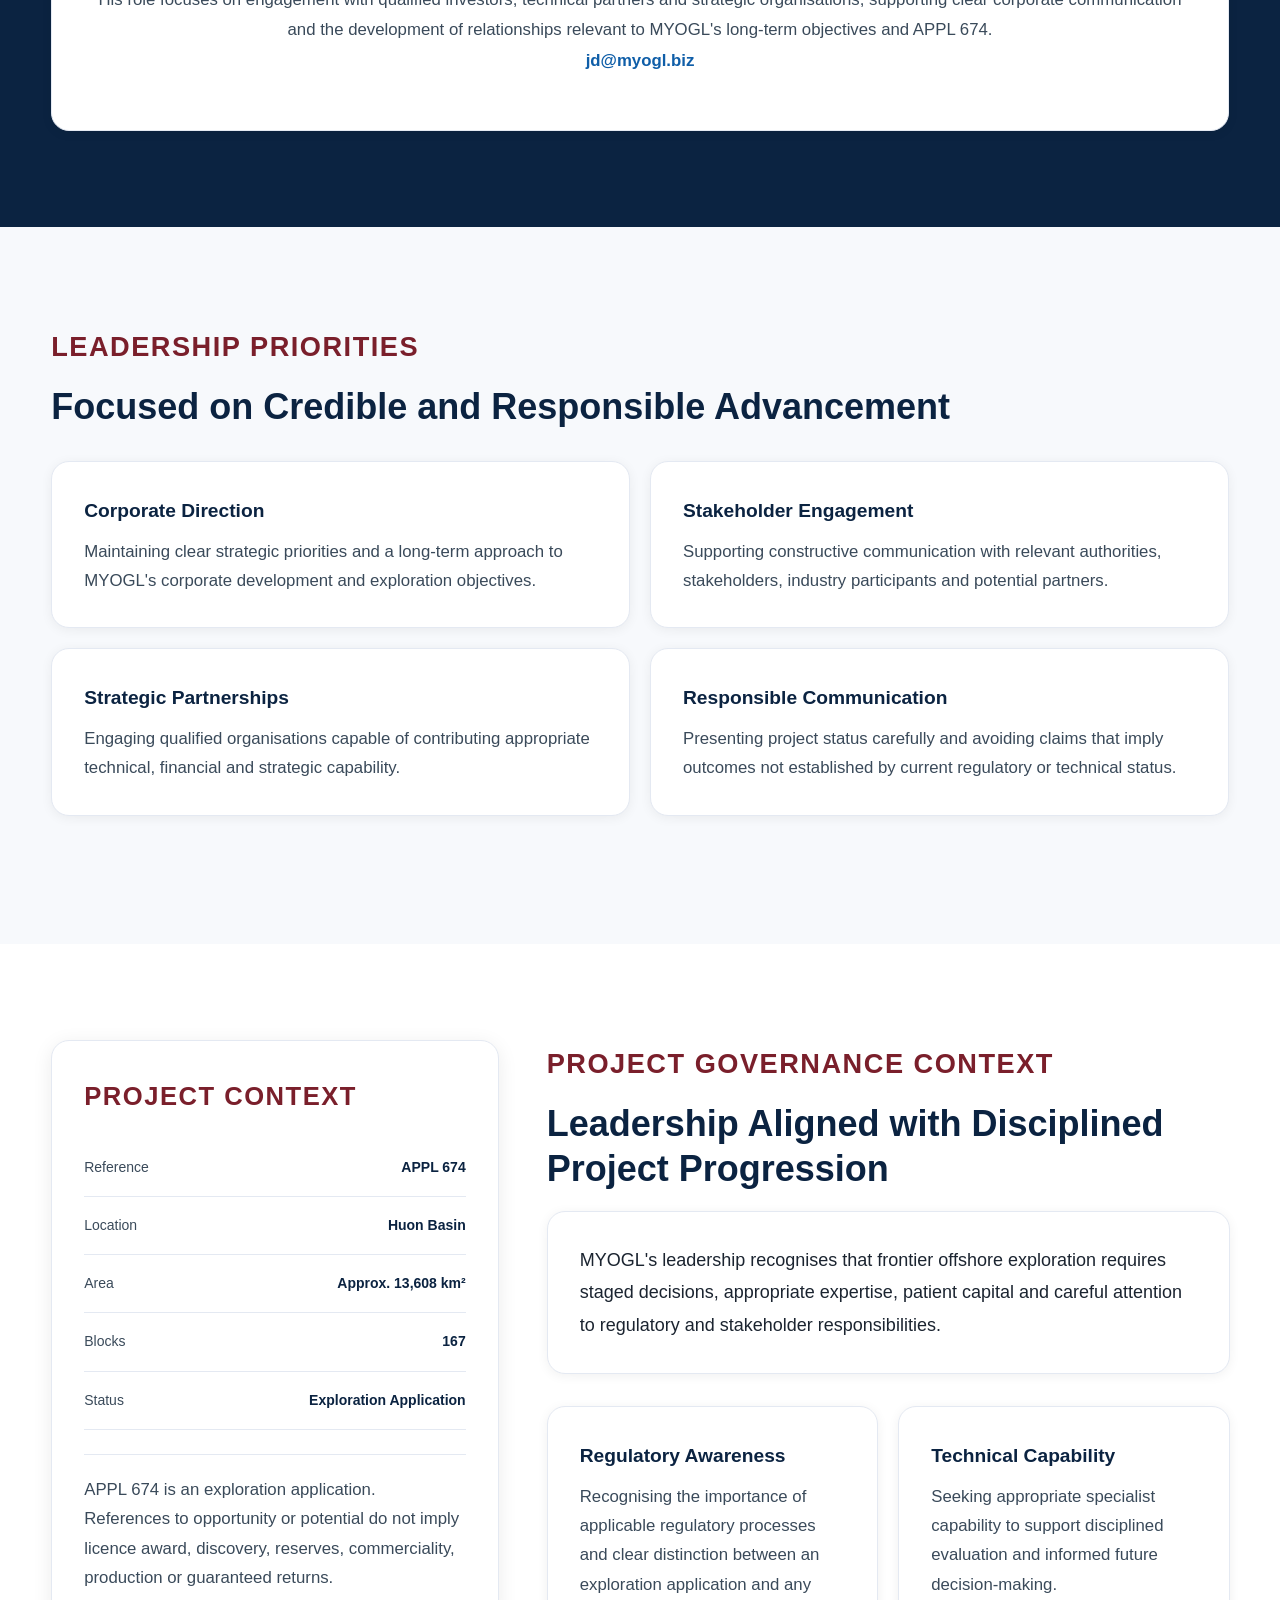
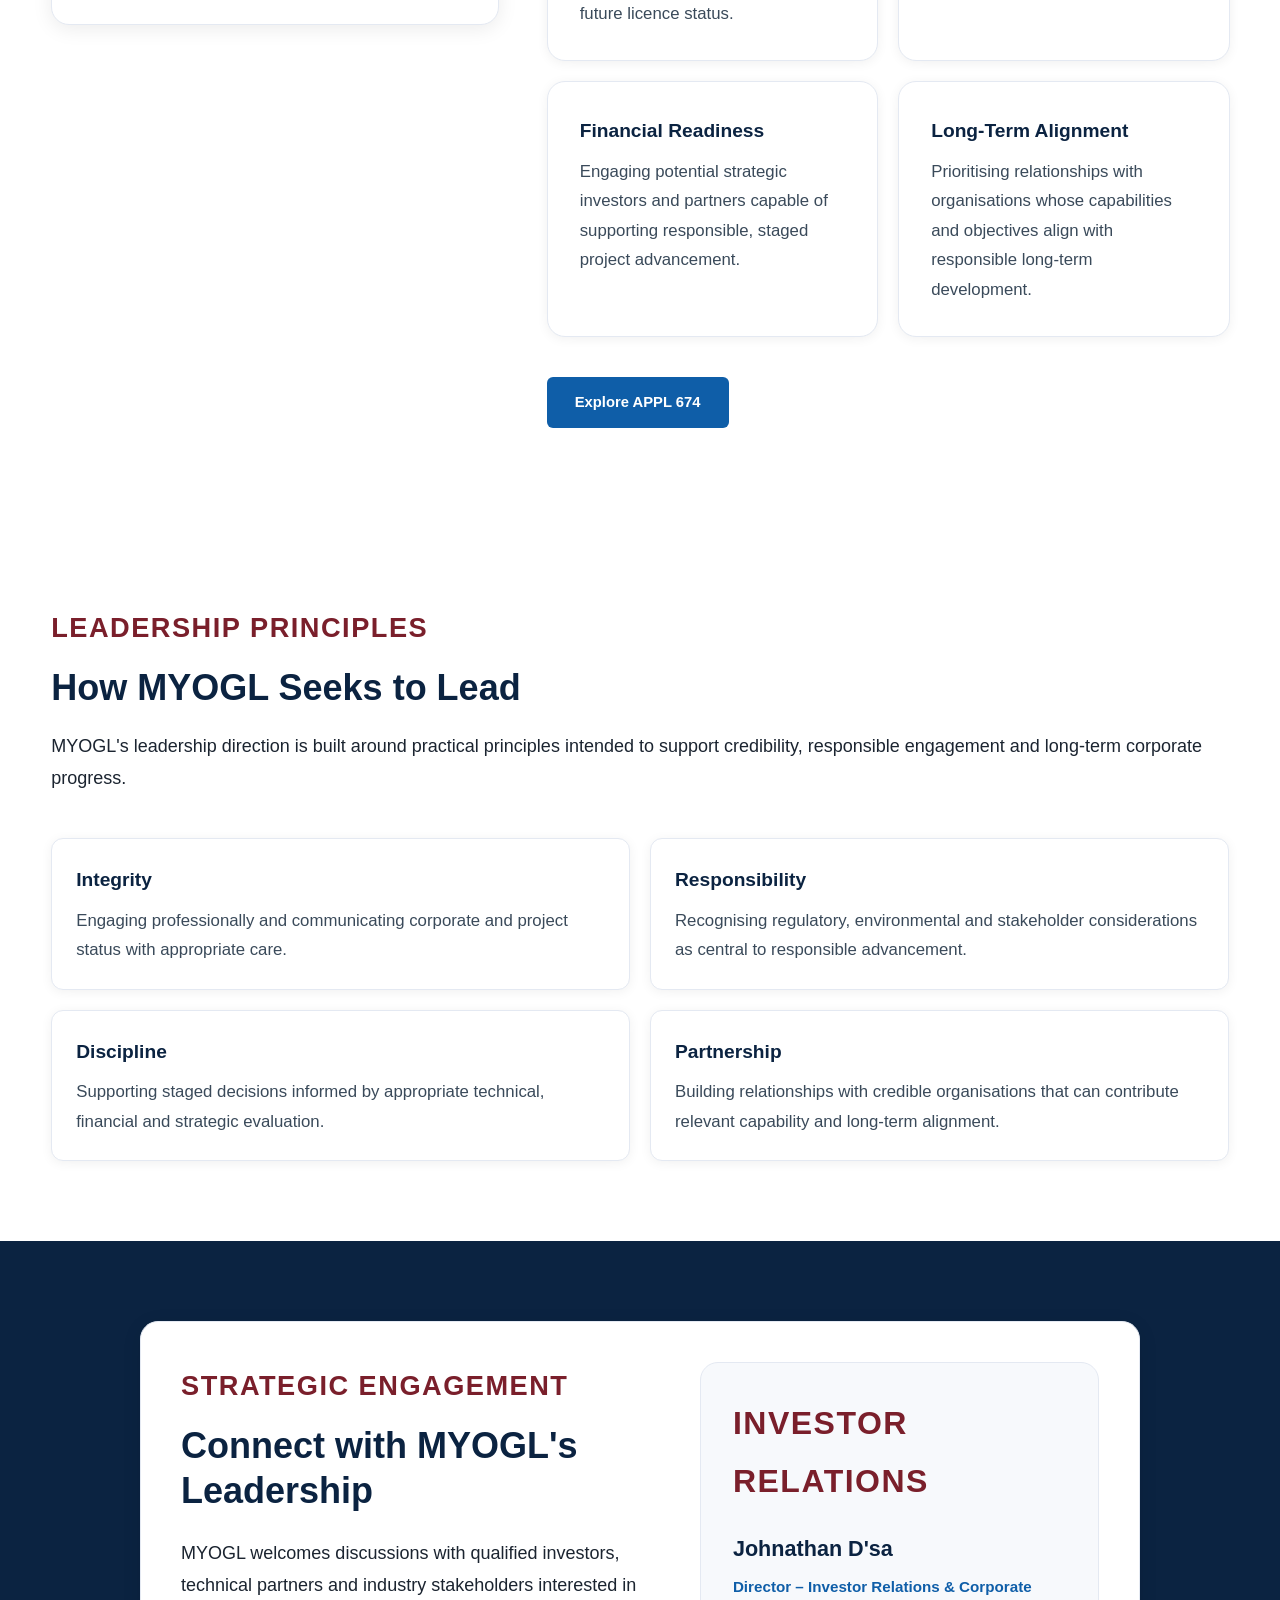
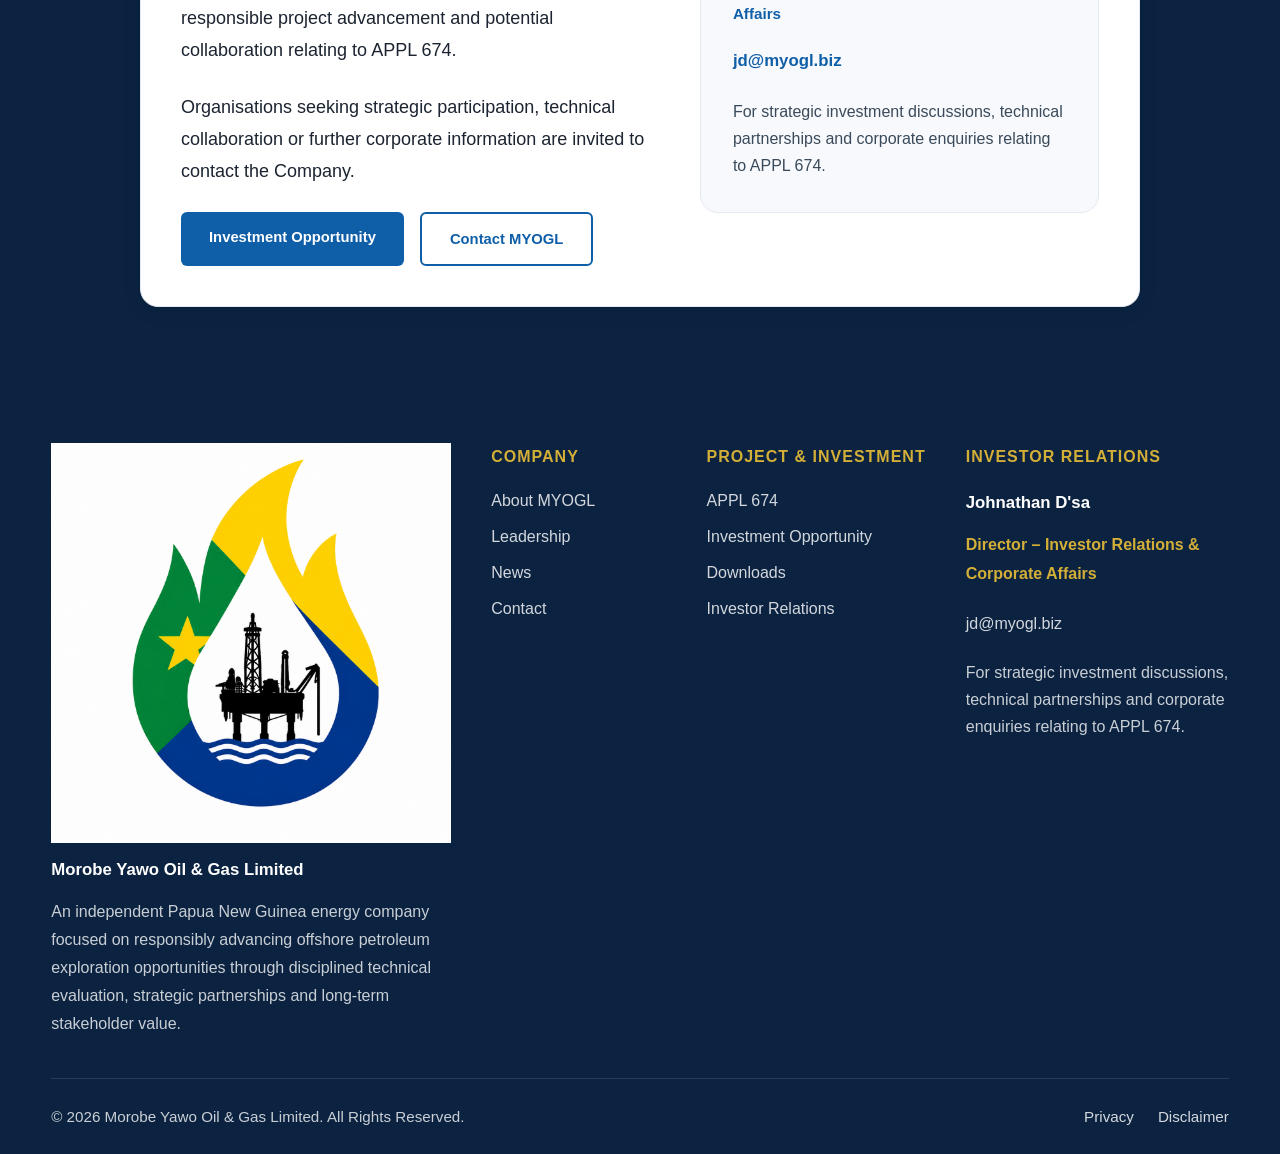
<file: leadership.html>
<!DOCTYPE html>
<html lang="en">
<head>
<meta charset="UTF-8">
<meta name="viewport" content="width=device-width,initial-scale=1.0">
<title>Leadership | Morobe Yawo Oil & Gas Limited</title>
<meta name="description" content="Meet the leadership team of Morobe Yawo Oil & Gas Limited, guiding responsible project advancement, stakeholder engagement and strategic partnerships in Papua New Guinea.">
<link rel="icon" type="image/png" href="images/logos/icon.png">
<link rel="stylesheet" href="assets/css/style.css">
</head>
<body>
<a class="skip-link" href="#main-content">Skip to main content</a>

<!-- Sticky Navigation -->
<div class="site-header">
<div class="container">
<div class="navbar">
<a class="brand" href="index.html" aria-label="MYOGL home"><img src="images/logos/header-logo.png" alt="MYOGL" class="brand-logo"></a>
</div>
</div>
</div>

<main id="main-content">

<!-- Leadership Hero -->
<header class="hero">
<div class="container">
<div class="hero-layout">
<div class="hero-content">
<p class="section-label">LEADERSHIP</p>
<h1>Responsible Leadership. Strategic Direction. Long-Term Vision.</h1>
<p class="lead">Morobe Yawo Oil &amp; Gas Limited is guided by a leadership team focused on responsible project advancement, constructive stakeholder engagement and the development of credible long-term partnerships.</p>
<p>MYOGL's leadership approach combines Papua New Guinea commitment with international investor engagement and a disciplined focus on progressing the Company's corporate and exploration objectives responsibly.</p>
<div class="hero-actions">
<a class="button" href="#leadership-team">Meet the Leadership Team</a>
<a class="button-secondary" href="contact.html">Contact MYOGL</a>
</div>
<ul class="hero-tags">
<li>Strategic Direction</li>
<li>Stakeholder Engagement</li>
<li>Investor Relations</li>
<li>Responsible Progression</li>
</ul>
</div>
<aside class="hero-panel">
<div class="snapshot-card">
<h3 class="snapshot-heading">LEADERSHIP FOCUS</h3>
<div class="snapshot-row">
<span class="snapshot-key">Direction</span>
<span class="snapshot-value">Long-Term Strategy</span>
</div>
<div class="snapshot-row">
<span class="snapshot-key">Project</span>
<span class="snapshot-value">APPL 674</span>
</div>
<div class="snapshot-row">
<span class="snapshot-key">Engagement</span>
<span class="snapshot-value">Stakeholders &amp; Partners</span>
</div>
<div class="snapshot-row">
<span class="snapshot-key">Outlook</span>
<span class="snapshot-value">Papua New Guinea &amp; International</span>
</div>
</div>
</aside>
</div>
</div>
</header>

<!-- Leadership Introduction -->
<section class="about-section">
<div class="container">
<div class="about-layout">
<div class="about-text-col">
<p class="section-label">OUR LEADERSHIP APPROACH</p>
<h2>Guiding MYOGL Through Responsible Long-Term Progress</h2>
<p>MYOGL's leadership team is focused on building a credible Papua New Guinea energy company capable of engaging constructively with government authorities, technical specialists, investors, industry participants and other stakeholders.</p>
<p>The Company's leadership priorities include responsible corporate development, disciplined project progression, clear communication and the formation of strategic relationships aligned with the long-term advancement of MYOGL's objectives.</p>
<p>As APPL 674 remains an exploration application, leadership communications are intended to distinguish clearly between current application status and future possibilities. Project advancement remains subject to regulatory processes, technical evaluation, financing and appropriate partnership arrangements.</p>
</div>
<div class="about-cards-col">
<div class="about-card">
<h3>ACCOUNTABILITY</h3>
<p>Supporting clear responsibilities, careful communication and disciplined decision-making across corporate and project activities.</p>
</div>
<div class="about-card">
<h3>COLLABORATION</h3>
<p>Building constructive relationships with qualified partners, stakeholders and organisations capable of contributing relevant expertise.</p>
</div>
<div class="about-card">
<h3>LONG-TERM VALUE</h3>
<p>Maintaining a patient strategic outlook focused on responsible progress and enduring stakeholder relationships.</p>
</div>
</div>
</div>
</div>
</section>

<!-- Leadership Team -->
<section class="leadership-section" id="leadership-team">
<div class="container">
<p class="section-label">LEADERSHIP TEAM</p>
<h2>Meet the People Guiding MYOGL</h2>
<div class="leadership-cards-col">

<article class="leadership-card">
<img src="images/leadership/paul-sepet.jpg" alt="Paul Sepet, Founder and Managing Director of Morobe Yawo Oil & Gas Limited" class="leadership-photo" loading="eager">
<h3>Paul Sepet</h3>
<p class="leadership-position">Founder &amp; Managing Director</p>
<p>Paul Sepet provides strategic leadership and long-term direction for Morobe Yawo Oil &amp; Gas Limited. His role focuses on the Company's corporate objectives, the responsible advancement of its exploration interests and the development of relationships that support MYOGL's long-term vision.</p>
<p>As Founder and Managing Director, he guides the Company's overall direction and its engagement around opportunities for responsible project progression in Papua New Guinea.</p>
</article>

<article class="leadership-card">
<img src="images/leadership/simon-karapus.jpg" alt="Simon Karapus, Director – CEO – Company Secretary of Morobe Yawo Oil & Gas Limited" class="leadership-photo" loading="eager">
<h3>Simon Karapus</h3>
<p class="leadership-position">Director – CEO – Company Secretary</p>
<p>Simon Karapus supports MYOGL's project development, stakeholder engagement and operational coordination within Papua New Guinea.</p>
<p>His responsibilities contribute to the Company's local engagement and the coordination required to support responsible corporate and project advancement over the long term.</p>
</article>

<article class="leadership-card">
<img src="images/leadership/johnathan-dsa.jpg" alt="Johnathan D'sa, Director – Investor Relations and Corporate Affairs of Morobe Yawo Oil & Gas Limited" class="leadership-photo" loading="eager">
<h3>Johnathan D'sa</h3>
<p class="leadership-position">Director – Investor Relations &amp; Corporate Affairs</p>
<p>Johnathan D'sa leads MYOGL's international investor engagement, strategic communications and corporate development initiatives.</p>
<p>His role focuses on engagement with qualified investors, technical partners and strategic organisations, supporting clear corporate communication and the development of relationships relevant to MYOGL's long-term objectives and APPL 674.</p>
<a class="ir-contact-email" href="mailto:jd@myogl.biz">jd@myogl.biz</a>
</article>

</div>
</div>
</section>

<!-- Leadership Responsibilities -->
<section class="project-section">
<div class="container">
<p class="section-label">LEADERSHIP PRIORITIES</p>
<h2>Focused on Credible and Responsible Advancement</h2>
<div class="project-panels">
<div class="project-panel">
<h3>Corporate Direction</h3>
<p>Maintaining clear strategic priorities and a long-term approach to MYOGL's corporate development and exploration objectives.</p>
</div>
<div class="project-panel">
<h3>Stakeholder Engagement</h3>
<p>Supporting constructive communication with relevant authorities, stakeholders, industry participants and potential partners.</p>
</div>
<div class="project-panel">
<h3>Strategic Partnerships</h3>
<p>Engaging qualified organisations capable of contributing appropriate technical, financial and strategic capability.</p>
</div>
<div class="project-panel">
<h3>Responsible Communication</h3>
<p>Presenting project status carefully and avoiding claims that imply outcomes not established by current regulatory or technical status.</p>
</div>
</div>
</div>
</section>

<!-- APPL 674 Leadership Context -->
<section class="invest-section">
<div class="container">
<div class="invest-layout">
<aside class="invest-info-col">
<div class="snapshot-card">
<h3 class="snapshot-heading">PROJECT CONTEXT</h3>
<div class="snapshot-row">
<span class="snapshot-key">Reference</span>
<span class="snapshot-value">APPL 674</span>
</div>
<div class="snapshot-row">
<span class="snapshot-key">Location</span>
<span class="snapshot-value">Huon Basin</span>
</div>
<div class="snapshot-row">
<span class="snapshot-key">Area</span>
<span class="snapshot-value">Approx. 13,608 km&sup2;</span>
</div>
<div class="snapshot-row">
<span class="snapshot-key">Blocks</span>
<span class="snapshot-value">167</span>
</div>
<div class="snapshot-row">
<span class="snapshot-key">Status</span>
<span class="snapshot-value">Exploration Application</span>
</div>
<div class="invest-summary-note">
<p>APPL 674 is an exploration application. References to opportunity or potential do not imply licence award, discovery, reserves, commerciality, production or guaranteed returns.</p>
</div>
</div>
</aside>
<div class="invest-content-col">
<p class="section-label">PROJECT GOVERNANCE CONTEXT</p>
<h2>Leadership Aligned with Disciplined Project Progression</h2>
<div class="invest-intro-card">
<p>MYOGL's leadership recognises that frontier offshore exploration requires staged decisions, appropriate expertise, patient capital and careful attention to regulatory and stakeholder responsibilities.</p>
</div>
<div class="invest-panels">
<div class="invest-panel">
<h3>Regulatory Awareness</h3>
<p>Recognising the importance of applicable regulatory processes and clear distinction between an exploration application and any future licence status.</p>
</div>
<div class="invest-panel">
<h3>Technical Capability</h3>
<p>Seeking appropriate specialist capability to support disciplined evaluation and informed future decision-making.</p>
</div>
<div class="invest-panel">
<h3>Financial Readiness</h3>
<p>Engaging potential strategic investors and partners capable of supporting responsible, staged project advancement.</p>
</div>
<div class="invest-panel">
<h3>Long-Term Alignment</h3>
<p>Prioritising relationships with organisations whose capabilities and objectives align with responsible long-term development.</p>
</div>
</div>
<a class="button" href="appl674.html">Explore APPL 674</a>
</div>
</div>
</div>
</section>

<!-- Governance Principles -->
<section class="why-png-section">
<div class="container">
<div class="why-png-content">
<p class="section-label">LEADERSHIP PRINCIPLES</p>
<h2>How MYOGL Seeks to Lead</h2>
<p>MYOGL's leadership direction is built around practical principles intended to support credibility, responsible engagement and long-term corporate progress.</p>
<div class="why-png-grid">
<div class="why-png-card">
<h3>Integrity</h3>
<p>Engaging professionally and communicating corporate and project status with appropriate care.</p>
</div>
<div class="why-png-card">
<h3>Responsibility</h3>
<p>Recognising regulatory, environmental and stakeholder considerations as central to responsible advancement.</p>
</div>
<div class="why-png-card">
<h3>Discipline</h3>
<p>Supporting staged decisions informed by appropriate technical, financial and strategic evaluation.</p>
</div>
<div class="why-png-card">
<h3>Partnership</h3>
<p>Building relationships with credible organisations that can contribute relevant capability and long-term alignment.</p>
</div>
</div>
</div>
</div>
</section>

<!-- Investor Relations CTA -->
<section class="ir-section">
<div class="container">
<div class="ir-panel">
<div class="ir-main">
<p class="section-label">STRATEGIC ENGAGEMENT</p>
<h2>Connect with MYOGL's Leadership</h2>
<p>MYOGL welcomes discussions with qualified investors, technical partners and industry stakeholders interested in responsible project advancement and potential collaboration relating to APPL 674.</p>
<p>Organisations seeking strategic participation, technical collaboration or further corporate information are invited to contact the Company.</p>
<div class="ir-actions">
<a class="button" href="investment.html">Investment Opportunity</a>
<a class="button-secondary" href="contact.html">Contact MYOGL</a>
</div>
</div>
<div class="ir-contact">
<h3>Investor Relations</h3>
<p class="ir-contact-name">Johnathan D'sa</p>
<p class="ir-contact-position">Director – Investor Relations &amp; Corporate Affairs</p>
<a class="ir-contact-email" href="mailto:jd@myogl.biz">jd@myogl.biz</a>
<p class="ir-contact-note">For strategic investment discussions, technical partnerships and corporate enquiries relating to APPL 674.</p>
</div>
</div>
</div>
</section>

</main>

<!-- Footer -->
<footer class="site-footer">
<div class="container footer-grid">
<div>
<img src="images/logos/corporate-logo.png" alt="Morobe Yawo Oil &amp; Gas Limited" class="footer-logo">
<p class="footer-company-name">Morobe Yawo Oil &amp; Gas Limited</p>
<p class="footer-summary">An independent Papua New Guinea energy company focused on responsibly advancing offshore petroleum exploration opportunities through disciplined technical evaluation, strategic partnerships and long-term stakeholder value.</p>
</div>
<div>
<h3>Company</h3>
<div class="footer-nav">
<a href="about.html">About MYOGL</a>
<a href="leadership.html">Leadership</a>
<a href="news.html">News</a>
<a href="contact.html">Contact</a>
</div>
</div>
<div>
<h3>Project &amp; Investment</h3>
<div class="footer-nav">
<a href="appl674.html">APPL 674</a>
<a href="investment.html">Investment Opportunity</a>
<a href="downloads.html">Downloads</a>
<a href="contact.html">Investor Relations</a>
</div>
</div>
<div>
<h3>Investor Relations</h3>
<div class="footer-nav">
<p class="footer-ir-name">Johnathan D'sa</p>
<p class="footer-ir-position">Director – Investor Relations &amp; Corporate Affairs</p>
<a class="footer-ir-email" href="mailto:jd@myogl.biz">jd@myogl.biz</a>
<p class="footer-ir-note">For strategic investment discussions, technical partnerships and corporate enquiries relating to APPL 674.</p>
</div>
</div>
</div>
<div class="container footer-bottom">
<p>&copy; 2026 Morobe Yawo Oil &amp; Gas Limited. All Rights Reserved.</p>
<div class="footer-bottom-links">
<a href="privacy.html">Privacy</a>
<a href="disclaimer.html">Disclaimer</a>
</div>
</div>
</footer>

<script src="assets/js/script.js"></script>
</body>
</html>
</file>
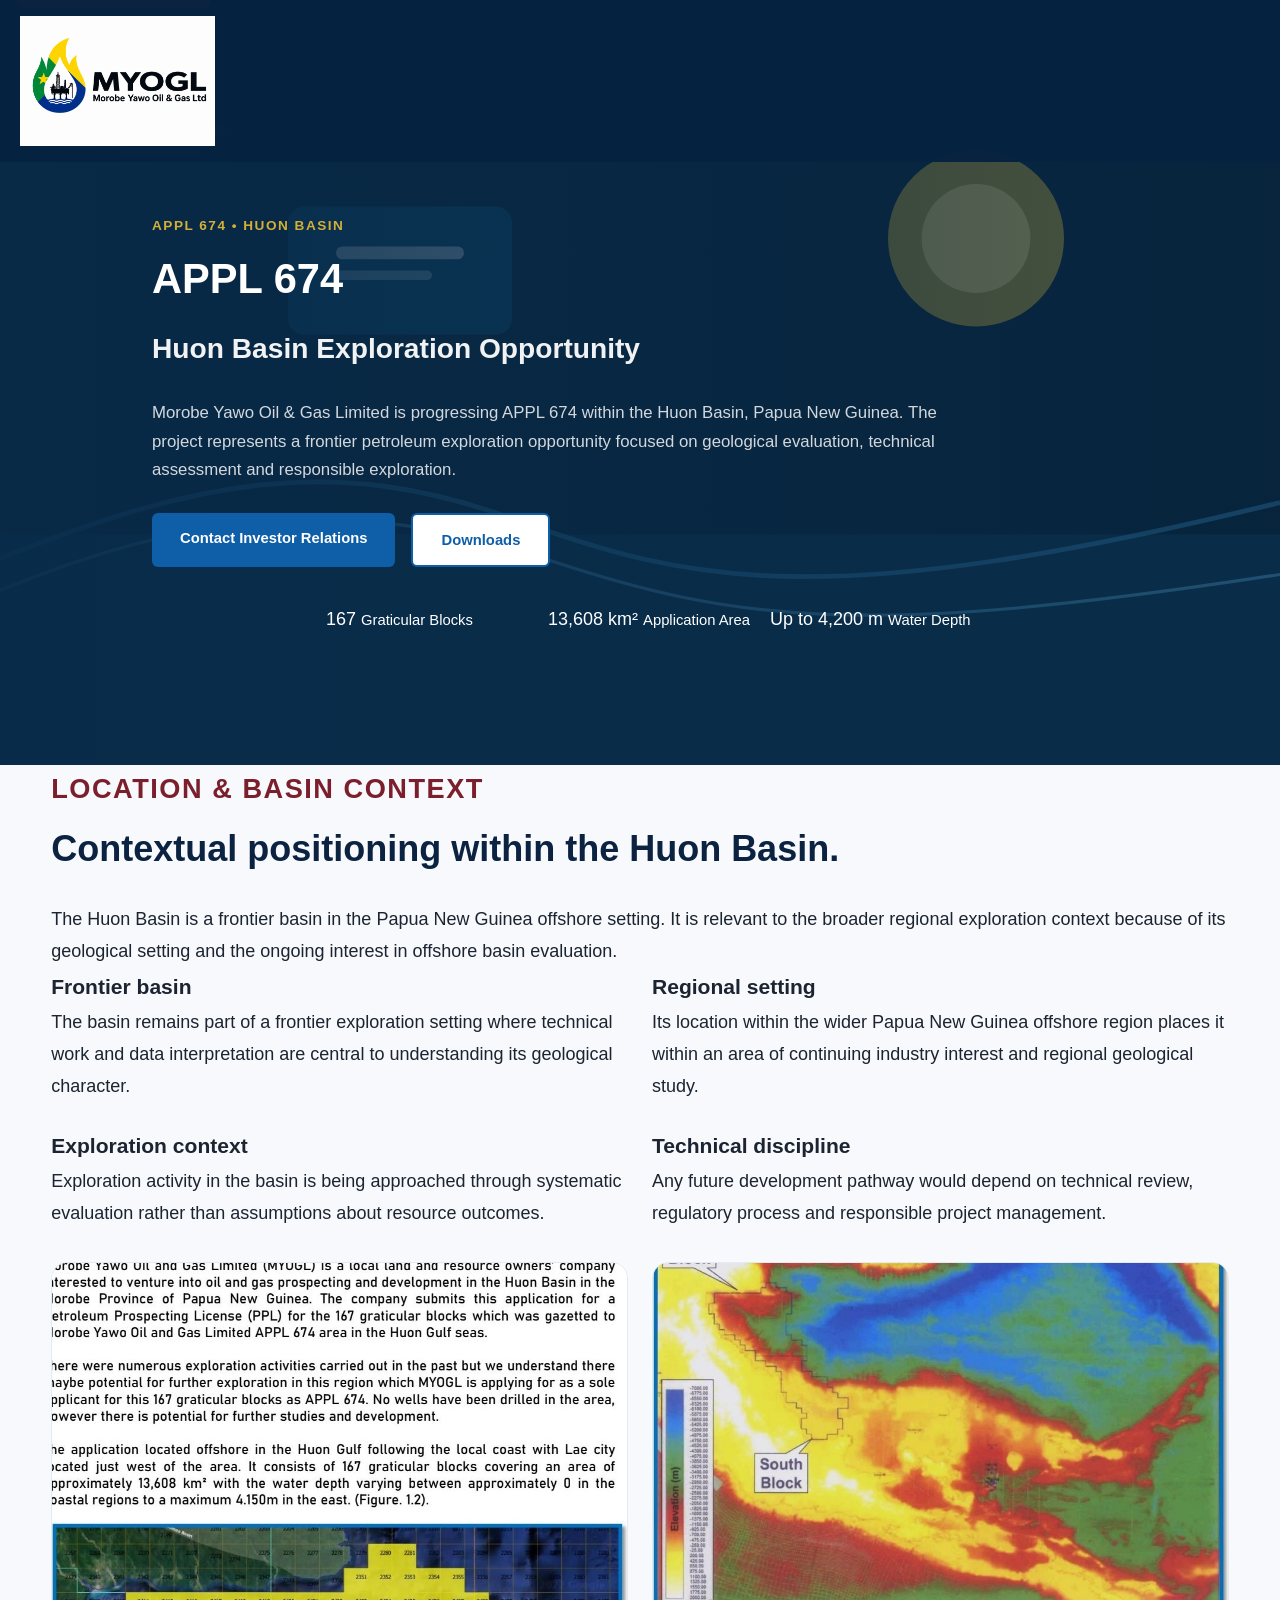
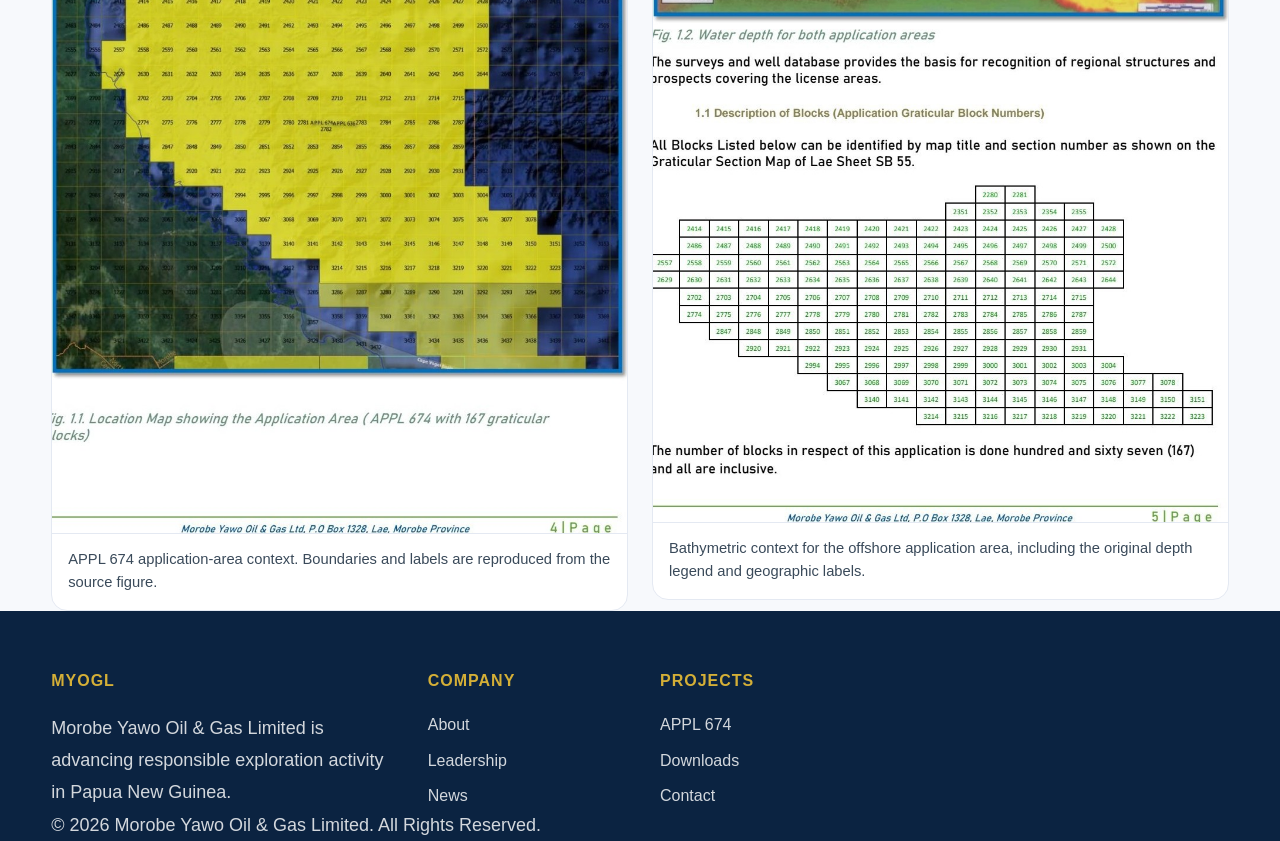
<file: location.html>
<!doctype html>
<html lang="en">
  <head>
    <meta charset="UTF-8" />
    <meta name="viewport" content="width=device-width, initial-scale=1.0" />
    <meta name="description" content="APPL 674 is an offshore petroleum exploration application in the Huon Basin, Papua New Guinea, being progressed by Morobe Yawo Oil &amp; Gas Limited." />
    <title>APPL 674 | Huon Basin | MYOGL</title>
    <link rel="icon" type="image/png" href="images/logos/icon.png" />
    <link rel="stylesheet" href="assets/css/style.css" />
    <link rel="stylesheet" href="assets/css/appl674.css" />
  </head>
  <body>
    <a class="skip-link" href="#main-content">Skip to main content</a>

    <header class="hero appl674-hero">
      <div class="site-header">
        <div class="container navbar">
          <a class="brand appl-brand" href="index.html" aria-label="MYOGL home">
<img src="images/logos/header-logo.png" alt="MYOGL" class="appl-brand-logo">
</a>
        </div>
      </div>

      <div class="container hero-content">
        <div class="hero-copy">
          <p class="section-label">APPL 674 • Huon Basin</p>
          <h1>APPL 674</h1>
          <h2 class="hero-subtitle">Huon Basin Exploration Opportunity</h2>
          <p class="lead">Morobe Yawo Oil &amp; Gas Limited is progressing APPL 674 within the Huon Basin, Papua New Guinea. The project represents a frontier petroleum exploration opportunity focused on geological evaluation, technical assessment and responsible exploration.</p>
          <div class="hero-actions">
            <a class="button" href="contact.html">Contact Investor Relations</a>
            <a class="button-secondary" href="downloads.html">Downloads</a>
          </div>
        </div>

        <div class="hero-panel" aria-label="Project highlights">
          <div class="hero-stats">
            <div class="hero-stat">
              <span class="stat-number">167</span>
              <span class="stat-label">Graticular Blocks</span>
            </div>
            <div class="hero-stat">
              <span class="stat-number">13,608 km²</span>
              <span class="stat-label">Application Area</span>
            </div>
            <div class="hero-stat">
              <span class="stat-number">Up to 4,200 m</span>
              <span class="stat-label">Water Depth</span>
            </div>
          </div>
        </div>
      </div>
    </header>

    <main id="main-content">
      <section id="location" class="section section-surface">
        <div class="container">
          <div class="section-intro">
            <p class="section-label">Location &amp; Basin Context</p>
            <h2>Contextual positioning within the Huon Basin.</h2>
            <p class="lead">The Huon Basin is a frontier basin in the Papua New Guinea offshore setting. It is relevant to the broader regional exploration context because of its geological setting and the ongoing interest in offshore basin evaluation.</p>
          </div>

          <div class="content-grid">
            <article class="info-card">
              <h3 class="card-title">Frontier basin</h3>
              <p>The basin remains part of a frontier exploration setting where technical work and data interpretation are central to understanding its geological character.</p>
            </article>
            <article class="info-card">
              <h3 class="card-title">Regional setting</h3>
              <p>Its location within the wider Papua New Guinea offshore region places it within an area of continuing industry interest and regional geological study.</p>
            </article>
            <article class="info-card">
              <h3 class="card-title">Exploration context</h3>
              <p>Exploration activity in the basin is being approached through systematic evaluation rather than assumptions about resource outcomes.</p>
            </article>
            <article class="info-card">
              <h3 class="card-title">Technical discipline</h3>
              <p>Any future development pathway would depend on technical review, regulatory process and responsible project management.</p>
            </article>
          </div>

          <div class="technical-visual-grid technical-visual-grid-two">
            <figure class="technical-figure">
              <img class="technical-figure-image" src="images/maps/appl674-application-area-map-clean.jpg" alt="APPL 674 application area map in the Huon Basin, Papua New Guinea" loading="lazy" />
              <figcaption>APPL 674 application-area context. Boundaries and labels are reproduced from the source figure.</figcaption>
            </figure>
            <figure class="technical-figure">
              <img class="technical-figure-image" src="images/maps/appl674-water-depth-map-clean.jpg" alt="Bathymetric water-depth map for the APPL 674 offshore setting" loading="lazy" />
              <figcaption>Bathymetric context for the offshore application area, including the original depth legend and geographic labels.</figcaption>
            </figure>
          </div>

        </div>
      </section>
    </main>

    <footer class="site-footer">
      <div class="container footer-grid">
        <div>
          <h3>MYOGL</h3>
          <p>Morobe Yawo Oil &amp; Gas Limited is advancing responsible exploration activity in Papua New Guinea.</p>
        </div>
        <div>
          <h3>Company</h3>
          <div class="footer-nav">
            <a href="about.html">About</a>
            <a href="leadership.html">Leadership</a>
            <a href="news.html">News</a>
          </div>
        </div>
        <div>
          <h3>Projects</h3>
          <div class="footer-nav">
            <a href="appl674.html">APPL 674</a>
            <a href="downloads.html">Downloads</a>
            <a href="contact.html">Contact</a>
          </div>
        </div>
      </div>
      <div class="container footer-note">
        <p>© 2026 Morobe Yawo Oil &amp; Gas Limited. All Rights Reserved.</p>
      </div>
    </footer>

    <script src="assets/js/appl674.js"></script>
  </body>
</html>
</file>
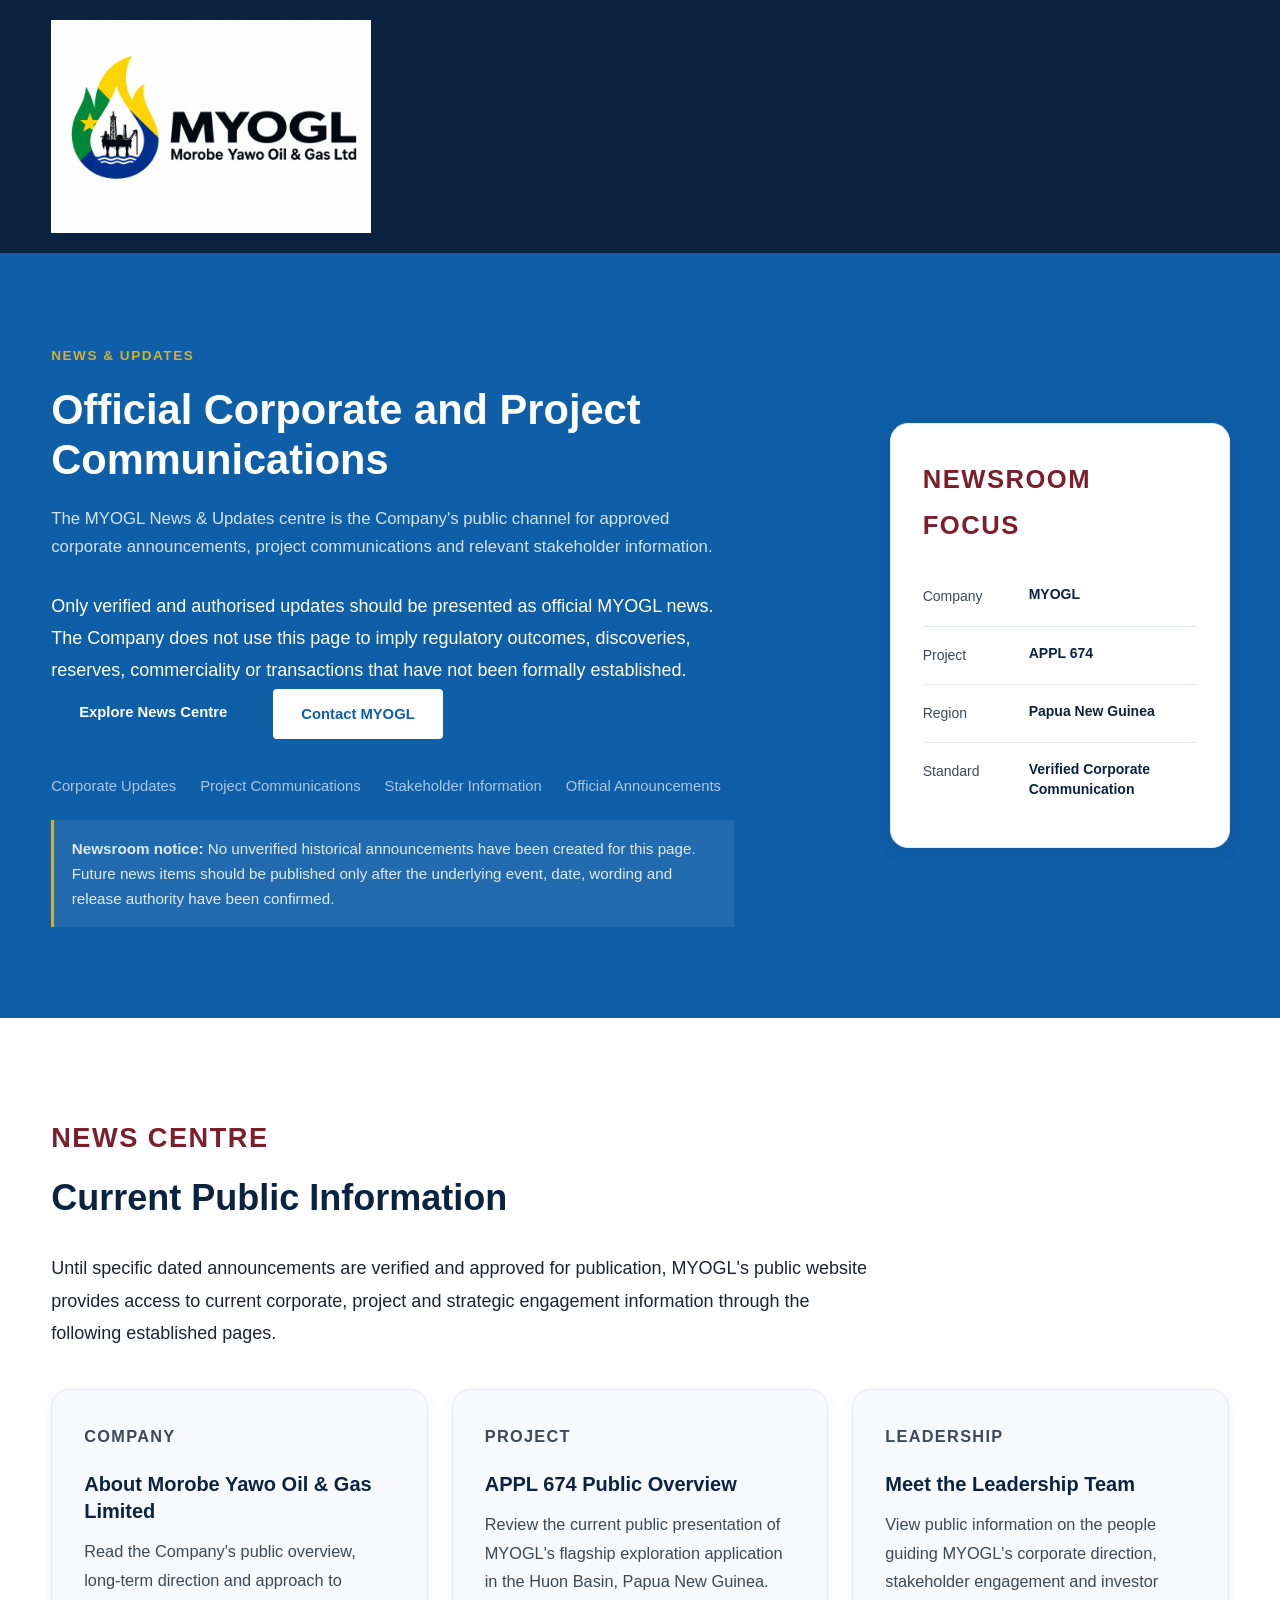
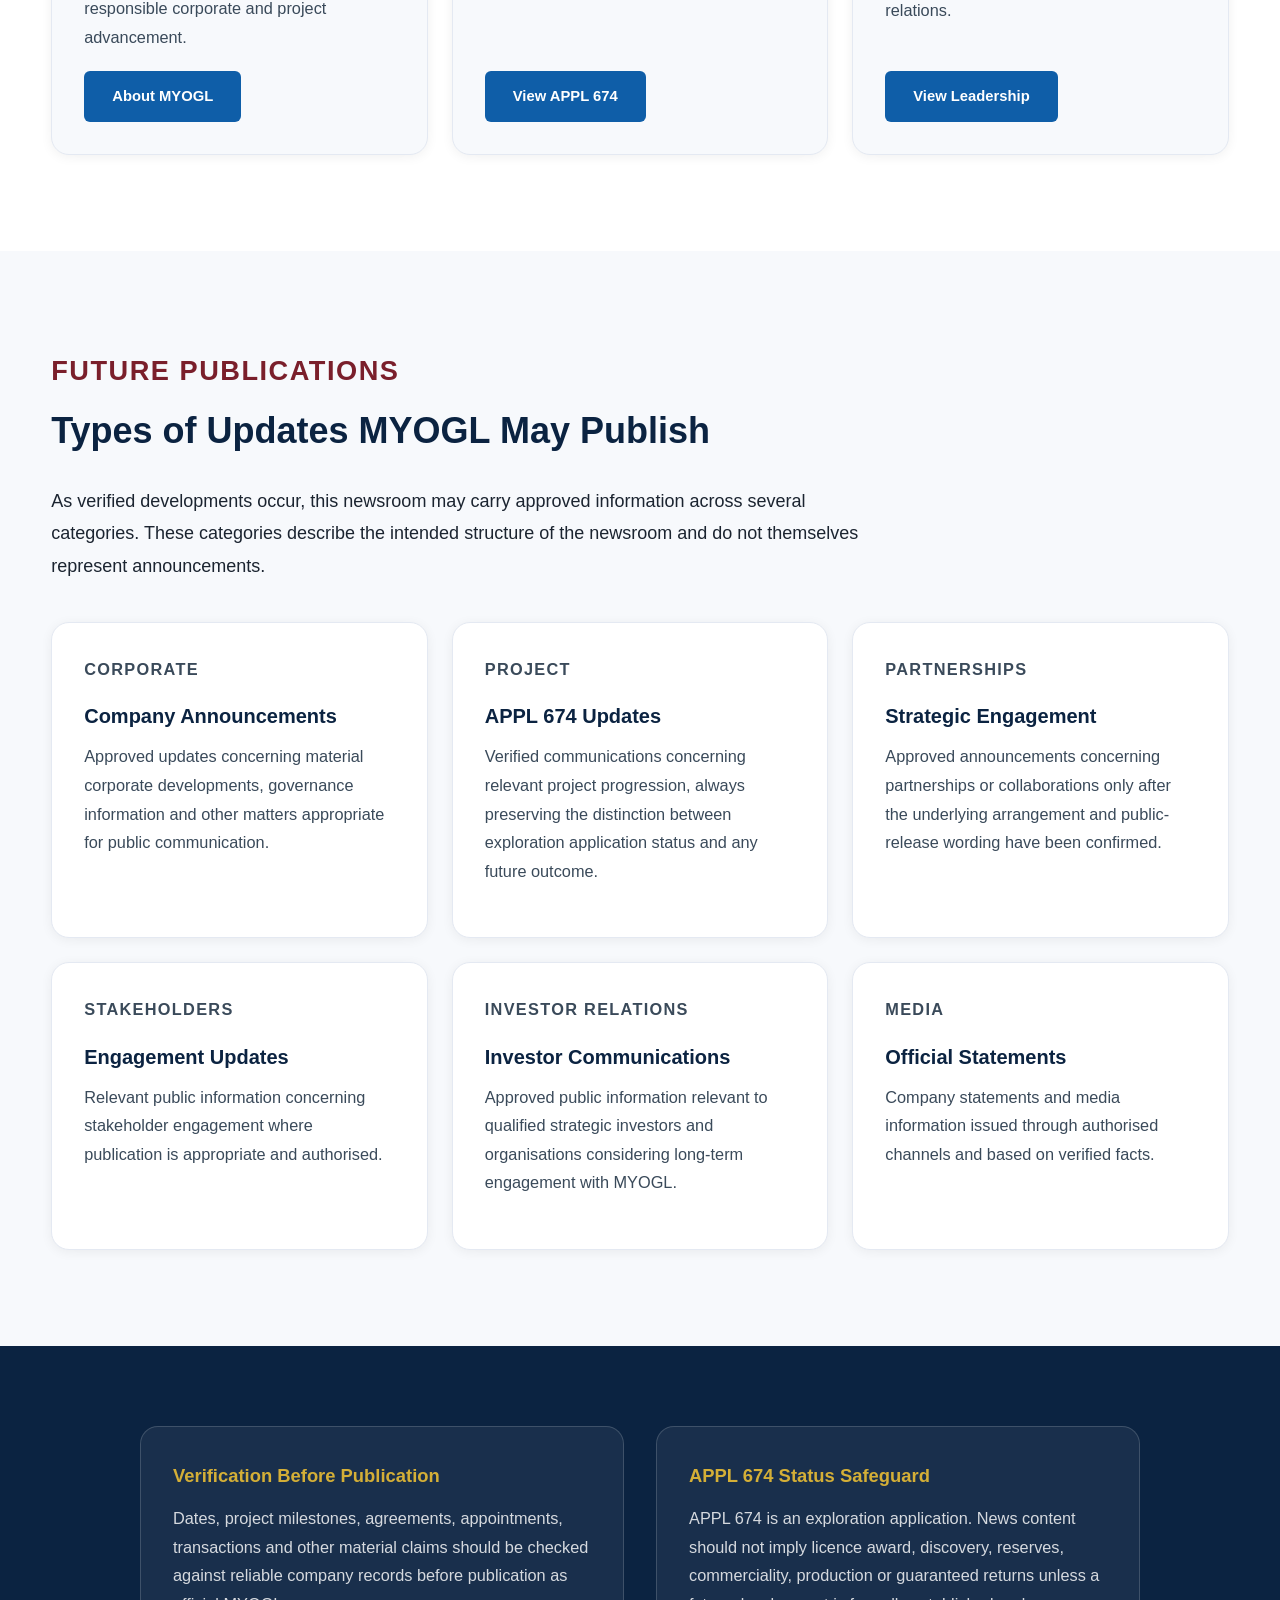
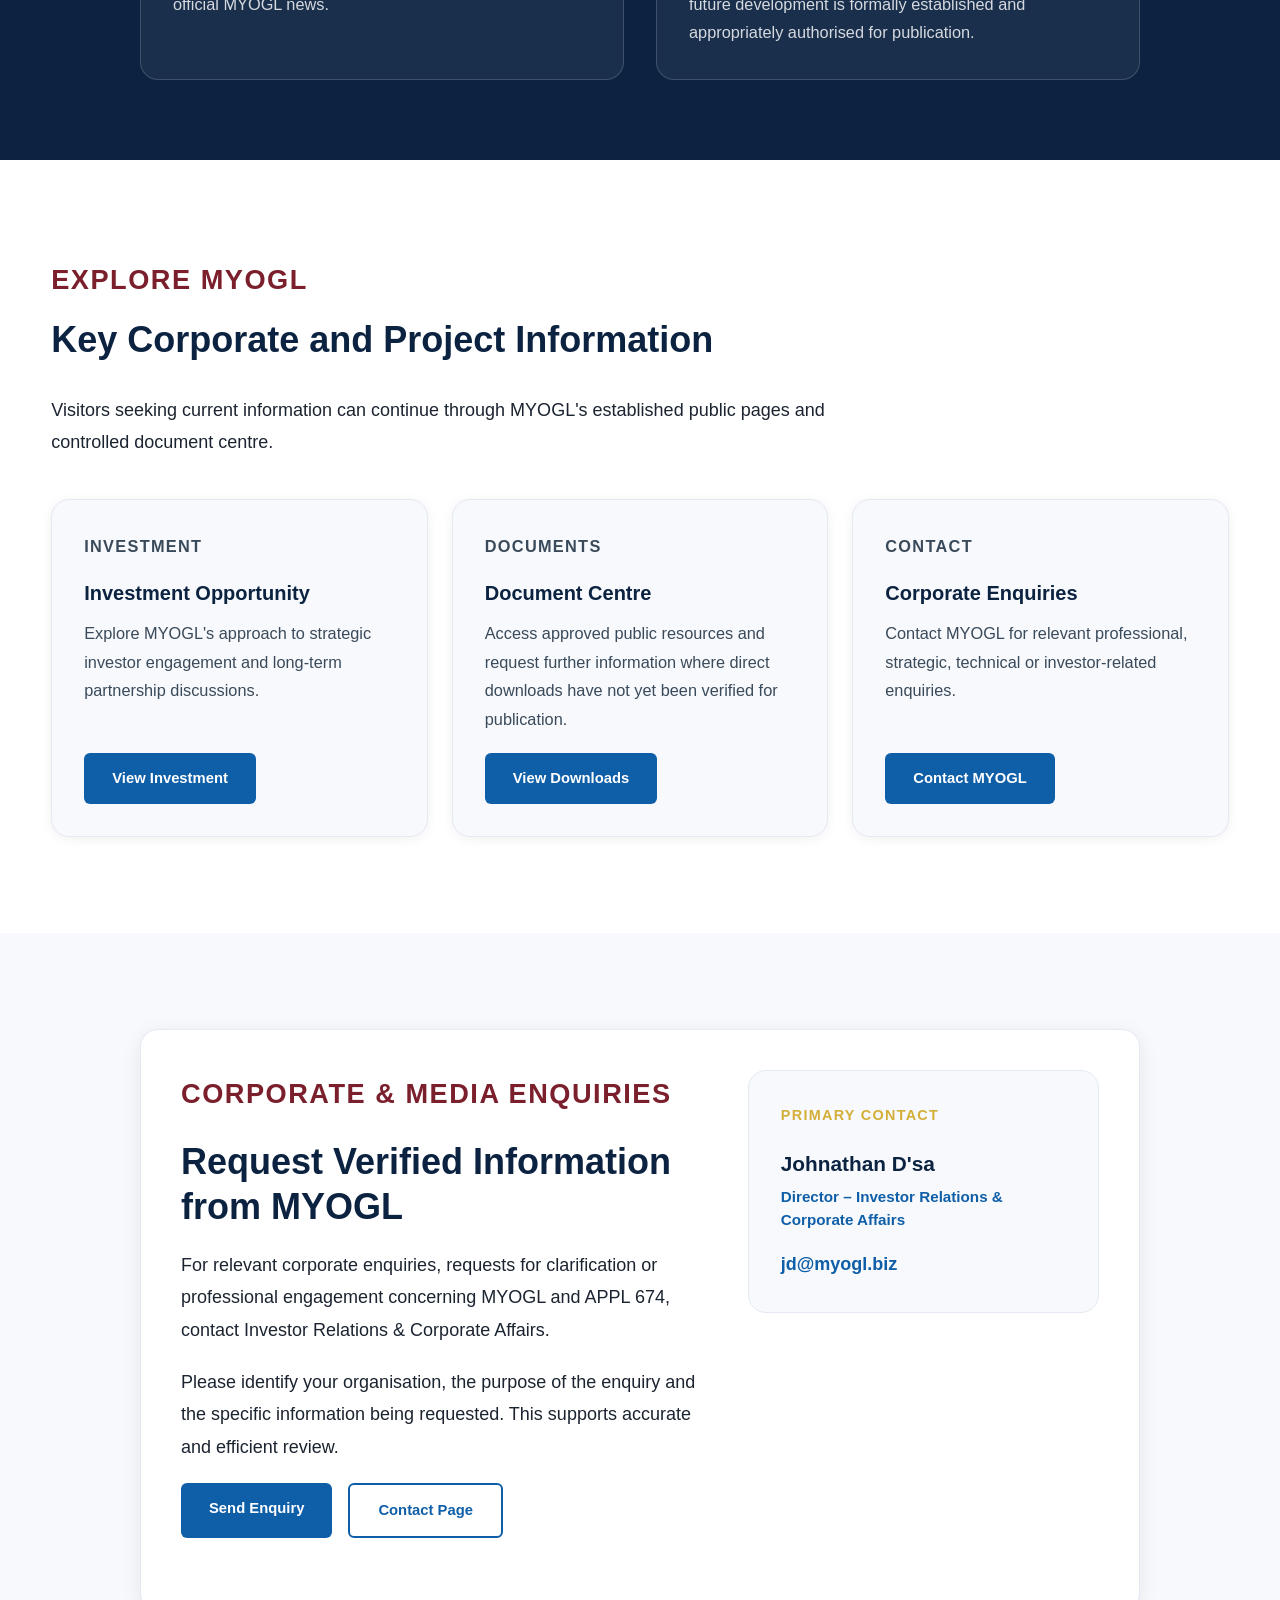
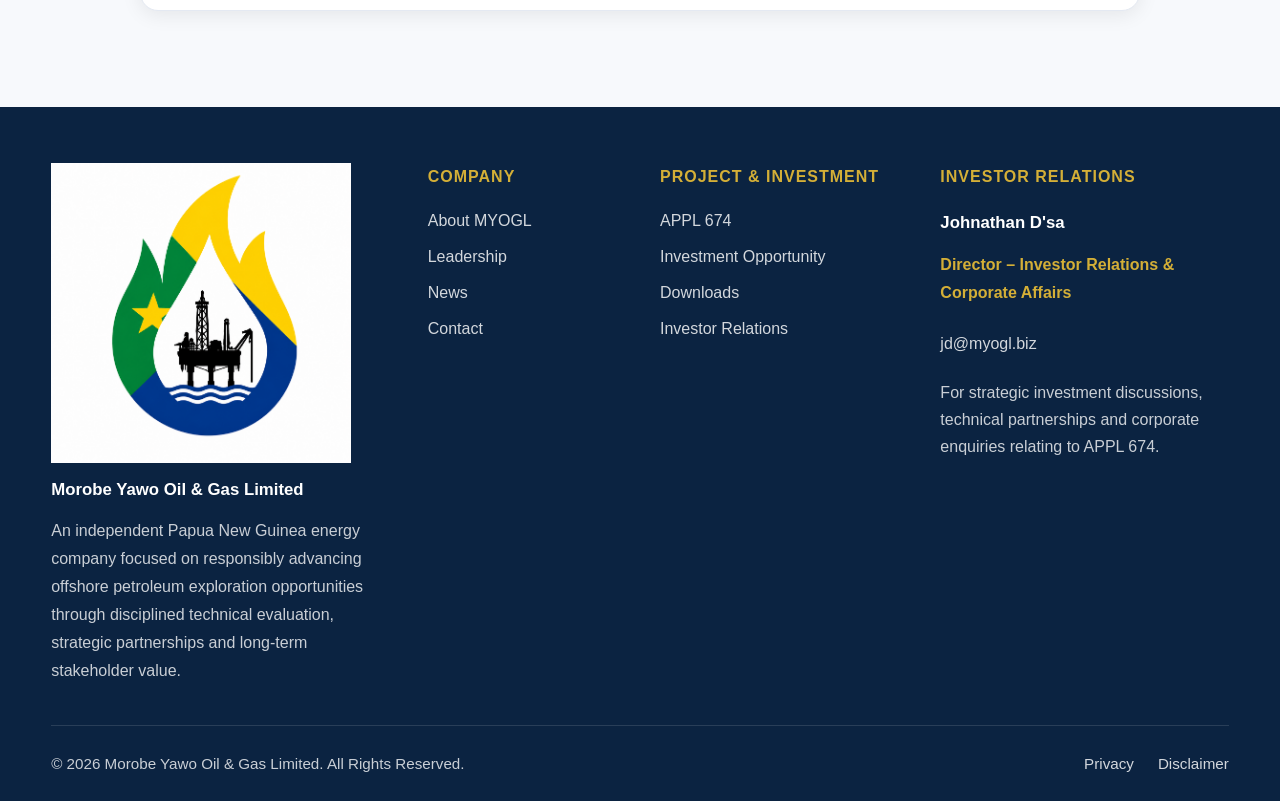
<file: news.html>
<!DOCTYPE html>
<html lang="en">
<head>
<meta charset="UTF-8">
<meta name="viewport" content="width=device-width,initial-scale=1.0">
<title>News & Updates | Morobe Yawo Oil & Gas Limited</title>
<meta name="description" content="Official news, corporate updates and project communications from Morobe Yawo Oil & Gas Limited.">
<link rel="icon" type="image/png" href="images/logos/icon.png">
<link rel="stylesheet" href="assets/css/style.css">
<style>
/* News page only — scoped production layout */
.news-page .news-notice{
  margin-top:1.25rem;
  padding:1rem 1.1rem;
  border-left:3px solid var(--accent);
  background:rgba(255,255,255,.08);
  color:rgba(255,255,255,.86);
  font-size:.95rem;
  line-height:1.65;
}
.news-page .news-section{
  padding:6rem 0;
  background:var(--white);
}
.news-page .news-section.alt{background:var(--bg)}
.news-page .news-intro{
  max-width:820px;
  margin-bottom:2.5rem;
}
.news-page .news-intro p:not(.section-label){
  font-size:1.125rem;
  line-height:1.8;
  color:var(--text);
}
.news-page .news-grid{
  display:grid;
  grid-template-columns:repeat(3,minmax(0,1fr));
  gap:1.5rem;
}
.news-page .news-card{
  display:flex;
  flex-direction:column;
  min-height:100%;
  padding:2rem;
  background:var(--white);
  border:1px solid var(--border);
  border-radius:1.125rem;
  box-shadow:0 2px 12px rgba(0,0,0,.06);
}
.news-page .news-section:not(.alt) .news-card{background:var(--bg)}
.news-page .news-category{
  color:var(--accent);
  text-transform:uppercase;
  font-size:.78rem;
  letter-spacing:1.3px;
  font-weight:700;
  margin-bottom:.75rem;
}
.news-page .news-card h3{
  font-size:1.25rem;
  line-height:1.35;
  color:var(--primary);
  margin-bottom:.75rem;
}
.news-page .news-card p{
  font-size:1.02rem;
  line-height:1.75;
  color:var(--muted);
  margin-bottom:1.25rem;
}
.news-page .news-card .button{
  align-self:flex-start;
  margin-top:auto;
}
.news-page .update-panel{
  max-width:1000px;
  margin:0 auto;
  display:grid;
  grid-template-columns:1.2fr .8fr;
  gap:2.5rem;
  align-items:start;
  padding:2.5rem;
  background:var(--white);
  border:1px solid var(--border);
  border-radius:1.125rem;
  box-shadow:0 4px 20px rgba(0,0,0,.08);
}
.news-page .update-copy h2{margin-bottom:1.25rem}
.news-page .update-copy p{
  font-size:1.125rem;
  line-height:1.8;
  color:var(--text);
  margin-bottom:1.25rem;
}
.news-page .update-contact{
  padding:2rem;
  background:var(--bg);
  border:1px solid var(--border);
  border-radius:1.125rem;
}
.news-page .update-contact h3{
  color:var(--accent);
  text-transform:uppercase;
  letter-spacing:1.3px;
  font-size:.9rem;
  margin-bottom:1rem;
}
.news-page .update-contact-name{
  color:var(--primary);
  font-size:1.3rem;
  font-weight:700;
  margin-bottom:.25rem;
}
.news-page .update-contact-role{
  color:var(--hero-blue);
  font-size:.95rem;
  font-weight:600;
  line-height:1.5;
  margin-bottom:1rem;
}
.news-page .update-contact a{
  color:var(--hero-blue);
  font-weight:700;
  text-decoration:none;
}
.news-page .update-contact a:hover,
.news-page .update-contact a:focus{
  color:var(--primary);
  text-decoration:underline;
}
.news-page .editorial-section{
  padding:5rem 0;
  background:var(--primary);
  color:#fff;
}
.news-page .editorial-grid{
  max-width:1000px;
  margin:0 auto;
  display:grid;
  grid-template-columns:1fr 1fr;
  gap:2rem;
}
.news-page .editorial-card{
  padding:2rem;
  border:1px solid rgba(255,255,255,.16);
  border-radius:1.125rem;
  background:rgba(255,255,255,.06);
}
.news-page .editorial-card h3{
  color:var(--accent);
  font-size:1.15rem;
  margin-bottom:.75rem;
}
.news-page .editorial-card p{
  color:rgba(255,255,255,.82);
  font-size:1.02rem;
  line-height:1.75;
}
.news-page .snapshot-row{
  display:grid;
  grid-template-columns:90px minmax(0,1fr);
  gap:1rem;
  align-items:start;
}
.news-page .snapshot-value{
  text-align:left;
  line-height:1.45;
  overflow-wrap:anywhere;
}
.news-page .footer-logo{max-width:300px}

@media(max-width:960px){
  .news-page .news-grid{grid-template-columns:1fr 1fr}
  .news-page .update-panel{grid-template-columns:1fr}
}
@media(max-width:640px){
  .news-page .news-grid{grid-template-columns:1fr}
  .news-page .editorial-grid{grid-template-columns:1fr}
  .news-page .snapshot-row{grid-template-columns:1fr;gap:.25rem}
  .news-page .footer-logo{max-width:260px}
}
@media print{
  .news-page .news-grid{
    display:grid !important;
    grid-template-columns:repeat(2,minmax(0,1fr)) !important;
    gap:5mm !important;
  }
  .news-page .news-card,
  .news-page .update-panel,
  .news-page .editorial-card{
    break-inside:avoid !important;
    page-break-inside:avoid !important;
  }
  .news-page .update-panel{
    display:grid !important;
    grid-template-columns:1.2fr .8fr !important;
    gap:6mm !important;
  }
  .news-page .editorial-grid{
    display:grid !important;
    grid-template-columns:1fr 1fr !important;
    gap:5mm !important;
  }
  .news-page .footer-logo{max-width:65mm !important}
}
</style>
</head>
<body class="news-page">
<a class="skip-link" href="#main-content">Skip to main content</a>

<!-- Sticky Navigation -->
<div class="site-header">
<div class="container">
<div class="navbar">
<a class="brand" href="index.html" aria-label="MYOGL home"><img src="images/logos/header-logo.png" alt="MYOGL" class="brand-logo"></a>
</div>
</div>
</div>

<main id="main-content">

<!-- Hero -->
<header class="hero">
<div class="container">
<div class="hero-layout">
<div class="hero-content">
<p class="section-label">NEWS &amp; UPDATES</p>
<h1>Official Corporate and Project Communications</h1>
<p class="lead">The MYOGL News &amp; Updates centre is the Company's public channel for approved corporate announcements, project communications and relevant stakeholder information.</p>
<p>Only verified and authorised updates should be presented as official MYOGL news. The Company does not use this page to imply regulatory outcomes, discoveries, reserves, commerciality or transactions that have not been formally established.</p>
<div class="hero-actions">
<a class="button" href="#news-centre">Explore News Centre</a>
<a class="button-secondary" href="contact.html">Contact MYOGL</a>
</div>
<ul class="hero-tags">
<li>Corporate Updates</li>
<li>Project Communications</li>
<li>Stakeholder Information</li>
<li>Official Announcements</li>
</ul>
<div class="news-notice"><strong>Newsroom notice:</strong> No unverified historical announcements have been created for this page. Future news items should be published only after the underlying event, date, wording and release authority have been confirmed.</div>
</div>
<aside class="hero-panel">
<div class="snapshot-card">
<h3 class="snapshot-heading">NEWSROOM FOCUS</h3>
<div class="snapshot-row">
<span class="snapshot-key">Company</span>
<span class="snapshot-value">MYOGL</span>
</div>
<div class="snapshot-row">
<span class="snapshot-key">Project</span>
<span class="snapshot-value">APPL 674</span>
</div>
<div class="snapshot-row">
<span class="snapshot-key">Region</span>
<span class="snapshot-value">Papua New Guinea</span>
</div>
<div class="snapshot-row">
<span class="snapshot-key">Standard</span>
<span class="snapshot-value">Verified Corporate Communication</span>
</div>
</div>
</aside>
</div>
</div>
</header>

<!-- News Centre -->
<section class="news-section" id="news-centre">
<div class="container">
<div class="news-intro">
<p class="section-label">NEWS CENTRE</p>
<h2>Current Public Information</h2>
<p>Until specific dated announcements are verified and approved for publication, MYOGL's public website provides access to current corporate, project and strategic engagement information through the following established pages.</p>
</div>
<div class="news-grid">
<article class="news-card">
<p class="news-category">Company</p>
<h3>About Morobe Yawo Oil &amp; Gas Limited</h3>
<p>Read the Company's public overview, long-term direction and approach to responsible corporate and project advancement.</p>
<a class="button" href="about.html">About MYOGL</a>
</article>
<article class="news-card">
<p class="news-category">Project</p>
<h3>APPL 674 Public Overview</h3>
<p>Review the current public presentation of MYOGL's flagship exploration application in the Huon Basin, Papua New Guinea.</p>
<a class="button" href="appl674.html">View APPL 674</a>
</article>
<article class="news-card">
<p class="news-category">Leadership</p>
<h3>Meet the Leadership Team</h3>
<p>View public information on the people guiding MYOGL's corporate direction, stakeholder engagement and investor relations.</p>
<a class="button" href="leadership.html">View Leadership</a>
</article>
</div>
</div>
</section>

<!-- Future Update Categories -->
<section class="news-section alt">
<div class="container">
<div class="news-intro">
<p class="section-label">FUTURE PUBLICATIONS</p>
<h2>Types of Updates MYOGL May Publish</h2>
<p>As verified developments occur, this newsroom may carry approved information across several categories. These categories describe the intended structure of the newsroom and do not themselves represent announcements.</p>
</div>
<div class="news-grid">
<article class="news-card">
<p class="news-category">Corporate</p>
<h3>Company Announcements</h3>
<p>Approved updates concerning material corporate developments, governance information and other matters appropriate for public communication.</p>
</article>
<article class="news-card">
<p class="news-category">Project</p>
<h3>APPL 674 Updates</h3>
<p>Verified communications concerning relevant project progression, always preserving the distinction between exploration application status and any future outcome.</p>
</article>
<article class="news-card">
<p class="news-category">Partnerships</p>
<h3>Strategic Engagement</h3>
<p>Approved announcements concerning partnerships or collaborations only after the underlying arrangement and public-release wording have been confirmed.</p>
</article>
<article class="news-card">
<p class="news-category">Stakeholders</p>
<h3>Engagement Updates</h3>
<p>Relevant public information concerning stakeholder engagement where publication is appropriate and authorised.</p>
</article>
<article class="news-card">
<p class="news-category">Investor Relations</p>
<h3>Investor Communications</h3>
<p>Approved public information relevant to qualified strategic investors and organisations considering long-term engagement with MYOGL.</p>
</article>
<article class="news-card">
<p class="news-category">Media</p>
<h3>Official Statements</h3>
<p>Company statements and media information issued through authorised channels and based on verified facts.</p>
</article>
</div>
</div>
</section>

<!-- Editorial Safeguards -->
<section class="editorial-section">
<div class="container">
<div class="editorial-grid">
<article class="editorial-card">
<h3>Verification Before Publication</h3>
<p>Dates, project milestones, agreements, appointments, transactions and other material claims should be checked against reliable company records before publication as official MYOGL news.</p>
</article>
<article class="editorial-card">
<h3>APPL 674 Status Safeguard</h3>
<p>APPL 674 is an exploration application. News content should not imply licence award, discovery, reserves, commerciality, production or guaranteed returns unless a future development is formally established and appropriately authorised for publication.</p>
</article>
</div>
</div>
</section>

<!-- Key Information Routes -->
<section class="news-section">
<div class="container">
<div class="news-intro">
<p class="section-label">EXPLORE MYOGL</p>
<h2>Key Corporate and Project Information</h2>
<p>Visitors seeking current information can continue through MYOGL's established public pages and controlled document centre.</p>
</div>
<div class="news-grid">
<article class="news-card">
<p class="news-category">Investment</p>
<h3>Investment Opportunity</h3>
<p>Explore MYOGL's approach to strategic investor engagement and long-term partnership discussions.</p>
<a class="button" href="investment.html">View Investment</a>
</article>
<article class="news-card">
<p class="news-category">Documents</p>
<h3>Document Centre</h3>
<p>Access approved public resources and request further information where direct downloads have not yet been verified for publication.</p>
<a class="button" href="downloads.html">View Downloads</a>
</article>
<article class="news-card">
<p class="news-category">Contact</p>
<h3>Corporate Enquiries</h3>
<p>Contact MYOGL for relevant professional, strategic, technical or investor-related enquiries.</p>
<a class="button" href="contact.html">Contact MYOGL</a>
</article>
</div>
</div>
</section>

<!-- Media & Corporate Enquiries -->
<section class="news-section alt">
<div class="container">
<div class="update-panel">
<div class="update-copy">
<p class="section-label">CORPORATE &amp; MEDIA ENQUIRIES</p>
<h2>Request Verified Information from MYOGL</h2>
<p>For relevant corporate enquiries, requests for clarification or professional engagement concerning MYOGL and APPL 674, contact Investor Relations &amp; Corporate Affairs.</p>
<p>Please identify your organisation, the purpose of the enquiry and the specific information being requested. This supports accurate and efficient review.</p>
<div class="hero-actions">
<a class="button" href="mailto:jd@myogl.biz?subject=MYOGL%20Corporate%20or%20Media%20Enquiry">Send Enquiry</a>
<a class="button-secondary" href="contact.html">Contact Page</a>
</div>
</div>
<aside class="update-contact">
<h3>Primary Contact</h3>
<p class="update-contact-name">Johnathan D'sa</p>
<p class="update-contact-role">Director – Investor Relations &amp; Corporate Affairs</p>
<a href="mailto:jd@myogl.biz">jd@myogl.biz</a>
</aside>
</div>
</div>
</section>

</main>

<!-- Footer -->
<footer class="site-footer">
<div class="container footer-grid">
<div>
<img src="images/logos/corporate-logo.png" alt="Morobe Yawo Oil &amp; Gas Limited" class="footer-logo">
<p class="footer-company-name">Morobe Yawo Oil &amp; Gas Limited</p>
<p class="footer-summary">An independent Papua New Guinea energy company focused on responsibly advancing offshore petroleum exploration opportunities through disciplined technical evaluation, strategic partnerships and long-term stakeholder value.</p>
</div>
<div>
<h3>Company</h3>
<div class="footer-nav">
<a href="about.html">About MYOGL</a>
<a href="leadership.html">Leadership</a>
<a href="news.html">News</a>
<a href="contact.html">Contact</a>
</div>
</div>
<div>
<h3>Project &amp; Investment</h3>
<div class="footer-nav">
<a href="appl674.html">APPL 674</a>
<a href="investment.html">Investment Opportunity</a>
<a href="downloads.html">Downloads</a>
<a href="contact.html">Investor Relations</a>
</div>
</div>
<div>
<h3>Investor Relations</h3>
<div class="footer-nav">
<p class="footer-ir-name">Johnathan D'sa</p>
<p class="footer-ir-position">Director – Investor Relations &amp; Corporate Affairs</p>
<a class="footer-ir-email" href="mailto:jd@myogl.biz">jd@myogl.biz</a>
<p class="footer-ir-note">For strategic investment discussions, technical partnerships and corporate enquiries relating to APPL 674.</p>
</div>
</div>
</div>
<div class="container footer-bottom">
<p>&copy; 2026 Morobe Yawo Oil &amp; Gas Limited. All Rights Reserved.</p>
<div class="footer-bottom-links">
<a href="privacy.html">Privacy</a>
<a href="disclaimer.html">Disclaimer</a>
</div>
</div>
</footer>

<script src="assets/js/script.js"></script>
</body>
</html>
</file>
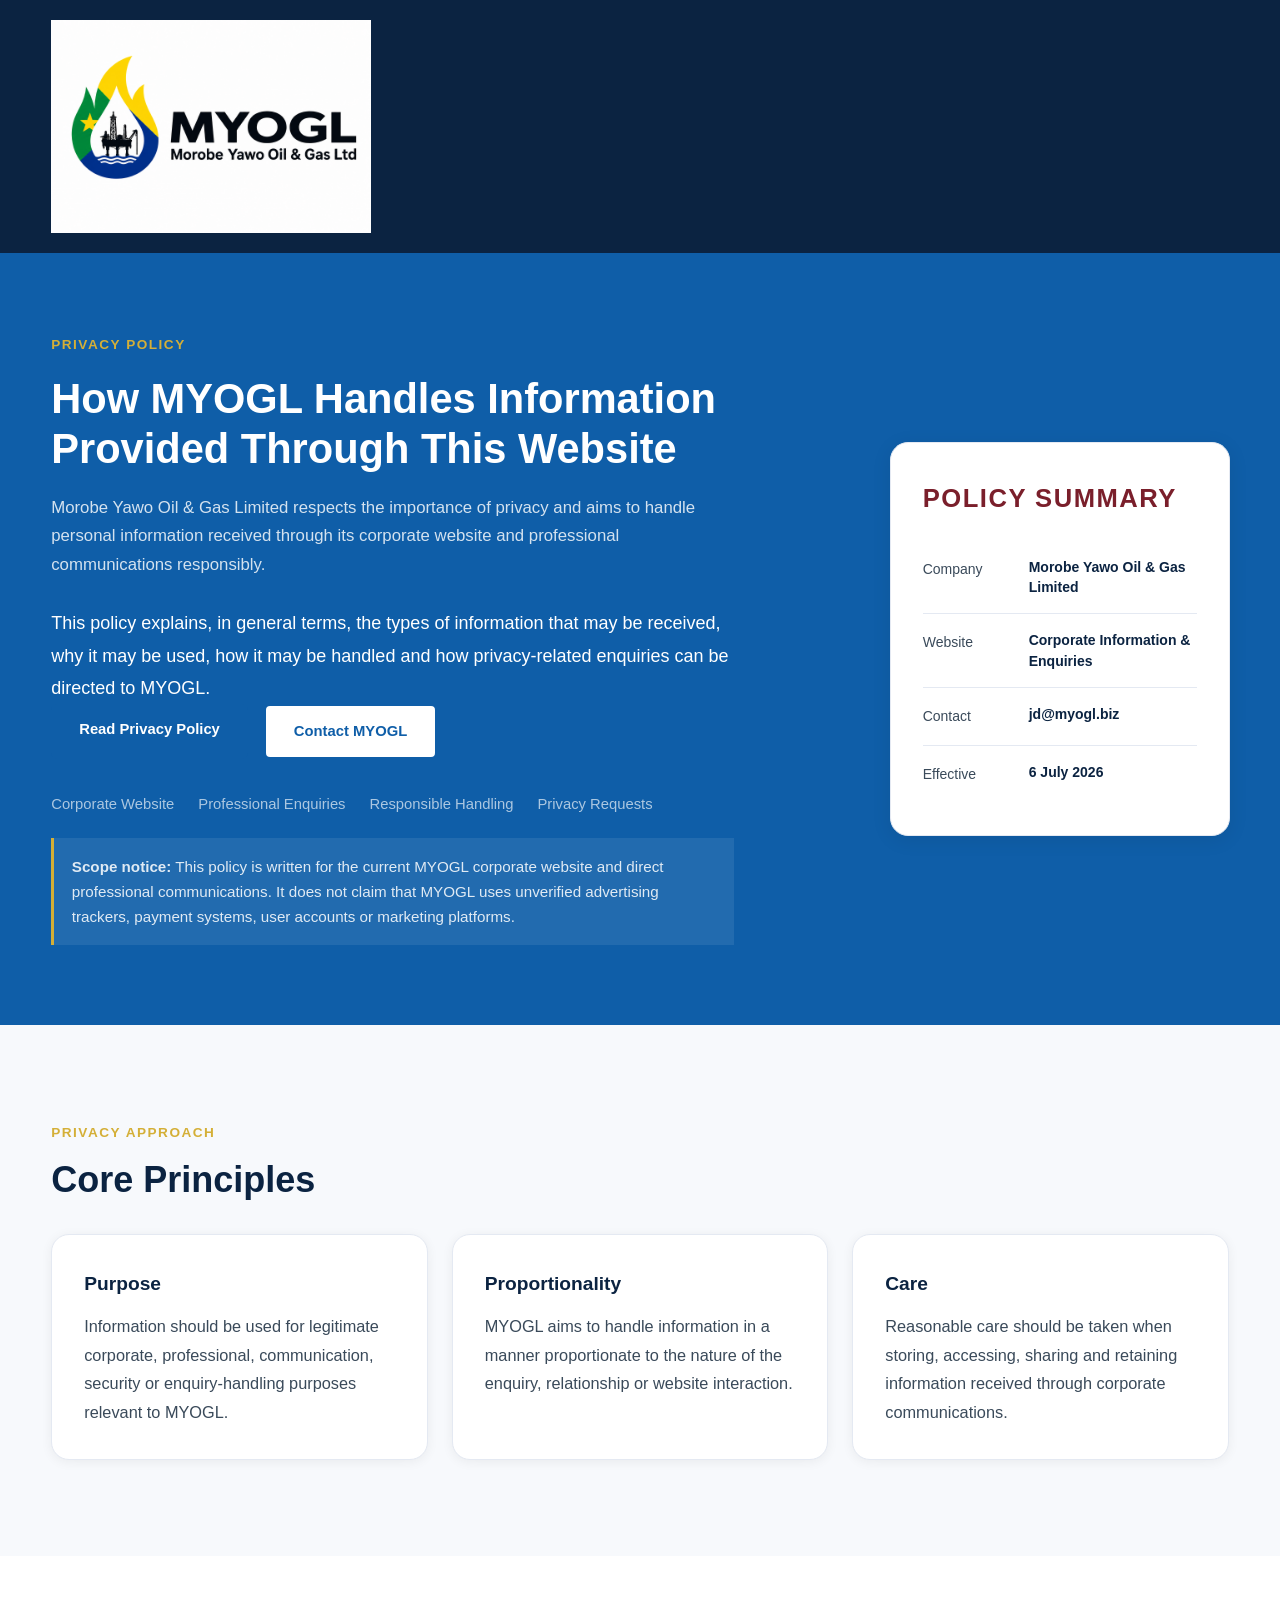
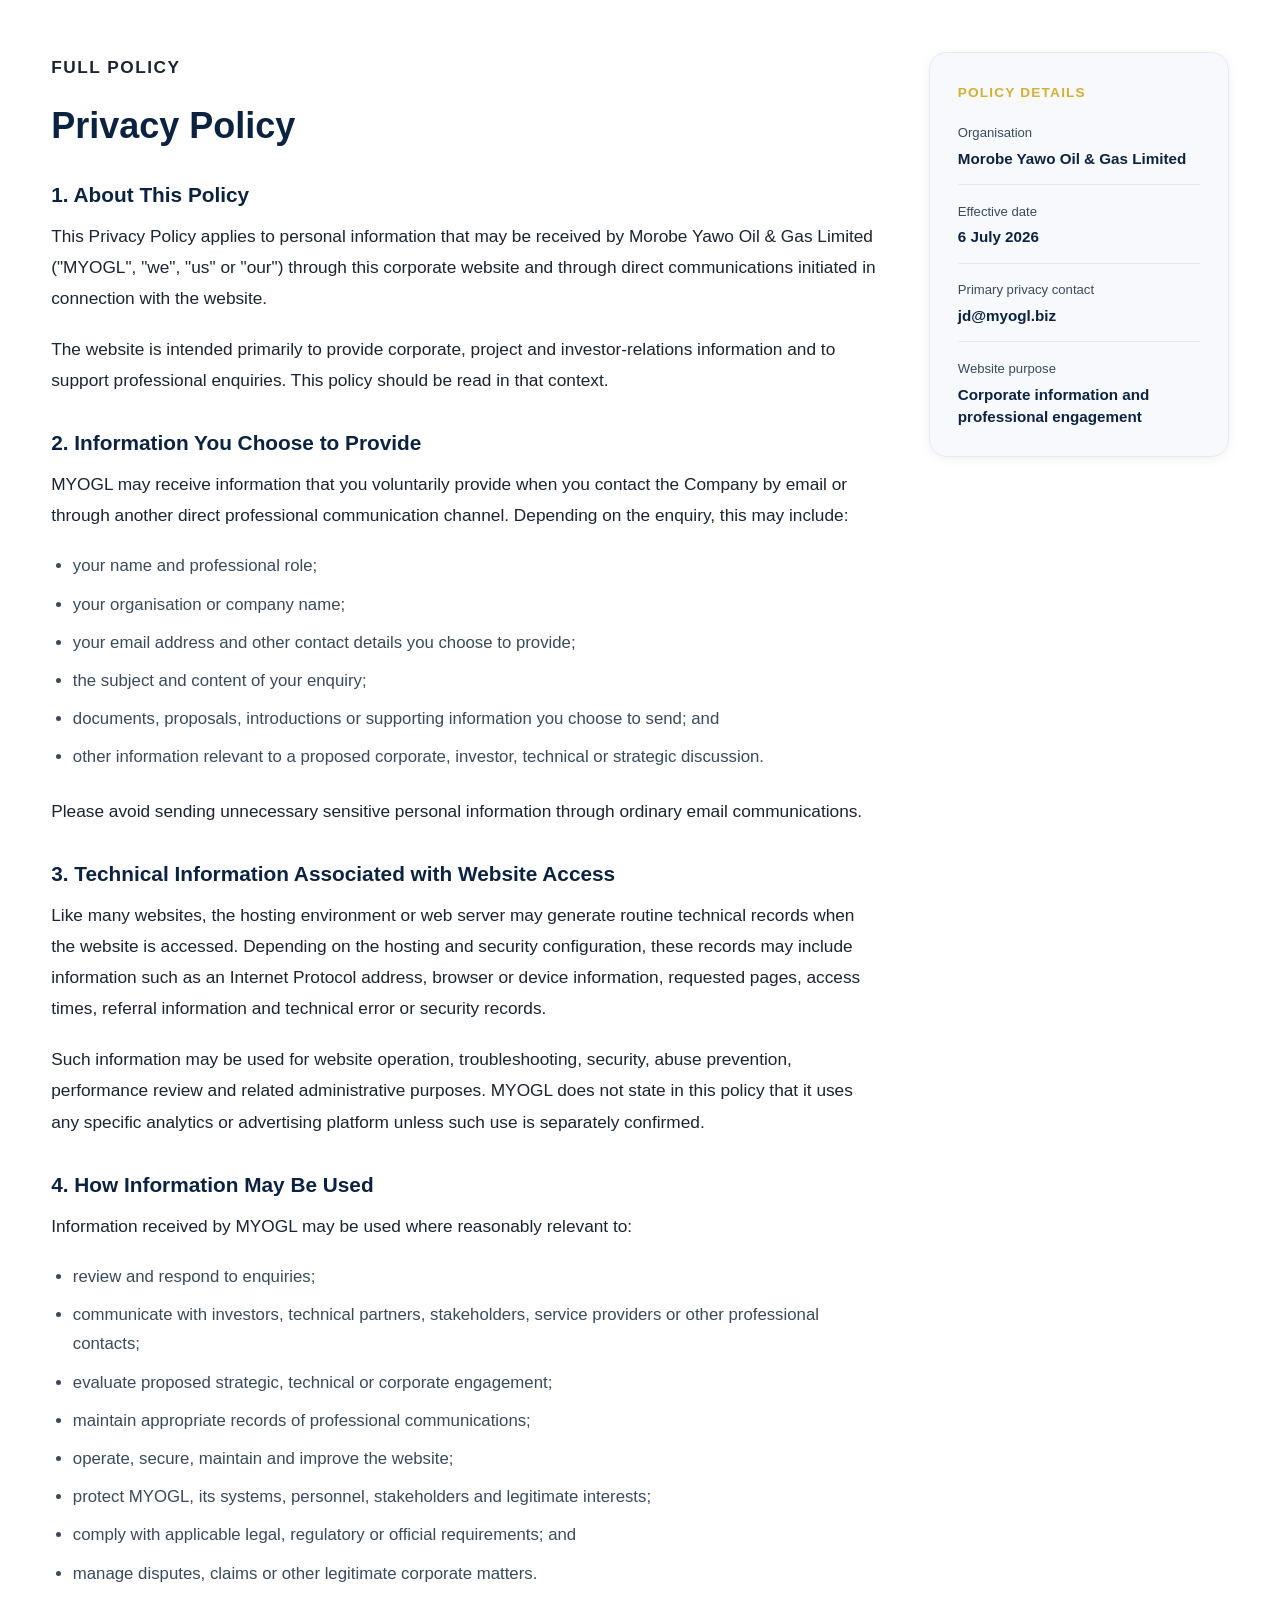
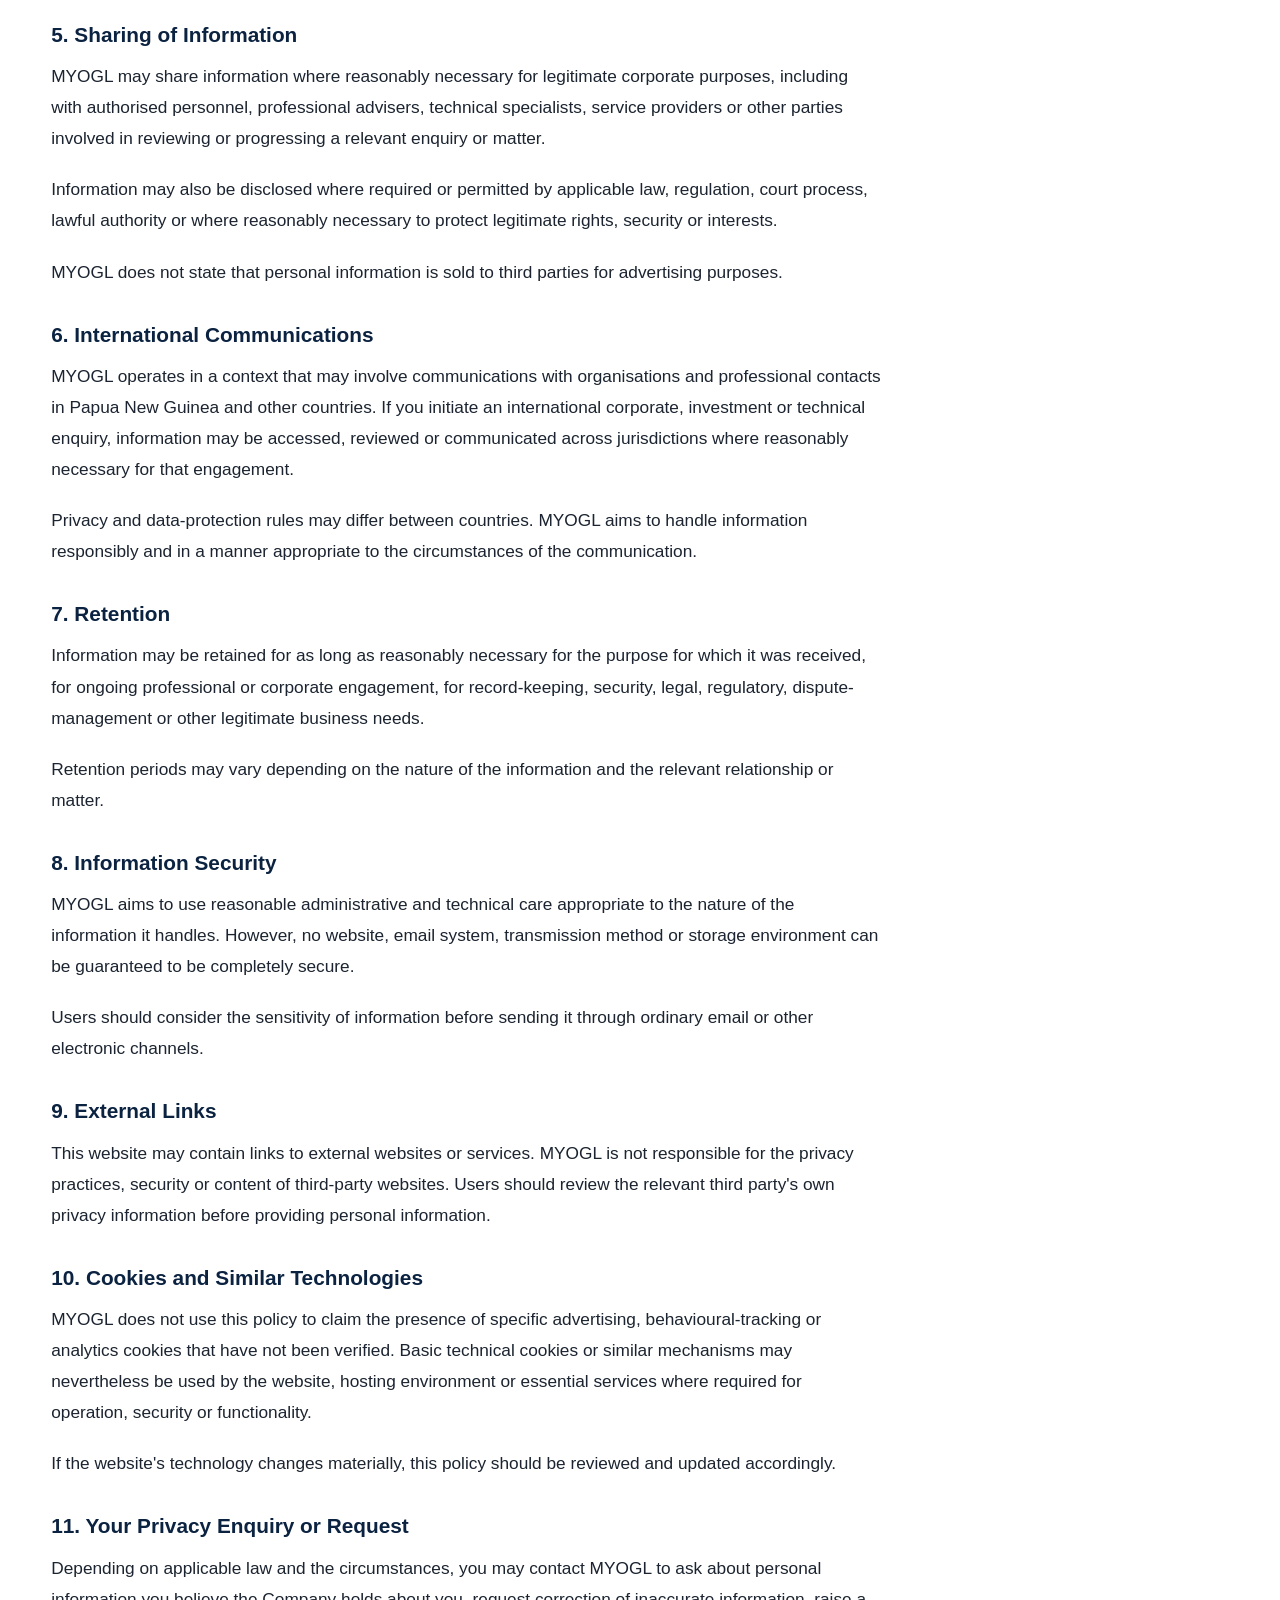
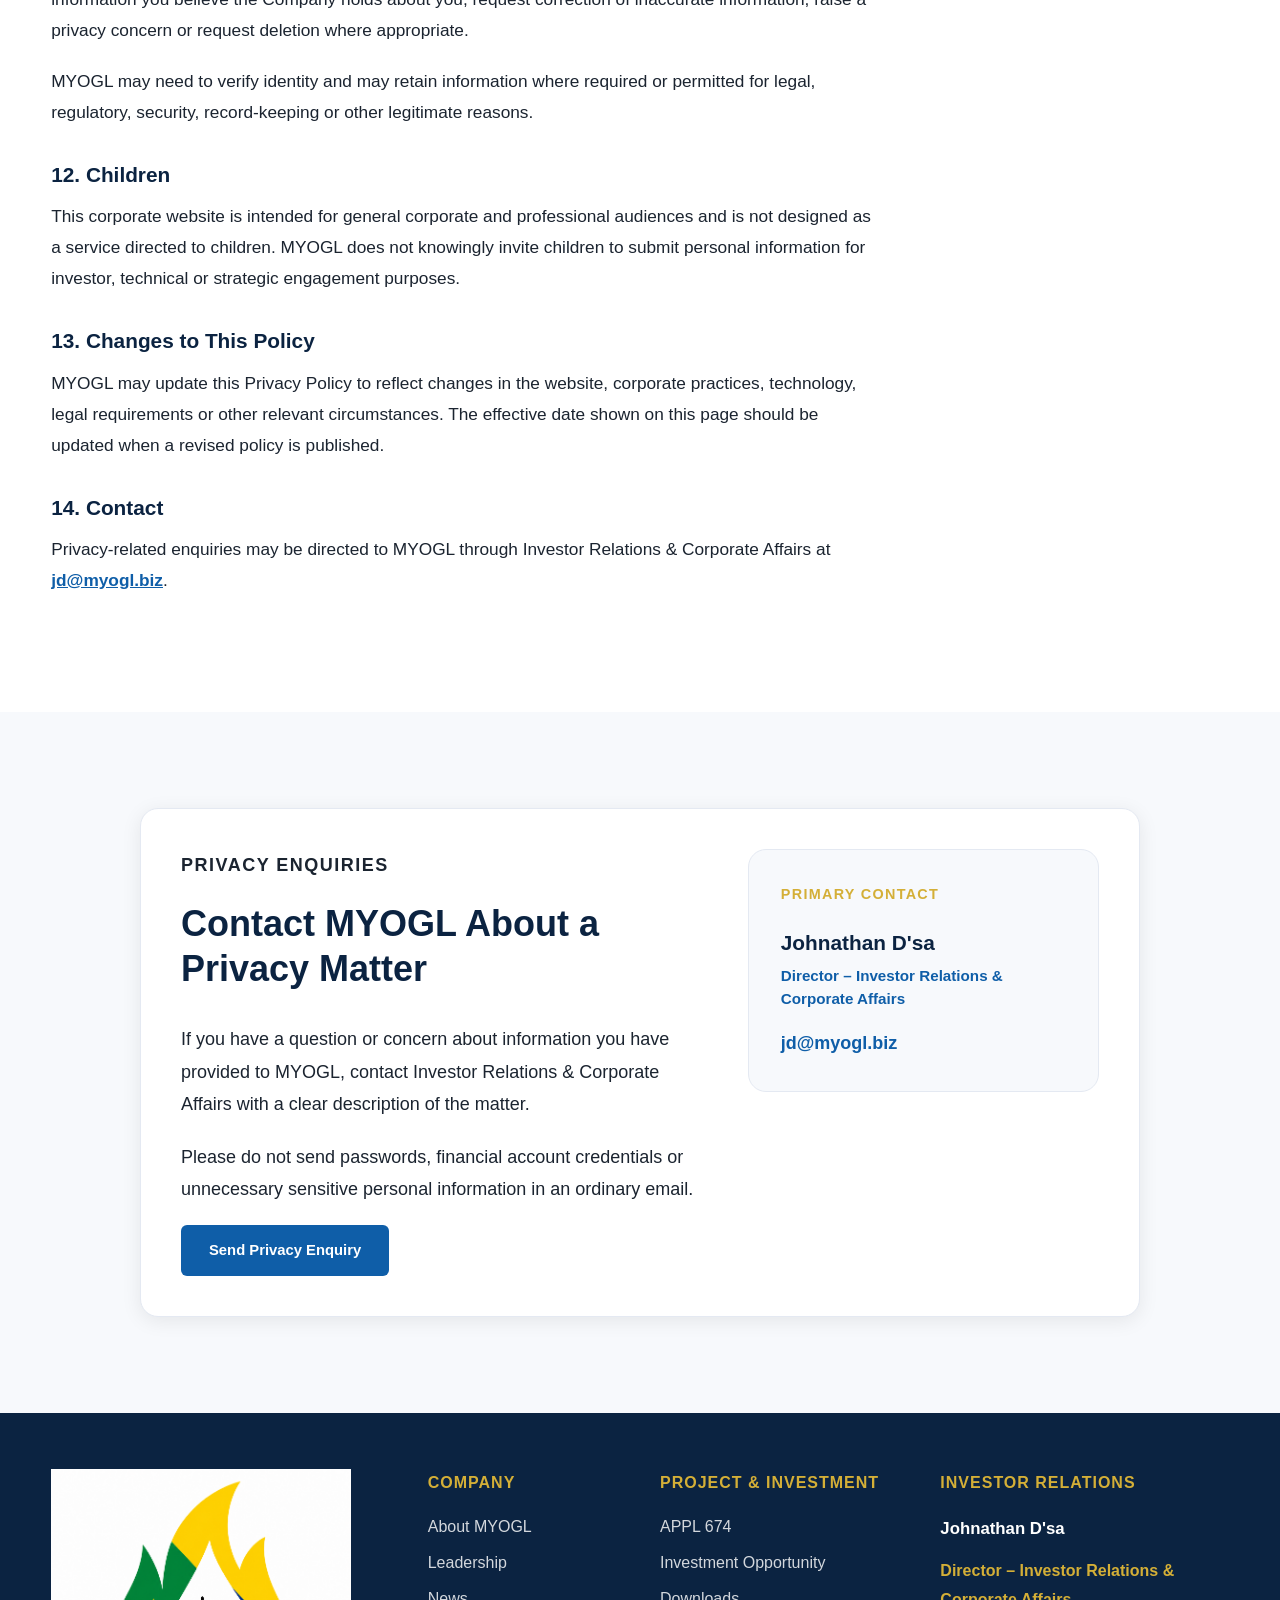
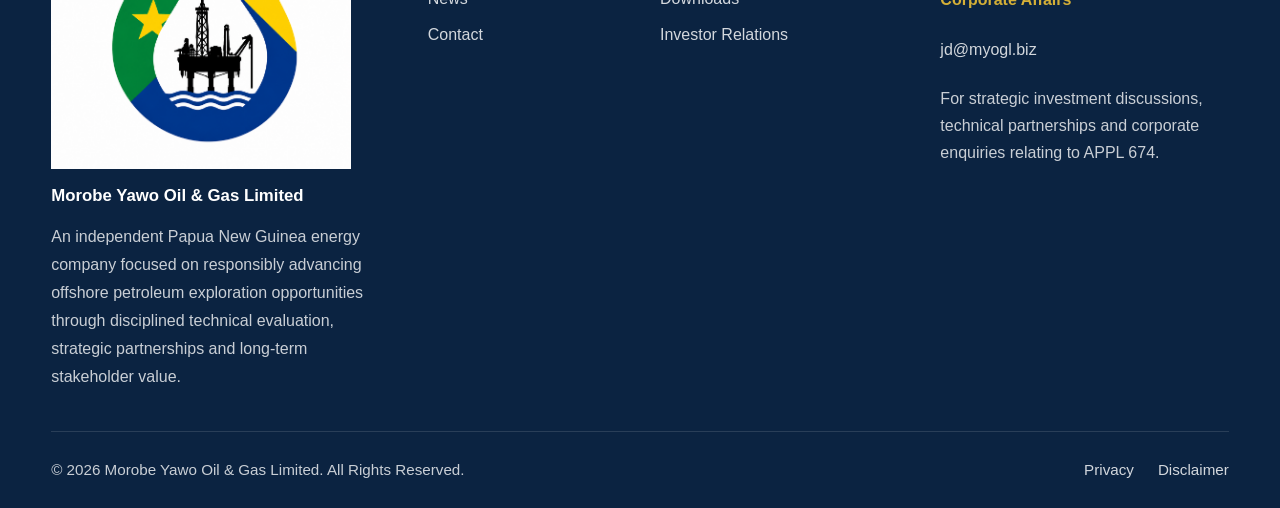
<file: privacy.html>
<!DOCTYPE html>
<html lang="en">
<head>
<meta charset="UTF-8">
<meta name="viewport" content="width=device-width,initial-scale=1.0">
<title>Privacy Policy | Morobe Yawo Oil & Gas Limited</title>
<meta name="description" content="Privacy Policy for the Morobe Yawo Oil & Gas Limited corporate website.">
<link rel="icon" type="image/png" href="images/logos/icon.png">
<link rel="stylesheet" href="assets/css/style.css">
<style>
/* Privacy page only — scoped production layout */
.privacy-page .policy-hero-note{
  margin-top:1.25rem;
  padding:1rem 1.1rem;
  border-left:3px solid var(--accent);
  background:rgba(255,255,255,.08);
  color:rgba(255,255,255,.86);
  font-size:.95rem;
  line-height:1.65;
}
.privacy-page .policy-section{
  padding:6rem 0;
  background:var(--white);
}
.privacy-page .policy-section.alt{background:var(--bg)}
.privacy-page .policy-layout{
  display:grid;
  grid-template-columns:minmax(0,1fr) 300px;
  gap:3rem;
  align-items:start;
}
.privacy-page .policy-content{
  min-width:0;
}
.privacy-page .policy-content h2{
  margin-bottom:1.25rem;
}
.privacy-page .policy-content h3{
  color:var(--primary);
  font-size:1.3rem;
  line-height:1.4;
  margin:2rem 0 .75rem;
}
.privacy-page .policy-content p{
  font-size:1.08rem;
  line-height:1.8;
  color:var(--text);
  margin-bottom:1.25rem;
}
.privacy-page .policy-content ul{
  margin:0 0 1.5rem 1.35rem;
}
.privacy-page .policy-content li{
  font-size:1.05rem;
  line-height:1.75;
  color:var(--muted);
  margin-bottom:.55rem;
}
.privacy-page .policy-content a{
  color:var(--hero-blue);
  font-weight:600;
}
.privacy-page .policy-aside{
  position:sticky;
  top:120px;
}
.privacy-page .policy-card{
  padding:1.75rem;
  background:var(--bg);
  border:1px solid var(--border);
  border-radius:1.125rem;
  box-shadow:0 2px 12px rgba(0,0,0,.06);
}
.privacy-page .policy-card h3{
  color:var(--accent);
  text-transform:uppercase;
  letter-spacing:1.2px;
  font-size:.85rem;
  margin-bottom:1rem;
}
.privacy-page .policy-meta{
  display:grid;
  gap:.9rem;
}
.privacy-page .policy-meta-row{
  padding-bottom:.9rem;
  border-bottom:1px solid var(--border);
}
.privacy-page .policy-meta-row:last-child{
  padding-bottom:0;
  border-bottom:0;
}
.privacy-page .policy-meta-label{
  display:block;
  color:var(--muted);
  font-size:.82rem;
  margin-bottom:.2rem;
}
.privacy-page .policy-meta-value{
  display:block;
  color:var(--primary);
  font-size:.95rem;
  font-weight:700;
  line-height:1.45;
  overflow-wrap:anywhere;
}
.privacy-page .principles-grid{
  display:grid;
  grid-template-columns:repeat(3,minmax(0,1fr));
  gap:1.5rem;
}
.privacy-page .principle-card{
  padding:2rem;
  background:var(--white);
  border:1px solid var(--border);
  border-radius:1.125rem;
  box-shadow:0 2px 12px rgba(0,0,0,.06);
}
.privacy-page .principle-card h3{
  color:var(--primary);
  font-size:1.2rem;
  margin-bottom:.65rem;
}
.privacy-page .principle-card p{
  color:var(--muted);
  font-size:1.02rem;
  line-height:1.75;
}
.privacy-page .contact-panel{
  max-width:1000px;
  margin:0 auto;
  display:grid;
  grid-template-columns:1.2fr .8fr;
  gap:2.5rem;
  align-items:start;
  padding:2.5rem;
  background:var(--white);
  border:1px solid var(--border);
  border-radius:1.125rem;
  box-shadow:0 4px 20px rgba(0,0,0,.08);
}
.privacy-page .contact-copy p{
  font-size:1.125rem;
  line-height:1.8;
  color:var(--text);
  margin-bottom:1.25rem;
}
.privacy-page .privacy-contact{
  padding:2rem;
  background:var(--bg);
  border:1px solid var(--border);
  border-radius:1.125rem;
}
.privacy-page .privacy-contact h3{
  color:var(--accent);
  text-transform:uppercase;
  letter-spacing:1.3px;
  font-size:.9rem;
  margin-bottom:1rem;
}
.privacy-page .privacy-contact-name{
  color:var(--primary);
  font-size:1.3rem;
  font-weight:700;
  margin-bottom:.25rem;
}
.privacy-page .privacy-contact-role{
  color:var(--hero-blue);
  font-size:.95rem;
  font-weight:600;
  line-height:1.5;
  margin-bottom:1rem;
}
.privacy-page .privacy-contact a{
  color:var(--hero-blue);
  font-weight:700;
  text-decoration:none;
}
.privacy-page .privacy-contact a:hover,
.privacy-page .privacy-contact a:focus{
  color:var(--primary);
  text-decoration:underline;
}
.privacy-page .snapshot-row{
  display:grid;
  grid-template-columns:90px minmax(0,1fr);
  gap:1rem;
  align-items:start;
}
.privacy-page .snapshot-value{
  text-align:left;
  line-height:1.45;
  overflow-wrap:anywhere;
}
.privacy-page .footer-logo{max-width:300px}

@media(max-width:960px){
  .privacy-page .policy-layout{grid-template-columns:1fr}
  .privacy-page .policy-aside{position:static}
  .privacy-page .principles-grid{grid-template-columns:1fr 1fr}
  .privacy-page .contact-panel{grid-template-columns:1fr}
}
@media(max-width:640px){
  .privacy-page .principles-grid{grid-template-columns:1fr}
  .privacy-page .snapshot-row{grid-template-columns:1fr;gap:.25rem}
  .privacy-page .footer-logo{max-width:260px}
}
@media print{
  .privacy-page .policy-layout{
    display:grid !important;
    grid-template-columns:minmax(0,1fr) 55mm !important;
    gap:6mm !important;
  }
  .privacy-page .policy-aside{position:static !important}
  .privacy-page .principles-grid{
    display:grid !important;
    grid-template-columns:repeat(3,minmax(0,1fr)) !important;
    gap:5mm !important;
  }
  .privacy-page .contact-panel{
    display:grid !important;
    grid-template-columns:1.2fr .8fr !important;
    gap:6mm !important;
  }
  .privacy-page .policy-card,
  .privacy-page .principle-card,
  .privacy-page .contact-panel{
    break-inside:avoid !important;
    page-break-inside:avoid !important;
  }
  .privacy-page .footer-logo{max-width:65mm !important}
}
</style>
</head>
<body class="privacy-page">
<a class="skip-link" href="#main-content">Skip to main content</a>

<!-- Sticky Navigation -->
<div class="site-header">
<div class="container">
<div class="navbar">
<a class="brand" href="index.html" aria-label="MYOGL home"><img src="images/logos/header-logo.png" alt="MYOGL" class="brand-logo"></a>
</div>
</div>
</div>

<main id="main-content">

<!-- Hero -->
<header class="hero">
<div class="container">
<div class="hero-layout">
<div class="hero-content">
<p class="section-label">PRIVACY POLICY</p>
<h1>How MYOGL Handles Information Provided Through This Website</h1>
<p class="lead">Morobe Yawo Oil &amp; Gas Limited respects the importance of privacy and aims to handle personal information received through its corporate website and professional communications responsibly.</p>
<p>This policy explains, in general terms, the types of information that may be received, why it may be used, how it may be handled and how privacy-related enquiries can be directed to MYOGL.</p>
<div class="hero-actions">
<a class="button" href="#privacy-policy">Read Privacy Policy</a>
<a class="button-secondary" href="contact.html">Contact MYOGL</a>
</div>
<ul class="hero-tags">
<li>Corporate Website</li>
<li>Professional Enquiries</li>
<li>Responsible Handling</li>
<li>Privacy Requests</li>
</ul>
<div class="policy-hero-note"><strong>Scope notice:</strong> This policy is written for the current MYOGL corporate website and direct professional communications. It does not claim that MYOGL uses unverified advertising trackers, payment systems, user accounts or marketing platforms.</div>
</div>
<aside class="hero-panel">
<div class="snapshot-card">
<h3 class="snapshot-heading">POLICY SUMMARY</h3>
<div class="snapshot-row">
<span class="snapshot-key">Company</span>
<span class="snapshot-value">Morobe Yawo Oil &amp; Gas Limited</span>
</div>
<div class="snapshot-row">
<span class="snapshot-key">Website</span>
<span class="snapshot-value">Corporate Information &amp; Enquiries</span>
</div>
<div class="snapshot-row">
<span class="snapshot-key">Contact</span>
<span class="snapshot-value">jd@myogl.biz</span>
</div>
<div class="snapshot-row">
<span class="snapshot-key">Effective</span>
<span class="snapshot-value">6 July 2026</span>
</div>
</div>
</aside>
</div>
</div>
</header>

<!-- Privacy Principles -->
<section class="policy-section alt">
<div class="container">
<p class="section-label">PRIVACY APPROACH</p>
<h2>Core Principles</h2>
<div class="principles-grid">
<article class="principle-card">
<h3>Purpose</h3>
<p>Information should be used for legitimate corporate, professional, communication, security or enquiry-handling purposes relevant to MYOGL.</p>
</article>
<article class="principle-card">
<h3>Proportionality</h3>
<p>MYOGL aims to handle information in a manner proportionate to the nature of the enquiry, relationship or website interaction.</p>
</article>
<article class="principle-card">
<h3>Care</h3>
<p>Reasonable care should be taken when storing, accessing, sharing and retaining information received through corporate communications.</p>
</article>
</div>
</div>
</section>

<!-- Main Policy -->
<section class="policy-section" id="privacy-policy">
<div class="container">
<div class="policy-layout">
<article class="policy-content">
<p class="section-label">FULL POLICY</p>
<h2>Privacy Policy</h2>

<h3>1. About This Policy</h3>
<p>This Privacy Policy applies to personal information that may be received by Morobe Yawo Oil &amp; Gas Limited ("MYOGL", "we", "us" or "our") through this corporate website and through direct communications initiated in connection with the website.</p>
<p>The website is intended primarily to provide corporate, project and investor-relations information and to support professional enquiries. This policy should be read in that context.</p>

<h3>2. Information You Choose to Provide</h3>
<p>MYOGL may receive information that you voluntarily provide when you contact the Company by email or through another direct professional communication channel. Depending on the enquiry, this may include:</p>
<ul>
<li>your name and professional role;</li>
<li>your organisation or company name;</li>
<li>your email address and other contact details you choose to provide;</li>
<li>the subject and content of your enquiry;</li>
<li>documents, proposals, introductions or supporting information you choose to send; and</li>
<li>other information relevant to a proposed corporate, investor, technical or strategic discussion.</li>
</ul>
<p>Please avoid sending unnecessary sensitive personal information through ordinary email communications.</p>

<h3>3. Technical Information Associated with Website Access</h3>
<p>Like many websites, the hosting environment or web server may generate routine technical records when the website is accessed. Depending on the hosting and security configuration, these records may include information such as an Internet Protocol address, browser or device information, requested pages, access times, referral information and technical error or security records.</p>
<p>Such information may be used for website operation, troubleshooting, security, abuse prevention, performance review and related administrative purposes. MYOGL does not state in this policy that it uses any specific analytics or advertising platform unless such use is separately confirmed.</p>

<h3>4. How Information May Be Used</h3>
<p>Information received by MYOGL may be used where reasonably relevant to:</p>
<ul>
<li>review and respond to enquiries;</li>
<li>communicate with investors, technical partners, stakeholders, service providers or other professional contacts;</li>
<li>evaluate proposed strategic, technical or corporate engagement;</li>
<li>maintain appropriate records of professional communications;</li>
<li>operate, secure, maintain and improve the website;</li>
<li>protect MYOGL, its systems, personnel, stakeholders and legitimate interests;</li>
<li>comply with applicable legal, regulatory or official requirements; and</li>
<li>manage disputes, claims or other legitimate corporate matters.</li>
</ul>

<h3>5. Sharing of Information</h3>
<p>MYOGL may share information where reasonably necessary for legitimate corporate purposes, including with authorised personnel, professional advisers, technical specialists, service providers or other parties involved in reviewing or progressing a relevant enquiry or matter.</p>
<p>Information may also be disclosed where required or permitted by applicable law, regulation, court process, lawful authority or where reasonably necessary to protect legitimate rights, security or interests.</p>
<p>MYOGL does not state that personal information is sold to third parties for advertising purposes.</p>

<h3>6. International Communications</h3>
<p>MYOGL operates in a context that may involve communications with organisations and professional contacts in Papua New Guinea and other countries. If you initiate an international corporate, investment or technical enquiry, information may be accessed, reviewed or communicated across jurisdictions where reasonably necessary for that engagement.</p>
<p>Privacy and data-protection rules may differ between countries. MYOGL aims to handle information responsibly and in a manner appropriate to the circumstances of the communication.</p>

<h3>7. Retention</h3>
<p>Information may be retained for as long as reasonably necessary for the purpose for which it was received, for ongoing professional or corporate engagement, for record-keeping, security, legal, regulatory, dispute-management or other legitimate business needs.</p>
<p>Retention periods may vary depending on the nature of the information and the relevant relationship or matter.</p>

<h3>8. Information Security</h3>
<p>MYOGL aims to use reasonable administrative and technical care appropriate to the nature of the information it handles. However, no website, email system, transmission method or storage environment can be guaranteed to be completely secure.</p>
<p>Users should consider the sensitivity of information before sending it through ordinary email or other electronic channels.</p>

<h3>9. External Links</h3>
<p>This website may contain links to external websites or services. MYOGL is not responsible for the privacy practices, security or content of third-party websites. Users should review the relevant third party's own privacy information before providing personal information.</p>

<h3>10. Cookies and Similar Technologies</h3>
<p>MYOGL does not use this policy to claim the presence of specific advertising, behavioural-tracking or analytics cookies that have not been verified. Basic technical cookies or similar mechanisms may nevertheless be used by the website, hosting environment or essential services where required for operation, security or functionality.</p>
<p>If the website's technology changes materially, this policy should be reviewed and updated accordingly.</p>

<h3>11. Your Privacy Enquiry or Request</h3>
<p>Depending on applicable law and the circumstances, you may contact MYOGL to ask about personal information you believe the Company holds about you, request correction of inaccurate information, raise a privacy concern or request deletion where appropriate.</p>
<p>MYOGL may need to verify identity and may retain information where required or permitted for legal, regulatory, security, record-keeping or other legitimate reasons.</p>

<h3>12. Children</h3>
<p>This corporate website is intended for general corporate and professional audiences and is not designed as a service directed to children. MYOGL does not knowingly invite children to submit personal information for investor, technical or strategic engagement purposes.</p>

<h3>13. Changes to This Policy</h3>
<p>MYOGL may update this Privacy Policy to reflect changes in the website, corporate practices, technology, legal requirements or other relevant circumstances. The effective date shown on this page should be updated when a revised policy is published.</p>

<h3>14. Contact</h3>
<p>Privacy-related enquiries may be directed to MYOGL through Investor Relations &amp; Corporate Affairs at <a href="mailto:jd@myogl.biz?subject=MYOGL%20Privacy%20Enquiry">jd@myogl.biz</a>.</p>
</article>

<aside class="policy-aside">
<div class="policy-card">
<h3>Policy Details</h3>
<div class="policy-meta">
<div class="policy-meta-row">
<span class="policy-meta-label">Organisation</span>
<span class="policy-meta-value">Morobe Yawo Oil &amp; Gas Limited</span>
</div>
<div class="policy-meta-row">
<span class="policy-meta-label">Effective date</span>
<span class="policy-meta-value">6 July 2026</span>
</div>
<div class="policy-meta-row">
<span class="policy-meta-label">Primary privacy contact</span>
<span class="policy-meta-value">jd@myogl.biz</span>
</div>
<div class="policy-meta-row">
<span class="policy-meta-label">Website purpose</span>
<span class="policy-meta-value">Corporate information and professional engagement</span>
</div>
</div>
</div>
</aside>
</div>
</div>
</section>

<!-- Contact -->
<section class="policy-section alt">
<div class="container">
<div class="contact-panel">
<div class="contact-copy">
<p class="section-label">PRIVACY ENQUIRIES</p>
<h2>Contact MYOGL About a Privacy Matter</h2>
<p>If you have a question or concern about information you have provided to MYOGL, contact Investor Relations &amp; Corporate Affairs with a clear description of the matter.</p>
<p>Please do not send passwords, financial account credentials or unnecessary sensitive personal information in an ordinary email.</p>
<a class="button" href="mailto:jd@myogl.biz?subject=MYOGL%20Privacy%20Enquiry">Send Privacy Enquiry</a>
</div>
<aside class="privacy-contact">
<h3>Primary Contact</h3>
<p class="privacy-contact-name">Johnathan D'sa</p>
<p class="privacy-contact-role">Director – Investor Relations &amp; Corporate Affairs</p>
<a href="mailto:jd@myogl.biz">jd@myogl.biz</a>
</aside>
</div>
</div>
</section>

</main>

<!-- Footer -->
<footer class="site-footer">
<div class="container footer-grid">
<div>
<img src="images/logos/corporate-logo.png" alt="Morobe Yawo Oil &amp; Gas Limited" class="footer-logo">
<p class="footer-company-name">Morobe Yawo Oil &amp; Gas Limited</p>
<p class="footer-summary">An independent Papua New Guinea energy company focused on responsibly advancing offshore petroleum exploration opportunities through disciplined technical evaluation, strategic partnerships and long-term stakeholder value.</p>
</div>
<div>
<h3>Company</h3>
<div class="footer-nav">
<a href="about.html">About MYOGL</a>
<a href="leadership.html">Leadership</a>
<a href="news.html">News</a>
<a href="contact.html">Contact</a>
</div>
</div>
<div>
<h3>Project &amp; Investment</h3>
<div class="footer-nav">
<a href="appl674.html">APPL 674</a>
<a href="investment.html">Investment Opportunity</a>
<a href="downloads.html">Downloads</a>
<a href="contact.html">Investor Relations</a>
</div>
</div>
<div>
<h3>Investor Relations</h3>
<div class="footer-nav">
<p class="footer-ir-name">Johnathan D'sa</p>
<p class="footer-ir-position">Director – Investor Relations &amp; Corporate Affairs</p>
<a class="footer-ir-email" href="mailto:jd@myogl.biz">jd@myogl.biz</a>
<p class="footer-ir-note">For strategic investment discussions, technical partnerships and corporate enquiries relating to APPL 674.</p>
</div>
</div>
</div>
<div class="container footer-bottom">
<p>&copy; 2026 Morobe Yawo Oil &amp; Gas Limited. All Rights Reserved.</p>
<div class="footer-bottom-links">
<a href="privacy.html">Privacy</a>
<a href="disclaimer.html">Disclaimer</a>
</div>
</div>
</footer>

<script src="assets/js/script.js"></script>
</body>
</html>
</file>
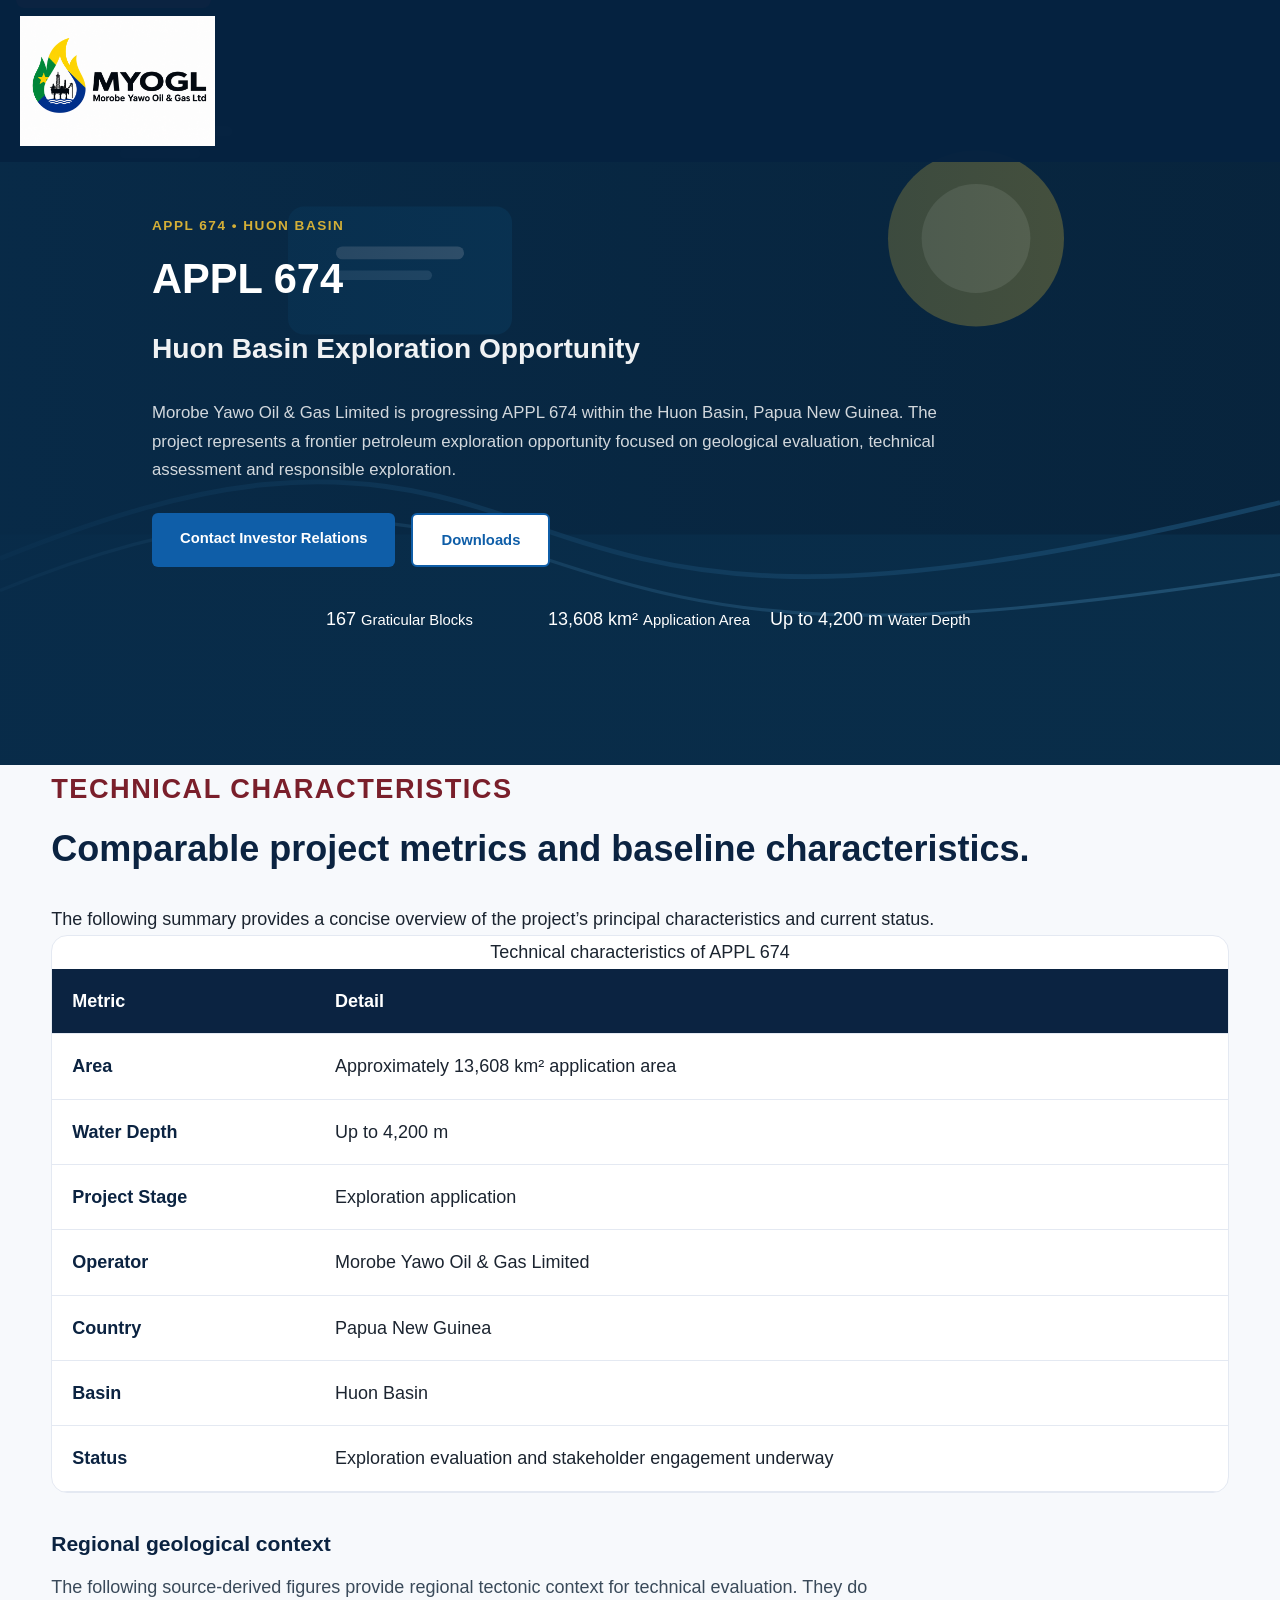
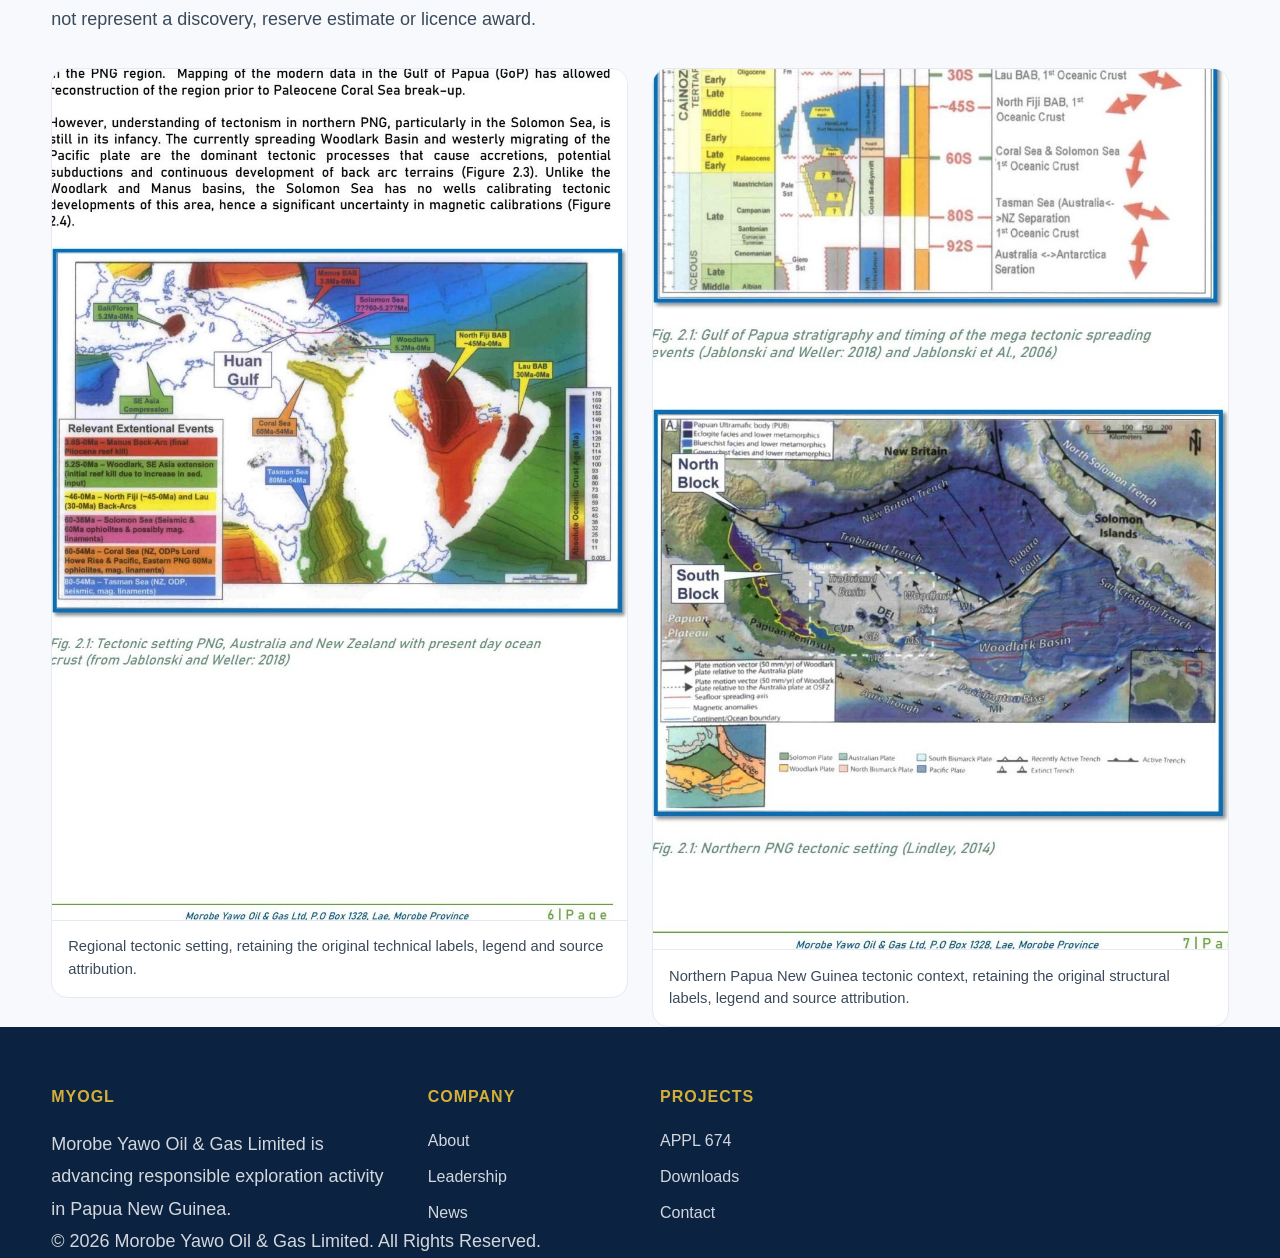
<file: technical.html>
<!doctype html>
<html lang="en">
  <head>
    <meta charset="UTF-8" />
    <meta name="viewport" content="width=device-width, initial-scale=1.0" />
    <meta name="description" content="APPL 674 is an offshore petroleum exploration application in the Huon Basin, Papua New Guinea, being progressed by Morobe Yawo Oil &amp; Gas Limited." />
    <title>APPL 674 | Huon Basin | MYOGL</title>
    <link rel="icon" type="image/png" href="images/logos/icon.png" />
    <link rel="stylesheet" href="assets/css/style.css" />
    <link rel="stylesheet" href="assets/css/appl674.css" />
  </head>
  <body>
    <a class="skip-link" href="#main-content">Skip to main content</a>

    <header class="hero appl674-hero">
      <div class="site-header">
        <div class="container navbar">
          <a class="brand appl-brand" href="index.html" aria-label="MYOGL home">
<img src="images/logos/header-logo.png" alt="MYOGL" class="appl-brand-logo">
</a>
        </div>
      </div>

      <div class="container hero-content">
        <div class="hero-copy">
          <p class="section-label">APPL 674 • Huon Basin</p>
          <h1>APPL 674</h1>
          <h2 class="hero-subtitle">Huon Basin Exploration Opportunity</h2>
          <p class="lead">Morobe Yawo Oil &amp; Gas Limited is progressing APPL 674 within the Huon Basin, Papua New Guinea. The project represents a frontier petroleum exploration opportunity focused on geological evaluation, technical assessment and responsible exploration.</p>
          <div class="hero-actions">
            <a class="button" href="contact.html">Contact Investor Relations</a>
            <a class="button-secondary" href="downloads.html">Downloads</a>
          </div>
        </div>

        <div class="hero-panel" aria-label="Project highlights">
          <div class="hero-stats">
            <div class="hero-stat">
              <span class="stat-number">167</span>
              <span class="stat-label">Graticular Blocks</span>
            </div>
            <div class="hero-stat">
              <span class="stat-number">13,608 km²</span>
              <span class="stat-label">Application Area</span>
            </div>
            <div class="hero-stat">
              <span class="stat-number">Up to 4,200 m</span>
              <span class="stat-label">Water Depth</span>
            </div>
          </div>
        </div>
      </div>
    </header>

    <main id="main-content">
      <section id="technical" class="section section-surface">
        <div class="container">
          <div class="section-intro">
            <p class="section-label">Technical Characteristics</p>
            <h2>Comparable project metrics and baseline characteristics.</h2>
            <p class="lead">The following summary provides a concise overview of the project’s principal characteristics and current status.</p>
          </div>

          <div class="table-wrap">
            <table class="data-table">
              <caption class="visually-hidden">Technical characteristics of APPL 674</caption>
              <thead>
                <tr>
                  <th scope="col">Metric</th>
                  <th scope="col">Detail</th>
                </tr>
              </thead>
              <tbody>
                <tr>
                  <th scope="row">Area</th>
                  <td>Approximately 13,608 km² application area</td>
                </tr>
                <tr>
                  <th scope="row">Water Depth</th>
                  <td>Up to 4,200 m</td>
                </tr>
                <tr>
                  <th scope="row">Project Stage</th>
                  <td>Exploration application</td>
                </tr>
                <tr>
                  <th scope="row">Operator</th>
                  <td>Morobe Yawo Oil & Gas Limited</td>
                </tr>
                <tr>
                  <th scope="row">Country</th>
                  <td>Papua New Guinea</td>
                </tr>
                <tr>
                  <th scope="row">Basin</th>
                  <td>Huon Basin</td>
                </tr>
                <tr>
                  <th scope="row">Status</th>
                  <td>Exploration evaluation and stakeholder engagement underway</td>
                </tr>
              </tbody>
            </table>
          </div>

          <div class="technical-visual-heading">
            <h3>Regional geological context</h3>
            <p>The following source-derived figures provide regional tectonic context for technical evaluation. They do not represent a discovery, reserve estimate or licence award.</p>
          </div>
          <div class="technical-visual-grid technical-visual-grid-two">
            <figure class="technical-figure">
              <img class="technical-figure-image" src="images/maps/regional-tectonic-setting-clean.jpg" alt="Regional tectonic setting map showing geological structures and plate boundaries" loading="lazy" />
              <figcaption>Regional tectonic setting, retaining the original technical labels, legend and source attribution.</figcaption>
            </figure>
            <figure class="technical-figure">
              <img class="technical-figure-image" src="images/maps/northern-png-tectonic-setting-clean.jpg" alt="Northern Papua New Guinea tectonic setting map" loading="lazy" />
              <figcaption>Northern Papua New Guinea tectonic context, retaining the original structural labels, legend and source attribution.</figcaption>
            </figure>
          </div>

        </div>
      </section>
    </main>

    <footer class="site-footer">
      <div class="container footer-grid">
        <div>
          <h3>MYOGL</h3>
          <p>Morobe Yawo Oil &amp; Gas Limited is advancing responsible exploration activity in Papua New Guinea.</p>
        </div>
        <div>
          <h3>Company</h3>
          <div class="footer-nav">
            <a href="about.html">About</a>
            <a href="leadership.html">Leadership</a>
            <a href="news.html">News</a>
          </div>
        </div>
        <div>
          <h3>Projects</h3>
          <div class="footer-nav">
            <a href="appl674.html">APPL 674</a>
            <a href="downloads.html">Downloads</a>
            <a href="contact.html">Contact</a>
          </div>
        </div>
      </div>
      <div class="container footer-note">
        <p>© 2026 Morobe Yawo Oil &amp; Gas Limited. All Rights Reserved.</p>
      </div>
    </footer>

    <script src="assets/js/appl674.js"></script>
  </body>
</html>
</file>
<file: assets/css/style.css>
:root{--primary:#0b2341;--hero-blue:#0f5ea8;--accent:#d4af37;--bg:#f7f9fc;--text:#1b2430;--white:#fff;--border:#e4e9f2;--muted:#3a4a5a}
*{margin:0;padding:0;box-sizing:border-box}
body{font-family:Segoe UI,Arial,sans-serif;font-size:1.125rem;font-weight:500;line-height:1.8;background:var(--bg);color:var(--text)}
.container{width:min(92%,1200px);margin:auto}
.skip-link{position:absolute;left:-9999px;z-index:999;padding:8px 16px;background:var(--accent);color:#111;text-decoration:none}
.skip-link:focus{left:16px;top:16px}

/* Sticky Navigation */
.site-header{position:sticky;top:0;z-index:100;background:var(--primary)}
.navbar{display:flex;justify-content:space-between;align-items:center;padding:20px 0}
.brand{display:flex;align-items:center;text-decoration:none}
.brand-logo{max-width:320px;height:auto;display:block}
.nav-links{display:flex;gap:28px;list-style:none}
.nav-links a{color:rgba(255,255,255,.82);text-decoration:none;font-size:.925rem;font-weight:500;transition:color .2s}
.nav-links a:hover{color:var(--accent)}

/* Hero */
.hero{min-height:85vh;background:var(--hero-blue);color:#fff;display:flex;align-items:center}
.hero-layout{display:grid;grid-template-columns:58% 38%;gap:3rem;align-items:center;width:100%}
.hero-content{padding:80px 0}
.hero-content .section-label{margin-bottom:1rem;font-size:.85rem;letter-spacing:1.5px}
.hero-content h1{font-size:2.6rem;line-height:1.2;margin-bottom:1.25rem;font-weight:700}
.hero-content .lead{font-size:1.05rem;line-height:1.7;margin-bottom:1.75rem;color:rgba(255,255,255,.82)}
.hero-actions{display:flex;gap:16px;margin-bottom:2rem}
.hero-tags{display:flex;flex-wrap:wrap;gap:12px 24px;list-style:none}
.hero-tags li{font-size:.925rem;color:rgba(255,255,255,.65)}

/* Hero Snapshot Card */
.hero-panel{display:flex;justify-content:flex-end}
.snapshot-card{background:var(--white);border:1px solid var(--border);border-radius:1.125rem;padding:2rem;box-shadow:0 4px 20px rgba(0,0,0,.08);width:100%;max-width:340px}
.snapshot-heading{color:#7A1F2B;text-transform:uppercase;font-size:1.6rem;letter-spacing:1.5px;font-weight:700;margin-bottom:1.25rem}
.snapshot-row{display:flex;justify-content:space-between;align-items:center;padding:1rem 0;border-bottom:1px solid var(--border)}
.snapshot-row:last-child{border-bottom:none}
.snapshot-key{color:var(--muted);font-size:.875rem}
.snapshot-value{color:var(--primary);font-weight:600;font-size:.875rem}

/* Buttons */
.button,.button-secondary{padding:12px 28px;text-decoration:none;border-radius:6px;font-weight:700;font-size:.925rem;display:inline-block;transition:opacity .2s}
.button{background:var(--hero-blue);color:#fff}
.button-secondary{background:var(--white);border:2px solid var(--hero-blue);color:var(--hero-blue)}
.button:hover,.button-secondary:hover{opacity:.88}

/* Section Label & Heading */
.section-label{color:var(--accent);text-transform:uppercase;font-size:.85rem;letter-spacing:1.5px;font-weight:600;margin-bottom:.75rem}
section h2{font-size:2.25rem;font-weight:700;color:var(--primary);margin-bottom:2rem;line-height:1.25}

/* Project Snapshot (Statistics) */
.stats-section{padding:5rem 0;background:var(--bg);text-align:center}
.stats-section .section-label{text-align:center}
.stats-section h2{text-align:center}
.stats-grid{display:grid;grid-template-columns:repeat(4,1fr);gap:1.5rem}
.stat-card{background:var(--white);border:1px solid var(--border);border-radius:.75rem;padding:2rem 1rem;text-align:center;display:flex;flex-direction:column;justify-content:center;min-height:140px}
.stat-value{font-size:1.5rem;font-weight:700;color:var(--primary);margin-bottom:.35rem}
.stat-label{font-size:.925rem;font-weight:500;color:var(--muted)}

/* About MYOGL */
.about-section{padding:5rem 0;background:var(--white)}
.about-content{max-width:720px}
.about-text .section-label{margin-bottom:.75rem}
.about-text h2{margin-bottom:1.25rem}
.about-text p:not(.section-label){font-size:1.125rem;font-weight:500;line-height:1.8;color:var(--text);margin-bottom:1.75rem}
.about-text .button{margin-top:.5rem}

/* APPL 674 Overview */
.project-section{padding:6rem 0;background:var(--bg)}
.project-layout{display:grid;grid-template-columns:58% 38%;gap:3rem;align-items:start;width:100%}
.project-content-col .section-label{margin-bottom:.75rem}
.project-content-col h2{font-size:2.25rem;font-weight:700;color:var(--primary);margin-bottom:1.25rem;line-height:1.25}
.project-intro-card{background:var(--white);border:1px solid var(--border);border-radius:1.125rem;padding:2rem;box-shadow:0 2px 12px rgba(0,0,0,.06);max-width:100%;margin-bottom:2rem}
.project-intro-card p{font-size:1.125rem;font-weight:500;line-height:1.8;color:var(--text)}
.project-panels{display:grid;grid-template-columns:1fr 1fr;gap:1.25rem;margin-bottom:2rem}
.project-panel{background:var(--white);border:1px solid var(--border);border-radius:1.125rem;padding:2rem;box-shadow:0 2px 12px rgba(0,0,0,.06)}
.project-panel h3{font-size:1.2rem;font-weight:700;color:var(--primary);margin-bottom:.5rem}
.project-panel p{font-size:1.05rem;font-weight:500;line-height:1.75;color:var(--muted)}
.project-content-col .button{margin-top:.5rem}
.project-info-col{display:flex;justify-content:flex-end}
.project-info-col .snapshot-card{max-width:100%}

/* Investment Highlights */
.invest-section{padding:6rem 0;background:var(--white)}
.invest-layout{display:grid;grid-template-columns:38% 58%;gap:3rem;align-items:start;width:100%}
.invest-info-col{display:flex;justify-content:flex-start}
.invest-info-col .snapshot-card{max-width:100%}
.invest-summary-note{margin-top:1.5rem;padding-top:1.25rem;border-top:1px solid var(--border)}
.invest-summary-note p{font-size:1.05rem;font-weight:500;line-height:1.75;color:var(--muted)}
.invest-content-col .section-label{margin-bottom:.75rem}
.invest-content-col h2{font-size:2.25rem;font-weight:700;color:var(--primary);margin-bottom:1.25rem;line-height:1.25}
.invest-intro-card{background:var(--white);border:1px solid var(--border);border-radius:1.125rem;padding:2rem;box-shadow:0 2px 12px rgba(0,0,0,.06);max-width:100%;margin-bottom:2rem}
.invest-intro-card p{font-size:1.125rem;font-weight:500;line-height:1.8;color:var(--text)}
.invest-panels{display:grid;grid-template-columns:1fr 1fr;gap:1.25rem;margin-bottom:2rem}
.invest-panel{background:var(--white);border:1px solid var(--border);border-radius:1.125rem;padding:2rem;box-shadow:0 2px 12px rgba(0,0,0,.06)}
.invest-panel h3{font-size:1.2rem;font-weight:700;color:var(--primary);margin-bottom:.5rem}
.invest-panel p{font-size:1.05rem;font-weight:500;line-height:1.75;color:var(--muted)}
.invest-content-col .button{margin-top:.5rem}

/* Leadership Preview */
.leadership-section{padding:6rem 0;background:var(--primary);color:#fff}
.leadership-layout{display:grid;grid-template-columns:40% 56%;gap:3rem;align-items:start;width:100%}
.leadership-cards-col{display:grid;gap:1.5rem}
.leadership-card{background:var(--white);border:1px solid var(--border);border-radius:1.125rem;padding:2rem;box-shadow:0 2px 12px rgba(0,0,0,.06);text-align:center}
.leadership-photo{max-width:50%;height:auto;aspect-ratio:4/5;border-radius:1.125rem;object-fit:cover;border:1px solid var(--border);box-shadow:0 2px 12px rgba(0,0,0,.06);margin:0 auto 1.25rem;display:block}
.leadership-card h3{font-size:1.2rem;font-weight:700;color:var(--primary);margin-bottom:.25rem}
.leadership-position{font-size:.9rem;font-weight:600;color:var(--hero-blue);margin-bottom:.75rem}
.leadership-card p:not(.leadership-position){font-size:1.05rem;font-weight:500;line-height:1.75;color:var(--muted)}
.leadership-content-col .section-label{margin-bottom:.75rem}
.leadership-content-col h2{font-size:2.25rem;font-weight:700;color:#fff;margin-bottom:1.25rem;line-height:1.25}
.leadership-intro-card{background:var(--white);border:1px solid var(--border);border-radius:1.125rem;padding:2rem;box-shadow:0 2px 12px rgba(0,0,0,.06);margin-bottom:2rem}
.leadership-intro-card p{font-size:1.125rem;font-weight:500;line-height:1.8;color:var(--text)}
.leadership-content-col .button{background:var(--accent);color:#111}

/* Investor Contact CTA */
.cta-section{padding:5rem 0;background:var(--primary);color:#fff;text-align:center}
.cta-content{max-width:720px;margin:auto}
.cta-content .section-label{margin-bottom:.75rem}
.cta-content h2{font-size:2rem;font-weight:700;margin-bottom:1.25rem;color:#fff}
.cta-content p:not(.section-label){font-size:1.05rem;line-height:1.7;margin-bottom:1.75rem;color:rgba(255,255,255,.82)}
.cta-content .button{margin-top:.5rem}

/* Investor Relations */
.ir-section{padding:5rem 0;background:var(--primary)}
.ir-panel{background:var(--white);border:1px solid var(--border);border-radius:1.125rem;padding:2.5rem;box-shadow:0 4px 20px rgba(0,0,0,.08);max-width:1000px;margin:0 auto;display:grid;grid-template-columns:1.2fr 1fr;gap:2.5rem;align-items:start}
.ir-main .section-label{margin-bottom:.75rem}
.ir-main h2{font-size:2.25rem;font-weight:700;color:var(--primary);margin-bottom:1.5rem;line-height:1.25}
.ir-main>p{font-size:1.125rem;font-weight:500;line-height:1.8;color:var(--text);margin-bottom:1.5rem}
.ir-actions{display:flex;gap:16px;flex-wrap:wrap;margin-top:.5rem}
.ir-contact{background:var(--bg);border:1px solid var(--border);border-radius:1.125rem;padding:2rem}
.ir-contact h3{font-size:2rem;font-weight:700;color:#7A1F2B;text-transform:uppercase;letter-spacing:1.5px;margin-bottom:1.25rem}
.ir-contact-name{font-size:1.35rem;font-weight:700;color:var(--primary);margin-bottom:.25rem}
.ir-contact-position{font-size:.95rem;font-weight:600;color:var(--hero-blue);margin-bottom:1rem}
.ir-contact-email{display:inline-block;font-size:1.05rem;font-weight:600;color:var(--hero-blue);text-decoration:none;margin-bottom:1.25rem;padding:2px 0;transition:color .2s,text-decoration .2s}
.ir-contact-email:hover,.ir-contact-email:focus{color:var(--primary);text-decoration:underline}
.ir-contact-note{font-size:1rem;font-weight:500;line-height:1.7;color:var(--muted)}

/* Why Papua New Guinea */
.why-png-section{padding:5rem 0;background:var(--white)}
.why-png-layout{display:grid;grid-template-columns:48% 52%;gap:2.5rem;align-items:center}
.why-png-image{position:relative;width:100%;border-radius:1.125rem;border:1px solid var(--border);background:#eef2f7;box-shadow:0 4px 20px rgba(0,0,0,.08);overflow:hidden}
.why-png-image img{width:100%;height:auto;display:block;border-radius:1.125rem}
.why-png-image-placeholder{position:absolute;inset:0;display:flex;align-items:center;justify-content:center;border:2px dashed var(--border);border-radius:1.125rem;margin:1rem}
.why-png-image-placeholder span{color:var(--muted);font-size:.95rem;font-weight:500;text-align:center;padding:1rem}
.tech-figure{margin:2rem 0;text-align:center}
.tech-figure img{max-width:100%;height:auto;border-radius:1.125rem;border:1px solid var(--border);box-shadow:0 2px 12px rgba(0,0,0,.06)}
.tech-figure figcaption{font-size:.9rem;font-weight:500;color:var(--muted);margin-top:.75rem;line-height:1.6;text-align:center;max-width:720px;margin-left:auto;margin-right:auto}
.tech-figure .map-label{font-size:1.7rem;font-weight:700;color:#7A1F2B;text-transform:uppercase;letter-spacing:1px;margin-bottom:.5rem;display:block}
.why-png-content .section-label{margin-bottom:.75rem}
.why-png-content h2{font-size:2.25rem;font-weight:700;color:var(--primary);margin-bottom:1.25rem;line-height:1.25}
.why-png-content>p{font-size:1.125rem;font-weight:500;line-height:1.8;color:var(--text);margin-bottom:2.75rem}
.why-png-grid{display:grid;grid-template-columns:1fr 1fr;gap:1.25rem}
.why-png-card{background:var(--white);border:1px solid var(--border);border-radius:.75rem;padding:1.5rem;box-shadow:0 2px 12px rgba(0,0,0,.06)}
.why-png-card h3{font-size:1.2rem;font-weight:700;color:var(--primary);margin-bottom:.5rem}
.why-png-card p{font-size:1.05rem;font-weight:500;line-height:1.75;color:var(--muted)}
.why-png-content .button{margin-top:1.5rem}

/* Footer */
.site-footer{background:var(--primary);color:rgba(255,255,255,.82);padding:3.5rem 0 0}
.footer-grid{display:grid;grid-template-columns:1.4fr 0.8fr 1fr 1.2fr;gap:2.5rem;align-items:start}
.footer-logo{max-width:400px;height:auto;display:block;margin-bottom:.75rem}
.footer-company-name{font-size:1.05rem;font-weight:700;color:#fff;margin-bottom:.75rem}
.footer-summary{font-size:1rem;font-weight:500;line-height:1.75;color:rgba(255,255,255,.78)}
.footer-grid h3{font-size:1rem;font-weight:700;margin-bottom:1rem;color:var(--accent);text-transform:uppercase;letter-spacing:1px}
.footer-nav{display:grid;gap:.65rem}
.footer-nav a{color:rgba(255,255,255,.82);text-decoration:none;line-height:1.6;font-size:1rem;font-weight:500;transition:color .2s}
.footer-nav a:hover{color:var(--accent)}
.footer-nav a:focus{outline:2px solid var(--accent);outline-offset:2px;border-radius:2px}
.footer-ir-name{font-size:1.05rem;font-weight:700;color:#fff;margin-bottom:.15rem}
.footer-ir-position{font-size:1rem;font-weight:600;color:var(--accent);margin-bottom:.75rem}
.footer-ir-email{color:var(--hero-blue);text-decoration:none;font-size:1rem;font-weight:600;display:inline-block;margin-bottom:.75rem;transition:color .2s,text-decoration .2s}
.footer-ir-email:hover,.footer-ir-email:focus{color:var(--accent);text-decoration:underline}
.footer-ir-note{font-size:1rem;font-weight:500;line-height:1.7;color:rgba(255,255,255,.78)}
.footer-bottom{display:flex;justify-content:space-between;align-items:center;padding:1.5rem 0;margin-top:2.5rem;border-top:1px solid rgba(255,255,255,.12);font-size:.95rem;color:rgba(255,255,255,.78)}
.footer-bottom p{margin:0}
.footer-bottom-links{display:flex;gap:1.5rem}
.footer-bottom-links a{color:rgba(255,255,255,.82);text-decoration:none;transition:color .2s}
.footer-bottom-links a:hover{color:var(--accent)}
.footer-bottom-links a:focus{outline:2px solid var(--accent);outline-offset:2px;border-radius:2px}

/* Responsive */
@media(max-width:960px){
.hero-layout{grid-template-columns:1fr;gap:2rem}
.hero-content h1{font-size:2rem}
.hero-panel{justify-content:center}
.snapshot-card{max-width:100%}
.stats-grid{grid-template-columns:repeat(2,1fr)}
.invest-layout{grid-template-columns:1fr;gap:2rem}
.invest-info-col{justify-content:stretch}
.project-layout{grid-template-columns:1fr;gap:2rem}
.project-info-col{justify-content:stretch}
.leadership-layout{grid-template-columns:1fr;gap:2rem}
.leadership-cards-col{order:2}
.leadership-content-col{order:1}
.why-png-layout{grid-template-columns:1fr;gap:2rem}
.why-png-image{max-width:100%}
.footer-grid{grid-template-columns:1fr 1fr;gap:2rem}
.nav-links{gap:16px}
.brand-logo{max-width:260px}
.ir-panel{grid-template-columns:1fr;gap:2rem}
.footer-bottom{flex-direction:column;gap:.75rem;text-align:center}
}
@media(max-width:640px){
.hero{min-height:60vh}
.stats-grid{grid-template-columns:1fr}
.hero-actions{flex-direction:column}
.nav-links{gap:12px;font-size:.85rem}
.hero-content h1{font-size:1.6rem}
.why-png-grid{grid-template-columns:1fr}
.brand-logo{max-width:200px}
.ir-actions{flex-direction:column}
.ir-panel{padding:1.5rem}
.footer-grid{grid-template-columns:1fr;gap:1.5rem}
.footer-logo{max-width:320px}
}

/* Homepage completion — clean APPL 674 geographic visual */
.why-png-map-figure {
  margin: 0;
  overflow: hidden;
  border: 1px solid var(--color-border, #dfe5ec);
  border-radius: var(--radius-lg, 16px);
  background: var(--color-surface, #fff);
  box-shadow: 0 18px 45px rgba(15, 35, 55, 0.10);
}

.why-png-map-image {
  display: block;
  width: 100%;
  height: auto;
  max-height: 720px;
  object-fit: contain;
  background: #fff;
}

.why-png-map-figure figcaption {
  padding: 0.85rem 1rem 1rem;
  border-top: 1px solid var(--color-border, #dfe5ec);
  color: var(--color-muted, #5f6b76);
  font-size: 0.88rem;
  line-height: 1.5;
}

.hero-status-note {
  max-width: 62rem;
  margin-top: 1rem;
  padding: 0.8rem 1rem;
  border-left: 3px solid currentColor;
  font-size: 0.9rem;
  line-height: 1.5;
  opacity: 0.92;
}

@media (max-width: 900px) {
  .why-png-map-image {
    max-height: none;
  }
}

@media print {
  .why-png-map-figure {
    break-inside: avoid !important;
    page-break-inside: avoid !important;
    box-shadow: none !important;
  }

  .why-png-map-image {
    display: block !important;
    visibility: visible !important;
    opacity: 1 !important;
    width: 100% !important;
    max-height: 185mm !important;
    object-fit: contain !important;
  }

  .hero-status-note {
    break-inside: avoid !important;
    page-break-inside: avoid !important;
  }
}

/* FINAL A4 PDF PAGINATION OVERRIDE */
@media print {
  @page {
    size: A4 portrait;
    margin: 12mm 10mm 14mm 10mm;
  }

  html, body {
    width: 100% !important;
    height: auto !important;
    min-height: 0 !important;
    max-height: none !important;
    overflow: visible !important;
    zoom: 1 !important;
  }

  body {
    margin: 0 !important;
    background: #fff !important;
    font-size: 10pt !important;
    line-height: 1.4 !important;
    -webkit-print-color-adjust: exact !important;
    print-color-adjust: exact !important;
  }

  *, *::before, *::after {
    animation: none !important;
    transition: none !important;
  }

  .site-header,
  .skip-link {
    display: none !important;
  }

  main, section, header, footer,
  .hero, .container,
  .hero-layout, .stats-grid, .why-png-layout,
  .about-layout, .project-layout, .invest-layout,
  .leadership-layout, .leadership-cards-col,
  .ir-panel, .footer-grid {
    position: static !important;
    float: none !important;
    width: auto !important;
    max-width: none !important;
    height: auto !important;
    min-height: 0 !important;
    max-height: none !important;
    overflow: visible !important;
    transform: none !important;
  }

  .hero,
  .stats-section,
  .why-png-section,
  .about-section,
  .project-section,
  .invest-section,
  .leadership-section,
  .ir-section,
  .site-footer {
    padding-top: 7mm !important;
    padding-bottom: 7mm !important;
  }

  /* Major corporate sections begin cleanly on a new PDF page. */
  .why-png-section,
  .about-section,
  .project-section,
  .invest-section,
  .leadership-section,
  .ir-section,
  .site-footer {
    break-before: page !important;
    page-break-before: always !important;
  }

  .hero {
    break-after: page !important;
    page-break-after: always !important;
  }

  .stats-section {
    break-before: auto !important;
    page-break-before: auto !important;
  }

  .leadership-layout {
    display: block !important;
  }

  .leadership-cards-col {
    display: grid !important;
    grid-template-columns: repeat(3, minmax(0, 1fr)) !important;
    gap: 5mm !important;
  }

  .leadership-card,
  .stat-card,
  .why-png-card,
  .project-panel,
  .invest-panel,
  .snapshot-card,
  .ir-contact,
  .why-png-map-figure {
    break-inside: avoid !important;
    page-break-inside: avoid !important;
  }

  .leadership-photo {
    display: block !important;
    visibility: visible !important;
    opacity: 1 !important;
    width: 38mm !important;
    height: 48mm !important;
    object-fit: cover !important;
    margin: 0 auto 3mm !important;
  }

  img {
    max-width: 100% !important;
    height: auto !important;
    visibility: visible !important;
    opacity: 1 !important;
  }

  .why-png-map-image {
    max-height: 170mm !important;
    object-fit: contain !important;
  }

  h1, h2, h3, h4,
  .section-label, .section-intro {
    break-after: avoid !important;
    page-break-after: avoid !important;
  }

  a {
    color: inherit !important;
    text-decoration: none !important;
  }
}


/* Soft section background utility */
.section-soft{background:var(--bg)}

/* Investment page burgundy accent */
body.investment-page .section-label{color:#7A1F2B;font-size:1.7rem;font-weight:800}

/* Homepage light-background burgundy label treatment */
.stats-section .section-label,
.why-png-section .section-label,
.about-section .section-label,
.project-section .section-label,
.invest-section .section-label {
  color: #7A1F2B;
  font-size: 1.7rem;
  font-weight: 700;
}

.hero-panel .snapshot-heading,
.project-section .snapshot-heading,
.invest-section .snapshot-heading {
  color: #7A1F2B;
  font-size: 1.6rem;
  font-weight: 700;
}

/* Light-background Investor Relations panel burgundy label */
.ir-panel .ir-main .section-label {
  color: #7A1F2B;
  font-size: 1.7rem;
  font-weight: 700;
}

/* News page light-background burgundy label treatment */
.news-page .news-intro .section-label,
.news-page .update-panel .section-label {
  color: #7A1F2B;
  font-size: 1.7rem;
  font-weight: 700;
}

.news-page .news-category {
  color: #7A1F2B;
  font-size: 1.56rem;
  font-weight: 700;
}

.news-page .update-contact h3 {
  color: #7A1F2B;
  font-size: 1.8rem;
  font-weight: 700;
}

/* Homepage-only wide header and navigation alignment */
@media (min-width: 1100px) {
  body.home-page .site-header > .container {
    max-width: none;
    width: 100%;
    padding-left: 4px;
    padding-right: 16px;
  }

  body.home-page .navbar {
    width: 100%;
  }

  body.home-page .brand {
    margin-right: auto;
  }

  body.home-page .navbar > nav {
    flex: 1;
    min-width: 0;
  }

  body.home-page .nav-links {
    width: 100%;
    margin-left: 0;
    justify-content: center;
    gap: 12px;
  }

  body.home-page .nav-links a {
    letter-spacing: 0.45px;
    white-space: nowrap;
  }
}
</file>
<file: assets/css/png-identity.css>
.png-identity-carousel {
position: relative;
overflow: hidden;
min-height: 420px;
margin: 0;
border-radius: 8px;
background: #061b33;
box-shadow: 0 18px 42px rgba(6, 27, 51, 0.18);
}

.png-identity-slides {
position: relative;
height: 100%;
min-height: inherit;
aspect-ratio: 4 / 3;
}

.png-identity-slide {
position: absolute;
inset: 0;
display: flex;
align-items: stretch;
justify-content: center;
opacity: 0;
visibility: hidden;
transition: opacity 1400ms ease, visibility 1400ms ease;
background: linear-gradient(135deg, #071d36 0%, #102f4f 100%);
}

.png-identity-slide.is-active {
opacity: 1;
visibility: visible;
z-index: 1;
}

.png-identity-image {
display: block;
width: 100%;
height: 100%;
}

.png-identity-image-contain {
object-fit: contain;
padding: 42px;
background: #ffffff;
}

.png-identity-image-cover {
object-fit: cover;
}

.png-identity-image-fill {
object-fit: cover;
object-position: center;
}

.png-identity-image-map {
object-position: center;
}

.png-identity-caption {
position: absolute;
left: 0;
right: 0;
bottom: 0;
z-index: 2;
display: block;
padding: 84px 32px 32px;
color: #ffffff;
background: linear-gradient(180deg, rgba(4, 18, 34, 0) 0%, rgba(4, 18, 34, 0.88) 72%, rgba(4, 18, 34, 0.95) 100%);
}

.png-identity-title,
.png-identity-text {
display: block;
}

.png-identity-title {
font-size: clamp(1.35rem, 2.4vw, 2rem);
font-weight: 700;
line-height: 1.15;
}

.png-identity-text {
max-width: 36rem;
margin-top: 8px;
font-size: 1rem;
line-height: 1.55;
color: rgba(255, 255, 255, 0.9);
}

.png-identity-indicators {
position: absolute;
left: 32px;
bottom: 18px;
z-index: 3;
display: flex;
gap: 9px;
align-items: center;
}

.png-identity-indicator {
width: 10px;
height: 10px;
padding: 0;
border: 1px solid rgba(255, 255, 255, 0.76);
border-radius: 50%;
background: rgba(255, 255, 255, 0.28);
cursor: pointer;
transition: background-color 200ms ease, border-color 200ms ease, transform 200ms ease;
}

.png-identity-indicator:hover,
.png-identity-indicator:focus-visible {
background: #ffffff;
border-color: #ffffff;
outline: 2px solid #8a1538;
outline-offset: 3px;
}

.png-identity-indicator.is-active {
background: #8a1538;
border-color: #ffffff;
transform: scale(1.18);
}

@media (max-width: 760px) {
.png-identity-carousel {
min-height: 320px;
}

.png-identity-slides {
aspect-ratio: 16 / 11;
}

.png-identity-image-contain {
padding: 28px;
}

.png-identity-caption {
padding: 72px 22px 28px;
}

.png-identity-title {
font-size: 1.32rem;
}

.png-identity-text {
font-size: 0.95rem;
}

.png-identity-indicators {
left: 22px;
bottom: 14px;
}
}

@media (prefers-reduced-motion: reduce) {
.png-identity-slide,
.png-identity-indicator {
transition: none;
}
}
</file>
<file: assets/css/appl674.css>
:root{--color-primary:var(--primary);--color-surface:var(--white);--color-border:var(--border);--color-muted:var(--muted);--color-accent:var(--accent);--color-white:var(--white);--space-2:0.5rem;--space-3:0.75rem;--space-4:1rem;--space-6:1.5rem;--space-8:2rem;--radius-sm:0.5rem;--radius-lg:1rem;}
/* APPL 674 page */
.skip-link {
  position: absolute;
  left: 1rem;
  top: -3rem;
  z-index: 2000;
  padding: 0.75rem 1rem;
  border-radius: var(--radius-sm);
  background: var(--color-primary);
  color: var(--color-white);
  text-decoration: none;
}

.skip-link:focus {
  top: 1rem;
}

.appl674-hero {
  background:
    linear-gradient(90deg, rgba(8, 43, 73, 0.94) 0%, rgba(8, 43, 73, 0.78) 45%, rgba(8, 43, 73, 0.6) 100%),
    url("../../images/hero/hero-energy.svg") center/cover no-repeat;
}

.hero-subtitle {
  margin-top: var(--space-3);
  margin-bottom: var(--space-6);
  font-size: clamp(1.35rem, 2.2vw, 1.8rem);
  color: rgba(255, 255, 255, 0.94);
}

.project-snapshot {
  background: var(--color-surface);
  border: 1px solid var(--color-border);
}

.snapshot-list {
  display: grid;
  gap: var(--space-4);
  margin: 0;
}

.snapshot-list div {
  padding-top: var(--space-3);
  border-top: 1px solid var(--color-border);
}

.snapshot-list dt {
  font-size: 1.25rem;
  font-weight: 700;
  color: var(--color-primary);
}

.snapshot-list dd {
  margin: 0.25rem 0 0;
  color: var(--color-muted);
}

.content-grid {
  display: grid;
  grid-template-columns: repeat(2, minmax(0, 1fr));
  gap: var(--space-6);
}

.table-wrap {
  overflow-x: auto;
  border: 1px solid var(--color-border);
  border-radius: var(--radius-lg);
  background: var(--color-surface);
}

.data-table {
  width: 100%;
  border-collapse: collapse;
}

.data-table th,
.data-table td {
  padding: 1rem 1.25rem;
  text-align: left;
  border-bottom: 1px solid var(--color-border);
}

.data-table thead th {
  background: var(--color-primary);
  color: var(--color-white);
}

.data-table tbody th {
  font-weight: 700;
  color: var(--color-primary);
}

.timeline {
  display: grid;
  gap: var(--space-4);
  padding: 0;
  margin: 0;
  list-style: none;
}

.timeline li {
  position: relative;
  padding: var(--space-6);
  padding-left: 2.5rem;
  border-left: 2px solid var(--color-border);
  background: var(--color-surface);
  border-radius: 0 var(--radius-lg) var(--radius-lg) 0;
}

.timeline li::before {
  content: "";
  position: absolute;
  left: -0.55rem;
  top: 1.5rem;
  width: 1rem;
  height: 1rem;
  border-radius: 50%;
  background: var(--color-accent);
}

.faq-list {
  display: grid;
  gap: var(--space-3);
}

.faq-item {
  border: 1px solid var(--color-border);
  border-radius: var(--radius-lg);
  background: var(--color-surface);
}

.faq-question {
  width: 100%;
  display: flex;
  justify-content: space-between;
  align-items: center;
  padding: 1.1rem 1.25rem;
  border: 0;
  background: transparent;
  font: inherit;
  font-weight: 700;
  text-align: left;
  color: var(--color-primary);
  cursor: pointer;
}

.faq-question::after {
  content: "+";
  font-size: 1.2rem;
  color: var(--color-accent);
}

.faq-question[aria-expanded="true"]::after {
  content: "−";
}

.faq-answer {
  padding: 0 1.25rem 1.1rem;
  color: var(--color-muted);
}

.panel-dark {
  background: linear-gradient(135deg, rgba(8, 43, 73, 0.96), rgba(14, 94, 138, 0.92));
  color: var(--color-white);
}

.text-center {
  text-align: center;
}

.justify-center {
  justify-content: center;
}

@media (max-width: 760px) {
  .content-grid {
    grid-template-columns: 1fr;
  }

  .hero-actions {
    flex-direction: column;
    align-items: flex-start;
  }

  .hero-subtitle {
    font-size: 1.3rem;
  }
}

/* Clean source-derived APPL 674 visual integration */
.technical-visual-grid {
  display: grid;
  gap: var(--space-6);
  margin-top: var(--space-8);
}

.technical-visual-grid-two {
  grid-template-columns: repeat(2, minmax(0, 1fr));
  align-items: start;
}

.technical-visual-heading {
  max-width: 52rem;
  margin-top: var(--space-8);
  margin-bottom: var(--space-4);
}

.technical-visual-heading h3 {
  margin-bottom: var(--space-2);
  color: var(--color-primary);
}

.technical-visual-heading p {
  margin: 0;
  color: var(--color-muted);
}

.technical-figure {
  margin: 0;
  overflow: hidden;
  border: 1px solid var(--color-border);
  border-radius: var(--radius-lg);
  background: var(--color-surface);
}

.technical-figure-image {
  display: block;
  width: 100%;
  height: auto;
}

.technical-figure figcaption {
  padding: 0.9rem 1rem 1rem;
  border-top: 1px solid var(--color-border);
  color: var(--color-muted);
  font-size: 0.92rem;
  line-height: 1.55;
}

.technical-visual-single {
  max-width: 58rem;
  margin: var(--space-8) auto 0;
}

.technical-figure-wide {
  width: 100%;
}

@media (max-width: 900px) {
  .technical-visual-grid-two {
    grid-template-columns: 1fr;
  }

  .technical-figure {
    max-width: 44rem;
    margin-inline: auto;
  }
}

@media (max-width: 760px) {
  .technical-visual-grid {
    gap: var(--space-4);
    margin-top: var(--space-6);
  }

  .technical-visual-heading {
    margin-top: var(--space-6);
  }

  .technical-visual-single {
    margin-top: var(--space-6);
  }

  .technical-figure figcaption {
    font-size: 0.88rem;
  }
}

/* Print / PDF export — normal paginated A4 output */
@media print {
  @page {
    size: A4 portrait;
    margin: 12mm 10mm 14mm;
  }

  html,
  body {
    width: auto !important;
    min-width: 0 !important;
    height: auto !important;
    overflow: visible !important;
    background: #fff !important;
    -webkit-print-color-adjust: exact !important;
    print-color-adjust: exact !important;
  }

  body {
    font-size: 10pt;
    line-height: 1.4;
  }

  .skip-link,
  .site-header,
  .nav-links,
  .hero-actions,
  .mobile-menu-toggle {
    display: none !important;
  }

  .hero,
  .section,
  .container,
  .content-grid,
  .card-grid,
  .technical-visual-grid,
  .technical-visual-single,
  .table-wrap,
  .timeline,
  .faq-list,
  .contact-card,
  footer {
    width: auto !important;
    max-width: none !important;
    height: auto !important;
    min-height: 0 !important;
    overflow: visible !important;
    transform: none !important;
  }

  .hero,
  .section {
    padding: 8mm 0 !important;
  }

  .container {
    padding-inline: 0 !important;
  }

  .content-grid,
  .card-grid,
  .technical-visual-grid-two {
    grid-template-columns: 1fr 1fr !important;
    gap: 5mm !important;
  }

  .technical-figure,
  .card,
  .contact-card,
  .table-wrap,
  .timeline li,
  details {
    break-inside: avoid;
    page-break-inside: avoid;
  }

  .technical-figure-image,
  img {
    max-width: 100% !important;
    height: auto !important;
    object-fit: contain !important;
  }

  .technical-figure-image {
    max-height: 225mm !important;
  }

  .technical-visual-grid {
    break-before: auto;
  }

  h1,
  h2,
  h3,
  .section-intro,
  .technical-visual-heading {
    break-after: avoid;
    page-break-after: avoid;
  }

  table {
    width: 100% !important;
    font-size: 8.5pt;
  }

  thead {
    display: table-header-group;
  }

  tr {
    break-inside: avoid;
    page-break-inside: avoid;
  }

  a {
    color: inherit !important;
    text-decoration: none !important;
  }

  .site-footer {
    break-before: auto;
  }
}

/* FINAL A4 PDF PAGINATION OVERRIDE */
@media print {
  @page {
    size: A4 portrait;
    margin: 12mm 10mm 14mm 10mm;
  }

  html, body {
    width: 100% !important;
    height: auto !important;
    min-height: 0 !important;
    max-height: none !important;
    overflow: visible !important;
    zoom: 1 !important;
  }

  body {
    margin: 0 !important;
    background: #fff !important;
    font-size: 9.5pt !important;
    line-height: 1.4 !important;
    -webkit-print-color-adjust: exact !important;
    print-color-adjust: exact !important;
  }

  *, *::before, *::after {
    animation: none !important;
    transition: none !important;
  }

  .skip-link,
  .site-header,
  .nav-links,
  .hero-actions,
  .mobile-menu-toggle {
    display: none !important;
  }

  main, section, header, footer,
  .hero, .container, .content-grid, .card-grid,
  .technical-visual-grid, .technical-visual-single,
  .table-wrap, .timeline, .faq-list, .contact-card {
    position: static !important;
    float: none !important;
    width: auto !important;
    max-width: none !important;
    height: auto !important;
    min-height: 0 !important;
    max-height: none !important;
    overflow: visible !important;
    transform: none !important;
  }

  .hero {
    padding: 8mm 0 !important;
    break-after: page !important;
    page-break-after: always !important;
  }

  main > section {
    padding: 7mm 0 !important;
    break-before: page !important;
    page-break-before: always !important;
  }

  .container {
    padding-left: 0 !important;
    padding-right: 0 !important;
  }

  .content-grid,
  .card-grid,
  .technical-visual-grid-two {
    grid-template-columns: 1fr 1fr !important;
    gap: 5mm !important;
  }

  .technical-figure,
  .card,
  .contact-card,
  .table-wrap,
  .timeline li,
  details {
    break-inside: avoid !important;
    page-break-inside: avoid !important;
  }

  /* Each technical figure gets readable space and may start a fresh page. */
  .technical-visual-grid .technical-figure,
  .technical-visual-single .technical-figure {
    break-before: auto !important;
    page-break-before: auto !important;
  }

  .technical-figure-image {
    display: block !important;
    width: 100% !important;
    max-width: 100% !important;
    height: auto !important;
    max-height: 205mm !important;
    object-fit: contain !important;
  }

  .technical-visual-single {
    max-width: 180mm !important;
    margin-left: auto !important;
    margin-right: auto !important;
  }

  h1, h2, h3, h4,
  .section-label, .section-intro,
  .technical-visual-heading {
    break-after: avoid !important;
    page-break-after: avoid !important;
  }

  table {
    width: 100% !important;
    font-size: 8.5pt !important;
  }

  thead { display: table-header-group !important; }

  tr {
    break-inside: avoid !important;
    page-break-inside: avoid !important;
  }

  img {
    visibility: visible !important;
    opacity: 1 !important;
  }

  a {
    color: inherit !important;
    text-decoration: none !important;
  }
}

/* =========================================================
   FINAL UNCLUTTERED APPL HEADER
   Logo left; navigation separate; hero copy below banner.
   ========================================================= */

.appl674-hero .site-header {
  position: relative !important;
  width: 100% !important;
  background: rgba(6, 35, 65, 0.97) !important;
}

.appl674-hero .navbar {
  display: flex !important;
  align-items: center !important;
  justify-content: space-between !important;
  gap: 1.25rem !important;
  width: 100% !important;
  padding: 1rem 0 !important;
}

/* Move logo back left and keep it readable without dominating banner. */
.appl-brand {
  margin-left: 1.25rem !important;
  flex: 0 0 auto !important;
}

.appl-brand-logo {
  display: block !important;
  width: auto !important;
  height: 130px !important;
  max-width: 390px !important;
  object-fit: contain !important;
}

/* Navigation remains wholly inside the dark-blue banner. */
.appl674-hero .nav-links {
  display: flex !important;
  position: static !important;
  align-items: center !important;
  justify-content: flex-end !important;
  flex-wrap: wrap !important;
  gap: 0.65rem 1.2rem !important;
  width: auto !important;
  max-width: 620px !important;
  margin: 0 1.5rem 0 0 !important;
  padding: 0 !important;
  transform: none !important;
}

.appl674-hero .nav-links a {
  display: inline-flex !important;
  width: auto !important;
  white-space: nowrap !important;
}

/* Critical repair: all white APPL text begins BELOW the blue header. */
.appl674-hero .hero-content {
  display: block !important;
  width: 100% !important;
  max-width: 1040px !important;
  margin: 0 auto !important;
  padding: 3.25rem 2rem 5rem !important;
  transform: none !important;
}

.appl674-hero .hero-copy {
  width: 100% !important;
  max-width: 820px !important;
  min-width: 0 !important;
  margin: 0 !important;
}

/* Metrics become a clean row below the main copy instead of crowding right edge. */
.appl674-hero .hero-panel {
  position: static !important;
  width: 100% !important;
  max-width: 820px !important;
  margin: 2.25rem 0 0 !important;
  padding: 0 !important;
  transform: none !important;
}

.appl674-hero .hero-stats {
  display: grid !important;
  grid-template-columns: repeat(3, minmax(0, 1fr)) !important;
  gap: 1.25rem !important;
}

.appl674-hero .hero-stat {
  min-width: 0 !important;
}

@media (max-width: 900px) {
  .appl674-hero .navbar {
    align-items: flex-start !important;
    flex-direction: column !important;
  }

  .appl-brand {
    margin-left: 1rem !important;
  }

  .appl-brand-logo {
    height: 110px !important;
    max-width: min(360px, calc(100vw - 2rem)) !important;
  }

  .appl674-hero .nav-links {
    justify-content: flex-start !important;
    margin: 0 1rem !important;
    max-width: none !important;
  }
}

@media (max-width: 650px) {
  .appl674-hero .hero-content {
    padding: 2.5rem 1.25rem 3.5rem !important;
  }

  .appl674-hero .hero-stats {
    grid-template-columns: 1fr !important;
  }
}

@media print {
  .appl674-hero .hero-content {
    display: block !important;
    max-width: none !important;
    padding: 8mm 0 7mm !important;
  }

  .appl674-hero .hero-panel {
    max-width: none !important;
    margin-top: 5mm !important;
  }

  .appl674-hero .hero-stats {
    grid-template-columns: repeat(3, minmax(0, 1fr)) !important;
  }
}



/* ROOT FIX: APPL hero must stack header above hero content */
.appl674-hero {
  display: block !important;
  align-items: initial !important;
}


/* APPL 674 hero statistics contrast */
.appl674-hero .stat-number,
.appl674-hero .stat-label {
  color: #ffffff;
}

/* APPL 674 light-background burgundy label treatment */
.section-intro .section-label,
.project-snapshot .section-label {
  color: #7A1F2B;
  font-size: 1.7rem;
  font-weight: 700;
}
</file>
